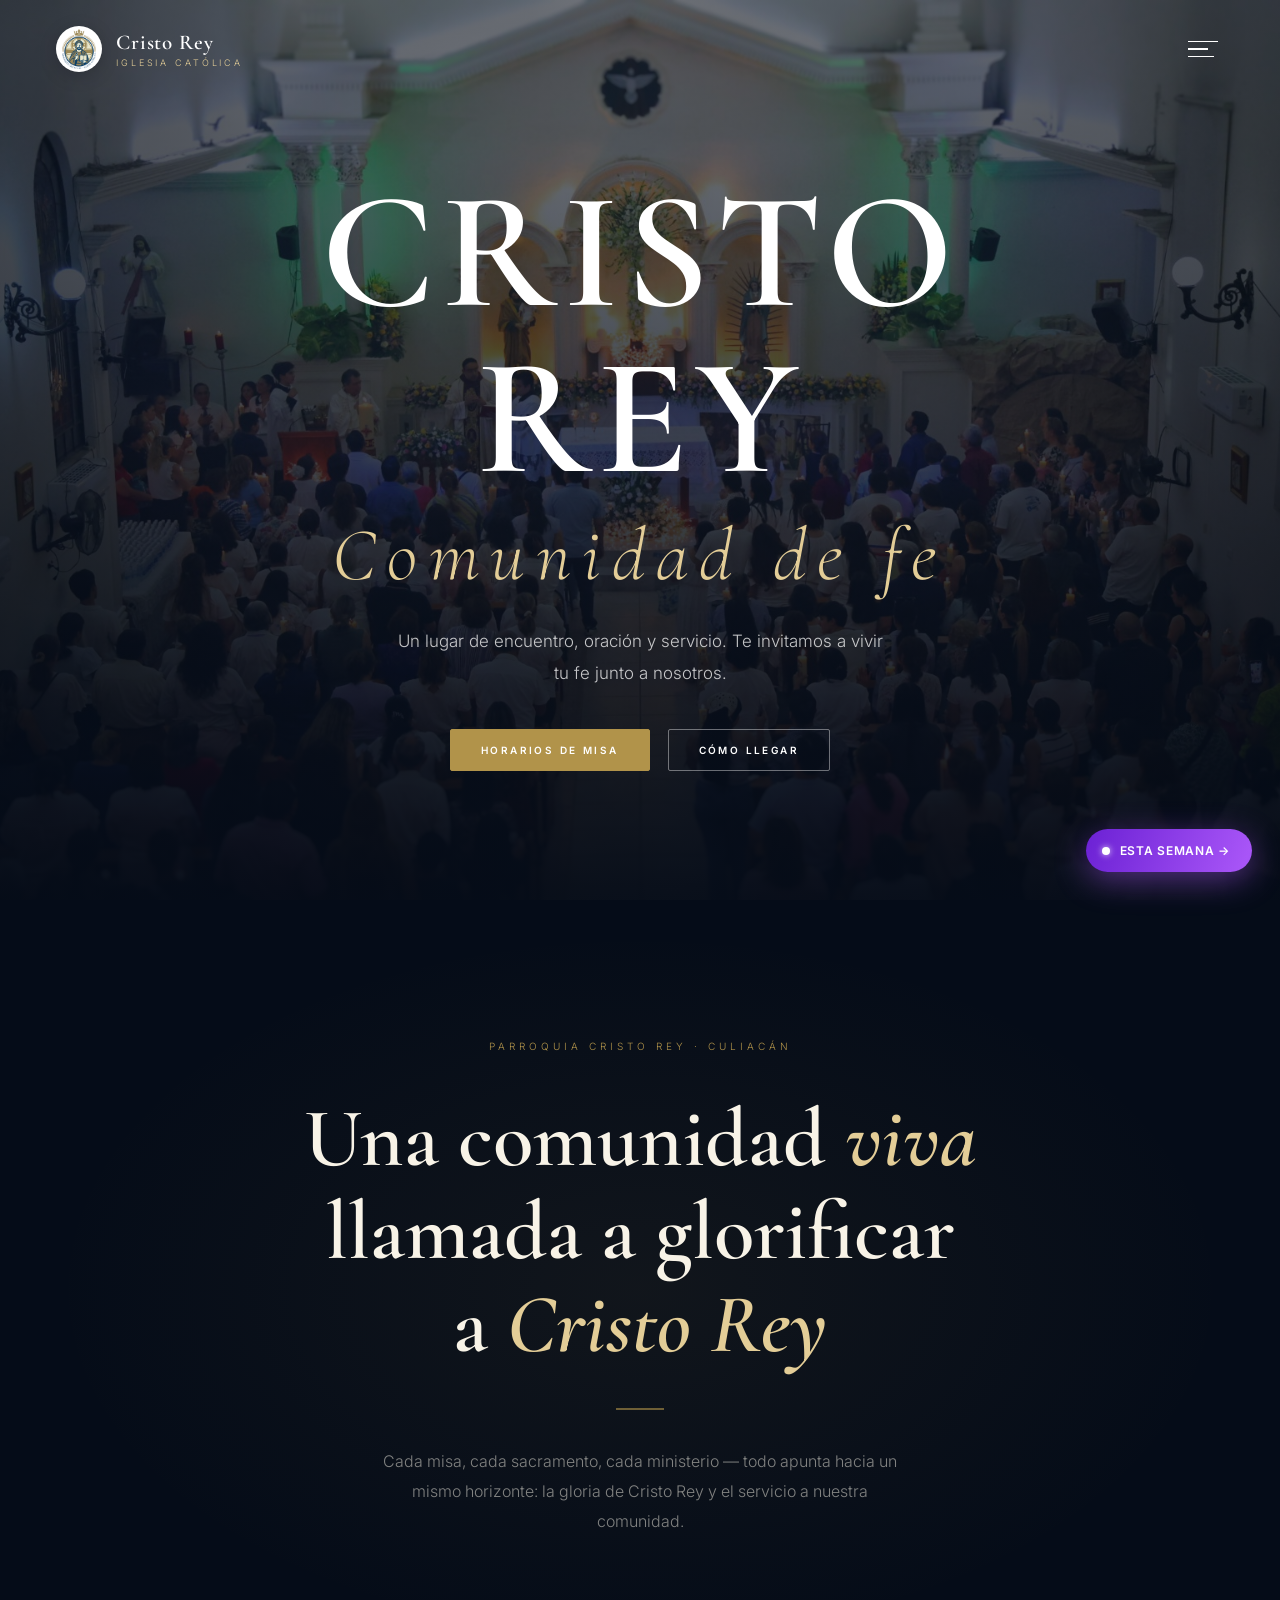
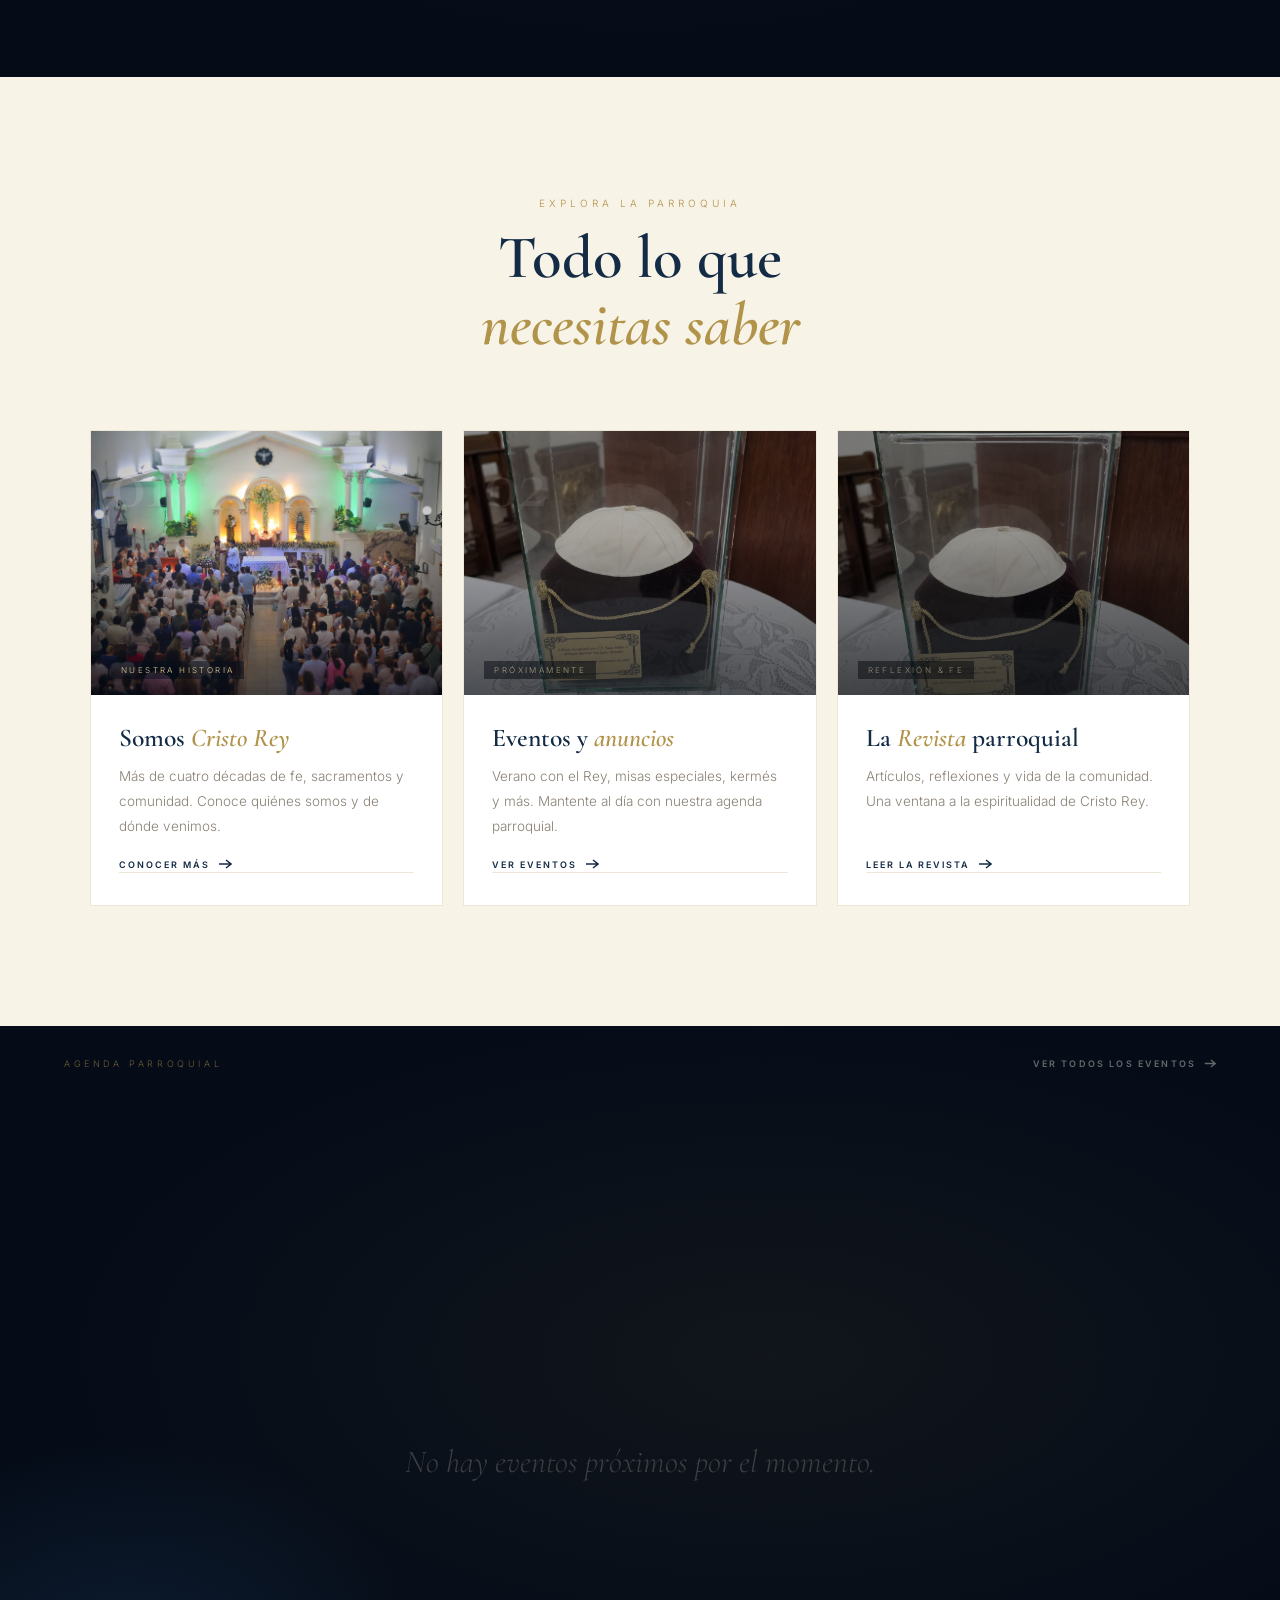
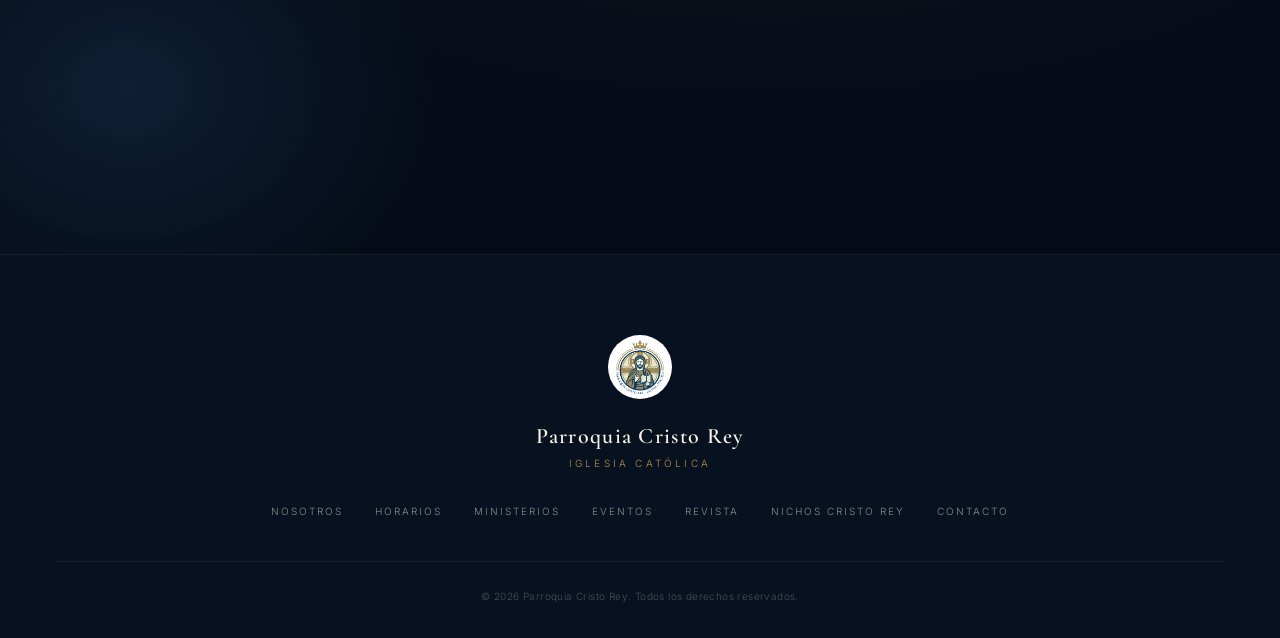
<file: index.html>
<!DOCTYPE html>
<html lang="es">
<head>
  <meta charset="UTF-8"/>
  <meta name="viewport" content="width=device-width, initial-scale=1.0"/>
  <title>Parroquia Cristo Rey</title>
  <meta name="description" content="Parroquia Cristo Rey — Iglesia Católica en Culiacán, Sinaloa. Horarios de misas, sacramentos, ministerios y eventos."/>
  <!-- Favicon -->
  <link rel="icon" type="image/png" href="/TNY-Media/assets/logo.png"/>
  <link rel="apple-touch-icon" href="/TNY-Media/assets/logo.png"/>
  <!-- Open Graph -->
  <meta property="og:site_name" content="Parroquia Cristo Rey"/>
  <meta property="og:locale" content="es_MX"/>
  <meta property="og:image" content="/TNY-Media/assets/hero.jpeg"/>
  <link href="https://fonts.googleapis.com/css2?family=Cormorant+Garamond:ital,wght@0,300;0,400;0,500;0,600;1,300;1,400;1,600&family=Inter:wght@300;400;500;600;700;800;900&display=swap" rel="stylesheet"/>
  <style>
    *, *::before, *::after { box-sizing: border-box; margin: 0; padding: 0; }
    :root {
      --navy: #142b46; --navy2: #08111f; --black: #050c18;
      --gold: #b1934a; --gold2: #e3cd97;
      --cream: #f8f3e7; --paper: #efe6d2; --ink: #1a2230;
      --mid: #8a8175; --line: rgba(177,147,74,0.22); --white: #ffffff;
    }
    html { scroll-behavior: smooth; }
    body { font-family: 'Inter', sans-serif; font-weight: 300; color: var(--ink); background: var(--cream); overflow-x: hidden; }
    h1, h2, h3, h4 { font-family: 'Cormorant Garamond', serif; }
    img { max-width: 100%; display: block; }
    a { text-decoration: none; }

    .reveal { opacity: 0; transform: translateY(28px); transition: opacity 0.9s ease, transform 0.9s ease; }
    .reveal-scale { opacity: 0; transform: scale(0.96); transition: opacity 0.9s ease, transform 0.9s ease; }
    .reveal.in, .reveal-scale.in { opacity: 1; transform: none; }

    /* SCROLL PROGRESS */
    #scrollBar { position: fixed; top: 0; left: 0; height: 3px; background: linear-gradient(90deg, var(--gold), var(--gold2)); width: 0%; z-index: 1002; transition: width 0.1s linear; }

    /* HEADER */
    header {
      position: fixed; top: 0; left: 0; right: 0; z-index: 1001;
      display: flex; align-items: center; justify-content: space-between;
      padding: 26px 56px;
      transition: background 0.4s, padding 0.4s, border-color 0.4s, box-shadow 0.4s;
      border-bottom: 1px solid transparent;
    }
    header.solid { background: rgba(248,243,231,0.92); backdrop-filter: blur(10px); padding: 16px 56px; border-color: var(--line); box-shadow: 0 8px 30px rgba(20,43,70,0.05); }
    .brand { display: flex; align-items: center; gap: 14px; color: var(--white); transition: color 0.4s; }
    header.solid .brand { color: var(--navy); }
    .brand-logo { width: 46px; height: 46px; border-radius: 50%; background: var(--white); display: flex; align-items: center; justify-content: center; flex-shrink: 0; overflow: hidden; padding: 3px; box-shadow: 0 4px 18px rgba(0,0,0,0.18); }
    .brand-logo img { width: 100%; height: 100%; object-fit: contain; }
    .brand-text { display: flex; flex-direction: column; line-height: 1.25; }
    .brand-text .name { font-family: 'Cormorant Garamond', serif; font-weight: 600; font-size: 21px; letter-spacing: 0.04em; }
    .brand-text .sub { font-size: 9px; letter-spacing: 0.32em; text-transform: uppercase; color: var(--gold2); }
    header.solid .brand-text .sub { color: var(--gold); }
    .menu-btn { display: flex; flex-direction: column; justify-content: center; gap: 6px; background: none; border: none; cursor: pointer; padding: 6px; z-index: 1001; color: var(--white); transition: color 0.4s; }
    header.solid .menu-btn { color: var(--navy); }
    .menu-btn span { display: block; height: 1.5px; background: currentColor; transition: width 0.4s, transform 0.4s, opacity 0.3s; }
    .menu-btn span:nth-child(1) { width: 30px; }
    .menu-btn span:nth-child(2) { width: 20px; }
    .menu-btn span:nth-child(3) { width: 26px; }
    .menu-btn.open span:nth-child(1) { width: 26px; transform: translateY(7.5px) rotate(45deg); }
    .menu-btn.open span:nth-child(2) { opacity: 0; width: 0; }
    .menu-btn.open span:nth-child(3) { width: 26px; transform: translateY(-7.5px) rotate(-45deg); }

    /* NAV OVERLAY */
    .nav-overlay { position: fixed; inset: 0; z-index: 1000; display: grid; grid-template-columns: 1fr 400px; pointer-events: none; overflow: hidden; }
    .nav-panel-left { background: var(--black); display: flex; flex-direction: column; justify-content: center; padding: 100px 72px 80px; transform: translateX(-100%); transition: transform 0.72s cubic-bezier(0.76,0,0.24,1); }
    .nav-panel-right { position: relative; overflow-y: auto; overflow-x: hidden; transform: translateX(100%); transition: transform 0.72s cubic-bezier(0.76,0,0.24,1) 0.06s; background: linear-gradient(135deg, #0d1e36 0%, #1a3875 40%, #b1934a 80%, #e8a020 100%); }
    .nav-panel-right-inner { position: relative; z-index: 1; min-height: 100%; display: flex; flex-direction: column; justify-content: flex-end; padding: 120px 44px 56px; }
    .nav-overlay.open { pointer-events: all; }
    .nav-overlay.open .nav-panel-left { transform: translateX(0); }
    .nav-overlay.open .nav-panel-right { transform: translateX(0); }
    .nav-links { list-style: none; }
    .nav-links li { opacity: 0; transform: translateY(24px); transition: opacity 0.5s ease, transform 0.5s ease; }
    .nav-overlay.open .nav-links li:nth-child(1) { opacity:1; transform:none; transition-delay:0.30s; }
    .nav-overlay.open .nav-links li:nth-child(2) { opacity:1; transform:none; transition-delay:0.38s; }
    .nav-overlay.open .nav-links li:nth-child(3) { opacity:1; transform:none; transition-delay:0.46s; }
    .nav-overlay.open .nav-links li:nth-child(4) { opacity:1; transform:none; transition-delay:0.54s; }
    .nav-overlay.open .nav-links li:nth-child(5) { opacity:1; transform:none; transition-delay:0.62s; }
    .nav-overlay.open .nav-links li:nth-child(6) { opacity:1; transform:none; transition-delay:0.70s; }
    .nav-links a { display: block; font-family: 'Cormorant Garamond', serif; font-size: clamp(2.8rem, 5.5vw, 4.4rem); font-weight: 600; line-height: 1.1; color: rgba(248,243,231,0.18); padding: 10px 0; letter-spacing: 0.02em; transition: color 0.3s, letter-spacing 0.4s; position: relative; }
    .nav-links a:hover { color: var(--cream); letter-spacing: 0.06em; }
    .nav-links a span { display: inline-block; position: relative; }
    .nav-links a span::after { content: ''; position: absolute; left: 0; bottom: -2px; width: 0; height: 1px; background: var(--gold); transition: width 0.4s; }
    .nav-links a:hover span::after { width: 100%; }
    .nav-bottom { margin-top: 48px; padding-top: 28px; border-top: 1px solid rgba(177,147,74,0.2); display: flex; gap: 40px; opacity: 0; transition: opacity 0.5s ease 0.75s; }
    .nav-overlay.open .nav-bottom { opacity: 1; }
    .nav-bottom-item { font-size: 11px; letter-spacing: 0.2em; text-transform: uppercase; color: rgba(248,243,231,0.35); line-height: 1.8; }
    .nav-bottom-item strong { display: block; color: rgba(248,243,231,0.65); font-weight: 500; margin-bottom: 4px; }
    .nav-event-badge { display: inline-block; background: var(--gold); color: var(--white); font-size: 9px; font-weight: 600; letter-spacing: 0.24em; text-transform: uppercase; padding: 5px 12px; margin-bottom: 20px; opacity: 0; transform: translateY(16px); transition: opacity 0.5s ease 0.6s, transform 0.5s ease 0.6s; }
    .nav-event-title { font-family: 'Cormorant Garamond', serif; font-size: clamp(2.4rem, 4vw, 3.6rem); font-weight: 600; line-height: 1.1; color: var(--white); margin-bottom: 16px; opacity: 0; transform: translateY(16px); transition: opacity 0.5s ease 0.68s, transform 0.5s ease 0.68s; }
    .nav-event-meta { font-size: 12px; letter-spacing: 0.2em; text-transform: uppercase; color: rgba(255,255,255,0.58); margin-bottom: 28px; line-height: 1.9; opacity: 0; transform: translateY(12px); transition: opacity 0.5s ease 0.74s, transform 0.5s ease 0.74s; }
    .nav-event-cta { display: inline-flex; align-items: center; gap: 10px; font-size: 10px; font-weight: 600; letter-spacing: 0.24em; text-transform: uppercase; color: var(--cream); border: 1px solid rgba(255,255,255,0.35); padding: 14px 26px; opacity: 0; transform: translateY(12px); transition: opacity 0.5s ease 0.80s, transform 0.5s ease 0.80s, background 0.3s, border-color 0.3s; }
    .nav-event-cta:hover { background: var(--gold); border-color: var(--gold); }
    .nav-overlay.open .nav-event-badge, .nav-overlay.open .nav-event-title, .nav-overlay.open .nav-event-meta, .nav-overlay.open .nav-event-cta { opacity: 1; transform: none; }
    .nav-event-deco { position: absolute; top: 0; right: 0; width: 70%; height: 100%; background: radial-gradient(ellipse at top right, rgba(255,255,255,0.06) 0%, transparent 60%); pointer-events: none; }
    .nav-event-number { position: absolute; top: 40px; right: 36px; font-family: 'Cormorant Garamond', serif; font-size: 9rem; font-weight: 600; line-height: 1; color: rgba(255,255,255,0.04); pointer-events: none; letter-spacing: -0.04em; }

    /* HERO */
    .hero {
      position: relative; min-height: 100vh;
      display: flex; flex-direction: column; align-items: center; justify-content: center;
      text-align: center; padding: 120px 24px 80px; overflow: hidden;
      gap: 0;
    }
    .hero-bg {
      position: absolute; inset: 0;
      background: url('assets/hero.jpeg') center 28% / cover no-repeat;
      will-change: transform;
    }
    .hero-bg::after {
      content: ''; position: absolute; inset: 0;
      background: linear-gradient(180deg, rgba(5,12,24,0.55) 0%, rgba(5,12,24,0.82) 65%, rgba(5,12,24,0.97) 100%);
    }
    .hero-content { position: relative; z-index: 2; max-width: 940px; }
    .hero-eyebrow { display: block; font-size: 11px; letter-spacing: 0.5em; text-transform: uppercase; color: var(--gold2); margin-bottom: 30px; animation: heroIn 1s ease 0.2s both; }

    /* HERO EVENT CHIP */
    .hero-ev-chip {
      display: inline-flex; align-items: center; gap: 12px;
      padding: 13px 26px 13px 18px;
      border-radius: 100px;
      background: linear-gradient(110deg, #6b21d4, #a855f7, #7c3aed, #6b21d4);
      background-size: 300% 100%;
      border: none; cursor: pointer; text-decoration: none;
      box-shadow: 0 0 28px rgba(168,85,247,0.55), 0 0 60px rgba(168,85,247,0.2);
      animation: heroIn 1s ease 1.0s both, chipFlow 3s linear 2s infinite;
      transition: box-shadow 0.3s, transform 0.25s;
    }
    .hero-ev-chip:hover { box-shadow: 0 0 42px rgba(168,85,247,0.75), 0 0 80px rgba(168,85,247,0.3); transform: translateY(-3px) scale(1.03); }
    .hero-ev-chip .chip-dot { width: 9px; height: 9px; border-radius: 50%; background: #fff; box-shadow: 0 0 7px rgba(255,255,255,0.9); animation: pulse 1.4s ease-in-out infinite; }
    .hero-ev-chip .chip-text { font-size: 12px; font-weight: 700; letter-spacing: 0.18em; text-transform: uppercase; color: #fff; }
    .hero-ev-chip .chip-arrow { font-size: 14px; color: rgba(255,255,255,0.8); transition: transform 0.3s; }
    .hero-ev-chip:hover .chip-arrow { transform: translateY(4px); }

    /* LIVE EVENT CHIP — header */
    .header-chip {
      display: inline-flex; align-items: center; gap: 8px;
      padding: 6px 14px 6px 10px;
      border-radius: 100px;
      background: linear-gradient(110deg, #1a7a3a, #25c85a, #1db84f, #1a7a3a);
      background-size: 300% 100%;
      border: none; cursor: pointer; text-decoration: none;
      box-shadow: 0 0 14px rgba(37,200,90,0.5), 0 0 32px rgba(37,200,90,0.18);
      animation: chipFlow 3s linear infinite;
      transition: box-shadow 0.3s, transform 0.2s;
      position: absolute; left: 50%; transform: translateX(-50%);
    }
    .header-chip:hover { box-shadow: 0 0 22px rgba(37,200,90,0.7), 0 0 48px rgba(37,200,90,0.28); transform: translateX(-50%) scale(1.04); }
    @keyframes chipFlow { 0%{background-position:0% 0} 100%{background-position:300% 0} }
    .chip-dot { width: 7px; height: 7px; border-radius: 50%; background: #fff; flex-shrink: 0; box-shadow: 0 0 5px rgba(255,255,255,0.9); animation: pulse 1.4s ease-in-out infinite; }
    .chip-text { font-size: 10px; font-weight: 700; letter-spacing: 0.14em; text-transform: uppercase; color: #fff; white-space: nowrap; }
    .chip-arrow { font-size: 11px; color: rgba(255,255,255,0.75); transition: transform 0.3s; }
    .header-chip:hover .chip-arrow { transform: translateY(3px); }
    @media (max-width: 480px) {
      .chip-text { font-size: 9px; letter-spacing: 0.1em; }
      .header-chip { padding: 5px 11px 5px 8px; gap: 6px; }
    }
    .hero h1 { font-weight: 600; font-size: clamp(4.5rem, 13vw, 11rem); line-height: 1; letter-spacing: 0.04em; color: var(--white); text-transform: uppercase; animation: heroIn 1s ease 0.5s both; }
    .hero h1 em { display: block; font-style: italic; font-weight: 300; font-size: 0.45em; letter-spacing: 0.15em; color: var(--gold2); text-transform: none; margin-top: 16px; }
    .hero p { font-size: 17px; line-height: 1.9; color: rgba(255,255,255,0.75); max-width: 500px; margin: 32px auto 40px; font-weight: 300; animation: heroIn 1s ease 0.8s both; }
    .hero-cta { display: flex; gap: 18px; justify-content: center; flex-wrap: wrap; animation: heroIn 1s ease 1.0s both; }
    .btn { display: inline-block; font-size: 10px; font-weight: 600; letter-spacing: 0.24em; text-transform: uppercase; padding: 14px 30px; border-radius: 2px; transition: all 0.25s; border: 1px solid transparent; }
    .btn-gold { background: var(--gold); color: var(--white); border-color: var(--gold); }
    .btn-gold:hover { background: transparent; color: var(--gold); }
    .btn-outline { border-color: rgba(255,255,255,0.4); color: var(--white); }
    .btn-outline:hover { background: rgba(255,255,255,0.1); border-color: var(--gold2); }
    .hero-scroll { position: absolute; bottom: 36px; left: 50%; transform: translateX(-50%); z-index: 2; display: flex; flex-direction: column; align-items: center; gap: 10px; color: rgba(255,255,255,0.5); font-size: 9px; letter-spacing: 0.32em; text-transform: uppercase; }
    .hero-scroll .stick { width: 1px; height: 38px; background: linear-gradient(180deg, var(--gold2), transparent); animation: stickPulse 2.4s ease-in-out infinite; }
    @keyframes stickPulse { 0%,100% { opacity:0.4; } 50% { opacity:1; } }
    @keyframes heroIn { from { opacity:0; transform: translateY(32px); } to { opacity:1; transform:none; } }

    /* STATEMENT */
    .statement { background: var(--black); padding: 140px 24px; text-align: center; position: relative; overflow: hidden; }
    .statement::before { content: ''; position: absolute; inset: 0; background: radial-gradient(ellipse at 50% 50%, rgba(177,147,74,0.07) 0%, transparent 65%); }
    .statement-inner { position: relative; z-index: 1; max-width: 900px; margin: 0 auto; }
    .st-tag { font-size: 10px; letter-spacing: 0.4em; text-transform: uppercase; color: var(--gold); margin-bottom: 40px; display: block; }
    .st-text { font-family: 'Cormorant Garamond', serif; font-weight: 600; font-size: clamp(2.6rem, 6.5vw, 5.5rem); line-height: 1.12; color: var(--cream); }
    .st-text em { font-style: italic; color: var(--gold2); }
    .st-line { width: 48px; height: 2px; background: var(--gold); margin: 36px auto; opacity: 0.6; }
    .st-sub { font-size: 16px; color: rgba(248,243,231,0.5); line-height: 1.9; max-width: 520px; margin: 0 auto; }

    /* TEASER CARDS */
    .teasers { background: var(--cream); padding: 120px 56px; }
    .teasers-head { text-align: center; margin-bottom: 72px; }
    .teasers-head .label { font-size: 10px; letter-spacing: 0.4em; text-transform: uppercase; color: var(--gold); margin-bottom: 16px; display: block; }
    .teasers-head h2 { font-family: 'Cormorant Garamond', serif; font-weight: 600; font-size: clamp(2.4rem, 5vw, 3.8rem); color: var(--navy); line-height: 1.1; }
    .teasers-head h2 em { font-style: italic; color: var(--gold); }
    .teasers-grid { display: grid; grid-template-columns: repeat(3, 1fr); gap: 20px; max-width: 1100px; margin: 0 auto; }
    .teaser-card {
      position: relative; overflow: hidden; border: 1px solid var(--line);
      display: flex; flex-direction: column; min-height: 420px;
      transition: box-shadow 0.35s, transform 0.35s;
      background: var(--white);
    }
    .teaser-card:hover { box-shadow: 0 24px 60px rgba(20,43,70,0.12); transform: translateY(-6px); }
    .teaser-img {
      aspect-ratio: 4/3; flex-shrink: 0;
      background: url('assets/hero.jpeg') center / cover no-repeat;
      position: relative;
    }
    .teaser-img::after { content: ''; position: absolute; inset: 0; background: linear-gradient(to bottom, transparent 40%, rgba(5,12,24,0.55) 100%); transition: opacity 0.35s; }
    .teaser-card:hover .teaser-img::after { opacity: 0.7; }
    .teaser-img-dark { background-image: url('assets/gallery/images/1782245668051.jpeg'); background-position: center; filter: brightness(0.75) saturate(0.7); }
    .teaser-img-mid { background-image: url('assets/gallery/images/1782245670287.jpeg'); background-position: center 40%; filter: brightness(0.65) saturate(0.6); }
    .teaser-num { position: absolute; top: 16px; left: 20px; font-family: 'Cormorant Garamond', serif; font-size: 4.5rem; font-weight: 600; color: rgba(255,255,255,0.12); line-height: 1; z-index: 1; }
    .teaser-tag { position: absolute; bottom: 16px; left: 20px; font-size: 8px; letter-spacing: 0.3em; text-transform: uppercase; color: var(--gold2); background: rgba(5,12,24,0.5); padding: 4px 10px; z-index: 1; }
    .teaser-body { padding: 28px 28px 32px; flex: 1; display: flex; flex-direction: column; }
    .teaser-body h3 { font-family: 'Cormorant Garamond', serif; font-weight: 600; font-size: 1.6rem; color: var(--navy); margin-bottom: 10px; line-height: 1.2; }
    .teaser-body h3 em { font-style: italic; color: var(--gold); }
    .teaser-body p { font-size: 13.5px; line-height: 1.85; color: var(--mid); flex: 1; }
    .teaser-link { display: inline-flex; align-items: center; gap: 8px; margin-top: 20px; font-size: 9px; font-weight: 600; letter-spacing: 0.22em; text-transform: uppercase; color: var(--navy); border-bottom: 1px solid var(--line); padding-bottom: 2px; transition: color 0.2s, border-color 0.2s; }
    .teaser-link:hover { color: var(--gold); border-color: var(--gold); }
    .teaser-link svg { transition: transform 0.2s; }
    .teaser-card:hover .teaser-link svg { transform: translateX(4px); }

    /* NEXT EVENT TEASER */
    /* ── CINEMATIC EVENTS SECTION ── */
    .events-sec {
      position: relative; background: var(--black); overflow: hidden;
      min-height: 92vh; display: flex; flex-direction: column;
    }
    /* Atmospheric background glow */
    .events-sec::before {
      content: ''; position: absolute; inset: 0; pointer-events: none;
      background: radial-gradient(ellipse 80% 60% at 60% 40%, rgba(177,147,74,0.07) 0%, transparent 70%),
                  radial-gradient(ellipse 40% 50% at 10% 80%, rgba(20,43,70,0.6) 0%, transparent 60%);
    }
    /* Decorative large number watermark */
    .ev-deco-num {
      position: absolute; right: 48px; top: 50%; transform: translateY(-55%);
      font-family: 'Cormorant Garamond', serif; font-size: clamp(14rem, 22vw, 22rem);
      font-weight: 600; line-height: 1; color: rgba(177,147,74,0.04);
      pointer-events: none; letter-spacing: -0.04em; user-select: none;
    }

    /* Top strip */
    .ev-topbar {
      display: flex; align-items: center; justify-content: space-between;
      padding: 32px 64px 0; position: relative; z-index: 1;
    }
    .ev-topbar-label { font-size: 9px; letter-spacing: 0.4em; text-transform: uppercase; color: rgba(177,147,74,0.6); }
    .ev-topbar-link { display: inline-flex; align-items: center; gap: 8px; font-size: 9px; font-weight: 600; letter-spacing: 0.24em; text-transform: uppercase; color: rgba(248,243,231,0.4); transition: color 0.2s; }
    .ev-topbar-link:hover { color: var(--gold2); }

    /* Main content */
    .ev-main {
      flex: 1; display: grid; grid-template-columns: 1fr auto;
      align-items: center; gap: 60px;
      padding: 48px 64px 40px; position: relative; z-index: 1;
    }

    /* Left — event info */
    .ev-badge-row { display: flex; align-items: center; gap: 12px; margin-bottom: 24px; }
    .ev-live-dot { width: 8px; height: 8px; border-radius: 50%; background: var(--gold); flex-shrink: 0; animation: pulse 1.8s ease-in-out infinite; }
    .ev-badge { font-size: 9px; font-weight: 700; letter-spacing: 0.32em; text-transform: uppercase; color: var(--gold); }
    .ev-series-pill { font-size: 9px; letter-spacing: 0.2em; text-transform: uppercase; color: rgba(248,243,231,0.35); background: rgba(255,255,255,0.04); border: 1px solid rgba(255,255,255,0.08); padding: 3px 10px; }
    .ev-main-title {
      font-family: 'Cormorant Garamond', serif;
      font-size: clamp(3rem, 5.5vw, 5.2rem);
      font-weight: 600; line-height: 1.05; color: var(--cream);
      margin-bottom: 20px; letter-spacing: -0.01em;
    }
    .ev-main-title em { font-style: italic; color: var(--gold2); }
    .ev-main-desc { font-size: 13px; line-height: 1.9; color: rgba(248,243,231,0.42); max-width: 440px; margin-bottom: 36px; }
    .ev-main-meta { display: flex; align-items: center; gap: 28px; flex-wrap: wrap; }
    .ev-meta-item { display: flex; align-items: center; gap: 8px; font-size: 11px; letter-spacing: 0.12em; color: rgba(248,243,231,0.55); }
    .ev-meta-item svg { color: var(--gold); opacity: 0.8; }

    /* Right — countdown */
    .ev-countdown { text-align: center; flex-shrink: 0; }
    .ev-countdown-label { font-size: 8px; letter-spacing: 0.36em; text-transform: uppercase; color: rgba(248,243,231,0.3); margin-bottom: 16px; }
    .ev-digits { display: flex; align-items: flex-start; gap: 4px; }
    .ev-digit-block { display: flex; flex-direction: column; align-items: center; }
    .ev-digit-num {
      font-family: 'Cormorant Garamond', serif;
      font-size: clamp(3.8rem, 6vw, 6rem);
      font-weight: 600; line-height: 1; color: var(--cream);
      background: rgba(255,255,255,0.03); border: 1px solid rgba(177,147,74,0.12);
      padding: 12px 18px; min-width: 90px; text-align: center;
      transition: color 0.3s;
    }
    .ev-digit-sep {
      font-family: 'Cormorant Garamond', serif;
      font-size: clamp(3rem, 5vw, 4.8rem); font-weight: 300;
      color: rgba(177,147,74,0.4); line-height: 1.15;
      padding: 12px 2px;
    }
    .ev-digit-unit { font-size: 8px; letter-spacing: 0.24em; text-transform: uppercase; color: rgba(248,243,231,0.28); margin-top: 8px; }
    .ev-countdown-passed { font-family: 'Cormorant Garamond', serif; font-size: 1.6rem; font-style: italic; color: var(--gold2); text-align: center; }

    /* EN VIVO state */
    .events-sec.ev-live::before {
      background: radial-gradient(ellipse 90% 70% at 55% 40%, rgba(177,147,74,0.13) 0%, transparent 65%),
                  radial-gradient(ellipse 40% 50% at 10% 80%, rgba(20,43,70,0.6) 0%, transparent 60%);
      animation: evGlowPulse 3s ease-in-out infinite;
    }
    @keyframes evGlowPulse {
      0%,100% { opacity: 1; } 50% { opacity: 0.55; }
    }
    .ev-live-badge {
      display: inline-flex; align-items: center; gap: 10px;
      background: rgba(177,147,74,0.12); border: 1px solid rgba(177,147,74,0.4);
      padding: 8px 18px; margin-bottom: 24px;
    }
    .ev-live-dot-big {
      width: 10px; height: 10px; border-radius: 50%; background: #e74c3c; flex-shrink: 0;
      box-shadow: 0 0 0 0 rgba(231,76,60,0.6);
      animation: liveRing 1.4s ease-out infinite;
    }
    @keyframes liveRing {
      0% { box-shadow: 0 0 0 0 rgba(231,76,60,0.7); }
      70% { box-shadow: 0 0 0 12px rgba(231,76,60,0); }
      100% { box-shadow: 0 0 0 0 rgba(231,76,60,0); }
    }
    .ev-live-text { font-size: 10px; font-weight: 700; letter-spacing: 0.32em; text-transform: uppercase; color: var(--gold2); }
    .ev-live-block { text-align: center; padding: 16px 0; }
    .ev-live-now { font-family: 'Cormorant Garamond', serif; font-size: clamp(2.4rem, 4vw, 3.8rem); font-style: italic; color: var(--cream); line-height: 1.1; }
    .ev-live-sub { font-size: 10px; letter-spacing: 0.28em; text-transform: uppercase; color: rgba(248,243,231,0.35); margin-top: 10px; }

    /* Week strip */
    .ev-week-strip {
      display: flex; border-top: 1px solid rgba(177,147,74,0.1);
      position: relative; z-index: 1;
    }
    .ev-week-day {
      flex: 1; padding: 20px 16px 22px; text-align: center;
      border-right: 1px solid rgba(177,147,74,0.08);
      cursor: default; transition: background 0.2s;
      position: relative; overflow: hidden;
    }
    .ev-week-day:last-child { border-right: none; }
    .ev-week-day.ev-day-active { background: rgba(177,147,74,0.09); }
    .ev-week-day.ev-day-active::before {
      content: ''; position: absolute; top: 0; left: 0; right: 0; height: 2px;
      background: linear-gradient(90deg, var(--gold), var(--gold2));
    }
    .ev-week-day.ev-day-past { opacity: 0.35; }
    .ev-week-day-name { font-size: 8px; letter-spacing: 0.26em; text-transform: uppercase; color: rgba(248,243,231,0.35); margin-bottom: 6px; }
    .ev-week-day.ev-day-active .ev-week-day-name { color: var(--gold); }
    .ev-week-day-num { font-family: 'Cormorant Garamond', serif; font-size: 1.8rem; font-weight: 600; color: rgba(248,243,231,0.5); line-height: 1; margin-bottom: 8px; }
    .ev-week-day.ev-day-active .ev-week-day-num { color: var(--cream); }
    .ev-week-day-title { font-size: 9px; line-height: 1.4; color: rgba(248,243,231,0.3); }
    .ev-week-day.ev-day-active .ev-week-day-title { color: rgba(248,243,231,0.65); }

    /* Fallback no-event */
    .ev-empty { flex: 1; display: flex; align-items: center; justify-content: center; padding: 80px 64px; font-family: 'Cormorant Garamond', serif; font-size: 2rem; font-style: italic; color: rgba(248,243,231,0.2); }

    @keyframes pulse { 0%,100%{opacity:1;transform:scale(1)} 50%{opacity:.4;transform:scale(0.85)} }

    /* FOOTER */
    footer { background: var(--navy2); color: rgba(248,243,231,0.55); padding: 80px 56px 36px; text-align: center; border-top: 1px solid rgba(177,147,74,0.1); }
    .footer-logo { width: 64px; height: 64px; border-radius: 50%; background: var(--white); margin: 0 auto 24px; display: flex; align-items: center; justify-content: center; padding: 5px; }
    .footer-logo img { width: 100%; height: 100%; object-fit: contain; }
    footer .fname { font-family: 'Cormorant Garamond', serif; font-weight: 600; font-size: 22px; color: var(--cream); letter-spacing: 0.06em; margin-bottom: 8px; }
    footer .ftag { font-size: 10px; letter-spacing: 0.32em; text-transform: uppercase; color: var(--gold); margin-bottom: 36px; }
    .footer-nav { display: flex; gap: 32px; justify-content: center; flex-wrap: wrap; margin-bottom: 44px; }
    .footer-nav a { font-size: 10px; letter-spacing: 0.2em; text-transform: uppercase; color: rgba(248,243,231,0.55); transition: color 0.2s; }
    .footer-nav a:hover { color: var(--gold2); }
    footer .copy { font-size: 10px; letter-spacing: 0.04em; color: rgba(248,243,231,0.28); padding-top: 28px; border-top: 1px solid rgba(248,243,231,0.07); }

    @media (max-width: 860px) {
      header { padding: 20px 24px; } header.solid { padding: 14px 24px; }
      .teasers { padding: 80px 24px; }
      .teasers-grid { grid-template-columns: 1fr; gap: 16px; }
      .teaser-card { min-height: auto; }
      .events-sec { min-height: auto; }
      .ev-topbar { padding: 24px 24px 0; }
      .ev-main { grid-template-columns: 1fr; gap: 40px; padding: 36px 24px 28px; }
      .ev-countdown { display: flex; flex-direction: column; align-items: flex-start; }
      .ev-digit-num { font-size: 3rem; padding: 8px 14px; min-width: 70px; }
      .ev-digit-sep { font-size: 2.6rem; }
      .ev-deco-num { display: none; }
      .ev-week-strip { flex-wrap: wrap; }
      .ev-week-day { flex: 0 0 calc(100% / 5); padding: 14px 8px 16px; }
      .ev-week-day-title { display: none; }
      .ev-main-title { font-size: clamp(2.4rem, 9vw, 4rem); }
      .nav-overlay { grid-template-columns: 1fr; } .nav-panel-right { display: none; }
      .nav-panel-left { padding: 100px 36px 56px; overflow-y: auto; justify-content: flex-start; }
      footer { padding: 60px 24px 28px; }
    }
    @media (max-width: 580px) { .hero h1 { font-size: clamp(3.6rem, 12vw, 5.5rem); } }
    .nav-mobile-event {
      display: none;
    }
    @media (max-width: 860px) {
      .nav-mobile-event {
        display: block;
        margin-top: 32px;
        padding: 20px 24px;
        background: linear-gradient(135deg, #0d1e36, #1a3875);
        border: 1px solid rgba(177,147,74,0.3);
        border-radius: 4px;
        text-decoration: none;
        opacity: 0;
        transition: opacity 0.5s ease 0.78s;
      }
      .nav-overlay.open .nav-mobile-event { opacity: 1; }
      .nav-mobile-event-badge {
        display: inline-block;
        background: #b1934a;
        color: #fff;
        font-size: 9px;
        font-weight: 600;
        letter-spacing: 0.22em;
        text-transform: uppercase;
        padding: 4px 10px;
        margin-bottom: 10px;
      }
      .nav-mobile-event-title {
        display: block;
        font-family: 'Cormorant Garamond', serif;
        font-size: 1.8rem;
        font-weight: 600;
        color: #f8f3e7;
        line-height: 1.2;
        margin-bottom: 8px;
      }
      .nav-mobile-event-sub {
        display: block;
        font-size: 11px;
        letter-spacing: 0.14em;
        text-transform: uppercase;
        color: rgba(248,243,231,0.55);
      }
    }

    /* WHATSAPP FLOAT */
    .wa-float {
      position: fixed;
      bottom: 28px;
      right: 28px;
      z-index: 999;
      display: flex;
      align-items: center;
      gap: 10px;
      background: linear-gradient(110deg, #6b21d4, #a855f7, #7c3aed, #6b21d4);
      background-size: 300% 100%;
      color: #fff;
      border-radius: 50px;
      padding: 14px 22px 14px 16px;
      box-shadow: 0 8px 32px rgba(168,85,247,0.45), 0 0 0 0 rgba(168,85,247,0.3);
      text-decoration: none;
      font-family: 'Inter', sans-serif;
      font-size: 12px;
      font-weight: 600;
      letter-spacing: 0.06em;
      text-transform: uppercase;
      transition: transform 0.25s, box-shadow 0.25s;
      animation: waIn 0.6s ease 1.5s both, chipFlow 3s linear 2s infinite, floatPulse 2.4s ease-in-out 2.5s infinite;
    }
    .wa-float:hover { transform: translateY(-4px); box-shadow: 0 18px 48px rgba(168,85,247,0.6), 0 0 60px rgba(168,85,247,0.25); }
    @keyframes waIn { from { opacity:0; transform:translateY(20px); } to { opacity:1; transform:translateY(0); } }
    @keyframes floatPulse { 0%,100%{box-shadow:0 8px 32px rgba(168,85,247,0.45),0 0 0 0 rgba(168,85,247,0.3)} 50%{box-shadow:0 8px 32px rgba(168,85,247,0.45),0 0 0 10px rgba(168,85,247,0)} }
    .wa-float-dot { width: 8px; height: 8px; border-radius: 50%; background: #fff; flex-shrink: 0; box-shadow: 0 0 6px rgba(255,255,255,0.8); animation: pulse 1.5s ease-in-out infinite; }
    .wa-float-label { white-space: nowrap; }
    @media (max-width: 600px) {
      .wa-float { padding: 11px 16px 11px 12px; bottom: 18px; right: 14px; font-size: 10px; gap: 8px; }
    }
  </style>
</head>
<body>

<div id="scrollBar"></div>

<!-- HEADER -->
<header id="header">
  <a class="brand" href="index.html">
    <span class="brand-logo"><img src="assets/logo.png" alt="Parroquia Cristo Rey"/></span>
    <span class="brand-text">
      <span class="name">Cristo Rey</span>
      <span class="sub">Iglesia Católica</span>
    </span>
  </a>
  <button class="menu-btn" id="menuBtn" aria-label="Abrir menú" aria-expanded="false">
    <span></span><span></span><span></span>
  </button>
</header>

<!-- NAV OVERLAY -->
<div class="nav-overlay" id="navOverlay" role="dialog" aria-label="Navegación principal" aria-hidden="true">
  <div class="nav-panel-left">
    <ul class="nav-links">
      <li><a href="nosotros/"><span>Vida Parroquial</span></a></li>
      <li><a href="horarios/"><span>Horarios</span></a></li>
      <li><a href="ministerios/"><span>Ministerios</span></a></li>
      <li><a href="eventos/"><span>Eventos</span></a></li>
      <li><a href="blog/"><span>Revista</span></a></li>
      <li><a href="contacto/"><span>Contacto</span></a></li>
    </ul>
    <div class="nav-bottom">
      <div class="nav-bottom-item"><strong>Dirección</strong>Parroquia Cristo Rey<br>Culiacán, Sinaloa</div>
      <div class="nav-bottom-item"><strong>Horario de oficina</strong>Mar – Sáb · 9:00 – 13:00</div>
    </div>
    <a class="nav-mobile-event" href="eventos/">
      <span class="nav-mobile-event-badge">Inscripciones abiertas</span>
      <span class="nav-mobile-event-title">Verano con el Rey</span>
      <span class="nav-mobile-event-sub">20–24 Jul · Arte · Ciencia · Deporte · $70/día</span>
    </a>
  </div>
  <div class="nav-panel-right">
    <div class="nav-event-deco"></div>
    <div class="nav-event-number">26</div>
    <div class="nav-panel-right-inner">
      <span class="nav-event-badge">Inscripciones abiertas</span>
      <div class="nav-event-title">Verano<br>con el Rey</div>
      <div class="nav-event-meta">
        Talleres · Arte · Ciencia · Deporte<br>
        20 – 24 de Julio · 9:00 A.M. – 12:00 P.M.<br>
        Niños 6–12 años · $70 por día
      </div>
      <a class="nav-event-cta" href="eventos/">
        Ver evento
        <svg width="14" height="10" viewBox="0 0 14 10" fill="none" stroke="currentColor" stroke-width="1.5"><path d="M1 5h12M8 1l5 4-5 4"/></svg>
      </a>
    </div>
  </div>
</div>

<!-- HERO -->
<section class="hero" id="inicio">
  <div class="hero-bg"></div>
  <div class="hero-content">
    <h1>Cristo Rey<em>Comunidad de fe</em></h1>
    <p>Un lugar de encuentro, oración y servicio. Te invitamos a vivir tu fe junto a nosotros.</p>
    <div class="hero-cta">
      <a class="btn btn-gold" href="horarios/">Horarios de Misa</a>
      <a class="btn btn-outline" href="contacto/">Cómo llegar</a>
    </div>
  </div>
</section>

<!-- STATEMENT -->
<section class="statement" id="statement">
  <div class="statement-inner reveal-scale">
    <span class="st-tag">Parroquia Cristo Rey · Culiacán</span>
    <h2 class="st-text">
      Una comunidad <em>viva</em><br/>
      llamada a glorificar<br/>
      a <em>Cristo Rey</em>
    </h2>
    <div class="st-line"></div>
    <p class="st-sub">Cada misa, cada sacramento, cada ministerio — todo apunta hacia un mismo horizonte: la gloria de Cristo Rey y el servicio a nuestra comunidad.</p>
  </div>
</section>

<!-- TEASER CARDS -->
<section class="teasers">
  <div class="teasers-head reveal">
    <span class="label">Explora la parroquia</span>
    <h2>Todo lo que<br/><em>necesitas saber</em></h2>
  </div>
  <div class="teasers-grid">
    <div class="teaser-card reveal">
      <div class="teaser-img">
        <span class="teaser-num">01</span>
        <span class="teaser-tag">Nuestra historia</span>
      </div>
      <div class="teaser-body">
        <h3>Somos <em>Cristo Rey</em></h3>
        <p>Más de cuatro décadas de fe, sacramentos y comunidad. Conoce quiénes somos y de dónde venimos.</p>
        <a class="teaser-link" href="nosotros/">Conocer más <svg width="14" height="10" viewBox="0 0 14 10" fill="none" stroke="currentColor" stroke-width="1.5"><path d="M1 5h12M8 1l5 4-5 4"/></svg></a>
      </div>
    </div>
    <div class="teaser-card reveal">
      <div class="teaser-img teaser-img-dark">
        <span class="teaser-num">02</span>
        <span class="teaser-tag">Próximamente</span>
      </div>
      <div class="teaser-body">
        <h3>Eventos y <em>anuncios</em></h3>
        <p>Verano con el Rey, misas especiales, kermés y más. Mantente al día con nuestra agenda parroquial.</p>
        <a class="teaser-link" href="eventos/">Ver eventos <svg width="14" height="10" viewBox="0 0 14 10" fill="none" stroke="currentColor" stroke-width="1.5"><path d="M1 5h12M8 1l5 4-5 4"/></svg></a>
      </div>
    </div>
    <div class="teaser-card reveal">
      <div class="teaser-img teaser-img-mid">
        <span class="teaser-num">03</span>
        <span class="teaser-tag">Reflexión &amp; fe</span>
      </div>
      <div class="teaser-body">
        <h3>La <em>Revista</em> parroquial</h3>
        <p>Artículos, reflexiones y vida de la comunidad. Una ventana a la espiritualidad de Cristo Rey.</p>
        <a class="teaser-link" href="blog/">Leer la revista <svg width="14" height="10" viewBox="0 0 14 10" fill="none" stroke="currentColor" stroke-width="1.5"><path d="M1 5h12M8 1l5 4-5 4"/></svg></a>
      </div>
    </div>
  </div>
</section>

<!-- CINEMATIC EVENTS SECTION -->
<section class="events-sec" id="eventsSec">
  <div class="ev-topbar">
    <span class="ev-topbar-label">Agenda parroquial</span>
    <a class="ev-topbar-link" href="eventos/">Ver todos los eventos <svg width="12" height="9" viewBox="0 0 14 10" fill="none" stroke="currentColor" stroke-width="1.5"><path d="M1 5h12M8 1l5 4-5 4"/></svg></a>
  </div>
  <div id="evMain" class="ev-main" style="display:none;">
    <div class="ev-left">
      <div class="ev-badge-row">
        <span class="ev-live-dot" id="evLiveDot"></span>
        <span class="ev-badge" id="evBadge">Esta noche</span>
        <span class="ev-series-pill" id="evSeriesPill"></span>
      </div>
      <h2 class="ev-main-title" id="evTitle"></h2>
      <p class="ev-main-desc" id="evDesc"></p>
      <div class="ev-main-meta">
        <span class="ev-meta-item">
          <svg width="14" height="14" viewBox="0 0 24 24" fill="none" stroke="currentColor" stroke-width="1.5"><circle cx="12" cy="12" r="10"/><path d="M12 6v6l4 2"/></svg>
          <span id="evTime">7:00 P.M.</span>
        </span>
        <span class="ev-meta-item">
          <svg width="14" height="14" viewBox="0 0 24 24" fill="none" stroke="currentColor" stroke-width="1.5"><path d="M21 10c0 7-9 13-9 13S3 17 3 10a9 9 0 0118 0z"/><circle cx="12" cy="10" r="3"/></svg>
          Parroquia Cristo Rey
        </span>
      </div>
    </div>
    <div class="ev-countdown" id="evCountdown">
      <div class="ev-countdown-label" id="evCountLabel">Comienza en</div>
      <div class="ev-digits">
        <div class="ev-digit-block"><div class="ev-digit-num" id="cdH">00</div><div class="ev-digit-unit">horas</div></div>
        <div class="ev-digit-sep">:</div>
        <div class="ev-digit-block"><div class="ev-digit-num" id="cdM">00</div><div class="ev-digit-unit">min</div></div>
        <div class="ev-digit-sep">:</div>
        <div class="ev-digit-block"><div class="ev-digit-num" id="cdS">00</div><div class="ev-digit-unit">seg</div></div>
      </div>
    </div>
  </div>
  <div class="ev-week-strip" id="evWeekStrip" style="display:none;"></div>
  <div class="ev-empty" id="evEmpty" style="display:none;">No hay eventos próximos por el momento.</div>
  <div class="ev-deco-num" id="evDecoNum"></div>
</section>

<!-- FOOTER -->
<footer>
  <div class="footer-logo"><img src="assets/logo.png" alt="Parroquia Cristo Rey"/></div>
  <div class="fname">Parroquia Cristo Rey</div>
  <div class="ftag">Iglesia Católica</div>
  <div class="footer-nav">
    <a href="nosotros/">Nosotros</a>
    <a href="horarios/">Horarios</a>
    <a href="ministerios/">Ministerios</a>
    <a href="eventos/">Eventos</a>
    <a href="blog/">Revista</a>
    <a href="https://nichoscristorey.com/" target="_blank" rel="noopener">Nichos Cristo Rey</a>
    <a href="contacto/">Contacto</a>
  </div>
  <div class="copy">© 2026 Parroquia Cristo Rey. Todos los derechos reservados.</div>
</footer>

<script>
  // Header scroll
  const header = document.getElementById('header');
  const onScroll = () => header.classList.toggle('solid', window.scrollY > 60);
  window.addEventListener('scroll', onScroll); onScroll();

  // Progress bar
  window.addEventListener('scroll', () => {
    document.getElementById('scrollBar').style.width = (scrollY / (document.body.scrollHeight - innerHeight) * 100) + '%';
  });

  // Parallax hero
  const heroBg = document.querySelector('.hero-bg');
  window.addEventListener('scroll', () => { heroBg.style.transform = `translateY(${window.scrollY * 0.38}px)`; });

  // Nav overlay
  (function() {
    const btn = document.getElementById('menuBtn');
    const overlay = document.getElementById('navOverlay');
    function openNav() { overlay.classList.add('open'); overlay.setAttribute('aria-hidden','false'); btn.classList.add('open'); btn.setAttribute('aria-expanded','true'); document.body.style.overflow='hidden'; }
    function closeNav() { overlay.classList.remove('open'); overlay.setAttribute('aria-hidden','true'); btn.classList.remove('open'); btn.setAttribute('aria-expanded','false'); document.body.style.overflow=''; }
    btn.addEventListener('click', () => overlay.classList.contains('open') ? closeNav() : openNav());
    overlay.querySelectorAll('a').forEach(a => a.addEventListener('click', closeNav));
    document.addEventListener('keydown', e => { if (e.key === 'Escape') closeNav(); });
  })();

  // Scroll reveal
  const reveals = document.querySelectorAll('.reveal, .reveal-scale');
  const io = new IntersectionObserver(entries => { entries.forEach(e => { if (e.isIntersecting) e.target.classList.add('in'); }); }, { threshold: 0.12 });
  reveals.forEach(el => io.observe(el));

  // Header chip: show only while Semana Pastoral is active
  (function() {
    const pad = n => String(n).padStart(2,'0');
    const n = new Date();
    const today = `${n.getFullYear()}-${pad(n.getMonth()+1)}-${pad(n.getDate())}`;
    fetch('assets/events.json')
      .then(r => r.json())
      .then(events => {
        const seriesEnd = events
          .filter(e => e.tag === 'Semana Pastoral')
          .map(e => e.endDate || e.date)
          .sort().pop();
        const seriesStart = events
          .filter(e => e.tag === 'Semana Pastoral')
          .map(e => e.date)
          .sort()[0];
        if (seriesStart && seriesEnd && today >= seriesStart && today <= seriesEnd) {
          document.getElementById('headerChip').style.display = 'inline-flex';
        }
      }).catch(() => {});
  })();

  // ── CINEMATIC EVENTS ──
  (function() {
    const MONTHS = ['Enero','Febrero','Marzo','Abril','Mayo','Junio','Julio','Agosto','Septiembre','Octubre','Noviembre','Diciembre'];
    const DAYS_SHORT = ['Dom','Lun','Mar','Mié','Jue','Vie','Sáb'];
    const pad = n => String(n).padStart(2,'0');

    function getToday() {
      const n = new Date();
      return `${n.getFullYear()}-${pad(n.getMonth()+1)}-${pad(n.getDate())}`;
    }

    function renderCountdown(ev, sec) {
      const cdEl = document.getElementById('evCountdown');
      const sec$ = document.getElementById('eventsSec');

      // "En vivo": event has started (after its time, up to 3h later)
      const [evH, evM] = (ev.time || '19:00').split(':').map(Number);
      const now = new Date();
      const startToday = new Date(); startToday.setHours(evH, evM, 0, 0);
      const endToday = new Date(startToday.getTime() + 3 * 3600000); // assume ~3h event

      if (now >= startToday && now < endToday) {
        // LIVE state
        sec$.classList.add('ev-live');
        document.getElementById('evBadge').textContent = 'Sucediendo ahora';
        cdEl.innerHTML = `
          <div class="ev-live-block">
            <div class="ev-live-badge">
              <div class="ev-live-dot-big"></div>
              <span class="ev-live-text">En vivo esta noche</span>
            </div>
            <div class="ev-live-now">Está pasando<br/><em>en este momento</em></div>
            <div class="ev-live-sub">7:00 P.M. · Parroquia Cristo Rey</div>
          </div>`;
        return; // no interval needed
      }

      if (now < startToday) {
        // Countdown to 7 PM
        document.getElementById('evBadge').textContent = 'Hoy';
        function tick() {
          const diff = startToday - new Date();
          if (diff <= 0) { renderCountdown(ev); return; }
          const th = Math.floor(diff / 3600000);
          const tm = Math.floor((diff % 3600000) / 60000);
          const ts = Math.floor((diff % 60000) / 1000);
          document.getElementById('cdH').textContent = pad(th);
          document.getElementById('cdM').textContent = pad(tm);
          document.getElementById('cdS').textContent = pad(ts);
        }
        document.getElementById('evCountLabel').textContent = 'Comienza en';
        cdEl.querySelector('.ev-digits').style.display = 'flex';
        tick();
        const iv = setInterval(() => {
          const d2 = startToday - new Date();
          if (d2 <= 0) { clearInterval(iv); renderCountdown(ev); return; }
          const th = Math.floor(d2/3600000), tm = Math.floor((d2%3600000)/60000), ts = Math.floor((d2%60000)/1000);
          document.getElementById('cdH').textContent = pad(th);
          document.getElementById('cdM').textContent = pad(tm);
          document.getElementById('cdS').textContent = pad(ts);
        }, 1000);
      }
    }

    fetch('assets/events.json')
      .then(r => r.json())
      .then(events => {
        const TODAY = getToday();
        const nowTs = new Date();

        const allUpcoming = events
          .filter(ev => (ev.endDate || ev.date) >= TODAY)
          .sort((a, b) => a.date.localeCompare(b.date));

        if (!allUpcoming.length) { document.getElementById('evEmpty').style.display = 'flex'; return; }

        // Pick the featured event: prefer today's timed event; skip if already finished (>3h past start)
        let featuredEv = null;
        for (const ev of allUpcoming) {
          if (ev.date === TODAY && ev.time) {
            const [hh, mm] = ev.time.split(':').map(Number);
            const evEnd = new Date(); evEnd.setHours(hh + 3, mm, 0, 0);
            if (nowTs < evEnd) { featuredEv = ev; break; }
          } else if (!featuredEv) {
            featuredEv = ev;
          }
        }
        if (!featuredEv) featuredEv = allUpcoming[0];

        const isToday = featuredEv.date === TODAY;
        const isTomorrow = (() => {
          const t = new Date(); t.setDate(t.getDate() + 1);
          return featuredEv.date === `${t.getFullYear()}-${pad(t.getMonth()+1)}-${pad(t.getDate())}`;
        })();

        // Populate content
        const d = new Date(featuredEv.date + 'T00:00:00');
        const colonIdx = featuredEv.title.indexOf(':');
        const titleHtml = colonIdx > -1
          ? `${featuredEv.title.slice(0, colonIdx + 1)} <em>${featuredEv.title.slice(colonIdx + 1).trim()}</em>`
          : `<em>${featuredEv.title}</em>`;
        document.getElementById('evTitle').innerHTML = titleHtml;
        document.getElementById('evDesc').textContent = featuredEv.description;
        document.getElementById('evSeriesPill').textContent = featuredEv.tag;
        document.getElementById('evDecoNum').textContent = pad(d.getDate());
        document.getElementById('evMain').style.display = 'grid';

        // Badge label
        const badgeEl = document.getElementById('evBadge');
        const dotEl = document.getElementById('evLiveDot');
        if (isToday) {
          badgeEl.textContent = 'Esta noche'; dotEl.style.display = 'block';
        } else if (isTomorrow) {
          badgeEl.textContent = 'Mañana'; dotEl.style.display = 'none';
        } else {
          badgeEl.textContent = `${d.getDate()} de ${MONTHS[d.getMonth()]}`; dotEl.style.display = 'none';
        }

        // --- COUNTDOWN: always run toward the event start ---
        const evTime = featuredEv.time || '19:00';
        const [evH, evM] = evTime.split(':').map(Number);
        const target = new Date(featuredEv.date + 'T00:00:00');
        target.setHours(evH, evM, 0, 0);

        // Check if currently LIVE (started, within 3h)
        const evEnd = new Date(target.getTime() + 3 * 3600000);
        if (isToday && nowTs >= target && nowTs < evEnd) {
          renderCountdown(featuredEv);
          return; // live state handled inside
        }

        // Otherwise: running countdown (even if days away)
        document.getElementById('evCountLabel').textContent =
          isToday ? 'Comienza en' : isTomorrow ? 'Mañana a las 7 PM' : 'Faltan';

        function tick() {
          const diff = target - new Date();
          if (diff <= 0 && isToday) { renderCountdown(featuredEv); return; }
          if (diff <= 0) return;
          const totalH = Math.floor(diff / 3600000);
          const days = Math.floor(totalH / 24);
          const hrs  = totalH % 24;
          const mins = Math.floor((diff % 3600000) / 60000);
          const secs = Math.floor((diff % 60000) / 1000);
          if (days > 0) {
            document.getElementById('cdH').textContent = pad(days);
            document.getElementById('cdM').textContent = pad(hrs);
            document.getElementById('cdS').textContent = pad(mins);
            document.getElementById('cdH').closest('.ev-digit-block').querySelector('.ev-digit-unit').textContent = days === 1 ? 'día' : 'días';
            document.getElementById('cdM').closest('.ev-digit-block').querySelector('.ev-digit-unit').textContent = 'horas';
            document.getElementById('cdS').closest('.ev-digit-block').querySelector('.ev-digit-unit').textContent = 'min';
          } else {
            document.getElementById('cdH').textContent = pad(hrs);
            document.getElementById('cdM').textContent = pad(mins);
            document.getElementById('cdS').textContent = pad(secs);
            document.getElementById('cdH').closest('.ev-digit-block').querySelector('.ev-digit-unit').textContent = 'horas';
            document.getElementById('cdM').closest('.ev-digit-block').querySelector('.ev-digit-unit').textContent = 'min';
            document.getElementById('cdS').closest('.ev-digit-block').querySelector('.ev-digit-unit').textContent = 'seg';
          }
        }
        tick();
        setInterval(tick, 1000);

        // Week strip — Semana Pastoral
        const seriesEvents = allUpcoming.filter(e => e.tag === 'Semana Pastoral');
        if (seriesEvents.length) {
          const strip = document.getElementById('evWeekStrip');
          strip.style.display = 'flex';
          strip.innerHTML = seriesEvents.map(ev => {
            const sd = new Date(ev.date + 'T00:00:00');
            const isActive = ev.date === TODAY;
            const isPast = ev.date < TODAY;
            const cls = isActive ? 'ev-day-active' : isPast ? 'ev-day-past' : '';
            const colonI = ev.title.indexOf(':');
            const shortTitle = colonI > -1 ? ev.title.slice(0, colonI).trim() : ev.title;
            return `<div class="ev-week-day ${cls}">
              <div class="ev-week-day-name">${DAYS_SHORT[sd.getDay()]}</div>
              <div class="ev-week-day-num">${sd.getDate()}</div>
              <div class="ev-week-day-title">${shortTitle}</div>
            </div>`;
          }).join('');
        }
      })
      .catch(() => { document.getElementById('evEmpty').style.display = 'flex'; });
  })();
</script>

<!-- WHATSAPP FLOAT -->
<a class="wa-float" href="#eventsSec" onclick="document.getElementById('eventsSec').scrollIntoView({behavior:'smooth'});return false;" aria-label="Ver eventos de esta semana">
  <span class="wa-float-dot"></span>
  <span class="wa-float-label">Esta semana →</span>
</a>
</body>
</html>
</file>
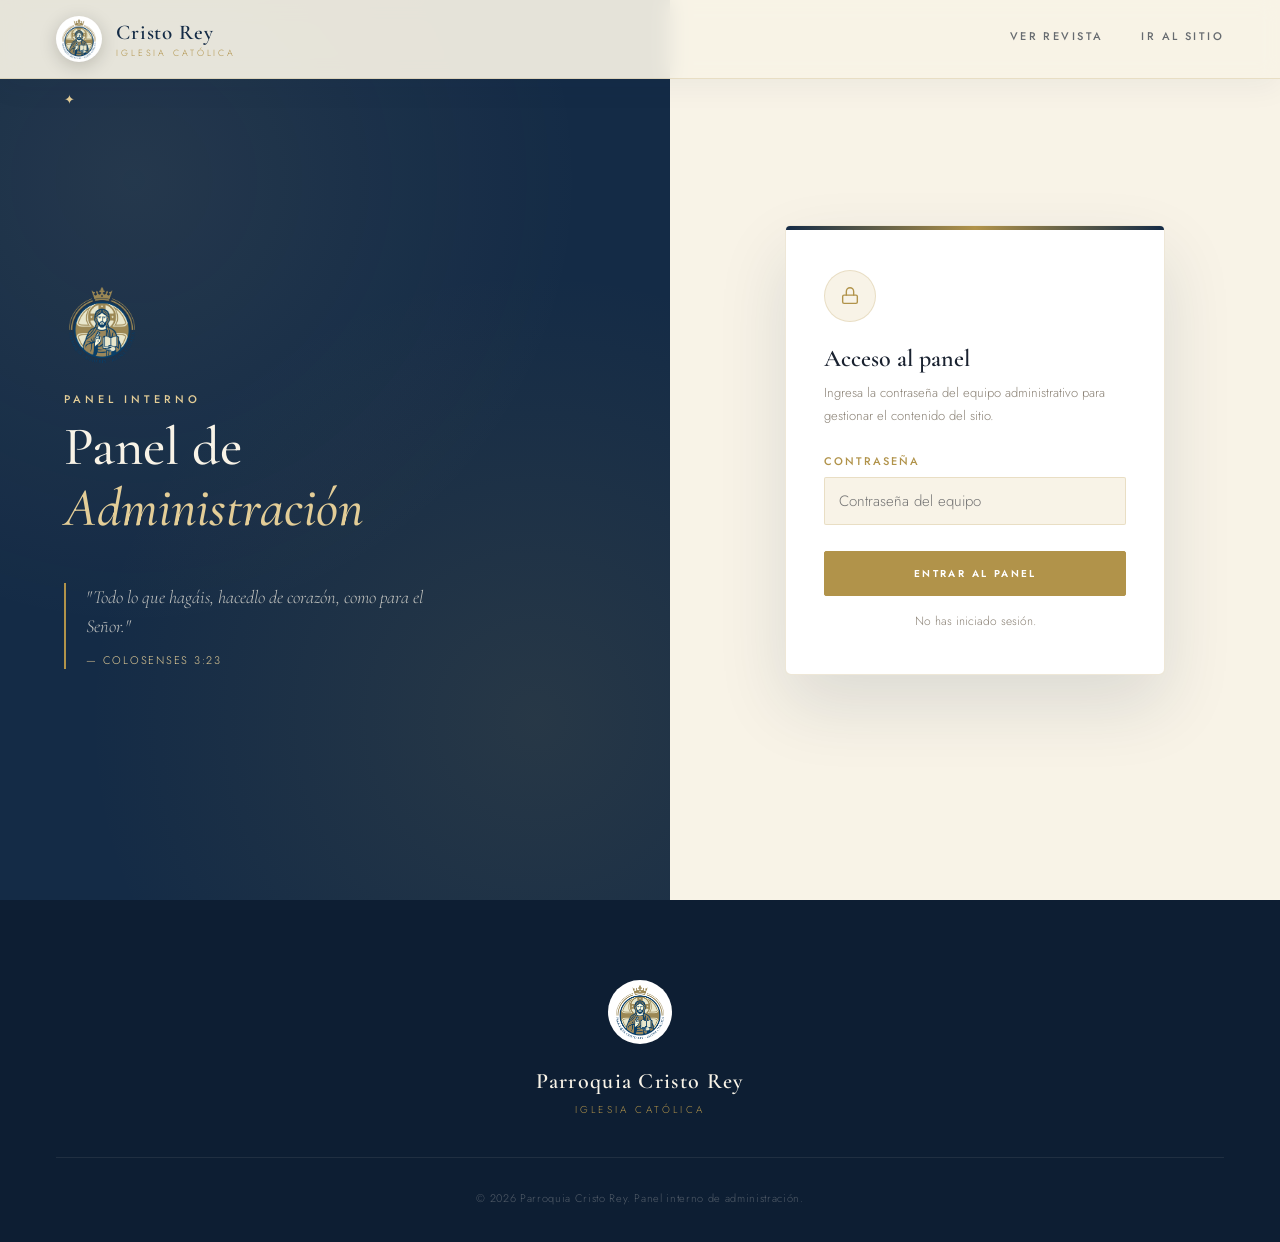
<file: admin/index.html>
<!DOCTYPE html>
<html lang="es">
<head>
  <meta charset="UTF-8"/>
  <meta name="viewport" content="width=device-width, initial-scale=1.0"/>
  <title>Panel de Administración — Parroquia Cristo Rey</title>
  <meta name="robots" content="noindex, nofollow"/>
  <link href="https://fonts.googleapis.com/css2?family=Cormorant+Garamond:ital,wght@0,300;0,400;0,500;0,600;1,400&family=Jost:wght@200;300;400;500;600&display=swap" rel="stylesheet"/>
  <link rel="stylesheet" href="../assets/site.css"/>
  <style>
    .container { max-width: 920px; margin: 0 auto; padding: 56px 24px 120px; }

    /* ── LOGIN SCREEN ── */
    .login-screen {
      display: grid;
      grid-template-columns: 1.1fr 1fr;
      min-height: 100vh;
    }
    .login-side {
      background: var(--navy);
      background-image: radial-gradient(circle at 20% 20%, rgba(227,205,151,0.08), transparent 50%),
                         radial-gradient(circle at 80% 80%, rgba(177,147,74,0.12), transparent 50%);
      color: var(--cream);
      padding: 120px 64px 64px;
      display: flex;
      flex-direction: column;
      justify-content: center;
      position: relative;
      overflow: hidden;
    }
    .login-side-ornament {
      position: absolute;
      top: 90px; left: 64px;
      font-size: 13px;
      color: var(--gold2);
      letter-spacing: 0.3em;
    }
    .login-side-crest {
      width: 76px; height: 76px;
      margin-bottom: 28px;
    }
    .login-side-crest img { width: 100%; height: 100%; object-fit: contain; }
    .login-side-label {
      font-size: 11px;
      font-weight: 500;
      letter-spacing: 0.36em;
      text-transform: uppercase;
      color: var(--gold2);
      margin-bottom: 10px;
    }
    .login-side h1 {
      font-weight: 500;
      font-size: clamp(2.4rem, 5vw, 3.4rem);
      line-height: 1.12;
    }
    .login-side h1 em { font-style: italic; color: var(--gold2); }
    .login-side-quote {
      margin-top: 44px;
      max-width: 360px;
      font-family: 'Cormorant Garamond', serif;
      font-style: italic;
      font-size: 1.15rem;
      line-height: 1.6;
      color: rgba(248,243,231,0.75);
      border-left: 2px solid var(--gold);
      padding-left: 20px;
    }
    .login-side-quote span {
      display: block;
      margin-top: 10px;
      font-family: 'Jost', sans-serif;
      font-style: normal;
      font-size: 11px;
      letter-spacing: 0.16em;
      text-transform: uppercase;
      color: var(--gold2);
    }

    .login-form-wrap {
      display: flex;
      align-items: center;
      justify-content: center;
      background: var(--cream);
      padding: 40px 32px;
    }
    .login-card {
      width: 100%;
      max-width: 380px;
      background: var(--white);
      border: 1px solid var(--line);
      border-radius: 6px;
      padding: 44px 38px;
      box-shadow: 0 30px 70px rgba(20,43,70,0.12);
      position: relative;
    }
    .login-card::before {
      content: '';
      position: absolute;
      top: 0; left: 0; right: 0;
      height: 4px;
      background: linear-gradient(90deg, var(--navy), var(--gold), var(--navy));
      border-radius: 6px 6px 0 0;
    }
    .login-card-icon {
      width: 52px; height: 52px;
      border-radius: 50%;
      background: var(--cream);
      border: 1px solid var(--line);
      color: var(--gold);
      display: flex;
      align-items: center;
      justify-content: center;
      margin-bottom: 22px;
    }
    .login-card-icon svg { width: 22px; height: 22px; }
    .login-card h2 {
      font-weight: 600;
      font-size: 1.5rem;
      margin-bottom: 8px;
    }
    .login-card .hint { font-size: 13px; color: var(--mid); line-height: 1.8; margin-bottom: 26px; }
    .login-submit { width: 100%; text-align: center; margin-top: 6px; }
    .login-card .token-status { margin-top: 16px; text-align: center; }
    .login-card .status { margin-top: 16px; margin-bottom: 0; }

    @media (max-width: 860px) {
      .login-screen { grid-template-columns: 1fr; min-height: auto; }
      .login-side { padding: 130px 32px 60px; text-align: center; align-items: center; }
      .login-side-ornament { left: 50%; transform: translateX(-50%); }
      .login-side-quote { margin-left: auto; margin-right: auto; text-align: left; }
      .login-form-wrap { padding: 48px 24px 80px; }
    }

    .panel {
      background: var(--white);
      border: 1px solid var(--line);
      border-radius: 4px;
      padding: 32px;
      margin-bottom: 32px;
    }

    .panel h2 {
      font-weight: 600;
      font-size: 1.4rem;
      margin-bottom: 6px;
    }
    .panel .hint {
      font-size: 13px;
      color: var(--mid);
      line-height: 1.8;
      margin-bottom: 20px;
    }
    .panel .hint a { color: var(--navy); border-bottom: 1px solid var(--gold); text-decoration: none; }

    .field { margin-bottom: 20px; }
    .field label {
      display: block;
      font-size: 11px;
      letter-spacing: 0.18em;
      text-transform: uppercase;
      color: var(--gold);
      font-weight: 500;
      margin-bottom: 8px;
    }
    .field input[type=text],
    .field input[type=password],
    .field input[type=date],
    .field input[type=file],
    .field select,
    .field textarea {
      width: 100%;
      font-family: 'Jost', sans-serif;
      font-size: 15px;
      font-weight: 300;
      padding: 12px 14px;
      border: 1px solid var(--line);
      border-radius: 2px;
      background: var(--cream);
      color: var(--ink);
    }
    .field textarea { resize: vertical; min-height: 90px; }
    .field-row { display: grid; grid-template-columns: 1fr 1fr; gap: 20px; }

    .status {
      font-size: 13px;
      padding: 12px 16px;
      border-radius: 2px;
      margin-bottom: 20px;
      display: none;
    }
    .status.ok { display: block; background: #1f9d4d; color: #ffffff; border: 1px solid #1a8442; font-weight: 600; box-shadow: 0 6px 18px rgba(31,157,77,0.25); }
    .status.err { display: block; background: rgba(192,57,43,0.1); color: #b3261e; border: 1px solid rgba(192,57,43,0.4); font-weight: 500; }
    .status.info { display: block; background: rgba(20,43,70,0.06); color: var(--navy); border: 1px solid var(--line); }

    /* ── TOAST NOTIFICATIONS ── */
    .toast-wrap {
      position: fixed;
      bottom: 28px;
      right: 28px;
      display: flex;
      flex-direction: column;
      gap: 12px;
      z-index: 9999;
    }
    .toast {
      font-family: 'Jost', sans-serif;
      font-size: 13.5px;
      font-weight: 600;
      padding: 14px 20px;
      border-radius: 4px;
      box-shadow: 0 10px 30px rgba(0,0,0,0.18);
      opacity: 0;
      transform: translateY(16px);
      transition: opacity 0.3s ease, transform 0.3s ease;
      max-width: 320px;
    }
    .toast.show { opacity: 1; transform: translateY(0); }
    .toast.ok { background: #1f9d4d; color: #ffffff; border: 1px solid #1a8442; }
    .toast.err { background: #c0392b; color: #ffffff; border: 1px solid #a3301f; }
    .toast.info { background: var(--navy); color: var(--cream); border: 1px solid var(--navy2); }

    /* ── TOOLBAR / EDITOR ── */
    .toolbar {
      display: flex;
      gap: 6px;
      flex-wrap: wrap;
      margin-bottom: 10px;
    }
    .toolbar button {
      font-family: 'Jost', sans-serif;
      font-size: 12px;
      font-weight: 500;
      letter-spacing: 0.04em;
      border: 1px solid var(--line);
      background: var(--cream);
      color: var(--ink);
      padding: 8px 12px;
      border-radius: 2px;
      cursor: pointer;
      transition: background 0.2s, color 0.2s, border-color 0.2s;
    }
    .toolbar button:hover { background: var(--navy); color: var(--cream); border-color: var(--navy); }

    .editor-area {
      min-height: 260px;
      border: 1px solid var(--line);
      border-radius: 2px;
      padding: 18px 20px;
      background: var(--cream);
      font-size: 16px;
      line-height: 1.85;
      color: var(--ink);
    }
    .editor-area:focus { outline: 2px solid var(--gold2); }
    .editor-area p { margin-bottom: 14px; }
    .editor-area h2, .editor-area h3 { font-family: 'Cormorant Garamond', serif; margin: 16px 0 8px; }
    .editor-area blockquote {
      font-family: 'Cormorant Garamond', serif;
      font-style: italic;
      border-left: 2px solid var(--gold);
      padding-left: 16px;
      color: var(--navy);
    }
    .editor-area img { max-width: 100%; border-radius: 2px; margin: 10px 0; }

    /* ── POST LIST ── */
    .post-list { display: flex; flex-direction: column; gap: 14px; }
    .post-row {
      display: flex;
      align-items: center;
      justify-content: space-between;
      gap: 16px;
      padding: 16px 18px;
      border: 1px solid var(--line);
      border-radius: 2px;
      background: var(--white);
    }
    .post-row .meta { display: flex; flex-direction: column; gap: 4px; }
    .post-row .meta-with-thumb { display: flex; align-items: center; gap: 14px; }
    .post-row .thumb { width: 60px; height: 44px; object-fit: cover; border-radius: 2px; flex-shrink: 0; }
    .post-row .title { font-family: 'Cormorant Garamond', serif; font-weight: 600; font-size: 1.1rem; }
    .post-row .sub { font-size: 11px; letter-spacing: 0.12em; text-transform: uppercase; color: var(--mid); }
    .post-row .actions { display: flex; gap: 10px; flex-shrink: 0; }
    .post-row .actions button {
      font-family: 'Jost', sans-serif;
      font-size: 10px;
      font-weight: 600;
      letter-spacing: 0.18em;
      text-transform: uppercase;
      border: 1px solid var(--line);
      background: transparent;
      color: var(--navy);
      padding: 9px 16px;
      border-radius: 2px;
      cursor: pointer;
      transition: background 0.2s, color 0.2s;
    }
    .post-row .actions button.danger:hover { background: #c0392b; color: var(--white); border-color: #c0392b; }
    .post-row .actions button:not(.danger):hover { background: var(--navy); color: var(--cream); border-color: var(--navy); }

    .empty { text-align: center; color: var(--mid); font-size: 14px; padding: 24px 0; }

    .row-actions { display: flex; justify-content: flex-end; gap: 14px; margin-top: 24px; }

    .token-row { display: flex; gap: 12px; align-items: flex-end; }
    .token-row .field { flex: 1; margin-bottom: 0; }
    .token-status { font-size: 12px; margin-top: 10px; color: var(--mid); }
    .token-status.connected { color: var(--gold); }

    @media (max-width: 700px) {
      .field-row { grid-template-columns: 1fr; }
      .post-row { flex-direction: column; align-items: flex-start; }
    }

    /* ── DASHBOARD SHELL ── */
    .dashboard {
      display: grid;
      grid-template-columns: 240px 1fr;
      min-height: calc(100vh - 76px);
    }

    .sidebar {
      background: var(--navy);
      color: var(--cream);
      padding: 36px 22px;
      display: flex;
      flex-direction: column;
    }
    .sidebar .side-brand {
      font-family: 'Cormorant Garamond', serif;
      font-size: 1.2rem;
      font-weight: 600;
      color: var(--cream);
      margin-bottom: 4px;
    }
    .sidebar .side-sub {
      font-size: 10.5px;
      letter-spacing: 0.2em;
      text-transform: uppercase;
      color: var(--gold2);
      margin-bottom: 40px;
    }
    .side-nav { display: flex; flex-direction: column; gap: 6px; flex: 1; }
    .side-nav button {
      display: flex;
      align-items: center;
      gap: 12px;
      font-family: 'Jost', sans-serif;
      font-size: 13.5px;
      font-weight: 500;
      letter-spacing: 0.02em;
      text-align: left;
      background: transparent;
      border: none;
      color: rgba(248,243,231,0.65);
      padding: 13px 16px;
      border-radius: 3px;
      cursor: pointer;
      transition: background 0.2s, color 0.2s;
    }
    .side-nav button .dot {
      width: 6px; height: 6px;
      border-radius: 50%;
      background: currentColor;
      opacity: 0.5;
      flex-shrink: 0;
    }
    .side-nav button:hover { background: rgba(248,243,231,0.06); color: var(--cream); }
    .side-nav button.active { background: var(--gold); color: var(--navy); font-weight: 600; }
    .side-nav button.active .dot { background: var(--navy); opacity: 1; }

    .sidebar .side-logout {
      margin-top: auto;
      font-family: 'Jost', sans-serif;
      font-size: 11px;
      letter-spacing: 0.16em;
      text-transform: uppercase;
      background: transparent;
      border: 1px solid rgba(248,243,231,0.25);
      color: rgba(248,243,231,0.8);
      padding: 12px 16px;
      border-radius: 3px;
      cursor: pointer;
      transition: background 0.2s, border-color 0.2s;
    }
    .sidebar .side-logout:hover { background: rgba(248,243,231,0.08); border-color: var(--gold2); }

    .dash-main {
      background: var(--cream);
      padding: 40px 48px 80px;
      overflow-x: hidden;
    }
    .dash-topbar {
      display: flex;
      align-items: baseline;
      justify-content: space-between;
      flex-wrap: wrap;
      gap: 12px;
      margin-bottom: 32px;
    }
    .dash-topbar h1 {
      font-weight: 500;
      font-size: 1.9rem;
    }
    .dash-topbar h1 em { font-style: italic; color: var(--gold); }
    .dash-topbar .dash-date {
      font-size: 12px;
      letter-spacing: 0.1em;
      text-transform: uppercase;
      color: var(--mid);
    }

    .stat-row {
      display: grid;
      grid-template-columns: repeat(3, 1fr);
      gap: 20px;
      margin-bottom: 36px;
    }
    .stat-card {
      background: var(--white);
      border: 1px solid var(--line);
      border-radius: 4px;
      padding: 22px 24px;
      border-top: 3px solid var(--gold);
    }
    .stat-card .num {
      font-family: 'Cormorant Garamond', serif;
      font-weight: 600;
      font-size: 2.4rem;
      color: var(--navy);
      line-height: 1;
    }
    .stat-card .lbl {
      font-size: 11.5px;
      letter-spacing: 0.12em;
      text-transform: uppercase;
      color: var(--mid);
      margin-top: 8px;
    }

    .tab-view { display: none; }
    .tab-view.active { display: block; }

    [hidden] { display: none !important; }

    /* ── CTA BANNER ── */
    .cta-banner {
      background: linear-gradient(120deg, var(--navy), var(--navy2));
      color: var(--cream);
      border-radius: 6px;
      padding: 36px 40px;
      margin-bottom: 28px;
      display: flex;
      align-items: center;
      justify-content: space-between;
      gap: 28px;
      flex-wrap: wrap;
      position: relative;
      overflow: hidden;
    }
    .cta-banner::after {
      content: '';
      position: absolute;
      top: -40%; right: -8%;
      width: 280px; height: 280px;
      background: radial-gradient(circle, rgba(227,205,151,0.18), transparent 70%);
    }
    .cta-banner .cta-text { position: relative; z-index: 1; }
    .cta-banner .cta-label {
      font-size: 10.5px;
      letter-spacing: 0.28em;
      text-transform: uppercase;
      color: var(--gold2);
      margin-bottom: 8px;
    }
    .cta-banner h2 {
      font-family: 'Cormorant Garamond', serif;
      font-weight: 600;
      font-size: 1.6rem;
      color: var(--cream);
      margin-bottom: 6px;
    }
    .cta-banner p { font-size: 13.5px; color: rgba(248,243,231,0.7); max-width: 420px; }
    .cta-banner .cta-action { position: relative; z-index: 1; flex-shrink: 0; display: flex; gap: 12px; }
    .cta-banner .btn-gold {
      box-shadow: 0 10px 26px rgba(177,147,74,0.35);
    }
    .cta-banner .btn-line {
      border-color: rgba(248,243,231,0.35);
      color: var(--cream);
    }
    .cta-banner .btn-line:hover { background: rgba(248,243,231,0.1); }

    .cta-upload-fields {
      position: relative;
      z-index: 1;
      display: flex;
      gap: 16px;
      align-items: flex-end;
      flex-wrap: wrap;
      flex: 1;
    }
    .cta-upload-fields .field { margin-bottom: 0; min-width: 200px; flex: 1; }
    .cta-upload-fields .field label { color: var(--gold2); }
    .cta-upload-fields .field input { background: rgba(248,243,231,0.92); }

    .dash-section-head {
      display: flex;
      align-items: baseline;
      justify-content: space-between;
      margin-bottom: 4px;
    }
    .dash-section-head .count-pill {
      font-size: 11px;
      letter-spacing: 0.1em;
      text-transform: uppercase;
      color: var(--gold);
      background: rgba(177,147,74,0.1);
      border: 1px solid rgba(177,147,74,0.3);
      padding: 4px 12px;
      border-radius: 20px;
    }

    .post-filter { display: flex; gap: 8px; margin: 14px 0 18px; }
    .filter-btn {
      font-size: 11px;
      letter-spacing: 0.1em;
      text-transform: uppercase;
      color: var(--mid);
      background: transparent;
      border: 1px solid var(--line);
      padding: 6px 14px;
      border-radius: 20px;
      cursor: pointer;
      font-family: inherit;
      transition: all 0.2s;
    }
    .filter-btn:hover { border-color: var(--gold); color: var(--navy); }
    .filter-btn.active { background: var(--navy); color: var(--cream); border-color: var(--navy); }

    .status-badge {
      display: inline-block;
      font-size: 9.5px;
      letter-spacing: 0.1em;
      text-transform: uppercase;
      padding: 2px 9px;
      border-radius: 12px;
      margin-left: 8px;
      vertical-align: middle;
    }
    .status-badge.draft { background: rgba(192,57,43,0.1); color: #b3261e; border: 1px solid rgba(192,57,43,0.3); }
    .status-badge.published { background: rgba(31,157,77,0.1); color: #1a8442; border: 1px solid rgba(31,157,77,0.3); }
    .status-badge.trash { background: rgba(120,120,120,0.1); color: #5a5a5a; border: 1px solid rgba(120,120,120,0.3); }

    @media (max-width: 900px) {
      .dashboard { grid-template-columns: 1fr; }
      .sidebar { flex-direction: row; align-items: center; padding: 16px 20px; overflow-x: auto; }
      .sidebar .side-brand, .sidebar .side-sub { display: none; }
      .side-nav { flex-direction: row; flex: none; }
      .sidebar .side-logout { margin: 0 0 0 auto; flex-shrink: 0; }
      .dash-main { padding: 28px 20px 60px; }
      .stat-row { grid-template-columns: 1fr; }
    }
  </style>
</head>
<body>

<header class="site-header always-solid" id="header">
  <a class="brand" href="../">
    <span class="brand-logo"><img src="../assets/logo.png" alt="Parroquia Cristo Rey"/></span>
    <span class="brand-text">
      <span class="name">Cristo Rey</span>
      <span class="sub">Iglesia Católica</span>
    </span>
  </a>
  <nav class="main-nav">
    <a href="../blog/">Ver Revista</a>
    <a href="../">Ir al Sitio</a>
  </nav>
</header>

<section class="login-screen" id="loginContainer">

  <div class="login-side">
    <div class="login-side-ornament">✦</div>
    <div class="login-side-crest"><img src="../assets/logo.png" alt="Parroquia Cristo Rey"/></div>
    <div class="login-side-label">Panel interno</div>
    <h1>Panel de<br/><em>Administración</em></h1>
    <p class="login-side-quote">"Todo lo que hagáis, hacedlo de corazón, como para el Señor."<span>— Colosenses 3:23</span></p>
  </div>

  <div class="login-form-wrap">
    <div class="login-card" id="accessPanel">
      <div class="login-card-icon">
        <svg viewBox="0 0 24 24" fill="none" stroke="currentColor" stroke-width="1.5"><rect x="4" y="11" width="16" height="9" rx="1.5"/><path d="M8 11V7a4 4 0 0 1 8 0v4" stroke-linecap="round"/></svg>
      </div>
      <h2>Acceso al panel</h2>
      <p class="hint">
        Ingresa la contraseña del equipo administrativo para gestionar el contenido del sitio.
      </p>
      <div class="field">
        <label>Contraseña</label>
        <input type="password" id="password" placeholder="Contraseña del equipo" autocomplete="off"/>
      </div>
      <button class="btn btn-gold login-submit" id="connect">Entrar al panel</button>
      <div class="token-status" id="tokenStatus">No has iniciado sesión.</div>
      <div class="status" id="status"></div>
    </div>
  </div>

</section>

<!-- APP BODY (hidden until logged in) -->
<div class="dashboard" id="appBody" hidden>

  <aside class="sidebar">
    <div class="side-brand">Cristo Rey</div>
    <div class="side-sub">Panel interno</div>
    <nav class="side-nav" id="sideNav">
      <button data-tab="posts" class="active"><span class="dot"></span> Artículos</button>
      <button data-tab="events"><span class="dot"></span> Eventos</button>
      <button data-tab="gallery"><span class="dot"></span> Galería</button>
    </nav>
    <button class="side-logout" id="disconnect">Cerrar sesión</button>
  </aside>

  <main class="dash-main">

  <div class="dash-topbar">
    <h1>Panel de <em>contenido</em></h1>
    <div class="dash-date" id="dashDate"></div>
  </div>

  <div class="stat-row">
    <div class="stat-card">
      <div class="num" id="statPosts">0</div>
      <div class="lbl">Artículos publicados</div>
    </div>
    <div class="stat-card">
      <div class="num" id="statEvents">0</div>
      <div class="lbl">Eventos y anuncios</div>
    </div>
    <div class="stat-card">
      <div class="num" id="statGallery">0</div>
      <div class="lbl">Fotos en galería</div>
    </div>
  </div>

  <!-- TAB: POSTS -->
  <div class="tab-view active" id="viewPosts">

  <!-- CTA BANNER -->
  <div class="cta-banner">
    <div class="cta-text">
      <div class="cta-label">Revista</div>
      <h2>Comparte algo nuevo con la comunidad</h2>
      <p>Escribe una reflexión, noticia o testimonio y publícalo directamente en la Revista del sitio.</p>
    </div>
    <div class="cta-action">
      <button class="btn btn-gold" id="newPost">+ Publicar nuevo artículo</button>
      <button class="btn btn-line" id="refresh">Actualizar lista</button>
    </div>
  </div>

  <!-- EDITOR -->
  <div class="panel" id="editorPanel" hidden>
    <h2 id="editorTitle">Nuevo artículo</h2>
    <p class="hint">Completa los datos del artículo. Al publicar, se guardará directamente en la Revista del sitio.</p>

    <div class="field">
      <label>Título</label>
      <input type="text" id="f-title" placeholder="Título del artículo"/>
    </div>

    <div class="field-row">
      <div class="field">
        <label>Categoría</label>
        <input type="text" id="f-category" placeholder="Ej. Comunidad, Catequesis, Espiritualidad"/>
      </div>
      <div class="field">
        <label>Fecha</label>
        <input type="date" id="f-date"/>
      </div>
    </div>

    <div class="field-row">
      <div class="field">
        <label>Autor</label>
        <input type="text" id="f-author" placeholder="Ej. Parroquia Cristo Rey" value="Parroquia Cristo Rey"/>
      </div>
      <div class="field">
        <label>Imagen de portada (opcional)</label>
        <input type="file" id="f-cover-file" accept="image/*"/>
      </div>
    </div>

    <div class="field">
      <label>Resumen (aparece en la lista de artículos)</label>
      <textarea id="f-excerpt" placeholder="Una o dos frases que resuman el artículo"></textarea>
    </div>

    <div class="field">
      <label>Contenido</label>
      <div class="toolbar">
        <button type="button" data-cmd="bold"><b>B</b></button>
        <button type="button" data-cmd="italic"><i>I</i></button>
        <button type="button" data-cmd="formatBlock" data-val="h2">Título</button>
        <button type="button" data-cmd="formatBlock" data-val="h3">Subtítulo</button>
        <button type="button" data-cmd="formatBlock" data-val="p">Párrafo</button>
        <button type="button" data-cmd="formatBlock" data-val="blockquote">Cita</button>
        <button type="button" data-cmd="insertUnorderedList">Lista</button>
        <button type="button" data-cmd="insertOrderedList">Lista numerada</button>
        <button type="button" data-cmd="createLink">Enlace</button>
        <button type="button" data-cmd="insertImage">Imagen (URL)</button>
        <button type="button" data-cmd="removeFormat">Limpiar</button>
      </div>
      <div class="editor-area" id="f-content" contenteditable="true"></div>
    </div>

    <div class="row-actions">
      <button class="btn btn-line" id="cancelEdit">Cancelar</button>
      <button class="btn btn-line" id="saveDraft">Guardar borrador</button>
      <button class="btn btn-gold" id="publish">Publicar</button>
    </div>
  </div>

  <!-- POST LIST -->
  <div class="panel">
    <div class="dash-section-head">
      <h2>Artículos</h2>
      <span class="count-pill" id="pillPosts">0</span>
    </div>
    <p class="hint">Edita, publica o elimina artículos existentes.</p>
    <div class="post-filter" id="postFilter">
      <button type="button" class="filter-btn active" data-filter="all">Todos</button>
      <button type="button" class="filter-btn" data-filter="published">Publicados</button>
      <button type="button" class="filter-btn" data-filter="draft">Borradores</button>
      <button type="button" class="filter-btn" data-filter="trash">Papelera</button>
    </div>
    <div class="post-list" id="postList">
      <div class="empty">Cargando artículos...</div>
    </div>
  </div>

  </div><!-- /viewPosts -->

  <!-- TAB: EVENTS -->
  <div class="tab-view" id="viewEvents">

  <!-- CTA BANNER -->
  <div class="cta-banner">
    <div class="cta-text">
      <div class="cta-label">Eventos y anuncios</div>
      <h2>Anuncia tu próximo evento</h2>
      <p>Publica fechas, catequesis, celebraciones o campañas para que aparezcan en la portada del sitio.</p>
    </div>
    <div class="cta-action">
      <button class="btn btn-gold" id="newEvent">+ Publicar nuevo evento</button>
      <button class="btn btn-line" id="refreshEvents">Actualizar lista</button>
    </div>
  </div>

  <!-- EVENT EDITOR -->
  <div class="panel" id="eventEditorPanel" hidden>
    <h2 id="eventEditorTitle">Nuevo evento</h2>
    <p class="hint">Completa los datos del evento. Al publicar, aparecerá en la sección "Eventos y Anuncios" de la página principal.</p>

    <div class="field">
      <label>Título</label>
      <input type="text" id="ev-title" placeholder="Título del evento"/>
    </div>

    <div class="field-row">
      <div class="field">
        <label>Fecha de inicio</label>
        <input type="date" id="ev-date"/>
      </div>
      <div class="field">
        <label>Fecha final (opcional, si dura varios días)</label>
        <input type="date" id="ev-end-date"/>
      </div>
    </div>

    <div class="field">
      <label>Categoría / Etiqueta</label>
      <input type="text" id="ev-tag" placeholder="Ej. Catequesis, Comunidad, Solidaridad"/>
    </div>

    <div class="field">
      <label>Descripción</label>
      <textarea id="ev-description" placeholder="Detalles del evento"></textarea>
    </div>

    <div class="row-actions">
      <button class="btn btn-line" id="cancelEventEdit">Cancelar</button>
      <button class="btn btn-gold" id="publishEvent">Publicar</button>
    </div>
  </div>

  <!-- EVENT LIST -->
  <div class="panel">
    <div class="dash-section-head">
      <h2>Eventos publicados</h2>
      <span class="count-pill" id="pillEvents">0</span>
    </div>
    <p class="hint">Edita o elimina eventos existentes. Aparecen en la portada del sitio.</p>
    <div class="post-list" id="eventList">
      <div class="empty">Cargando eventos...</div>
    </div>
  </div>

  </div><!-- /viewEvents -->

  <!-- TAB: GALLERY -->
  <div class="tab-view" id="viewGallery">

  <!-- CTA BANNER -->
  <div class="cta-banner">
    <div class="cta-text">
      <div class="cta-label">Galería</div>
      <h2>Sube una nueva foto</h2>
      <p>Las fotos publicadas aparecen en el carrusel de la página principal.</p>
    </div>
    <div class="cta-upload-fields">
      <div class="field">
        <label>Foto</label>
        <input type="file" id="gal-file" accept="image/*"/>
      </div>
      <div class="field">
        <label>Descripción (opcional)</label>
        <input type="text" id="gal-caption" placeholder="Ej. Fiesta patronal 2026"/>
      </div>
    </div>
    <div class="cta-action">
      <button class="btn btn-gold" id="uploadGalleryImage">Subir foto</button>
      <button class="btn btn-line" id="refreshGallery">Actualizar lista</button>
    </div>
  </div>

  <!-- GALLERY LIST -->
  <div class="panel">
    <div class="dash-section-head">
      <h2>Fotos publicadas</h2>
      <span class="count-pill" id="pillGallery">0</span>
    </div>
    <p class="hint">Elimina fotos de la galería del sitio.</p>
    <div class="post-list" id="galleryList">
      <div class="empty">Cargando galería...</div>
    </div>
  </div>

  </div><!-- /viewGallery -->

  </main>

</div><!-- /appBody -->

<div class="toast-wrap" id="toastWrap"></div>

<footer class="site-footer">
  <div class="footer-logo"><img src="../assets/logo.png" alt="Parroquia Cristo Rey"/></div>
  <div class="name">Parroquia Cristo Rey</div>
  <div class="tag">Iglesia Católica</div>
  <div class="copy">© 2026 Parroquia Cristo Rey. Panel interno de administración.</div>
</footer>

<script src="../assets/site.js"></script>
<script>
  const OWNER = 'tny-me';
  const REPO = 'TNY-Media';
  const BRANCH = 'main';
  const POSTS_PATH = 'assets/blog/posts.json';
  const IMAGES_PATH = 'assets/blog/images';
  const EVENTS_PATH = 'assets/events.json';
  const GALLERY_PATH = 'assets/gallery.json';
  const GALLERY_IMAGES_PATH = 'assets/gallery/images';
  const AUTH_PATH = '../assets/blog/auth.json';
  const SESSION_KEY = 'cristorey_session_token';

  const $ = (sel) => document.querySelector(sel);
  const $$ = (sel) => Array.from(document.querySelectorAll(sel));
  const statusEl = $('#status');
  const tokenStatusEl = $('#tokenStatus');
  const postListEl = $('#postList');
  const eventListEl = $('#eventList');
  const galleryListEl = $('#galleryList');

  let token = sessionStorage.getItem(SESSION_KEY) || '';
  let posts = [];
  let postsSha = null;
  let editingSlug = null;
  let postFilter = 'all';
  let events = [];
  let eventsSha = null;
  let editingEventId = null;
  let gallery = [];
  let gallerySha = null;

  function showStatus(msg, type) {
    statusEl.textContent = msg;
    statusEl.className = 'status ' + type;
  }

  const toastWrapEl = $('#toastWrap');
  function showToast(msg, type) {
    const toast = document.createElement('div');
    toast.className = 'toast ' + type;
    toast.textContent = msg;
    toastWrapEl.appendChild(toast);
    requestAnimationFrame(() => toast.classList.add('show'));
    setTimeout(() => {
      toast.classList.remove('show');
      setTimeout(() => toast.remove(), 300);
    }, 4000);
  }

  function b64ToBytes(b64) {
    return Uint8Array.from(atob(b64), c => c.charCodeAt(0));
  }

  async function unlock(password) {
    const res = await fetch(AUTH_PATH);
    if (!res.ok) throw new Error('No se pudo cargar la configuración de acceso.');
    const auth = await res.json();

    const salt = b64ToBytes(auth.salt);
    const iv = b64ToBytes(auth.iv);
    const ciphertext = b64ToBytes(auth.ciphertext);

    const baseKey = await crypto.subtle.importKey('raw', new TextEncoder().encode(password), 'PBKDF2', false, ['deriveKey']);
    const key = await crypto.subtle.deriveKey(
      { name: 'PBKDF2', salt, iterations: auth.iterations, hash: 'SHA-256' },
      baseKey,
      { name: 'AES-GCM', length: 256 },
      false,
      ['decrypt']
    );

    let plaintext;
    try {
      plaintext = await crypto.subtle.decrypt({ name: 'AES-GCM', iv }, key, ciphertext);
    } catch {
      throw new Error('Contraseña incorrecta.');
    }
    return new TextDecoder().decode(plaintext);
  }

  function ghHeaders(extra) {
    return Object.assign({
      'Authorization': 'Bearer ' + token,
      'Accept': 'application/vnd.github+json'
    }, extra || {});
  }

  function b64ToUtf8(b64) {
    const bin = atob(b64.replace(/\n/g, ''));
    const bytes = Uint8Array.from(bin, c => c.charCodeAt(0));
    return new TextDecoder('utf-8').decode(bytes);
  }

  function utf8ToB64(str) {
    const bytes = new TextEncoder().encode(str);
    let bin = '';
    bytes.forEach(b => bin += String.fromCharCode(b));
    return btoa(bin);
  }

  function slugify(text) {
    return text.toString().toLowerCase().trim()
      .normalize('NFD').replace(/[̀-ͯ]/g, '')
      .replace(/[^a-z0-9\s-]/g, '')
      .replace(/\s+/g, '-')
      .replace(/-+/g, '-')
      .replace(/^-|-$/g, '');
  }

  function showLoggedIn() {
    $('#loginContainer').hidden = true;
    $('#appBody').hidden = false;
    tokenStatusEl.textContent = 'Sesión iniciada.';
    tokenStatusEl.classList.add('connected');
    const dashDateEl = $('#dashDate');
    if (dashDateEl) {
      dashDateEl.textContent = new Date().toLocaleDateString('es-ES', { day: 'numeric', month: 'long', year: 'numeric' });
    }
  }

  function showLoggedOut() {
    $('#loginContainer').hidden = false;
    $('#appBody').hidden = true;
    tokenStatusEl.textContent = 'No has iniciado sesión.';
    tokenStatusEl.classList.remove('connected');
  }

  function setTab(tab) {
    document.querySelectorAll('.tab-view').forEach(el => el.classList.remove('active'));
    document.querySelectorAll('.side-nav button').forEach(btn => btn.classList.toggle('active', btn.dataset.tab === tab));
    const view = $('#view' + tab.charAt(0).toUpperCase() + tab.slice(1));
    if (view) view.classList.add('active');
  }

  async function connect() {
    const password = $('#password').value.trim();
    if (!password) { showStatus('Ingresa la contraseña.', 'err'); return; }
    try {
      token = await unlock(password);
      sessionStorage.setItem(SESSION_KEY, token);
      $('#password').value = '';
      showLoggedIn();
      showStatus('Acceso concedido.', 'ok');
      await loadPosts();
      await loadEvents();
      await loadGallery();
    } catch (e) {
      showLoggedOut();
      showStatus(e.message, 'err');
    }
  }

  function disconnect() {
    token = '';
    sessionStorage.removeItem(SESSION_KEY);
    $('#password').value = '';
    posts = []; postsSha = null;
    events = []; eventsSha = null;
    gallery = []; gallerySha = null;
    closeEditor();
    closeEventEditor();
    showLoggedOut();
    showStatus('Sesión cerrada.', 'info');
  }

  async function loadPosts() {
    const res = await fetch(`https://api.github.com/repos/${OWNER}/${REPO}/contents/${POSTS_PATH}?ref=${BRANCH}`, { headers: ghHeaders() });
    if (!res.ok) {
      const err = await res.json().catch(() => ({}));
      throw new Error(`No se pudo cargar la lista de artículos (${res.status}): ${err.message || 'error desconocido'}`);
    }
    const data = await res.json();
    postsSha = data.sha;
    posts = JSON.parse(b64ToUtf8(data.content));
    renderList();
  }

  function renderList() {
    const active = posts.filter(p => p.status !== 'trash');
    const published = active.filter(p => p.status !== 'draft');
    const statPostsEl = $('#statPosts');
    if (statPostsEl) statPostsEl.textContent = published.length;
    const pillPostsEl = $('#pillPosts');
    if (pillPostsEl) pillPostsEl.textContent = active.length;

    if (!posts.length) {
      postListEl.innerHTML = '<div class="empty">Aún no hay artículos. Crea el primero.</div>';
      return;
    }

    const filtered = posts.filter(p => {
      if (postFilter === 'published') return p.status !== 'draft' && p.status !== 'trash';
      if (postFilter === 'draft') return p.status === 'draft';
      if (postFilter === 'trash') return p.status === 'trash';
      return p.status !== 'trash';
    });

    if (!filtered.length) {
      postListEl.innerHTML = `<div class="empty">${postFilter === 'trash' ? 'La papelera está vacía.' : 'No hay artículos en esta categoría.'}</div>`;
      return;
    }

    const sorted = filtered.slice().sort((a, b) => new Date(b.date) - new Date(a.date));
    postListEl.innerHTML = sorted.map(p => {
      const isDraft = p.status === 'draft';
      const isTrash = p.status === 'trash';
      const badgeClass = isTrash ? 'trash' : (isDraft ? 'draft' : 'published');
      const badgeLabel = isTrash ? 'En papelera' : (isDraft ? 'Borrador' : 'Publicado');
      return `
      <div class="post-row">
        <div class="meta">
          <div class="title">${p.title}<span class="status-badge ${badgeClass}">${badgeLabel}</span></div>
          <div class="sub">${p.category} · ${p.date}</div>
        </div>
        <div class="actions">
          ${isTrash ? `
            <button data-restore="${p.slug}">Restaurar</button>
            <button class="danger" data-delete-forever="${p.slug}">Eliminar definitivamente</button>
          ` : `
            <button data-edit="${p.slug}">Editar</button>
            ${isDraft ? `<button data-publish-draft="${p.slug}">Publicar</button>` : ''}
            <button class="danger" data-delete="${p.slug}">Eliminar</button>
          `}
        </div>
      </div>`;
    }).join('');
  }

  function openEditor(post) {
    editingSlug = post ? post.slug : null;
    $('#editorTitle').textContent = post ? 'Editar artículo' : 'Nuevo artículo';
    $('#f-title').value = post ? post.title : '';
    $('#f-category').value = post ? post.category : '';
    $('#f-author').value = post ? post.author : 'Parroquia Cristo Rey';
    $('#f-date').value = post ? post.date : new Date().toISOString().slice(0, 10);
    $('#f-excerpt').value = post ? post.excerpt : '';
    $('#f-content').innerHTML = post ? post.content : '';
    $('#f-cover-file').value = '';
    $('#editorPanel').hidden = false;
    $('#editorPanel').scrollIntoView({ behavior: 'smooth', block: 'start' });
  }

  function closeEditor() {
    $('#editorPanel').hidden = true;
    editingSlug = null;
  }

  async function uploadImage(file, targetSlug) {
    const ext = (file.name.split('.').pop() || 'jpg').toLowerCase();
    const filename = `${targetSlug}.${ext}`;
    const dataUrl = await new Promise((resolve, reject) => {
      const reader = new FileReader();
      reader.onload = () => resolve(reader.result);
      reader.onerror = reject;
      reader.readAsDataURL(file);
    });
    const base64 = dataUrl.split(',')[1];

    let sha;
    const existing = await fetch(`https://api.github.com/repos/${OWNER}/${REPO}/contents/${IMAGES_PATH}/${filename}?ref=${BRANCH}`, { headers: ghHeaders() });
    if (existing.ok) sha = (await existing.json()).sha;

    const res = await fetch(`https://api.github.com/repos/${OWNER}/${REPO}/contents/${IMAGES_PATH}/${filename}`, {
      method: 'PUT',
      headers: ghHeaders({ 'Content-Type': 'application/json' }),
      body: JSON.stringify({
        message: `Subir imagen de portada para ${targetSlug}`,
        content: base64,
        branch: BRANCH,
        ...(sha ? { sha } : {})
      })
    });
    if (!res.ok) throw new Error('No se pudo subir la imagen.');
    return `../assets/blog/images/${filename}`;
  }

  async function savePost(status) {
    if (!token) { showStatus('Inicia sesión con la contraseña primero.', 'err'); return; }

    const title = $('#f-title').value.trim();
    const category = $('#f-category').value.trim();
    const author = $('#f-author').value.trim() || 'Parroquia Cristo Rey';
    const date = $('#f-date').value || new Date().toISOString().slice(0, 10);
    const excerpt = $('#f-excerpt').value.trim();
    const content = $('#f-content').innerHTML.trim();

    if (!title || !category || !excerpt || !content) {
      showToast('Completa título, categoría, resumen y contenido.', 'err');
      return;
    }

    let slug = editingSlug || slugify(title);
    if (!slug) { showToast('El título no es válido para generar un enlace.', 'err'); return; }

    try {
      let cover = '';
      const existingPost = posts.find(p => p.slug === slug);
      if (existingPost) cover = existingPost.cover || '';

      const file = $('#f-cover-file').files[0];
      if (file) {
        cover = await uploadImage(file, slug);
      }

      const newPost = { id: slug, slug, title, category, author, date, cover, excerpt, content, status };

      if (editingSlug) {
        posts = posts.map(p => p.slug === editingSlug ? newPost : p);
      } else {
        if (posts.some(p => p.slug === slug)) {
          showToast('Ya existe un artículo con un título muy similar. Cambia el título.', 'err');
          return;
        }
        posts.push(newPost);
      }

      const isDraft = status === 'draft';
      await savePosts(`${isDraft ? 'Guardar borrador' : 'Publicar artículo'}: ${title}`);
      showToast(isDraft ? 'Borrador guardado.' : '¡Publicado! El artículo ya aparece en la Revista.', 'ok');
      closeEditor();
      renderList();
    } catch (e) {
      showToast('Error al guardar: ' + e.message, 'err');
    }
  }

  async function publishDraft(slug) {
    const post = posts.find(p => p.slug === slug);
    if (!post) return;
    try {
      posts = posts.map(p => p.slug === slug ? { ...p, status: 'published' } : p);
      await savePosts(`Publicar artículo: ${post.title}`);
      showToast('¡Publicado! El artículo ya aparece en la Revista.', 'ok');
      renderList();
    } catch (e) {
      showToast('Error al publicar: ' + e.message, 'err');
    }
  }

  async function deletePost(slug) {
    if (!confirm('¿Mover este artículo a la papelera? Podrás restaurarlo más adelante.')) return;
    try {
      const post = posts.find(p => p.slug === slug);
      posts = posts.map(p => p.slug === slug ? { ...p, prevStatus: p.status || 'published', status: 'trash' } : p);
      await savePosts(`Mover a papelera: ${post ? post.title : slug}`);
      showToast('Artículo movido a la papelera.', 'ok');
      renderList();
    } catch (e) {
      showToast('Error al eliminar: ' + e.message, 'err');
    }
  }

  async function restorePost(slug) {
    try {
      const post = posts.find(p => p.slug === slug);
      posts = posts.map(p => p.slug === slug ? { ...p, status: p.prevStatus || 'draft', prevStatus: undefined } : p);
      await savePosts(`Restaurar artículo: ${post ? post.title : slug}`);
      showToast('Artículo restaurado.', 'ok');
      renderList();
    } catch (e) {
      showToast('Error al restaurar: ' + e.message, 'err');
    }
  }

  async function deletePostForever(slug) {
    if (!confirm('¿Eliminar permanentemente este artículo? Esta acción no se puede deshacer.')) return;
    try {
      posts = posts.filter(p => p.slug !== slug);
      await savePosts(`Eliminar definitivamente: ${slug}`);
      showToast('Artículo eliminado permanentemente.', 'ok');
      renderList();
    } catch (e) {
      showToast('Error al eliminar: ' + e.message, 'err');
    }
  }

  async function savePosts(message) {
    const res = await fetch(`https://api.github.com/repos/${OWNER}/${REPO}/contents/${POSTS_PATH}`, {
      method: 'PUT',
      headers: ghHeaders({ 'Content-Type': 'application/json' }),
      body: JSON.stringify({
        message,
        content: utf8ToB64(JSON.stringify(posts, null, 2)),
        sha: postsSha,
        branch: BRANCH
      })
    });
    if (!res.ok) {
      const err = await res.json().catch(() => ({}));
      throw new Error(err.message || 'No se pudo guardar.');
    }
    const data = await res.json();
    postsSha = data.content.sha;
  }

  // ── EVENTS ──

  async function loadEvents() {
    const res = await fetch(`https://api.github.com/repos/${OWNER}/${REPO}/contents/${EVENTS_PATH}?ref=${BRANCH}`, { headers: ghHeaders() });
    if (!res.ok) {
      const err = await res.json().catch(() => ({}));
      throw new Error(`No se pudo cargar la lista de eventos (${res.status}): ${err.message || 'error desconocido'}`);
    }
    const data = await res.json();
    eventsSha = data.sha;
    events = JSON.parse(b64ToUtf8(data.content));
    renderEventList();
  }

  function renderEventList() {
    const statEventsEl = $('#statEvents');
    if (statEventsEl) statEventsEl.textContent = events.length;
    const pillEventsEl = $('#pillEvents');
    if (pillEventsEl) pillEventsEl.textContent = events.length;
    if (!events.length) {
      eventListEl.innerHTML = '<div class="empty">Aún no hay eventos. Crea el primero.</div>';
      return;
    }
    const sorted = events.slice().sort((a, b) => new Date(a.date) - new Date(b.date));
    eventListEl.innerHTML = sorted.map(ev => {
      const dateLabel = (ev.endDate && ev.endDate !== ev.date) ? `${ev.date} al ${ev.endDate}` : ev.date;
      return `
      <div class="post-row">
        <div class="meta">
          <div class="title">${ev.title}</div>
          <div class="sub">${ev.tag} · ${dateLabel}</div>
        </div>
        <div class="actions">
          <button data-edit-event="${ev.id}">Editar</button>
          <button class="danger" data-delete-event="${ev.id}">Eliminar</button>
        </div>
      </div>`;
    }).join('');
  }

  function openEventEditor(ev) {
    editingEventId = ev ? ev.id : null;
    $('#eventEditorTitle').textContent = ev ? 'Editar evento' : 'Nuevo evento';
    $('#ev-title').value = ev ? ev.title : '';
    $('#ev-tag').value = ev ? ev.tag : '';
    $('#ev-date').value = ev ? ev.date : new Date().toISOString().slice(0, 10);
    $('#ev-end-date').value = ev ? (ev.endDate || '') : '';
    $('#ev-description').value = ev ? ev.description : '';
    $('#eventEditorPanel').hidden = false;
    $('#eventEditorPanel').scrollIntoView({ behavior: 'smooth', block: 'start' });
  }

  function closeEventEditor() {
    $('#eventEditorPanel').hidden = true;
    editingEventId = null;
  }

  async function publishEvent() {
    if (!token) { showStatus('Inicia sesión con la contraseña primero.', 'err'); return; }

    const title = $('#ev-title').value.trim();
    const tag = $('#ev-tag').value.trim();
    const date = $('#ev-date').value || new Date().toISOString().slice(0, 10);
    const endDate = $('#ev-end-date').value || '';
    const description = $('#ev-description').value.trim();

    if (!title || !tag || !description) {
      showToast('Completa título, categoría y descripción.', 'err');
      return;
    }

    if (endDate && endDate < date) {
      showToast('La fecha final no puede ser anterior a la fecha de inicio.', 'err');
      return;
    }

    try {
      if (editingEventId) {
        events = events.map(ev => ev.id === editingEventId ? { ...ev, title, tag, date, endDate, description } : ev);
      } else {
        const id = Date.now().toString();
        events.push({ id, date, endDate, tag, title, description });
      }

      await saveEvents(editingEventId ? `Editar evento: ${title}` : `Publicar evento: ${title}`);
      showToast('¡Publicado! El evento ya aparece en la página principal.', 'ok');
      closeEventEditor();
      renderEventList();
    } catch (e) {
      showToast('Error al publicar: ' + e.message, 'err');
    }
  }

  async function deleteEvent(id) {
    if (!confirm('¿Eliminar este evento? Esta acción no se puede deshacer.')) return;
    try {
      events = events.filter(ev => ev.id !== id);
      await saveEvents(`Eliminar evento: ${id}`);
      showToast('Evento eliminado.', 'ok');
      renderEventList();
    } catch (e) {
      showToast('Error al eliminar: ' + e.message, 'err');
    }
  }

  async function saveEvents(message) {
    const res = await fetch(`https://api.github.com/repos/${OWNER}/${REPO}/contents/${EVENTS_PATH}`, {
      method: 'PUT',
      headers: ghHeaders({ 'Content-Type': 'application/json' }),
      body: JSON.stringify({
        message,
        content: utf8ToB64(JSON.stringify(events, null, 2)),
        sha: eventsSha,
        branch: BRANCH
      })
    });
    if (!res.ok) {
      const err = await res.json().catch(() => ({}));
      throw new Error(err.message || 'No se pudo guardar.');
    }
    const data = await res.json();
    eventsSha = data.content.sha;
  }

  // ── GALLERY ──

  async function loadGallery() {
    const res = await fetch(`https://api.github.com/repos/${OWNER}/${REPO}/contents/${GALLERY_PATH}?ref=${BRANCH}`, { headers: ghHeaders() });
    if (!res.ok) {
      const err = await res.json().catch(() => ({}));
      throw new Error(`No se pudo cargar la galería (${res.status}): ${err.message || 'error desconocido'}`);
    }
    const data = await res.json();
    gallerySha = data.sha;
    gallery = JSON.parse(b64ToUtf8(data.content));
    renderGalleryList();
  }

  function renderGalleryList() {
    const statGalleryEl = $('#statGallery');
    if (statGalleryEl) statGalleryEl.textContent = gallery.length;
    const pillGalleryEl = $('#pillGallery');
    if (pillGalleryEl) pillGalleryEl.textContent = gallery.length;
    if (!gallery.length) {
      galleryListEl.innerHTML = '<div class="empty">Aún no hay fotos. Sube la primera.</div>';
      return;
    }
    galleryListEl.innerHTML = gallery.slice().reverse().map(img => `
      <div class="post-row">
        <div class="meta meta-with-thumb">
          <img class="thumb" src="../${img.url}" alt=""/>
          <div class="title">${img.caption || '(sin descripción)'}</div>
        </div>
        <div class="actions">
          <button class="danger" data-delete-image="${img.id}">Eliminar</button>
        </div>
      </div>`).join('');
  }

  async function uploadGalleryImage() {
    if (!token) { showToast('Inicia sesión con la contraseña primero.', 'err'); return; }
    const file = $('#gal-file').files[0];
    if (!file) { showToast('Selecciona una foto primero.', 'err'); return; }
    const caption = $('#gal-caption').value.trim();

    try {
      const id = Date.now().toString();
      const ext = (file.name.split('.').pop() || 'jpg').toLowerCase();
      const filename = `${id}.${ext}`;
      const dataUrl = await new Promise((resolve, reject) => {
        const reader = new FileReader();
        reader.onload = () => resolve(reader.result);
        reader.onerror = reject;
        reader.readAsDataURL(file);
      });
      const base64 = dataUrl.split(',')[1];

      const res = await fetch(`https://api.github.com/repos/${OWNER}/${REPO}/contents/${GALLERY_IMAGES_PATH}/${filename}`, {
        method: 'PUT',
        headers: ghHeaders({ 'Content-Type': 'application/json' }),
        body: JSON.stringify({
          message: `Subir foto a la galería: ${filename}`,
          content: base64,
          branch: BRANCH
        })
      });
      if (!res.ok) throw new Error('No se pudo subir la foto.');

      gallery.push({ id, url: `assets/gallery/images/${filename}`, caption });
      await saveGallery(`Agregar foto a la galería`);
      showToast('¡Foto subida! Ya aparece en la galería del sitio.', 'ok');
      $('#gal-file').value = '';
      $('#gal-caption').value = '';
      renderGalleryList();
    } catch (e) {
      showToast('Error al subir la foto: ' + e.message, 'err');
    }
  }

  async function deleteGalleryImage(id) {
    if (!confirm('¿Eliminar esta foto de la galería? Esta acción no se puede deshacer.')) return;
    try {
      gallery = gallery.filter(img => img.id !== id);
      await saveGallery(`Eliminar foto de la galería: ${id}`);
      showToast('Foto eliminada.', 'ok');
      renderGalleryList();
    } catch (e) {
      showToast('Error al eliminar: ' + e.message, 'err');
    }
  }

  async function saveGallery(message) {
    const res = await fetch(`https://api.github.com/repos/${OWNER}/${REPO}/contents/${GALLERY_PATH}`, {
      method: 'PUT',
      headers: ghHeaders({ 'Content-Type': 'application/json' }),
      body: JSON.stringify({
        message,
        content: utf8ToB64(JSON.stringify(gallery, null, 2)),
        sha: gallerySha,
        branch: BRANCH
      })
    });
    if (!res.ok) {
      const err = await res.json().catch(() => ({}));
      throw new Error(err.message || 'No se pudo guardar.');
    }
    const data = await res.json();
    gallerySha = data.content.sha;
  }

  // Toolbar
  document.querySelectorAll('.toolbar button').forEach(btn => {
    btn.addEventListener('click', () => {
      const cmd = btn.dataset.cmd;
      $('#f-content').focus();
      if (cmd === 'createLink') {
        const url = prompt('URL del enlace:');
        if (url) document.execCommand(cmd, false, url);
      } else if (cmd === 'insertImage') {
        const url = prompt('URL de la imagen:');
        if (url) document.execCommand(cmd, false, url);
      } else if (cmd === 'formatBlock') {
        document.execCommand(cmd, false, btn.dataset.val);
      } else {
        document.execCommand(cmd, false, null);
      }
    });
  });

  // Events
  $('#connect').addEventListener('click', connect);
  $('#disconnect').addEventListener('click', disconnect);
  $('#sideNav').addEventListener('click', (e) => {
    const btn = e.target.closest('button[data-tab]');
    if (btn) setTab(btn.dataset.tab);
  });
  $('#newPost').addEventListener('click', () => openEditor(null));
  $('#cancelEdit').addEventListener('click', closeEditor);
  $('#publish').addEventListener('click', () => savePost('published'));
  $('#saveDraft').addEventListener('click', () => savePost('draft'));
  $('#refresh').addEventListener('click', () => loadPosts().catch(e => showStatus(e.message, 'err')));

  $('#postFilter').addEventListener('click', (e) => {
    const btn = e.target.closest('.filter-btn');
    if (!btn) return;
    postFilter = btn.dataset.filter;
    $$('#postFilter .filter-btn').forEach(b => b.classList.toggle('active', b === btn));
    renderList();
  });

  postListEl.addEventListener('click', (e) => {
    const editSlug = e.target.dataset.edit;
    const delSlug = e.target.dataset.delete;
    const pubSlug = e.target.dataset.publishDraft;
    const restoreSlug = e.target.dataset.restore;
    const delForeverSlug = e.target.dataset.deleteForever;
    if (editSlug) openEditor(posts.find(p => p.slug === editSlug));
    if (delSlug) deletePost(delSlug);
    if (pubSlug) publishDraft(pubSlug);
    if (restoreSlug) restorePost(restoreSlug);
    if (delForeverSlug) deletePostForever(delForeverSlug);
  });

  $('#newEvent').addEventListener('click', () => openEventEditor(null));
  $('#cancelEventEdit').addEventListener('click', closeEventEditor);
  $('#publishEvent').addEventListener('click', publishEvent);
  $('#refreshEvents').addEventListener('click', () => loadEvents().catch(e => showStatus(e.message, 'err')));

  eventListEl.addEventListener('click', (e) => {
    const editId = e.target.dataset.editEvent;
    const delId = e.target.dataset.deleteEvent;
    if (editId) openEventEditor(events.find(ev => ev.id === editId));
    if (delId) deleteEvent(delId);
  });

  $('#uploadGalleryImage').addEventListener('click', uploadGalleryImage);
  $('#refreshGallery').addEventListener('click', () => loadGallery().catch(e => showStatus(e.message, 'err')));

  galleryListEl.addEventListener('click', (e) => {
    const delId = e.target.dataset.deleteImage;
    if (delId) deleteGalleryImage(delId);
  });

  if (token) {
    showLoggedIn();
    loadPosts().catch(e => showStatus(e.message, 'err'));
    loadEvents().catch(e => showStatus(e.message, 'err'));
    loadGallery().catch(e => showStatus(e.message, 'err'));
  } else {
    showLoggedOut();
  }

  $('#password').addEventListener('keydown', (e) => {
    if (e.key === 'Enter') connect();
  });
</script>

</body>
</html>
</file>
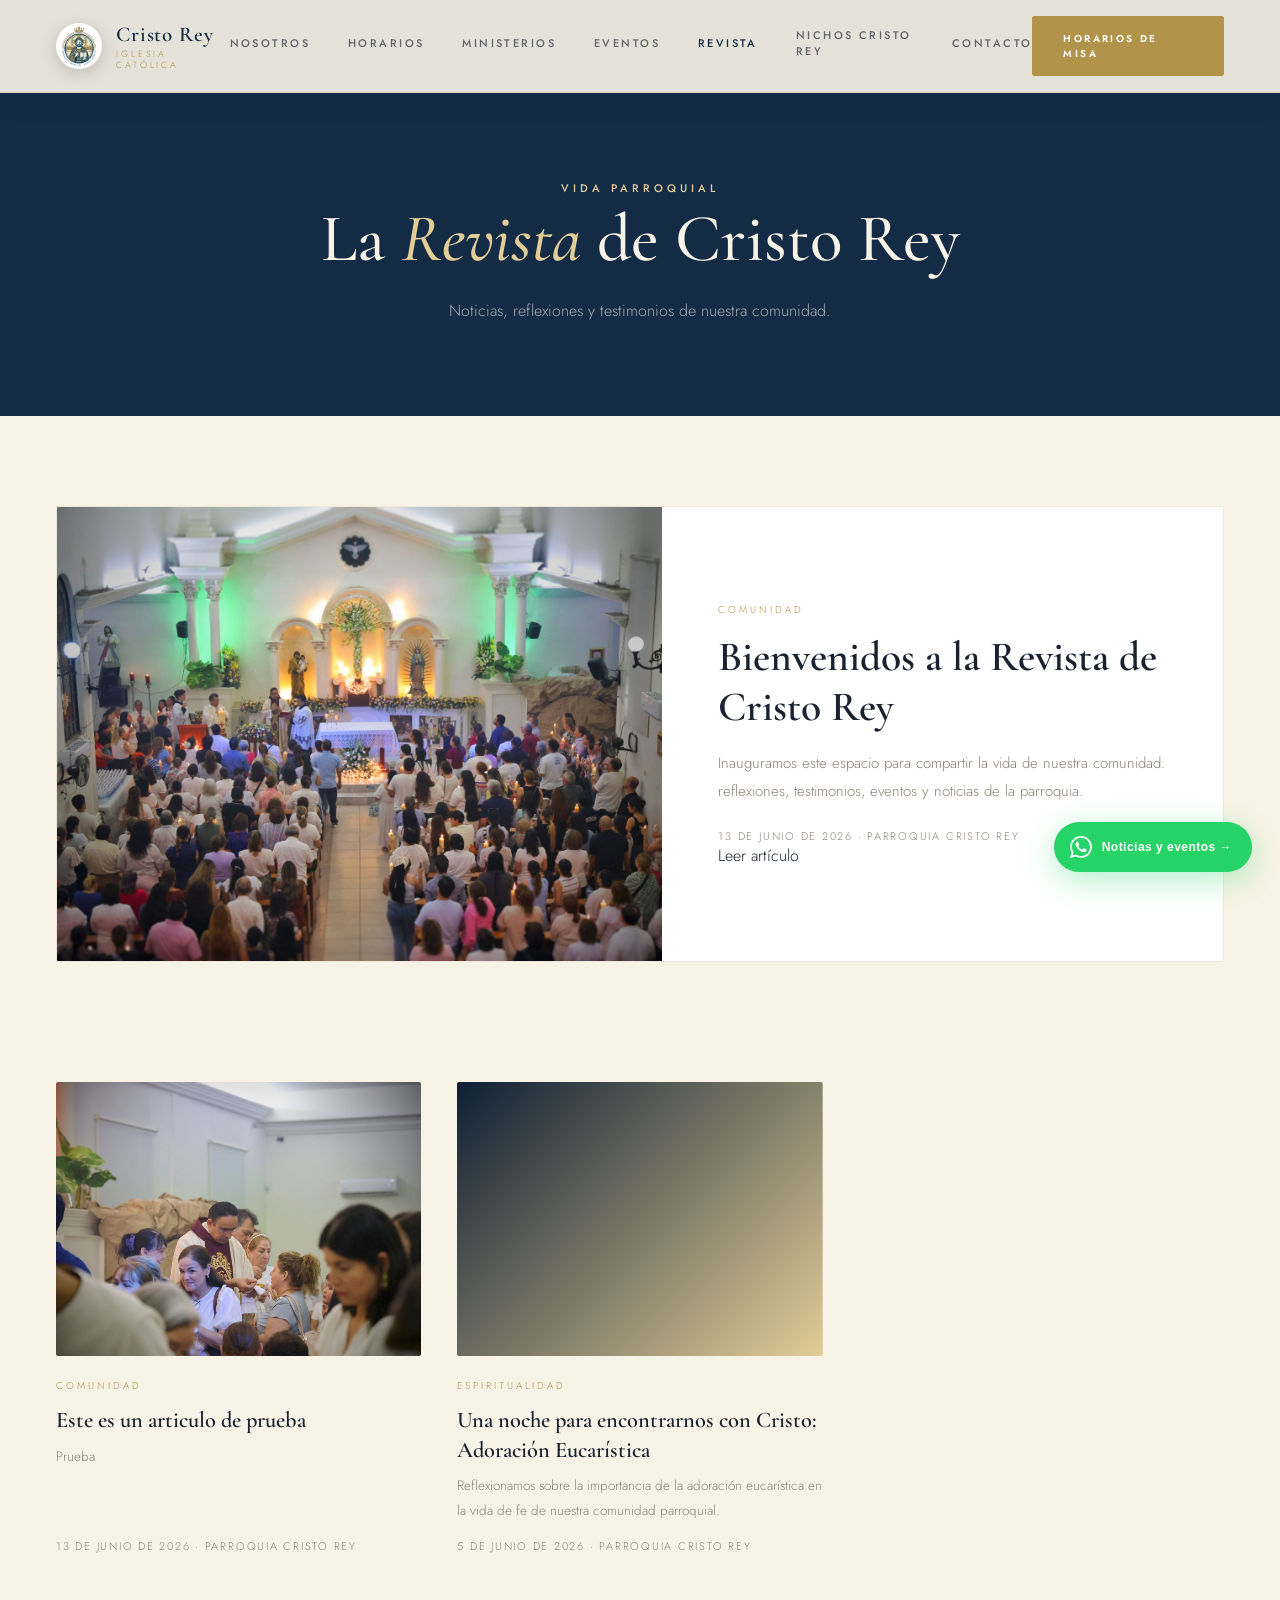
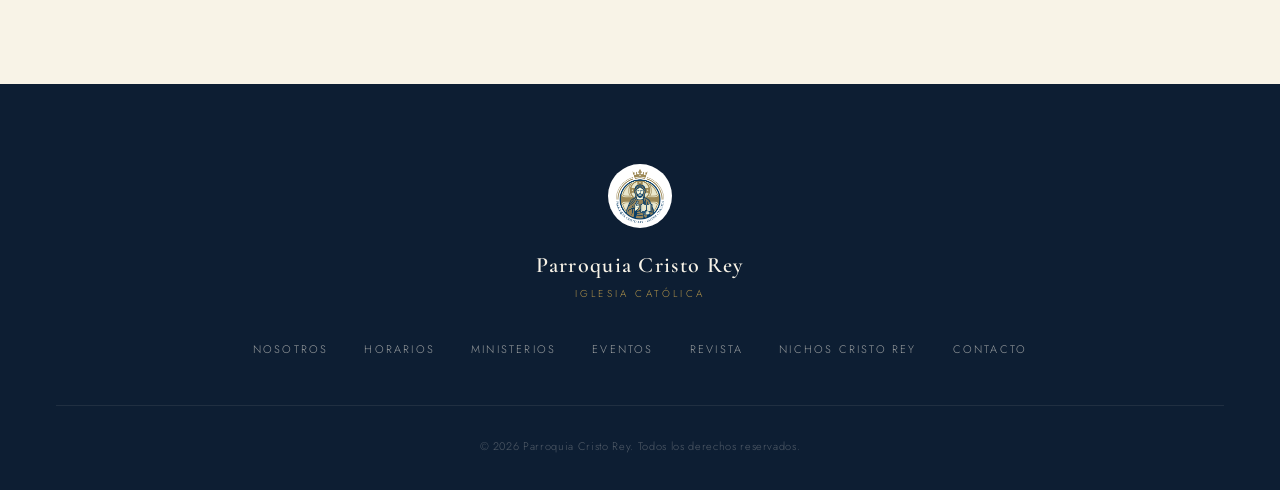
<file: blog/index.html>
<!DOCTYPE html>
<html lang="es">
<head>
  <meta charset="UTF-8"/>
  <meta name="viewport" content="width=device-width, initial-scale=1.0"/>
  <title>Revista — Parroquia Cristo Rey</title>
  <meta name="description" content="Revista de la Parroquia Cristo Rey: noticias, reflexiones y vida de nuestra comunidad."/>
  <!-- Favicon -->
  <link rel="icon" type="image/png" href="../assets/logo.png"/>
  <link rel="apple-touch-icon" href="../assets/logo.png"/>
  <!-- Open Graph -->
  <meta property="og:site_name" content="Parroquia Cristo Rey"/>
  <meta property="og:locale" content="es_MX"/>
  <meta property="og:image" content="/TNY-Media/assets/hero.jpeg"/>
  <link href="https://fonts.googleapis.com/css2?family=Cormorant+Garamond:ital,wght@0,300;0,400;0,500;0,600;1,400&family=Jost:wght@200;300;400;500;600&display=swap" rel="stylesheet"/>
  <link rel="stylesheet" href="../assets/site.css"/>
  <style>
    /* ── PAGE HEAD ── */
    .page-head {
      background: var(--navy);
      color: var(--cream);
      padding: 180px 56px 90px;
      text-align: center;
    }
    .page-head .sec-label {
      font-size: 11px;
      font-weight: 500;
      letter-spacing: 0.36em;
      text-transform: uppercase;
      color: var(--gold2);
      margin-bottom: 6px;
    }
    .page-head h1 {
      font-weight: 500;
      font-size: clamp(2.6rem, 6vw, 4.2rem);
      line-height: 1.1;
    }
    .page-head h1 em { font-style: italic; color: var(--gold2); }
    .page-head p {
      font-size: 16px;
      line-height: 1.9;
      color: rgba(248,243,231,0.65);
      max-width: 600px;
      margin: 20px auto 0;
    }

    .container { max-width: 1180px; margin: 0 auto; }

    /* ── FEATURED ── */
    .featured {
      padding: 90px 56px 40px;
    }
    .featured-card {
      display: grid;
      grid-template-columns: 1.2fr 1fr;
      gap: 56px;
      align-items: center;
      border: 1px solid var(--line);
      border-radius: 2px;
      overflow: hidden;
      text-decoration: none;
      color: var(--ink);
      background: var(--white);
      transition: box-shadow 0.3s ease;
    }
    .featured-card:hover { box-shadow: 0 24px 60px rgba(20,43,70,0.12); }

    .featured-media {
      aspect-ratio: 4/3;
      background: linear-gradient(135deg, var(--navy), var(--gold));
      background-size: cover;
      background-position: center;
    }

    .featured-body { padding: 0 48px 0 0; }
    .featured-body .tag {
      font-size: 10px;
      letter-spacing: 0.3em;
      text-transform: uppercase;
      color: var(--gold);
      margin-bottom: 16px;
    }
    .featured-body h2 {
      font-weight: 600;
      font-size: clamp(1.8rem, 3.4vw, 2.6rem);
      line-height: 1.2;
      margin-bottom: 16px;
    }
    .featured-body p {
      font-size: 15px;
      line-height: 1.9;
      color: var(--mid);
      margin-bottom: 22px;
    }
    .featured-meta {
      font-size: 11px;
      letter-spacing: 0.16em;
      text-transform: uppercase;
      color: var(--mid);
    }
    .featured-meta .read {
      display: inline-block;
      margin-top: 18px;
      color: var(--navy);
      font-weight: 600;
      border-bottom: 1px solid var(--gold);
      padding-bottom: 4px;
    }

    /* ── GRID ── */
    .archive { padding: 40px 56px 130px; }

    .archive-grid {
      display: grid;
      grid-template-columns: repeat(3, 1fr);
      gap: 36px;
      margin-top: 40px;
    }

    .post-card {
      text-decoration: none;
      color: var(--ink);
      display: flex;
      flex-direction: column;
    }

    .post-media {
      aspect-ratio: 4/3;
      border-radius: 2px;
      background: linear-gradient(135deg, var(--paper), var(--gold2));
      background-size: cover;
      background-position: center;
      margin-bottom: 22px;
      transition: opacity 0.25s;
    }
    .post-card:hover .post-media { opacity: 0.85; }

    .post-card .tag {
      font-size: 10px;
      letter-spacing: 0.3em;
      text-transform: uppercase;
      color: var(--gold);
      margin-bottom: 12px;
    }
    .post-card h3 {
      font-weight: 600;
      font-size: 1.4rem;
      line-height: 1.3;
      margin-bottom: 10px;
      transition: color 0.2s;
    }
    .post-card:hover h3 { color: var(--gold); }
    .post-card p {
      font-size: 13.5px;
      line-height: 1.85;
      color: var(--mid);
      margin-bottom: 14px;
    }
    .post-card .meta {
      font-size: 11px;
      letter-spacing: 0.16em;
      text-transform: uppercase;
      color: var(--mid);
      margin-top: auto;
    }

    .empty-state {
      text-align: center;
      padding: 60px 0;
      color: var(--mid);
      font-size: 15px;
    }

    @media (max-width: 1024px) {
      .featured-card { grid-template-columns: 1fr; }
      .featured-body { padding: 0 40px 40px; }
      .archive-grid { grid-template-columns: repeat(2, 1fr); }
    }
    @media (max-width: 700px) {
      .page-head { padding: 140px 24px 64px; }
      .featured, .archive { padding: 56px 24px; }
      .archive-grid { grid-template-columns: 1fr; }
      .featured-body { padding: 0 24px 32px; }
    }

    /* WHATSAPP FLOAT */
    .wa-float {
      position: fixed;
      bottom: 28px;
      right: 28px;
      z-index: 999;
      display: flex;
      align-items: center;
      gap: 10px;
      background: #25D366;
      color: #fff;
      border-radius: 50px;
      padding: 14px 20px 14px 16px;
      box-shadow: 0 8px 32px rgba(37,211,102,0.35);
      text-decoration: none;
      font-family: 'Inter', sans-serif;
      font-size: 12px;
      font-weight: 600;
      letter-spacing: 0.04em;
      transition: transform 0.25s, box-shadow 0.25s;
      animation: waIn 0.6s ease 1.5s both;
    }
    .wa-float:hover { transform: translateY(-3px); box-shadow: 0 14px 40px rgba(37,211,102,0.45); }
    @keyframes waIn { from { opacity:0; transform:translateY(20px); } to { opacity:1; transform:translateY(0); } }
    .wa-float svg { width: 22px; height: 22px; fill: #fff; flex-shrink: 0; }
    .wa-float-label { white-space: nowrap; }
    @media (max-width: 600px) {
      .wa-float { padding: 11px 14px 11px 12px; bottom: 18px; right: 14px; font-size: 11px; gap: 8px; }
      .wa-float svg { width: 20px; height: 20px; }
    }
  </style>
</head>
<body>

<!-- HEADER -->
<header class="site-header always-solid" id="header">
  <a class="brand" href="../">
    <span class="brand-logo"><img src="../assets/logo.png" alt="Parroquia Cristo Rey"/></span>
    <span class="brand-text">
      <span class="name">Cristo Rey</span>
      <span class="sub">Iglesia Católica</span>
    </span>
  </a>
  <nav class="main-nav">
    <a href="../#nosotros">Nosotros</a>
    <a href="../#horarios">Horarios</a>
    <a href="../#ministerios">Ministerios</a>
    <a href="../#eventos">Eventos</a>
    <a href="index.html" class="active">Revista</a>
    <a href="https://nichoscristorey.com/" target="_blank" rel="noopener">Nichos Cristo Rey</a>
    <a href="../#contacto">Contacto</a>
  </nav>
  <a class="btn btn-gold" href="../#horarios">Horarios de Misa</a>
</header>

<!-- PAGE HEAD -->
<section class="page-head">
  <div class="sec-label">Vida Parroquial</div>
  <h1>La <em>Revista</em> de Cristo Rey</h1>
  <p>Noticias, reflexiones y testimonios de nuestra comunidad.</p>
</section>

<!-- FEATURED -->
<section class="featured">
  <div class="container" id="featured"></div>
</section>

<!-- ARCHIVE -->
<section class="archive">
  <div class="container">
    <div class="archive-grid" id="archive"></div>
    <div class="empty-state" id="empty" hidden>Aún no hay más artículos publicados.</div>
  </div>
</section>

<!-- FOOTER -->
<footer class="site-footer">
  <div class="footer-logo"><img src="../assets/logo.png" alt="Parroquia Cristo Rey"/></div>
  <div class="name">Parroquia Cristo Rey</div>
  <div class="tag">Iglesia Católica</div>
  <div class="footer-nav">
    <a href="../#nosotros">Nosotros</a>
    <a href="../#horarios">Horarios</a>
    <a href="../#ministerios">Ministerios</a>
    <a href="../#eventos">Eventos</a>
    <a href="index.html">Revista</a>
    <a href="https://nichoscristorey.com/" target="_blank" rel="noopener">Nichos Cristo Rey</a>
    <a href="../#contacto">Contacto</a>
  </div>
  <div class="copy">© 2026 Parroquia Cristo Rey. Todos los derechos reservados.</div>
</footer>

<script src="../assets/site.js"></script>
<script>
  const FALLBACK_GRADIENTS = [
    'linear-gradient(135deg, var(--navy), var(--gold))',
    'linear-gradient(135deg, var(--paper), var(--gold2))',
    'linear-gradient(135deg, var(--navy2), var(--gold2))',
    'linear-gradient(135deg, var(--gold), var(--paper))'
  ];

  function fmtDate(iso) {
    const d = new Date(iso + 'T00:00:00');
    return d.toLocaleDateString('es-ES', { day: 'numeric', month: 'long', year: 'numeric' });
  }

  fetch('../assets/blog/posts.json')
    .then(r => r.json())
    .then(posts => {
      posts = posts.filter(p => p.status !== 'draft' && p.status !== 'trash').sort((a, b) => new Date(b.date) - new Date(a.date));
      const featuredEl = document.getElementById('featured');
      const archiveEl = document.getElementById('archive');
      const emptyEl = document.getElementById('empty');

      if (!posts.length) {
        featuredEl.closest('section').hidden = true;
        emptyEl.hidden = false;
        return;
      }

      const [first, ...rest] = posts;

      const mediaStyle = (post, idx) => post.cover
        ? `background-image:url('${post.cover}')`
        : `background-image:${FALLBACK_GRADIENTS[idx % FALLBACK_GRADIENTS.length]}`;

      featuredEl.innerHTML = `
        <a class="featured-card" href="post.html?slug=${encodeURIComponent(first.slug)}">
          <div class="featured-media" style="${mediaStyle(first, 0)}"></div>
          <div class="featured-body">
            <div class="tag">${first.category}</div>
            <h2>${first.title}</h2>
            <p>${first.excerpt}</p>
            <div class="featured-meta">${fmtDate(first.date)} · ${first.author}</div>
            <span class="read">Leer artículo</span>
          </div>
        </a>`;

      if (!rest.length) {
        emptyEl.hidden = false;
        return;
      }

      archiveEl.innerHTML = rest.map((post, i) => `
        <a class="post-card" href="post.html?slug=${encodeURIComponent(post.slug)}">
          <div class="post-media" style="${mediaStyle(post, i + 1)}"></div>
          <div class="tag">${post.category}</div>
          <h3>${post.title}</h3>
          <p>${post.excerpt}</p>
          <div class="meta">${fmtDate(post.date)} · ${post.author}</div>
        </a>`).join('');
    })
    .catch(() => {
      document.getElementById('featured').closest('section').hidden = true;
      const empty = document.getElementById('empty');
      empty.hidden = false;
      empty.textContent = 'No se pudieron cargar los artículos.';
    });
</script>


<!-- WHATSAPP FLOAT -->
<a class="wa-float" href="https://whatsapp.com/channel/0029Vb7XLd34yltYBiUqMq2r" target="_blank" rel="noopener" aria-label="Seguir canal de WhatsApp">
  <svg viewBox="0 0 24 24" xmlns="http://www.w3.org/2000/svg"><path d="M17.472 14.382c-.297-.149-1.758-.867-2.03-.967-.273-.099-.471-.148-.67.15-.197.297-.767.966-.94 1.164-.173.199-.347.223-.644.075-.297-.15-1.255-.463-2.39-1.475-.883-.788-1.48-1.761-1.653-2.059-.173-.297-.018-.458.13-.606.134-.133.298-.347.446-.52.149-.174.198-.298.298-.497.099-.198.05-.371-.025-.52-.075-.149-.669-1.612-.916-2.207-.242-.579-.487-.5-.669-.51-.173-.008-.371-.01-.57-.01-.198 0-.52.074-.792.372-.272.297-1.04 1.016-1.04 2.479 0 1.462 1.065 2.875 1.213 3.074.149.198 2.096 3.2 5.077 4.487.709.306 1.262.489 1.694.625.712.227 1.36.195 1.871.118.571-.085 1.758-.719 2.006-1.413.248-.694.248-1.289.173-1.413-.074-.124-.272-.198-.57-.347m-5.421 7.403h-.004a9.87 9.87 0 01-5.031-1.378l-.361-.214-3.741.982.998-3.648-.235-.374a9.86 9.86 0 01-1.51-5.26c.001-5.45 4.436-9.884 9.888-9.884 2.64 0 5.122 1.03 6.988 2.898a9.825 9.825 0 012.893 6.994c-.003 5.45-4.437 9.884-9.885 9.884m8.413-18.297A11.815 11.815 0 0012.05 0C5.495 0 .16 5.335.157 11.892c0 2.096.547 4.142 1.588 5.945L.057 24l6.305-1.654a11.882 11.882 0 005.683 1.448h.005c6.554 0 11.89-5.335 11.893-11.893a11.821 11.821 0 00-3.48-8.413z"/></svg>
  <span class="wa-float-label">Noticias y eventos →</span>
</a>
</body>
</html>
</file>
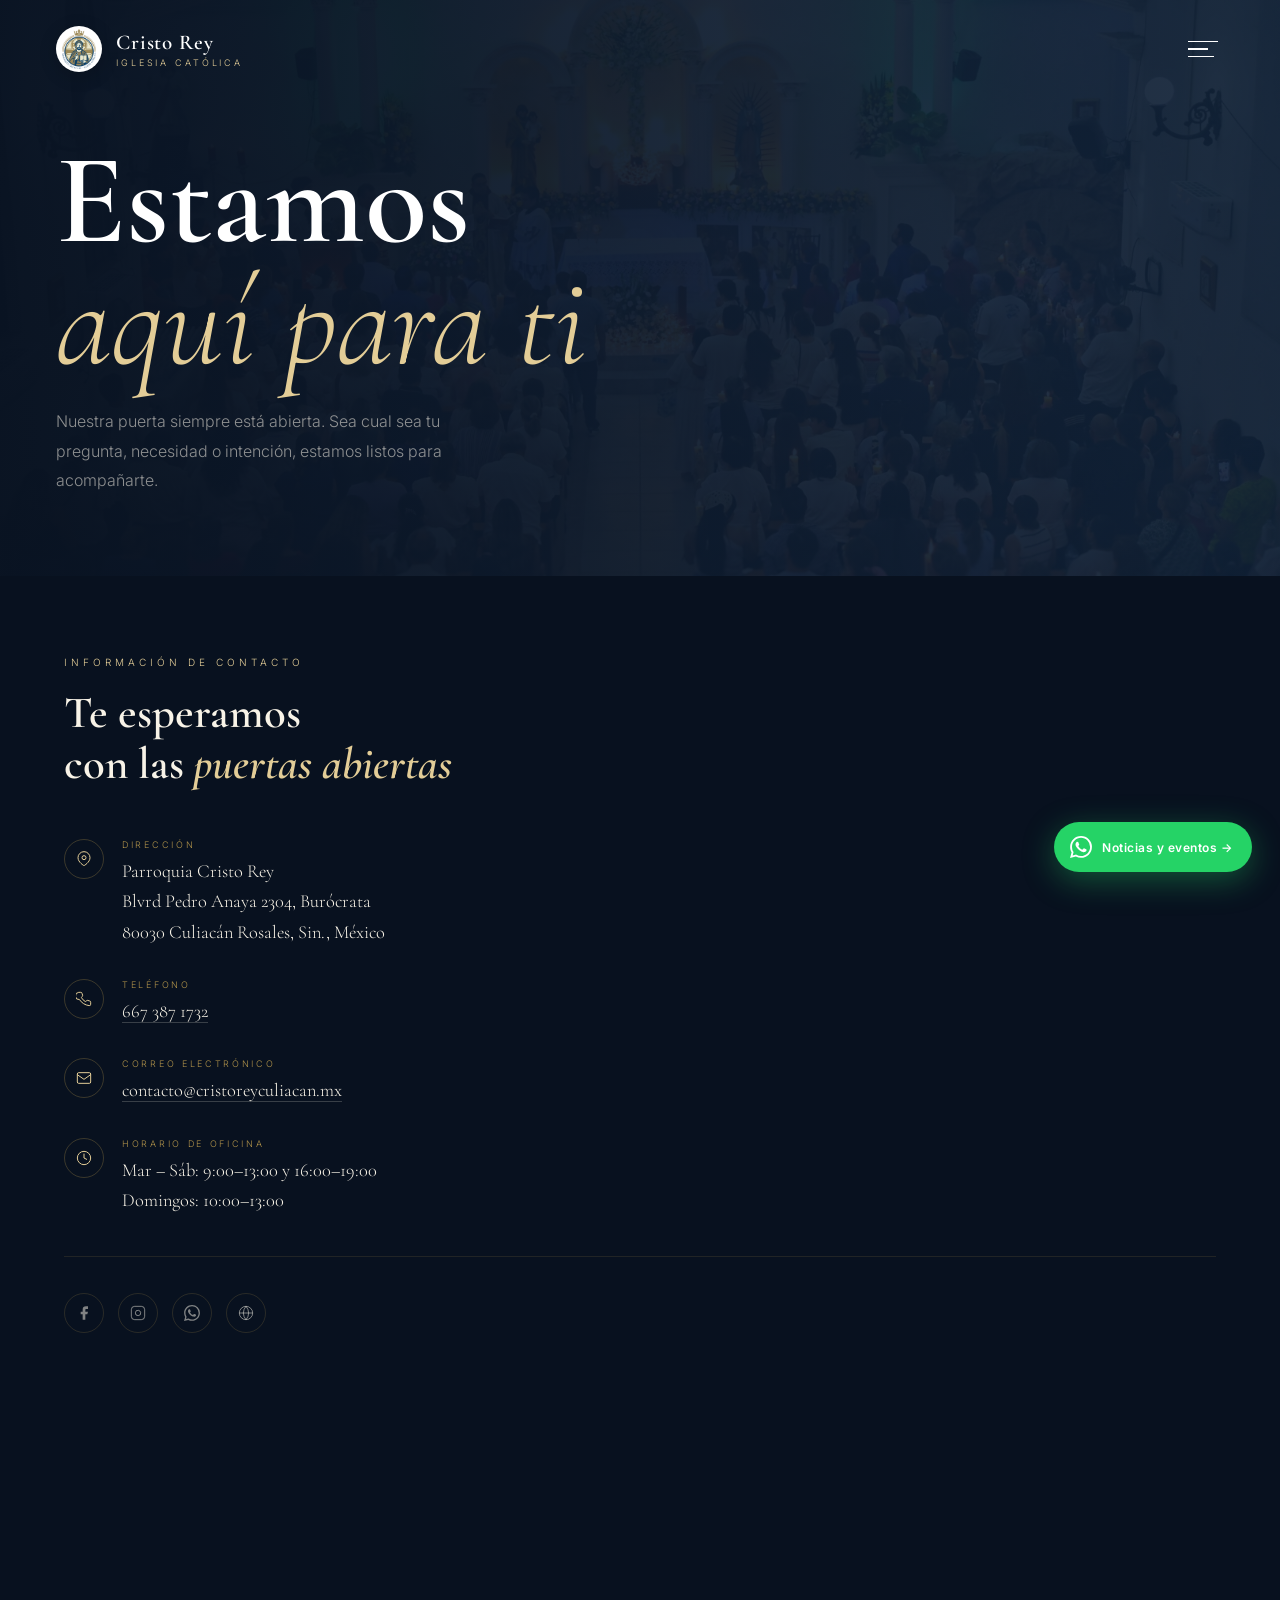
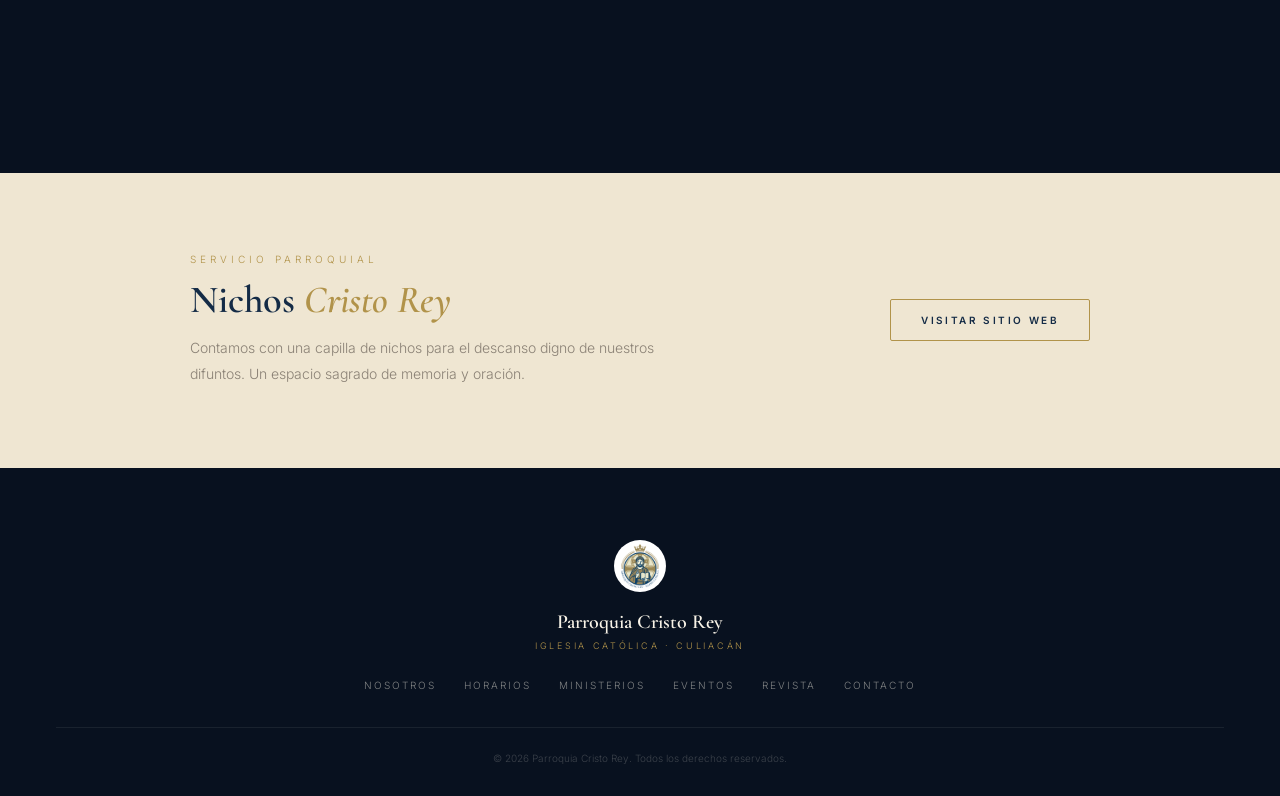
<file: contacto/index.html>
<!DOCTYPE html>
<html lang="es">
<head>
  <meta charset="UTF-8"/>
  <meta name="viewport" content="width=device-width, initial-scale=1.0"/>
  <title>Contacto — Parroquia Cristo Rey</title>
  <meta name="description" content="Visítanos, escríbenos o llámanos. Parroquia Cristo Rey en Culiacán, Sinaloa."/>
  <!-- Favicon -->
  <link rel="icon" type="image/png" href="../assets/logo.png"/>
  <link rel="apple-touch-icon" href="../assets/logo.png"/>
  <!-- Open Graph -->
  <meta property="og:site_name" content="Parroquia Cristo Rey"/>
  <meta property="og:locale" content="es_MX"/>
  <meta property="og:image" content="/TNY-Media/assets/hero.jpeg"/>
  <link href="https://fonts.googleapis.com/css2?family=Cormorant+Garamond:ital,wght@0,300;0,400;0,500;0,600;1,300;1,400;1,600&family=Inter:wght@300;400;500;600;700;800;900&display=swap" rel="stylesheet"/>
  <style>
    *, *::before, *::after { box-sizing: border-box; margin: 0; padding: 0; }
    :root {
      --navy: #142b46; --navy2: #08111f; --black: #050c18;
      --gold: #b1934a; --gold2: #e3cd97;
      --cream: #f8f3e7; --paper: #efe6d2; --ink: #1a2230;
      --mid: #8a8175; --line: rgba(177,147,74,0.22); --white: #ffffff;
    }
    html { scroll-behavior: smooth; }
    body { font-family: 'Inter', sans-serif; font-weight: 300; color: var(--ink); background: var(--cream); overflow-x: hidden; }
    img { max-width: 100%; display: block; }
    a { text-decoration: none; }

    .reveal { opacity: 0; transform: translateY(24px); transition: opacity 0.85s ease, transform 0.85s ease; }
    .reveal.in { opacity: 1; transform: none; }
    .reveal-left { opacity: 0; transform: translateX(-40px); transition: opacity 0.85s ease, transform 0.85s ease; }
    .reveal-right { opacity: 0; transform: translateX(40px); transition: opacity 0.85s ease, transform 0.85s ease; }
    .reveal-left.in, .reveal-right.in { opacity: 1; transform: none; }

    /* HEADER */
    header { position: fixed; top: 0; left: 0; right: 0; z-index: 1001; display: flex; align-items: center; justify-content: space-between; padding: 26px 56px; transition: background 0.4s, padding 0.4s, border-color 0.4s; border-bottom: 1px solid transparent; }
    header.solid { background: rgba(248,243,231,0.95); backdrop-filter: blur(10px); padding: 16px 56px; border-color: var(--line); box-shadow: 0 8px 30px rgba(20,43,70,0.05); }
    .brand { display: flex; align-items: center; gap: 14px; color: var(--white); transition: color 0.4s; }
    header.solid .brand { color: var(--navy); }
    .brand-logo { width: 46px; height: 46px; border-radius: 50%; background: var(--white); display: flex; align-items: center; justify-content: center; flex-shrink: 0; overflow: hidden; padding: 3px; box-shadow: 0 4px 18px rgba(0,0,0,0.18); }
    .brand-logo img { width: 100%; height: 100%; object-fit: contain; }
    .brand-text { display: flex; flex-direction: column; line-height: 1.25; }
    .brand-text .name { font-family: 'Cormorant Garamond', serif; font-weight: 600; font-size: 21px; letter-spacing: 0.04em; }
    .brand-text .sub { font-size: 9px; letter-spacing: 0.32em; text-transform: uppercase; color: var(--gold2); }
    header.solid .brand-text .sub { color: var(--gold); }
    .menu-btn { display: flex; flex-direction: column; justify-content: center; gap: 6px; background: none; border: none; cursor: pointer; padding: 6px; z-index: 1001; color: var(--white); transition: color 0.4s; }
    header.solid .menu-btn { color: var(--navy); }
    .menu-btn span { display: block; height: 1.5px; background: currentColor; transition: width 0.4s, transform 0.4s, opacity 0.3s; }
    .menu-btn span:nth-child(1) { width: 30px; }
    .menu-btn span:nth-child(2) { width: 20px; }
    .menu-btn span:nth-child(3) { width: 26px; }
    .menu-btn.open span:nth-child(1) { width: 26px; transform: translateY(7.5px) rotate(45deg); }
    .menu-btn.open span:nth-child(2) { opacity: 0; width: 0; }
    .menu-btn.open span:nth-child(3) { width: 26px; transform: translateY(-7.5px) rotate(-45deg); }

    /* NAV */
    .nav-overlay { position: fixed; inset: 0; z-index: 1000; display: grid; grid-template-columns: 1fr 400px; pointer-events: none; overflow: hidden; }
    .nav-panel-left { background: var(--black); display: flex; flex-direction: column; justify-content: center; padding: 100px 72px 80px; transform: translateX(-100%); transition: transform 0.72s cubic-bezier(0.76,0,0.24,1); }
    .nav-panel-right { position: relative; overflow-y: auto; overflow-x: hidden; transform: translateX(100%); transition: transform 0.72s cubic-bezier(0.76,0,0.24,1) 0.06s; background: linear-gradient(135deg, #0d1e36 0%, #1a3875 40%, #b1934a 80%, #e8a020 100%); }
    
    .nav-panel-right-inner { position: relative; z-index: 1; min-height: 100%; display: flex; flex-direction: column; justify-content: flex-end; padding: 120px 44px 56px; }
    .nav-overlay.open { pointer-events: all; }
    .nav-overlay.open .nav-panel-left { transform: translateX(0); }
    .nav-overlay.open .nav-panel-right { transform: translateX(0); }
    .nav-links { list-style: none; }
    .nav-links li { opacity: 0; transform: translateY(24px); transition: opacity 0.5s ease, transform 0.5s ease; }
    .nav-overlay.open .nav-links li:nth-child(1) { opacity:1; transform:none; transition-delay:0.30s; }
    .nav-overlay.open .nav-links li:nth-child(2) { opacity:1; transform:none; transition-delay:0.38s; }
    .nav-overlay.open .nav-links li:nth-child(3) { opacity:1; transform:none; transition-delay:0.46s; }
    .nav-overlay.open .nav-links li:nth-child(4) { opacity:1; transform:none; transition-delay:0.54s; }
    .nav-overlay.open .nav-links li:nth-child(5) { opacity:1; transform:none; transition-delay:0.62s; }
    .nav-overlay.open .nav-links li:nth-child(6) { opacity:1; transform:none; transition-delay:0.70s; }
    .nav-links a { display: block; font-family: 'Cormorant Garamond', serif; font-size: clamp(2.8rem, 5.5vw, 4.4rem); font-weight: 600; line-height: 1.1; color: rgba(248,243,231,0.18); padding: 10px 0; letter-spacing: 0.02em; transition: color 0.3s, letter-spacing 0.4s; }
    .nav-links a:hover { color: var(--cream); letter-spacing: 0.06em; }
    .nav-links a.active-page { color: var(--gold2); }
    .nav-links a span { display: inline-block; position: relative; }
    .nav-links a span::after { content: ''; position: absolute; left: 0; bottom: -2px; width: 0; height: 1px; background: var(--gold); transition: width 0.4s; }
    .nav-links a:hover span::after { width: 100%; }
    .nav-bottom { margin-top: 48px; padding-top: 28px; border-top: 1px solid rgba(177,147,74,0.2); display: flex; gap: 40px; opacity: 0; transition: opacity 0.5s ease 0.75s; }
    .nav-overlay.open .nav-bottom { opacity: 1; }
    .nav-bottom-item { font-size: 11px; letter-spacing: 0.2em; text-transform: uppercase; color: rgba(248,243,231,0.35); line-height: 1.8; }
    .nav-bottom-item strong { display: block; color: rgba(248,243,231,0.65); font-weight: 500; margin-bottom: 4px; }
    .nav-event-badge { display: inline-block; background: var(--gold); color: var(--white); font-size: 9px; font-weight: 600; letter-spacing: 0.24em; text-transform: uppercase; padding: 5px 12px; margin-bottom: 20px; opacity: 0; transform: translateY(16px); transition: opacity 0.5s ease 0.6s, transform 0.5s ease 0.6s; }
    .nav-event-title { font-family: 'Cormorant Garamond', serif; font-size: clamp(2.4rem, 4vw, 3.6rem); font-weight: 600; line-height: 1.1; color: var(--white); margin-bottom: 16px; opacity: 0; transform: translateY(16px); transition: opacity 0.5s ease 0.68s, transform 0.5s ease 0.68s; }
    .nav-event-meta { font-size: 12px; letter-spacing: 0.2em; text-transform: uppercase; color: rgba(255,255,255,0.58); margin-bottom: 28px; line-height: 1.9; opacity: 0; transform: translateY(12px); transition: opacity 0.5s ease 0.74s, transform 0.5s ease 0.74s; }
    .nav-event-cta { display: inline-flex; align-items: center; gap: 10px; font-size: 10px; font-weight: 600; letter-spacing: 0.24em; text-transform: uppercase; color: var(--cream); border: 1px solid rgba(255,255,255,0.35); padding: 14px 26px; opacity: 0; transform: translateY(12px); transition: opacity 0.5s ease 0.80s, transform 0.5s ease 0.80s, background 0.3s, border-color 0.3s; }
    .nav-event-cta:hover { background: var(--gold); border-color: var(--gold); }
    .nav-overlay.open .nav-event-badge,.nav-overlay.open .nav-event-title,.nav-overlay.open .nav-event-meta,.nav-overlay.open .nav-event-cta { opacity:1; transform:none; }
    .nav-event-deco { position: absolute; top: 0; right: 0; width: 70%; height: 100%; background: radial-gradient(ellipse at top right, rgba(255,255,255,0.06) 0%, transparent 60%); pointer-events: none; }
    .nav-event-number { position: absolute; top: 40px; right: 36px; font-family: 'Cormorant Garamond', serif; font-size: 9rem; font-weight: 600; line-height: 1; color: rgba(255,255,255,0.04); pointer-events: none; letter-spacing: -0.04em; }

    /* HERO */
    .page-hero { background: var(--navy); min-height: 52vh; display: flex; align-items: center; padding: 140px 56px 80px; position: relative; overflow: hidden; }
    .page-hero::before { content: ''; position: absolute; inset: 0; background: url('../assets/hero.jpeg') center 60% / cover no-repeat; opacity: 0.15; }
    .page-hero::after { content: ''; position: absolute; inset: 0; background: linear-gradient(90deg, rgba(8,17,31,0.9) 0%, rgba(8,17,31,0.3) 100%); }
    .page-hero-content { position: relative; z-index: 2; }
    .page-hero-eyebrow { display: block; font-size: 10px; letter-spacing: 0.5em; text-transform: uppercase; color: var(--gold2); margin-bottom: 20px; animation: fadeUp 0.9s ease 0.2s both; }
    .page-hero h1 { font-family: 'Cormorant Garamond', serif; font-weight: 600; font-size: clamp(4rem, 10vw, 8rem); line-height: 0.95; color: var(--white); animation: fadeUp 0.9s ease 0.4s both; }
    .page-hero h1 em { font-style: italic; color: var(--gold2); font-weight: 300; }
    .page-hero-sub { font-size: 16px; color: rgba(248,243,231,0.55); max-width: 420px; margin-top: 24px; line-height: 1.85; animation: fadeUp 0.9s ease 0.6s both; }
    @keyframes fadeUp { from { opacity:0; transform: translateY(24px); } to { opacity:1; transform:none; } }

    /* MAIN SPLIT */
    .contact-section { padding: 0; display: grid; grid-template-columns: 1fr; min-height: 60vh; }

    /* LEFT: Info + Map */
    .contact-left { background: var(--navy2); display: flex; flex-direction: column; }
    .contact-info-panel { padding: 80px 64px; flex: 1; }
    .contact-info-panel .label { font-size: 10px; letter-spacing: 0.4em; text-transform: uppercase; color: var(--gold2); margin-bottom: 20px; display: block; }
    .contact-info-panel h2 { font-family: 'Cormorant Garamond', serif; font-weight: 600; font-size: clamp(2rem, 3.5vw, 3rem); color: var(--cream); line-height: 1.15; margin-bottom: 48px; }
    .contact-info-panel h2 em { font-style: italic; color: var(--gold2); }
    .contact-rows { display: flex; flex-direction: column; gap: 32px; }
    .contact-row { display: flex; gap: 18px; align-items: flex-start; }
    .contact-row .c-icon { width: 40px; height: 40px; border: 1px solid rgba(177,147,74,0.3); border-radius: 50%; display: flex; align-items: center; justify-content: center; flex-shrink: 0; color: var(--gold2); }
    .contact-row .c-icon svg { width: 16px; height: 16px; }
    .contact-row .c-label { font-size: 9px; letter-spacing: 0.3em; text-transform: uppercase; color: var(--gold); margin-bottom: 6px; }
    .contact-row .c-value { font-family: 'Cormorant Garamond', serif; font-size: 1.15rem; color: var(--cream); line-height: 1.65; }
    .contact-row .c-value a { color: var(--cream); border-bottom: 1px solid rgba(248,243,231,0.2); transition: color 0.2s, border-color 0.2s; }
    .contact-row .c-value a:hover { color: var(--gold2); border-color: var(--gold2); }
    .socials { display: flex; gap: 14px; margin-top: 40px; padding-top: 36px; border-top: 1px solid rgba(177,147,74,0.15); }
    .social-link { width: 40px; height: 40px; border: 1px solid rgba(177,147,74,0.2); border-radius: 50%; display: flex; align-items: center; justify-content: center; color: rgba(248,243,231,0.5); transition: all 0.2s; }
    .social-link:hover { background: var(--gold); border-color: var(--gold); color: var(--white); }
    .social-link svg { width: 16px; height: 16px; }
    .map-wrap { flex-shrink: 0; }
    .map-wrap iframe { width: 100%; height: 360px; border: 0; display: block; filter: sepia(0.2) brightness(0.85) saturate(0.7); }

    /* RIGHT: Form */
    .contact-form-panel { background: var(--cream); padding: 80px 64px; display: flex; flex-direction: column; justify-content: center; }
    .contact-form-panel .label { font-size: 10px; letter-spacing: 0.4em; text-transform: uppercase; color: var(--gold); margin-bottom: 20px; display: block; }
    .contact-form-panel h2 { font-family: 'Cormorant Garamond', serif; font-weight: 600; font-size: clamp(1.9rem, 3vw, 2.8rem); color: var(--navy); line-height: 1.15; margin-bottom: 8px; }
    .contact-form-panel h2 em { font-style: italic; color: var(--gold); }
    .contact-form-panel .sub { font-size: 14px; color: var(--mid); margin-bottom: 40px; line-height: 1.8; }
    form { display: flex; flex-direction: column; gap: 20px; }
    .form-row { display: grid; grid-template-columns: 1fr 1fr; gap: 16px; }
    .field { display: flex; flex-direction: column; gap: 6px; }
    .field label { font-size: 9px; letter-spacing: 0.3em; text-transform: uppercase; color: var(--mid); font-weight: 500; }
    .field input, .field select, .field textarea {
      font-family: 'Inter', sans-serif; font-size: 14px; font-weight: 300;
      color: var(--ink); background: var(--white);
      border: 1px solid var(--line); border-radius: 2px;
      padding: 14px 16px; outline: none; width: 100%;
      transition: border-color 0.25s, box-shadow 0.25s;
    }
    .field input:focus, .field select:focus, .field textarea:focus { border-color: var(--gold); box-shadow: 0 0 0 3px rgba(177,147,74,0.08); }
    .field textarea { resize: vertical; min-height: 120px; }
    .field select { appearance: none; background-image: url("data:image/svg+xml,%3Csvg width='12' height='8' viewBox='0 0 12 8' fill='none' xmlns='http://www.w3.org/2000/svg'%3E%3Cpath d='M1 1l5 5 5-5' stroke='%238a8175' stroke-width='1.5' stroke-linecap='round'/%3E%3C/svg%3E"); background-repeat: no-repeat; background-position: right 16px center; }
    .btn-submit { display: inline-flex; align-items: center; gap: 10px; justify-content: center; font-family: 'Inter', sans-serif; font-size: 10px; font-weight: 600; letter-spacing: 0.24em; text-transform: uppercase; background: var(--navy); color: var(--cream); border: none; padding: 17px 36px; border-radius: 2px; cursor: pointer; transition: background 0.25s, transform 0.25s; }
    .btn-submit:hover { background: var(--gold); transform: translateY(-2px); }
    .form-note { font-size: 11px; color: var(--mid); margin-top: 4px; }
    .form-success { display: none; text-align: center; padding: 40px 24px; }
    .form-success .s-icon { font-size: 3rem; margin-bottom: 16px; }
    .form-success h3 { font-family: 'Cormorant Garamond', serif; font-weight: 600; font-size: 1.8rem; color: var(--navy); margin-bottom: 10px; }
    .form-success p { font-size: 14px; color: var(--mid); line-height: 1.8; }

    /* NICHOS LINK */
    .nichos-sec { background: var(--paper); padding: 80px 56px; }
    .nichos-inner { max-width: 900px; margin: 0 auto; display: grid; grid-template-columns: 1fr auto; gap: 40px; align-items: center; }
    .nichos-text .label { font-size: 10px; letter-spacing: 0.4em; text-transform: uppercase; color: var(--gold); margin-bottom: 12px; display: block; }
    .nichos-text h2 { font-family: 'Cormorant Garamond', serif; font-weight: 600; font-size: clamp(1.8rem, 3vw, 2.6rem); color: var(--navy); margin-bottom: 12px; }
    .nichos-text h2 em { font-style: italic; color: var(--gold); }
    .nichos-text p { font-size: 14px; color: var(--mid); line-height: 1.9; max-width: 480px; }
    .btn-line { display: inline-block; font-size: 10px; font-weight: 600; letter-spacing: 0.24em; text-transform: uppercase; padding: 14px 30px; border: 1px solid var(--gold); color: var(--navy); border-radius: 2px; transition: all 0.25s; white-space: nowrap; }
    .btn-line:hover { background: var(--navy); color: var(--cream); border-color: var(--navy); }

    /* FOOTER */
    footer { background: var(--navy2); color: rgba(248,243,231,0.55); padding: 72px 56px 32px; text-align: center; }
    .footer-logo { width: 52px; height: 52px; border-radius: 50%; background: var(--white); margin: 0 auto 18px; display: flex; align-items: center; justify-content: center; padding: 4px; }
    .footer-logo img { width: 100%; height: 100%; object-fit: contain; }
    footer .fname { font-family: 'Cormorant Garamond', serif; font-weight: 600; font-size: 20px; color: var(--cream); margin-bottom: 6px; }
    footer .ftag { font-size: 9px; letter-spacing: 0.3em; text-transform: uppercase; color: var(--gold); margin-bottom: 28px; }
    .footer-nav { display: flex; gap: 28px; justify-content: center; flex-wrap: wrap; margin-bottom: 36px; }
    .footer-nav a { font-size: 10px; letter-spacing: 0.2em; text-transform: uppercase; color: rgba(248,243,231,0.5); transition: color 0.2s; }
    .footer-nav a:hover { color: var(--gold2); }
    footer .copy { font-size: 10px; color: rgba(248,243,231,0.22); padding-top: 24px; border-top: 1px solid rgba(248,243,231,0.07); }

    @media (max-width: 1024px) { .contact-section { grid-template-columns: 1fr; } .contact-left { order: 2; } .contact-form-panel { order: 1; } }
    @media (max-width: 860px) {
      header { padding: 20px 24px; } header.solid { padding: 14px 24px; }
      .page-hero { padding: 120px 24px 64px; }
      .contact-info-panel, .contact-form-panel { padding: 56px 24px; }
      .nichos-sec { padding: 64px 24px; }
      .nichos-inner { grid-template-columns: 1fr; }
      .form-row { grid-template-columns: 1fr; }
      .nav-overlay { grid-template-columns: 1fr; } .nav-panel-right { display: none; }
      .nav-panel-left { padding: 100px 36px 56px; overflow-y: auto; justify-content: flex-start; }
      footer { padding: 56px 24px 28px; }
    }

    /* WHATSAPP FLOAT */
    .wa-float {
      position: fixed;
      bottom: 28px;
      right: 28px;
      z-index: 999;
      display: flex;
      align-items: center;
      gap: 10px;
      background: #25D366;
      color: #fff;
      border-radius: 50px;
      padding: 14px 20px 14px 16px;
      box-shadow: 0 8px 32px rgba(37,211,102,0.35);
      text-decoration: none;
      font-family: 'Inter', sans-serif;
      font-size: 12px;
      font-weight: 600;
      letter-spacing: 0.04em;
      transition: transform 0.25s, box-shadow 0.25s;
      animation: waIn 0.6s ease 1.5s both;
    }
    .wa-float:hover { transform: translateY(-3px); box-shadow: 0 14px 40px rgba(37,211,102,0.45); }
    @keyframes waIn { from { opacity:0; transform:translateY(20px); } to { opacity:1; transform:translateY(0); } }
    .wa-float svg { width: 22px; height: 22px; fill: #fff; flex-shrink: 0; }
    .wa-float-label { white-space: nowrap; }
    @media (max-width: 600px) {
      .wa-float { padding: 11px 14px 11px 12px; bottom: 18px; right: 14px; font-size: 11px; gap: 8px; }
      .wa-float svg { width: 20px; height: 20px; }
    }
  </style>
</head>
<body>

<!-- HEADER -->
<header id="header">
  <a class="brand" href="../">
    <span class="brand-logo"><img src="../assets/logo.png" alt="Parroquia Cristo Rey"/></span>
    <span class="brand-text">
      <span class="name">Cristo Rey</span>
      <span class="sub">Iglesia Católica</span>
    </span>
  </a>
  <button class="menu-btn" id="menuBtn" aria-label="Abrir menú" aria-expanded="false">
    <span></span><span></span><span></span>
  </button>
</header>

<!-- NAV OVERLAY -->
<div class="nav-overlay" id="navOverlay" role="dialog" aria-label="Navegación principal" aria-hidden="true">
  <div class="nav-panel-left">
    <ul class="nav-links">
      <li><a href="../nosotros/"><span>Vida Parroquial</span></a></li>
      <li><a href="../horarios/"><span>Horarios</span></a></li>
      <li><a href="../ministerios/"><span>Ministerios</span></a></li>
      <li><a href="../eventos/"><span>Eventos</span></a></li>
      <li><a href="../blog/"><span>Revista</span></a></li>
      <li><a href="../contacto/" class="active-page"><span>Contacto</span></a></li>
    </ul>
    <div class="nav-bottom">
      <div class="nav-bottom-item"><strong>Dirección</strong>Parroquia Cristo Rey<br>Culiacán, Sinaloa</div>
      <div class="nav-bottom-item"><strong>Horario de oficina</strong>Mar – Sáb · 9:00 – 13:00</div>
    </div>
  </div>
  <div class="nav-panel-right">
    <div class="nav-event-deco"></div>
    <div class="nav-event-number">26</div>
    <div class="nav-panel-right-inner">
      <span class="nav-event-badge">Inscripciones abiertas</span>
      <div class="nav-event-title">Verano<br>con el Rey</div>
      <div class="nav-event-meta">Talleres · Arte · Ciencia · Deporte<br>20 – 24 de Julio · 9:00 A.M. – 12:00 P.M.<br>Niños 6–12 años · $70 por día</div>
      <a class="nav-event-cta" href="../eventos/">Ver evento <svg width="14" height="10" viewBox="0 0 14 10" fill="none" stroke="currentColor" stroke-width="1.5"><path d="M1 5h12M8 1l5 4-5 4"/></svg></a>
    </div>
  </div>
</div>

<!-- HERO -->
<section class="page-hero">
  <div class="page-hero-content">
    <h1>Estamos<br/><em>aquí para ti</em></h1>
    <p class="page-hero-sub">Nuestra puerta siempre está abierta. Sea cual sea tu pregunta, necesidad o intención, estamos listos para acompañarte.</p>
  </div>
</section>

<!-- CONTACT SPLIT -->
<div class="contact-section">

  <!-- LEFT: Info + Map -->
  <div class="contact-left">
    <div class="contact-info-panel reveal-left">
      <span class="label">Información de contacto</span>
      <h2>Te esperamos<br/>con las <em>puertas abiertas</em></h2>
      <div class="contact-rows">
        <div class="contact-row">
          <span class="c-icon"><svg viewBox="0 0 24 24" fill="none" stroke="currentColor" stroke-width="1.5"><path d="M21 10c0 7-9 12-9 12S3 17 3 10a9 9 0 0 1 18 0z"/><circle cx="12" cy="10" r="3"/></svg></span>
          <div>
            <div class="c-label">Dirección</div>
            <div class="c-value">Parroquia Cristo Rey<br/>Blvrd Pedro Anaya 2304, Burócrata<br/>80030 Culiacán Rosales, Sin., México</div>
          </div>
        </div>
        <div class="contact-row">
          <span class="c-icon"><svg viewBox="0 0 24 24" fill="none" stroke="currentColor" stroke-width="1.5"><path d="M22 16.92v3a2 2 0 0 1-2.18 2 19.79 19.79 0 0 1-8.63-3.07 19.5 19.5 0 0 1-6-6A2 2 0 0 1 4.11 2h3a2 2 0 0 1 2 1.72c.13.81.36 1.6.69 2.34a2 2 0 0 1-.45 2.11L8.09 9.91a16 16 0 0 0 6 6l1.74-1.27a2 2 0 0 1 2.11-.45c.74.33 1.53.56 2.34.69A2 2 0 0 1 22 16.92z"/></svg></span>
          <div>
            <div class="c-label">Teléfono</div>
            <div class="c-value"><a href="tel:6673871732">667 387 1732</a></div>
          </div>
        </div>
        <div class="contact-row">
          <span class="c-icon"><svg viewBox="0 0 24 24" fill="none" stroke="currentColor" stroke-width="1.5"><rect x="2" y="4" width="20" height="16" rx="2"/><path d="M22 7l-10 7L2 7" stroke-linecap="round"/></svg></span>
          <div>
            <div class="c-label">Correo electrónico</div>
            <div class="c-value"><a href="mailto:contacto@cristoreyculiacan.mx">contacto@cristoreyculiacan.mx</a></div>
          </div>
        </div>
        <div class="contact-row">
          <span class="c-icon"><svg viewBox="0 0 24 24" fill="none" stroke="currentColor" stroke-width="1.5"><circle cx="12" cy="12" r="10"/><path d="M12 6v6l4 2" stroke-linecap="round"/></svg></span>
          <div>
            <div class="c-label">Horario de oficina</div>
            <div class="c-value">Mar – Sáb: 9:00–13:00 y 16:00–19:00<br/>Domingos: 10:00–13:00</div>
          </div>
        </div>
      </div>
      <div class="socials">
        <a class="social-link" href="https://www.facebook.com/share/18j2sD88Z2/?mibextid=wwXIfr" target="_blank" rel="noopener" aria-label="Facebook">
          <svg viewBox="0 0 24 24" fill="currentColor"><path d="M18 2h-3a5 5 0 0 0-5 5v3H7v4h3v8h4v-8h3l1-4h-4V7a1 1 0 0 1 1-1h3z"/></svg>
        </a>
        <a class="social-link" href="https://www.instagram.com/parroquiacristoreycln_?igsh=d2M0eDBweW41d3B1" target="_blank" rel="noopener" aria-label="Instagram">
          <svg viewBox="0 0 24 24" fill="none" stroke="currentColor" stroke-width="1.5"><rect x="2" y="2" width="20" height="20" rx="5"/><path d="M16 11.37A4 4 0 1 1 12.63 8 4 4 0 0 1 16 11.37z"/><line x1="17.5" y1="6.5" x2="17.51" y2="6.5"/></svg>
        </a>
        <a class="social-link" href="https://whatsapp.com/channel/0029Vb7XLd34yltYBiUqMq2r" target="_blank" rel="noopener" aria-label="Canal de WhatsApp">
          <svg viewBox="0 0 24 24" fill="currentColor"><path d="M17.472 14.382c-.297-.149-1.758-.867-2.03-.967-.273-.099-.471-.148-.67.15-.197.297-.767.966-.94 1.164-.173.199-.347.223-.644.075-.297-.15-1.255-.463-2.39-1.475-.883-.788-1.48-1.761-1.653-2.059-.173-.297-.018-.458.13-.606.134-.133.298-.347.446-.52.149-.174.198-.298.298-.497.099-.198.05-.371-.025-.52-.075-.149-.669-1.612-.916-2.207-.242-.579-.487-.5-.669-.51-.173-.008-.371-.01-.57-.01-.198 0-.52.074-.792.372-.272.297-1.04 1.016-1.04 2.479 0 1.462 1.065 2.875 1.213 3.074.149.198 2.096 3.2 5.077 4.487.709.306 1.262.489 1.694.625.712.227 1.36.195 1.871.118.571-.085 1.758-.719 2.006-1.413.248-.694.248-1.289.173-1.413-.074-.124-.272-.198-.57-.347m-5.421 7.403h-.004a9.87 9.87 0 0 1-5.031-1.378l-.361-.214-3.741.982.998-3.648-.235-.374a9.86 9.86 0 0 1-1.51-5.26c.001-5.45 4.436-9.884 9.888-9.884 2.64 0 5.122 1.03 6.988 2.898a9.825 9.825 0 0 1 2.893 6.994c-.003 5.45-4.437 9.884-9.885 9.884m8.413-18.297A11.815 11.815 0 0 0 12.05 0C5.495 0 .16 5.335.157 11.892c0 2.096.547 4.142 1.588 5.945L.057 24l6.305-1.654a11.882 11.882 0 0 0 5.683 1.448h.005c6.554 0 11.89-5.335 11.893-11.893a11.821 11.821 0 0 0-3.48-8.413z"/></svg>
        </a>
        <a class="social-link" href="https://nichoscristorey.com/" target="_blank" rel="noopener" aria-label="Nichos Cristo Rey">
          <svg viewBox="0 0 24 24" fill="none" stroke="currentColor" stroke-width="1.5"><circle cx="12" cy="12" r="10"/><path d="M2 12h20M12 2a15.3 15.3 0 0 1 4 10 15.3 15.3 0 0 1-4 10 15.3 15.3 0 0 1-4-10 15.3 15.3 0 0 1 4-10z"/></svg>
        </a>
      </div>
    </div>
    <div class="map-wrap">
      <iframe src="https://www.google.com/maps?cid=12292436622713515068&output=embed" loading="lazy" title="Mapa Parroquia Cristo Rey"></iframe>
    </div>
  </div>


</div>

<!-- NICHOS -->
<section class="nichos-sec">
  <div class="container">
    <div class="nichos-inner reveal">
      <div class="nichos-text">
        <span class="label">Servicio parroquial</span>
        <h2>Nichos <em>Cristo Rey</em></h2>
        <p>Contamos con una capilla de nichos para el descanso digno de nuestros difuntos. Un espacio sagrado de memoria y oración.</p>
      </div>
      <a class="btn-line" href="https://nichoscristorey.com/" target="_blank" rel="noopener">Visitar sitio web</a>
    </div>
  </div>
</section>

<!-- FOOTER -->
<footer>
  <div class="footer-logo"><img src="../assets/logo.png" alt="Parroquia Cristo Rey"/></div>
  <div class="fname">Parroquia Cristo Rey</div>
  <div class="ftag">Iglesia Católica · Culiacán</div>
  <div class="footer-nav">
    <a href="../nosotros/">Nosotros</a>
    <a href="../horarios/">Horarios</a>
    <a href="../ministerios/">Ministerios</a>
    <a href="../eventos/">Eventos</a>
    <a href="../blog/">Revista</a>
    <a href="../contacto/">Contacto</a>
  </div>
  <div class="copy">© 2026 Parroquia Cristo Rey. Todos los derechos reservados.</div>
</footer>

<script>
  const header = document.getElementById('header');
  const onScroll = () => header.classList.toggle('solid', window.scrollY > 60);
  window.addEventListener('scroll', onScroll); onScroll();

  (function() {
    const btn = document.getElementById('menuBtn');
    const overlay = document.getElementById('navOverlay');
    function openNav() { overlay.classList.add('open'); overlay.setAttribute('aria-hidden','false'); btn.classList.add('open'); btn.setAttribute('aria-expanded','true'); document.body.style.overflow='hidden'; }
    function closeNav() { overlay.classList.remove('open'); overlay.setAttribute('aria-hidden','true'); btn.classList.remove('open'); btn.setAttribute('aria-expanded','false'); document.body.style.overflow=''; }
    btn.addEventListener('click', () => overlay.classList.contains('open') ? closeNav() : openNav());
    overlay.querySelectorAll('a').forEach(a => a.addEventListener('click', closeNav));
    document.addEventListener('keydown', e => { if (e.key === 'Escape') closeNav(); });
  })();

  const reveals = document.querySelectorAll('.reveal, .reveal-left, .reveal-right');
  const io = new IntersectionObserver(entries => { entries.forEach(e => { if (e.isIntersecting) e.target.classList.add('in'); }); }, { threshold: 0.08 });
  reveals.forEach(el => io.observe(el));

  // Form: mailto fallback
  document.getElementById('contactForm').addEventListener('submit', function(e) {
    e.preventDefault();
    const nombre = document.getElementById('nombre').value.trim();
    const email = document.getElementById('email').value.trim();
    const asunto = document.getElementById('asunto').value;
    const mensaje = document.getElementById('mensaje').value.trim();
    if (!nombre || !email || !mensaje) { alert('Por favor completa los campos requeridos.'); return; }
    const body = encodeURIComponent(`Nombre: ${nombre}\nCorreo: ${email}\nAsunto: ${asunto}\n\n${mensaje}`);
    const subj = encodeURIComponent(`Mensaje de ${nombre} — Parroquia Cristo Rey`);
    window.location.href = `mailto:contacto@cristoreyculiacan.mx?subject=${subj}&body=${body}`;
    document.getElementById('contactForm').style.display = 'none';
    document.getElementById('formSuccess').style.display = 'block';
  });
</script>

<!-- WHATSAPP FLOAT -->
<a class="wa-float" href="https://whatsapp.com/channel/0029Vb7XLd34yltYBiUqMq2r" target="_blank" rel="noopener" aria-label="Seguir canal de WhatsApp">
  <svg viewBox="0 0 24 24" xmlns="http://www.w3.org/2000/svg"><path d="M17.472 14.382c-.297-.149-1.758-.867-2.03-.967-.273-.099-.471-.148-.67.15-.197.297-.767.966-.94 1.164-.173.199-.347.223-.644.075-.297-.15-1.255-.463-2.39-1.475-.883-.788-1.48-1.761-1.653-2.059-.173-.297-.018-.458.13-.606.134-.133.298-.347.446-.52.149-.174.198-.298.298-.497.099-.198.05-.371-.025-.52-.075-.149-.669-1.612-.916-2.207-.242-.579-.487-.5-.669-.51-.173-.008-.371-.01-.57-.01-.198 0-.52.074-.792.372-.272.297-1.04 1.016-1.04 2.479 0 1.462 1.065 2.875 1.213 3.074.149.198 2.096 3.2 5.077 4.487.709.306 1.262.489 1.694.625.712.227 1.36.195 1.871.118.571-.085 1.758-.719 2.006-1.413.248-.694.248-1.289.173-1.413-.074-.124-.272-.198-.57-.347m-5.421 7.403h-.004a9.87 9.87 0 01-5.031-1.378l-.361-.214-3.741.982.998-3.648-.235-.374a9.86 9.86 0 01-1.51-5.26c.001-5.45 4.436-9.884 9.888-9.884 2.64 0 5.122 1.03 6.988 2.898a9.825 9.825 0 012.893 6.994c-.003 5.45-4.437 9.884-9.885 9.884m8.413-18.297A11.815 11.815 0 0012.05 0C5.495 0 .16 5.335.157 11.892c0 2.096.547 4.142 1.588 5.945L.057 24l6.305-1.654a11.882 11.882 0 005.683 1.448h.005c6.554 0 11.89-5.335 11.893-11.893a11.821 11.821 0 00-3.48-8.413z"/></svg>
  <span class="wa-float-label">Noticias y eventos →</span>
</a>
</body>
</html>
</file>
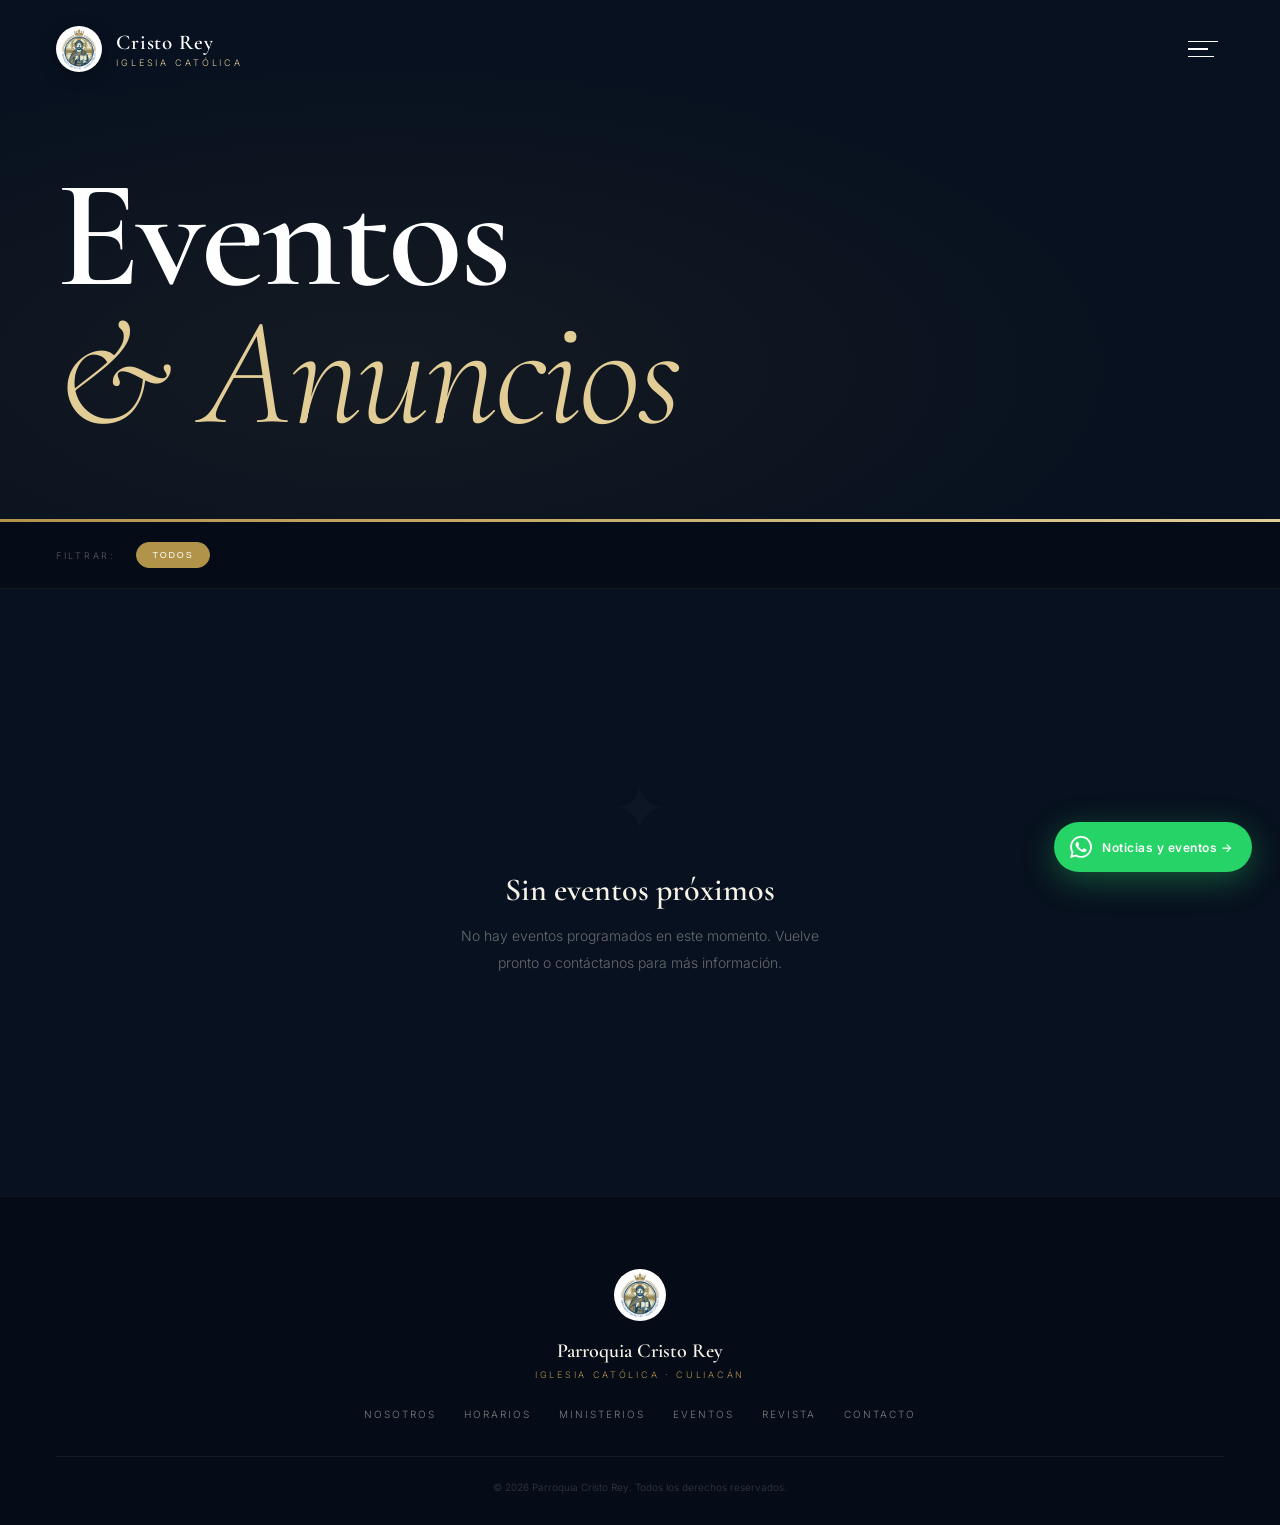
<file: eventos/index.html>
<!DOCTYPE html>
<html lang="es">
<head>
  <meta charset="UTF-8"/>
  <meta name="viewport" content="width=device-width, initial-scale=1.0"/>
  <title>Eventos — Parroquia Cristo Rey</title>
  <meta name="description" content="Eventos, celebraciones y anuncios de la Parroquia Cristo Rey en Culiacán."/>
  <!-- Favicon -->
  <link rel="icon" type="image/png" href="../assets/logo.png"/>
  <link rel="apple-touch-icon" href="../assets/logo.png"/>
  <!-- Open Graph -->
  <meta property="og:site_name" content="Parroquia Cristo Rey"/>
  <meta property="og:locale" content="es_MX"/>
  <meta property="og:image" content="/TNY-Media/assets/hero.jpeg"/>
  <link href="https://fonts.googleapis.com/css2?family=Cormorant+Garamond:ital,wght@0,300;0,400;0,500;0,600;1,300;1,400;1,600&family=Inter:wght@300;400;500;600;700;800;900&display=swap" rel="stylesheet"/>
  <style>
    *, *::before, *::after { box-sizing: border-box; margin: 0; padding: 0; }
    :root {
      --navy: #142b46; --navy2: #08111f; --black: #050c18;
      --gold: #b1934a; --gold2: #e3cd97;
      --cream: #f8f3e7; --paper: #efe6d2; --ink: #1a2230;
      --mid: #8a8175; --line: rgba(177,147,74,0.22); --white: #ffffff;
    }
    html { scroll-behavior: smooth; }
    body { font-family: 'Inter', sans-serif; font-weight: 300; color: var(--ink); background: var(--navy2); overflow-x: hidden; }
    img { max-width: 100%; display: block; }
    a { text-decoration: none; }

    .reveal { opacity: 0; transform: translateY(24px); transition: opacity 0.8s ease, transform 0.8s ease; }
    .reveal.in { opacity: 1; transform: none; }

    /* HEADER */
    header { position: fixed; top: 0; left: 0; right: 0; z-index: 1001; display: flex; align-items: center; justify-content: space-between; padding: 26px 56px; transition: background 0.4s, padding 0.4s, border-color 0.4s; border-bottom: 1px solid transparent; }
    header.solid { background: rgba(8,17,31,0.95); backdrop-filter: blur(10px); padding: 16px 56px; border-color: rgba(177,147,74,0.15); }
    .brand { display: flex; align-items: center; gap: 14px; color: var(--white); }
    .brand-logo { width: 46px; height: 46px; border-radius: 50%; background: var(--white); display: flex; align-items: center; justify-content: center; flex-shrink: 0; overflow: hidden; padding: 3px; box-shadow: 0 4px 18px rgba(0,0,0,0.3); }
    .brand-logo img { width: 100%; height: 100%; object-fit: contain; }
    .brand-text { display: flex; flex-direction: column; line-height: 1.25; }
    .brand-text .name { font-family: 'Cormorant Garamond', serif; font-weight: 600; font-size: 21px; letter-spacing: 0.04em; }
    .brand-text .sub { font-size: 9px; letter-spacing: 0.32em; text-transform: uppercase; color: var(--gold2); }
    .menu-btn { display: flex; flex-direction: column; justify-content: center; gap: 6px; background: none; border: none; cursor: pointer; padding: 6px; z-index: 1001; color: var(--white); }
    .menu-btn span { display: block; height: 1.5px; background: currentColor; transition: width 0.4s, transform 0.4s, opacity 0.3s; }
    .menu-btn span:nth-child(1) { width: 30px; }
    .menu-btn span:nth-child(2) { width: 20px; }
    .menu-btn span:nth-child(3) { width: 26px; }
    .menu-btn.open span:nth-child(1) { width: 26px; transform: translateY(7.5px) rotate(45deg); }
    .menu-btn.open span:nth-child(2) { opacity: 0; width: 0; }
    .menu-btn.open span:nth-child(3) { width: 26px; transform: translateY(-7.5px) rotate(-45deg); }

    /* NAV */
    .nav-overlay { position: fixed; inset: 0; z-index: 1000; display: grid; grid-template-columns: 1fr 400px; pointer-events: none; overflow: hidden; }
    .nav-panel-left { background: var(--black); display: flex; flex-direction: column; justify-content: center; padding: 100px 72px 80px; transform: translateX(-100%); transition: transform 0.72s cubic-bezier(0.76,0,0.24,1); }
    .nav-panel-right { position: relative; overflow-y: auto; overflow-x: hidden; transform: translateX(100%); transition: transform 0.72s cubic-bezier(0.76,0,0.24,1) 0.06s; background: linear-gradient(135deg, #0d1e36 0%, #1a3875 40%, #b1934a 80%, #e8a020 100%); }
    
    .nav-panel-right-inner { position: relative; z-index: 1; min-height: 100%; display: flex; flex-direction: column; justify-content: flex-end; padding: 120px 44px 56px; }
    .nav-overlay.open { pointer-events: all; }
    .nav-overlay.open .nav-panel-left { transform: translateX(0); }
    .nav-overlay.open .nav-panel-right { transform: translateX(0); }
    .nav-links { list-style: none; }
    .nav-links li { opacity: 0; transform: translateY(24px); transition: opacity 0.5s ease, transform 0.5s ease; }
    .nav-overlay.open .nav-links li:nth-child(1) { opacity:1; transform:none; transition-delay:0.30s; }
    .nav-overlay.open .nav-links li:nth-child(2) { opacity:1; transform:none; transition-delay:0.38s; }
    .nav-overlay.open .nav-links li:nth-child(3) { opacity:1; transform:none; transition-delay:0.46s; }
    .nav-overlay.open .nav-links li:nth-child(4) { opacity:1; transform:none; transition-delay:0.54s; }
    .nav-overlay.open .nav-links li:nth-child(5) { opacity:1; transform:none; transition-delay:0.62s; }
    .nav-overlay.open .nav-links li:nth-child(6) { opacity:1; transform:none; transition-delay:0.70s; }
    .nav-links a { display: block; font-family: 'Cormorant Garamond', serif; font-size: clamp(2.8rem, 5.5vw, 4.4rem); font-weight: 600; line-height: 1.1; color: rgba(248,243,231,0.18); padding: 10px 0; letter-spacing: 0.02em; transition: color 0.3s, letter-spacing 0.4s; }
    .nav-links a:hover { color: var(--cream); letter-spacing: 0.06em; }
    .nav-links a.active-page { color: var(--gold2); }
    .nav-links a span { display: inline-block; position: relative; }
    .nav-links a span::after { content: ''; position: absolute; left: 0; bottom: -2px; width: 0; height: 1px; background: var(--gold); transition: width 0.4s; }
    .nav-links a:hover span::after { width: 100%; }
    .nav-bottom { margin-top: 48px; padding-top: 28px; border-top: 1px solid rgba(177,147,74,0.2); display: flex; gap: 40px; opacity: 0; transition: opacity 0.5s ease 0.75s; }
    .nav-overlay.open .nav-bottom { opacity: 1; }
    .nav-bottom-item { font-size: 11px; letter-spacing: 0.2em; text-transform: uppercase; color: rgba(248,243,231,0.35); line-height: 1.8; }
    .nav-bottom-item strong { display: block; color: rgba(248,243,231,0.65); font-weight: 500; margin-bottom: 4px; }
    .nav-event-badge { display: inline-block; background: var(--gold); color: var(--white); font-size: 9px; font-weight: 600; letter-spacing: 0.24em; text-transform: uppercase; padding: 5px 12px; margin-bottom: 20px; opacity: 0; transform: translateY(16px); transition: opacity 0.5s ease 0.6s, transform 0.5s ease 0.6s; }
    .nav-event-title { font-family: 'Cormorant Garamond', serif; font-size: clamp(2.4rem, 4vw, 3.6rem); font-weight: 600; line-height: 1.1; color: var(--white); margin-bottom: 16px; opacity: 0; transform: translateY(16px); transition: opacity 0.5s ease 0.68s, transform 0.5s ease 0.68s; }
    .nav-event-meta { font-size: 12px; letter-spacing: 0.2em; text-transform: uppercase; color: rgba(255,255,255,0.58); margin-bottom: 28px; line-height: 1.9; opacity: 0; transform: translateY(12px); transition: opacity 0.5s ease 0.74s, transform 0.5s ease 0.74s; }
    .nav-event-cta { display: inline-flex; align-items: center; gap: 10px; font-size: 10px; font-weight: 600; letter-spacing: 0.24em; text-transform: uppercase; color: var(--cream); border: 1px solid rgba(255,255,255,0.35); padding: 14px 26px; opacity: 0; transform: translateY(12px); transition: opacity 0.5s ease 0.80s, transform 0.5s ease 0.80s, background 0.3s, border-color 0.3s; }
    .nav-event-cta:hover { background: var(--gold); border-color: var(--gold); }
    .nav-overlay.open .nav-event-badge,.nav-overlay.open .nav-event-title,.nav-overlay.open .nav-event-meta,.nav-overlay.open .nav-event-cta { opacity: 1; transform: none; }
    .nav-event-deco { position: absolute; top: 0; right: 0; width: 70%; height: 100%; background: radial-gradient(ellipse at top right, rgba(255,255,255,0.06) 0%, transparent 60%); pointer-events: none; }
    .nav-event-number { position: absolute; top: 40px; right: 36px; font-family: 'Cormorant Garamond', serif; font-size: 9rem; font-weight: 600; line-height: 1; color: rgba(255,255,255,0.04); pointer-events: none; letter-spacing: -0.04em; }

    /* HERO */
    .page-hero { background: var(--navy2); min-height: 58vh; display: flex; align-items: flex-end; padding: 100px 56px 80px; position: relative; overflow: hidden; }
    .page-hero::before { content: ''; position: absolute; inset: 0; background: radial-gradient(ellipse at 30% 70%, rgba(177,147,74,0.07) 0%, transparent 60%); }
    .hero-ticker {
      position: absolute; bottom: 0; left: 0; right: 0;
      height: 3px; background: linear-gradient(90deg, var(--gold), var(--gold2), var(--gold));
      background-size: 200% 100%; animation: shimmer 3s ease-in-out infinite;
    }
    @keyframes shimmer { 0%,100% { background-position: 0% 0%; } 50% { background-position: 100% 0%; } }
    .page-hero-content { position: relative; z-index: 2; }
    .page-hero-eyebrow { display: block; font-size: 10px; letter-spacing: 0.5em; text-transform: uppercase; color: var(--gold2); margin-bottom: 20px; animation: fadeUp 0.9s ease 0.2s both; }
    .page-hero h1 { font-family: 'Cormorant Garamond', serif; font-weight: 600; font-size: clamp(4.5rem, 12vw, 10rem); line-height: 0.9; color: var(--white); letter-spacing: -0.02em; animation: fadeUp 0.9s ease 0.4s both; }
    .page-hero h1 em { font-style: italic; color: var(--gold2); font-weight: 300; }
    @keyframes fadeUp { from { opacity:0; transform:translateY(24px); } to { opacity:1; transform:none; } }

    /* FILTER BAR */
    .filter-bar {
      background: var(--black); padding: 20px 56px;
      display: flex; align-items: center; gap: 12px; flex-wrap: wrap;
      position: sticky; top: 72px; z-index: 100;
      border-bottom: 1px solid rgba(177,147,74,0.1);
    }
    .filter-label { font-size: 9px; letter-spacing: 0.3em; text-transform: uppercase; color: rgba(248,243,231,0.35); margin-right: 8px; }
    .filter-btn {
      font-size: 9px; font-weight: 500; letter-spacing: 0.2em; text-transform: uppercase;
      color: rgba(248,243,231,0.45); background: rgba(255,255,255,0.03); border: 1px solid rgba(177,147,74,0.1);
      padding: 7px 16px; border-radius: 20px; cursor: pointer;
      transition: all 0.2s;
    }
    .filter-btn:hover, .filter-btn.active { background: var(--gold); color: var(--white); border-color: var(--gold); }

    /* NOW BANNER */
    .now-banner {
      background: linear-gradient(90deg, var(--gold) 0%, #e8a020 100%);
      padding: 20px 56px;
      margin-bottom: 0;
      display: none;
    }
    .now-banner.visible { display: block; }
    .now-banner-inner {
      max-width: 1180px; margin: 0 auto;
      display: flex; align-items: center; gap: 20px; flex-wrap: wrap;
    }
    .now-pulse {
      width: 10px; height: 10px; border-radius: 50%;
      background: #fff; flex-shrink: 0;
      box-shadow: 0 0 0 0 rgba(255,255,255,0.7);
      animation: pulse 1.5s infinite;
    }
    @keyframes pulse {
      0% { box-shadow: 0 0 0 0 rgba(255,255,255,0.7); }
      70% { box-shadow: 0 0 0 10px rgba(255,255,255,0); }
      100% { box-shadow: 0 0 0 0 rgba(255,255,255,0); }
    }
    .now-label { font-size: 9px; font-weight: 700; letter-spacing: 0.3em; text-transform: uppercase; color: rgba(255,255,255,0.85); }
    .now-title { font-family: 'Cormorant Garamond', serif; font-size: 1.4rem; font-weight: 600; color: #fff; }
    .now-meta { font-size: 12px; color: rgba(255,255,255,0.8); }
    @media (max-width: 860px) { .now-banner { padding: 16px 24px; } }

    /* EVENTS SECTION */
    .events-sec { padding: 80px 56px 120px; }
    .container { max-width: 1180px; margin: 0 auto; }

    /* ── FEATURED EVENT: Cinematic Banner ── */
    .event-featured {
      display: grid; grid-template-columns: 280px 1fr;
      background: linear-gradient(110deg, var(--black) 0%, var(--navy2) 60%, #0e2444 100%);
      border: 1px solid rgba(177,147,74,0.2);
      margin-bottom: 40px; position: relative; overflow: hidden;
      transition: border-color 0.3s, box-shadow 0.3s;
      text-decoration: none; display: grid;
    }
    .event-featured:hover { border-color: rgba(177,147,74,0.5); box-shadow: 0 24px 60px rgba(0,0,0,0.4); }
    .event-featured::before {
      content: ''; position: absolute; inset: 0;
      background: radial-gradient(ellipse at 80% 50%, rgba(177,147,74,0.07) 0%, transparent 60%);
    }
    .ef-date-col {
      padding: 60px 40px; display: flex; flex-direction: column; justify-content: center;
      border-right: 1px solid rgba(177,147,74,0.15); position: relative; z-index: 1; flex-shrink: 0;
    }
    .ef-big-num { font-family: 'Cormorant Garamond', serif; font-weight: 600; font-size: clamp(5rem, 9vw, 7.5rem); color: var(--gold2); line-height: 1; }
    .ef-month { font-size: 9px; letter-spacing: 0.35em; text-transform: uppercase; color: var(--gold); margin-top: 8px; }
    .ef-year { font-size: 9px; letter-spacing: 0.2em; color: rgba(248,243,231,0.25); margin-top: 4px; }
    .ef-body { padding: 60px 56px; display: flex; flex-direction: column; justify-content: center; position: relative; z-index: 1; }
    .ef-tags { display: flex; gap: 8px; flex-wrap: wrap; margin-bottom: 20px; }
    .ef-tag { font-size: 9px; font-weight: 500; letter-spacing: 0.25em; text-transform: uppercase; color: var(--gold2); background: rgba(227,205,151,0.1); border: 1px solid rgba(227,205,151,0.2); padding: 4px 12px; border-radius: 20px; }
    .ef-badge { font-size: 9px; letter-spacing: 0.12em; color: rgba(248,243,231,0.35); border: 1px solid rgba(248,243,231,0.12); padding: 4px 10px; border-radius: 20px; }
    .ef-title { font-family: 'Cormorant Garamond', serif; font-weight: 600; font-size: clamp(2.2rem, 4vw, 3.6rem); color: var(--cream); line-height: 1.15; margin-bottom: 16px; }
    .ef-desc { font-size: 14px; line-height: 1.9; color: rgba(248,243,231,0.5); max-width: 520px; margin-bottom: 28px; }
    .ef-cta { display: inline-flex; align-items: center; gap: 8px; font-size: 9px; font-weight: 600; letter-spacing: 0.24em; text-transform: uppercase; color: var(--gold); }
    .ef-cta svg { transition: transform 0.2s; }
    .event-featured:hover .ef-cta svg { transform: translateX(4px); }
    .ef-deco-num { position: absolute; right: 24px; bottom: 0; font-family: 'Cormorant Garamond', serif; font-size: 16rem; font-weight: 600; color: rgba(177,147,74,0.04); line-height: 1; pointer-events: none; letter-spacing: -0.05em; }
    .featured-label { font-size: 9px; letter-spacing: 0.35em; text-transform: uppercase; color: var(--gold); margin-bottom: 16px; display: block; }

    /* ── EVENTS GRID: Alternating styles ── */
    .events-grid { display: grid; grid-template-columns: repeat(3, 1fr); gap: 16px; }

    /* Style A: Vertical with colored header band */
    .ev-card-a {
      background: rgba(255,255,255,0.02); border: 1px solid rgba(177,147,74,0.1);
      display: flex; flex-direction: column; position: relative; overflow: hidden;
      transition: border-color 0.3s, transform 0.3s, background 0.3s;
      text-decoration: none; cursor: pointer;
    }
    .ev-card-a:hover { border-color: rgba(177,147,74,0.3); transform: translateY(-4px); background: rgba(177,147,74,0.03); }
    .ev-card-a .band { height: 4px; background: linear-gradient(90deg, var(--gold), var(--gold2)); }
    .ev-card-a .band.community { background: linear-gradient(90deg, #2a5fa5, #4a80c5); }
    .ev-card-a .band.catequesis { background: linear-gradient(90deg, #1a7a4a, #2ea567); }
    .ev-card-a .band.solidaridad { background: linear-gradient(90deg, #8a2a2a, #c44a4a); }
    .ev-card-a-body { padding: 28px 28px 24px; flex: 1; display: flex; flex-direction: column; }
    .ev-card-a .ev-date-row { display: flex; align-items: flex-end; gap: 12px; margin-bottom: 16px; }
    .ev-card-a .ev-big-day { font-family: 'Cormorant Garamond', serif; font-size: 4rem; font-weight: 600; line-height: 1; color: var(--gold2); }
    .ev-card-a .ev-date-info { display: flex; flex-direction: column; gap: 2px; padding-bottom: 6px; }
    .ev-card-a .ev-month { font-size: 9px; letter-spacing: 0.28em; text-transform: uppercase; color: var(--gold); font-weight: 500; }
    .ev-card-a .ev-day-range { font-size: 9px; color: rgba(248,243,231,0.3); letter-spacing: 0.1em; }
    .ev-card-a h3 { font-family: 'Cormorant Garamond', serif; font-weight: 600; font-size: 1.35rem; color: var(--cream); margin-bottom: 10px; line-height: 1.25; }
    .ev-card-a p { font-size: 12.5px; line-height: 1.85; color: rgba(248,243,231,0.45); flex: 1; }
    .ev-card-a .ev-footer { display: flex; align-items: center; justify-content: space-between; margin-top: 20px; padding-top: 16px; border-top: 1px solid rgba(177,147,74,0.1); }
    .ev-tag-pill { font-size: 8.5px; font-weight: 500; letter-spacing: 0.2em; text-transform: uppercase; padding: 4px 11px; border-radius: 20px; border: 1px solid rgba(227,205,151,0.2); color: var(--gold2); background: rgba(227,205,151,0.07); }
    .ev-arrow-sm { color: var(--gold); opacity: 0.6; transition: opacity 0.2s, transform 0.2s; }
    .ev-card-a:hover .ev-arrow-sm { opacity: 1; transform: translateX(3px); }

    /* Style B: Horizontal (spans 2 cols) */
    .ev-card-b {
      grid-column: span 2; display: grid; grid-template-columns: 180px 1fr;
      background: rgba(20,43,70,0.5); border: 1px solid rgba(177,147,74,0.12);
      transition: border-color 0.3s, box-shadow 0.3s;
      text-decoration: none;
    }
    .ev-card-b:hover { border-color: rgba(177,147,74,0.3); box-shadow: 0 12px 40px rgba(0,0,0,0.25); }
    .ev-card-b .ev-b-date { padding: 40px 32px; border-right: 1px solid rgba(177,147,74,0.1); display: flex; flex-direction: column; justify-content: center; flex-shrink: 0; }
    .ev-card-b .ev-b-big { font-family: 'Cormorant Garamond', serif; font-size: 4.5rem; font-weight: 600; line-height: 1; color: var(--gold2); }
    .ev-card-b .ev-b-month { font-size: 9px; letter-spacing: 0.3em; text-transform: uppercase; color: var(--gold); margin-top: 8px; }
    .ev-card-b .ev-b-body { padding: 40px 40px; display: flex; flex-direction: column; justify-content: center; }
    .ev-card-b h3 { font-family: 'Cormorant Garamond', serif; font-weight: 600; font-size: 1.5rem; color: var(--cream); margin-bottom: 10px; }
    .ev-card-b p { font-size: 13px; line-height: 1.85; color: rgba(248,243,231,0.45); margin-bottom: 16px; }
    .ev-card-b .ev-b-meta { display: flex; gap: 10px; align-items: center; }

    /* Empty state */
    .empty-state { text-align: center; padding: 100px 24px; }
    .empty-state .e-icon { font-size: 4rem; margin-bottom: 24px; opacity: 0.3; }
    .empty-state h3 { font-family: 'Cormorant Garamond', serif; font-weight: 600; font-size: 2rem; color: var(--cream); margin-bottom: 14px; }
    .empty-state p { font-size: 14px; color: rgba(248,243,231,0.4); max-width: 360px; margin: 0 auto; line-height: 1.9; }

    /* FOOTER */
    footer { background: var(--black); color: rgba(248,243,231,0.55); padding: 72px 56px 32px; text-align: center; border-top: 1px solid rgba(177,147,74,0.08); }
    .footer-logo { width: 52px; height: 52px; border-radius: 50%; background: var(--white); margin: 0 auto 18px; display: flex; align-items: center; justify-content: center; padding: 4px; }
    .footer-logo img { width: 100%; height: 100%; object-fit: contain; }
    footer .fname { font-family: 'Cormorant Garamond', serif; font-weight: 600; font-size: 20px; color: var(--cream); margin-bottom: 6px; }
    footer .ftag { font-size: 9px; letter-spacing: 0.3em; text-transform: uppercase; color: var(--gold); margin-bottom: 28px; }
    .footer-nav { display: flex; gap: 28px; justify-content: center; flex-wrap: wrap; margin-bottom: 36px; }
    .footer-nav a { font-size: 10px; letter-spacing: 0.2em; text-transform: uppercase; color: rgba(248,243,231,0.5); transition: color 0.2s; }
    .footer-nav a:hover { color: var(--gold2); }
    footer .copy { font-size: 10px; color: rgba(248,243,231,0.2); padding-top: 24px; border-top: 1px solid rgba(248,243,231,0.06); }

    @media (max-width: 1024px) { .events-grid { grid-template-columns: repeat(2, 1fr); } .ev-card-b { grid-column: span 2; } }
    @media (max-width: 860px) {
      header { padding: 20px 24px; } header.solid { padding: 14px 24px; }
      .page-hero { padding: 90px 24px 56px; }
      .filter-bar { padding: 16px 24px; top: 60px; }
      .events-sec { padding: 56px 24px 80px; }
      .event-featured { grid-template-columns: 1fr; }
      .ef-date-col { border-right: none; border-bottom: 1px solid rgba(177,147,74,0.15); padding: 40px 32px 32px; }
      .ef-body { padding: 32px 32px 40px; }
      .events-grid { grid-template-columns: 1fr; }
      .ev-card-b { grid-column: span 1; grid-template-columns: 1fr; }
      .ev-card-b .ev-b-date { border-right: none; border-bottom: 1px solid rgba(177,147,74,0.1); padding: 28px 28px 20px; }
      .ev-card-b .ev-b-body { padding: 24px 28px 32px; }
      .nav-overlay { grid-template-columns: 1fr; } .nav-panel-right { display: none; }
      .nav-panel-left { padding: 100px 36px 56px; overflow-y: auto; justify-content: flex-start; }
      footer { padding: 56px 24px 28px; }
    }

    /* WHATSAPP FLOAT */
    .wa-float {
      position: fixed;
      bottom: 28px;
      right: 28px;
      z-index: 999;
      display: flex;
      align-items: center;
      gap: 10px;
      background: #25D366;
      color: #fff;
      border-radius: 50px;
      padding: 14px 20px 14px 16px;
      box-shadow: 0 8px 32px rgba(37,211,102,0.35);
      text-decoration: none;
      font-family: 'Inter', sans-serif;
      font-size: 12px;
      font-weight: 600;
      letter-spacing: 0.04em;
      transition: transform 0.25s, box-shadow 0.25s;
      animation: waIn 0.6s ease 1.5s both;
    }
    .wa-float:hover { transform: translateY(-3px); box-shadow: 0 14px 40px rgba(37,211,102,0.45); }
    @keyframes waIn { from { opacity:0; transform:translateY(20px); } to { opacity:1; transform:translateY(0); } }
    .wa-float svg { width: 22px; height: 22px; fill: #fff; flex-shrink: 0; }
    .wa-float-label { white-space: nowrap; }
    @media (max-width: 600px) {
      .wa-float { padding: 11px 14px 11px 12px; bottom: 18px; right: 14px; font-size: 11px; gap: 8px; }
      .wa-float svg { width: 20px; height: 20px; }
    }
  </style>
</head>
<body>

<!-- HEADER -->
<header id="header">
  <a class="brand" href="../">
    <span class="brand-logo"><img src="../assets/logo.png" alt="Parroquia Cristo Rey"/></span>
    <span class="brand-text">
      <span class="name">Cristo Rey</span>
      <span class="sub">Iglesia Católica</span>
    </span>
  </a>
  <button class="menu-btn" id="menuBtn" aria-label="Abrir menú" aria-expanded="false">
    <span></span><span></span><span></span>
  </button>
</header>

<!-- NAV OVERLAY -->
<div class="nav-overlay" id="navOverlay" role="dialog" aria-label="Navegación principal" aria-hidden="true">
  <div class="nav-panel-left">
    <ul class="nav-links">
      <li><a href="../nosotros/"><span>Vida Parroquial</span></a></li>
      <li><a href="../horarios/"><span>Horarios</span></a></li>
      <li><a href="../ministerios/"><span>Ministerios</span></a></li>
      <li><a href="../eventos/" class="active-page"><span>Eventos</span></a></li>
      <li><a href="../blog/"><span>Revista</span></a></li>
      <li><a href="../contacto/"><span>Contacto</span></a></li>
    </ul>
    <div class="nav-bottom">
      <div class="nav-bottom-item"><strong>Dirección</strong>Parroquia Cristo Rey<br>Culiacán, Sinaloa</div>
      <div class="nav-bottom-item"><strong>Horario de oficina</strong>Mar – Sáb · 9:00 – 13:00</div>
    </div>
  </div>
  <div class="nav-panel-right">
    <div class="nav-event-deco"></div>
    <div class="nav-event-number">26</div>
    <div class="nav-panel-right-inner">
      <span class="nav-event-badge">Inscripciones abiertas</span>
      <div class="nav-event-title">Verano<br>con el Rey</div>
      <div class="nav-event-meta">Talleres · Arte · Ciencia · Deporte<br>20 – 24 de Julio · 9:00 A.M. – 12:00 P.M.<br>Niños 6–12 años · $70 por día</div>
      <a class="nav-event-cta" href="../eventos/">Ver evento <svg width="14" height="10" viewBox="0 0 14 10" fill="none" stroke="currentColor" stroke-width="1.5"><path d="M1 5h12M8 1l5 4-5 4"/></svg></a>
    </div>
  </div>
</div>

<!-- HERO -->
<section class="page-hero">
  <div class="hero-ticker"></div>
  <div class="page-hero-content">
    <h1>Eventos<br/><em>&amp; Anuncios</em></h1>
  </div>
</section>

<!-- FILTER BAR -->
<div class="filter-bar" id="filterBar">
  <span class="filter-label">Filtrar:</span>
  <button class="filter-btn active" data-filter="all">Todos</button>
  <!-- Dynamic filter buttons added via JS -->
</div>

<!-- NOW BANNER -->
<div class="now-banner" id="nowBanner">
  <div class="now-banner-inner">
    <span class="now-pulse"></span>
    <span class="now-label">En este momento</span>
    <strong class="now-title" id="nowTitle"></strong>
    <span class="now-meta" id="nowMeta"></span>
  </div>
</div>

<!-- EVENTS SECTION -->
<section class="events-sec">
  <div class="container">
    <div id="eventsFeatured"></div>
    <div id="eventsGrid" class="events-grid"></div>
    <div id="emptyState" class="empty-state" style="display:none;">
      <div class="e-icon">✦</div>
      <h3>Sin eventos próximos</h3>
      <p>No hay eventos programados en este momento. Vuelve pronto o contáctanos para más información.</p>
    </div>
  </div>
</section>

<!-- FOOTER -->
<footer>
  <div class="footer-logo"><img src="../assets/logo.png" alt="Parroquia Cristo Rey"/></div>
  <div class="fname">Parroquia Cristo Rey</div>
  <div class="ftag">Iglesia Católica · Culiacán</div>
  <div class="footer-nav">
    <a href="../nosotros/">Nosotros</a>
    <a href="../horarios/">Horarios</a>
    <a href="../ministerios/">Ministerios</a>
    <a href="../eventos/">Eventos</a>
    <a href="../blog/">Revista</a>
    <a href="../contacto/">Contacto</a>
  </div>
  <div class="copy">© 2026 Parroquia Cristo Rey. Todos los derechos reservados.</div>
</footer>

<script>
  const header = document.getElementById('header');
  const onScroll = () => header.classList.toggle('solid', window.scrollY > 60);
  window.addEventListener('scroll', onScroll); onScroll();

  (function() {
    const btn = document.getElementById('menuBtn');
    const overlay = document.getElementById('navOverlay');
    function openNav() { overlay.classList.add('open'); overlay.setAttribute('aria-hidden','false'); btn.classList.add('open'); btn.setAttribute('aria-expanded','true'); document.body.style.overflow='hidden'; }
    function closeNav() { overlay.classList.remove('open'); overlay.setAttribute('aria-hidden','true'); btn.classList.remove('open'); btn.setAttribute('aria-expanded','false'); document.body.style.overflow=''; }
    btn.addEventListener('click', () => overlay.classList.contains('open') ? closeNav() : openNav());
    overlay.querySelectorAll('a').forEach(a => a.addEventListener('click', closeNav));
    document.addEventListener('keydown', e => { if (e.key === 'Escape') closeNav(); });
  })();

  const reveals = document.querySelectorAll('.reveal');
  const io = new IntersectionObserver(entries => { entries.forEach(e => { if (e.isIntersecting) e.target.classList.add('in'); }); }, { threshold: 0.08 });
  reveals.forEach(el => io.observe(el));

  // ── EVENTS ──
  const MONTHS = ['Enero','Febrero','Marzo','Abril','Mayo','Junio','Julio','Agosto','Septiembre','Octubre','Noviembre','Diciembre'];
  const _now = new Date(); const _pad = n => String(n).padStart(2,'0');
  const TODAY = `${_now.getFullYear()}-${_pad(_now.getMonth()+1)}-${_pad(_now.getDate())}`;

  const tagColorMap = {
    'Talleres': '',
    'Misa Especial': 'community',
    'Concierto · Kermés': '',
    'Catequesis': 'catequesis',
    'Comunidad': 'community',
    'Solidaridad': 'solidaridad',
  };

  function bandClass(tag) {
    return tagColorMap[tag] || '';
  }

  function parseDate(s) { return new Date(s + 'T00:00:00'); }

  function dateDisplay(ev) {
    const start = parseDate(ev.date);
    if (!ev.endDate || ev.endDate === ev.date) {
      return { big: start.getDate(), month: MONTHS[start.getMonth()], sub: null };
    }
    const end = parseDate(ev.endDate);
    if (start.getMonth() === end.getMonth()) {
      return { big: `${start.getDate()}–${end.getDate()}`, month: MONTHS[start.getMonth()], sub: `${end.getDate() - start.getDate() + 1} días` };
    }
    return { big: `${start.getDate()}`, month: MONTHS[start.getMonth()], sub: `al ${end.getDate()} ${MONTHS[end.getMonth()]}` };
  }

  function durationDays(ev) {
    if (!ev.endDate || ev.endDate === ev.date) return null;
    const d = Math.round((parseDate(ev.endDate) - parseDate(ev.date)) / 86400000) + 1;
    return `${d} días`;
  }

  function renderFeatured(ev) {
    const d = dateDisplay(ev);
    const dur = durationDays(ev);
    return `
    <div style="margin-bottom:40px;">
      <a class="event-featured reveal" href="#">
        <div class="ef-date-col">
          <div class="ef-big-num">${d.big}</div>
          <div class="ef-month">${d.month}</div>
          <div class="ef-year">2026</div>
        </div>
        <div class="ef-body">
          <div class="ef-tags">
            <span class="ef-tag">${ev.tag}</span>
            ${dur ? `<span class="ef-badge">${dur}</span>` : ''}
          </div>
          <div class="ef-title">${ev.title}</div>
          <div class="ef-desc">${ev.description}</div>
          <span class="ef-cta">Ver detalles <svg width="16" height="12" viewBox="0 0 16 12" fill="none" stroke="currentColor" stroke-width="1.5"><path d="M1 6h14M9 1l6 5-6 5" stroke-linecap="round" stroke-linejoin="round"/></svg></span>
        </div>
        <div class="ef-deco-num">${typeof d.big === 'number' ? d.big : d.big.toString().split('–')[0]}</div>
      </a>
    </div>`;
  }

  function renderCardA(ev, i) {
    const d = dateDisplay(ev);
    const band = bandClass(ev.tag);
    return `
    <div class="ev-card-a" data-tag="${ev.tag}">
      <div class="band ${band}"></div>
      <div class="ev-card-a-body">
        <div class="ev-date-row">
          <div class="ev-big-day">${d.big}</div>
          <div class="ev-date-info">
            <span class="ev-month">${d.month}</span>
            ${d.sub ? `<span class="ev-day-range">${d.sub}</span>` : ''}
          </div>
        </div>
        <h3>${ev.title}</h3>
        <p>${ev.description}</p>
        <div class="ev-footer">
          <span class="ev-tag-pill">${ev.tag}</span>
          <svg class="ev-arrow-sm" width="16" height="12" viewBox="0 0 16 12" fill="none" stroke="currentColor" stroke-width="1.5"><path d="M1 6h14M9 1l6 5-6 5" stroke-linecap="round" stroke-linejoin="round"/></svg>
        </div>
      </div>
    </div>`;
  }

  function renderCardB(ev) {
    const d = dateDisplay(ev);
    const dur = durationDays(ev);
    return `
    <div class="ev-card-b" data-tag="${ev.tag}">
      <div class="ev-b-date">
        <div class="ev-b-big">${d.big}</div>
        <div class="ev-b-month">${d.month}</div>
      </div>
      <div class="ev-b-body">
        <h3>${ev.title}</h3>
        <p>${ev.description}</p>
        <div class="ev-b-meta">
          <span class="ev-tag-pill">${ev.tag}</span>
          ${dur ? `<span class="ev-tag-pill" style="border-color:rgba(248,243,231,0.12);color:rgba(248,243,231,0.35);">${dur}</span>` : ''}
        </div>
      </div>
    </div>`;
  }

  fetch('../assets/events.json')
    .then(r => r.json())
    .then(events => {
      const upcoming = events
        .filter(ev => (ev.endDate || ev.date) >= TODAY)
        .sort((a, b) => new Date(a.date) - new Date(b.date));

      // "Happening now" detection
      const nowEvent = events.find(ev => {
        const start = ev.date; const end = ev.endDate || ev.date;
        return start <= TODAY && TODAY <= end;
      });
      if (nowEvent) {
        document.getElementById('nowTitle').textContent = nowEvent.title;
        const d = dateDisplay(nowEvent);
        document.getElementById('nowMeta').textContent = `${d.big} ${d.month}${d.sub ? ' · ' + d.sub : ''} · ${nowEvent.description.substring(0, 80)}${nowEvent.description.length > 80 ? '…' : ''}`;
        document.getElementById('nowBanner').classList.add('visible');
      }

      if (!upcoming.length) {
        document.getElementById('emptyState').style.display = 'block';
        return;
      }

      // Build filter buttons
      const tags = [...new Set(upcoming.map(e => e.tag))];
      const filterBar = document.getElementById('filterBar');
      tags.forEach(tag => {
        const btn = document.createElement('button');
        btn.className = 'filter-btn';
        btn.dataset.filter = tag;
        btn.textContent = tag;
        filterBar.appendChild(btn);
      });

      // Filter logic
      function renderAll(activeFilter) {
        const filtered = activeFilter === 'all' ? upcoming : upcoming.filter(e => e.tag === activeFilter);
        if (!filtered.length) {
          document.getElementById('eventsFeatured').innerHTML = '';
          document.getElementById('eventsGrid').innerHTML = '<div style="grid-column:1/-1;text-align:center;padding:48px 0;color:rgba(248,243,231,0.4);font-size:14px;">Sin eventos en esta categoría.</div>';
          return;
        }

        const [featured, ...rest] = filtered;
        document.getElementById('eventsFeatured').innerHTML = renderFeatured(featured);

        // Alternating: B then A then B…
        let html = '';
        let i = 0;
        for (const ev of rest) {
          if (i % 4 === 1) html += renderCardB(ev); // every 2nd item is wide
          else html += renderCardA(ev, i);
          i++;
        }
        document.getElementById('eventsGrid').innerHTML = html || '';

        // Re-observe reveals
        document.querySelectorAll('.reveal:not(.in)').forEach(el => io.observe(el));
      }

      renderAll('all');

      filterBar.addEventListener('click', e => {
        const btn = e.target.closest('.filter-btn');
        if (!btn) return;
        filterBar.querySelectorAll('.filter-btn').forEach(b => b.classList.remove('active'));
        btn.classList.add('active');
        renderAll(btn.dataset.filter);
      });
    })
    .catch(() => {
      document.getElementById('emptyState').style.display = 'block';
    });
</script>

<!-- WHATSAPP FLOAT -->
<a class="wa-float" href="https://whatsapp.com/channel/0029Vb7XLd34yltYBiUqMq2r" target="_blank" rel="noopener" aria-label="Seguir canal de WhatsApp">
  <svg viewBox="0 0 24 24" xmlns="http://www.w3.org/2000/svg"><path d="M17.472 14.382c-.297-.149-1.758-.867-2.03-.967-.273-.099-.471-.148-.67.15-.197.297-.767.966-.94 1.164-.173.199-.347.223-.644.075-.297-.15-1.255-.463-2.39-1.475-.883-.788-1.48-1.761-1.653-2.059-.173-.297-.018-.458.13-.606.134-.133.298-.347.446-.52.149-.174.198-.298.298-.497.099-.198.05-.371-.025-.52-.075-.149-.669-1.612-.916-2.207-.242-.579-.487-.5-.669-.51-.173-.008-.371-.01-.57-.01-.198 0-.52.074-.792.372-.272.297-1.04 1.016-1.04 2.479 0 1.462 1.065 2.875 1.213 3.074.149.198 2.096 3.2 5.077 4.487.709.306 1.262.489 1.694.625.712.227 1.36.195 1.871.118.571-.085 1.758-.719 2.006-1.413.248-.694.248-1.289.173-1.413-.074-.124-.272-.198-.57-.347m-5.421 7.403h-.004a9.87 9.87 0 01-5.031-1.378l-.361-.214-3.741.982.998-3.648-.235-.374a9.86 9.86 0 01-1.51-5.26c.001-5.45 4.436-9.884 9.888-9.884 2.64 0 5.122 1.03 6.988 2.898a9.825 9.825 0 012.893 6.994c-.003 5.45-4.437 9.884-9.885 9.884m8.413-18.297A11.815 11.815 0 0012.05 0C5.495 0 .16 5.335.157 11.892c0 2.096.547 4.142 1.588 5.945L.057 24l6.305-1.654a11.882 11.882 0 005.683 1.448h.005c6.554 0 11.89-5.335 11.893-11.893a11.821 11.821 0 00-3.48-8.413z"/></svg>
  <span class="wa-float-label">Noticias y eventos →</span>
</a>
</body>
</html>
</file>
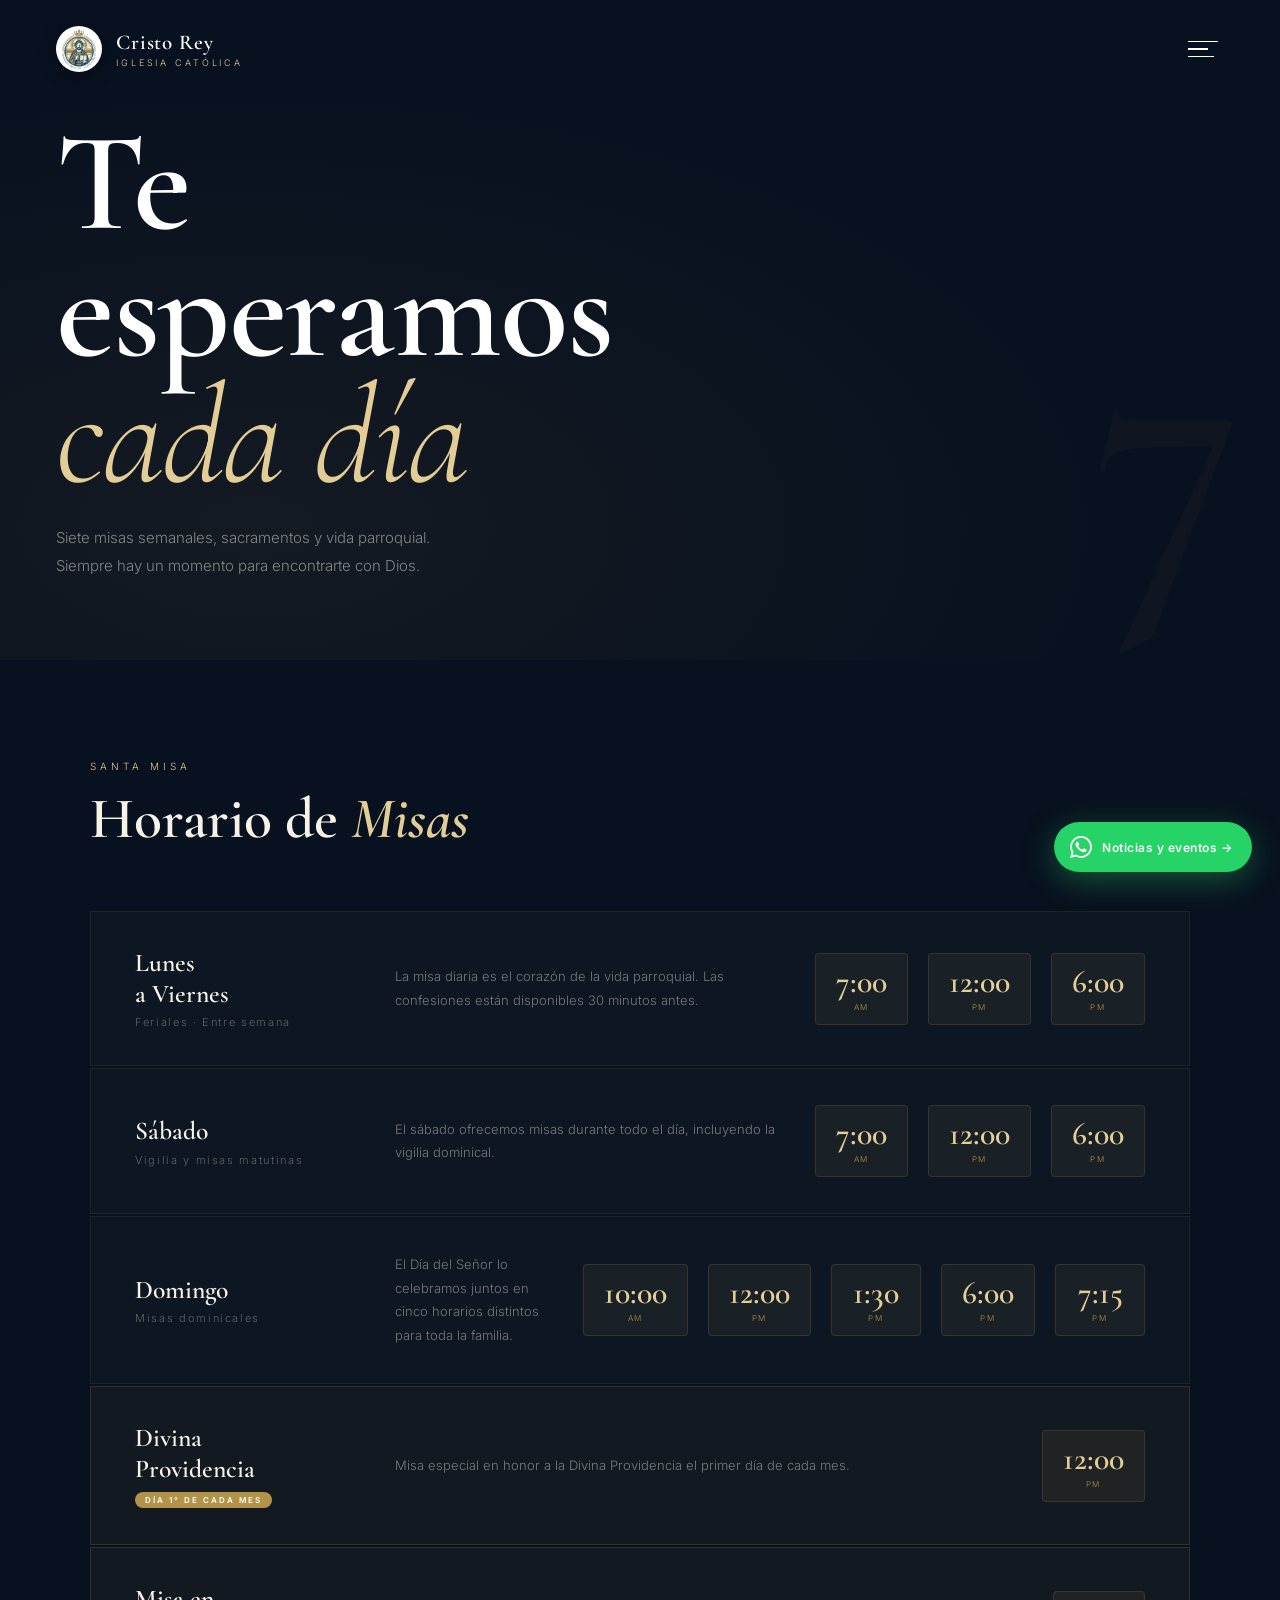
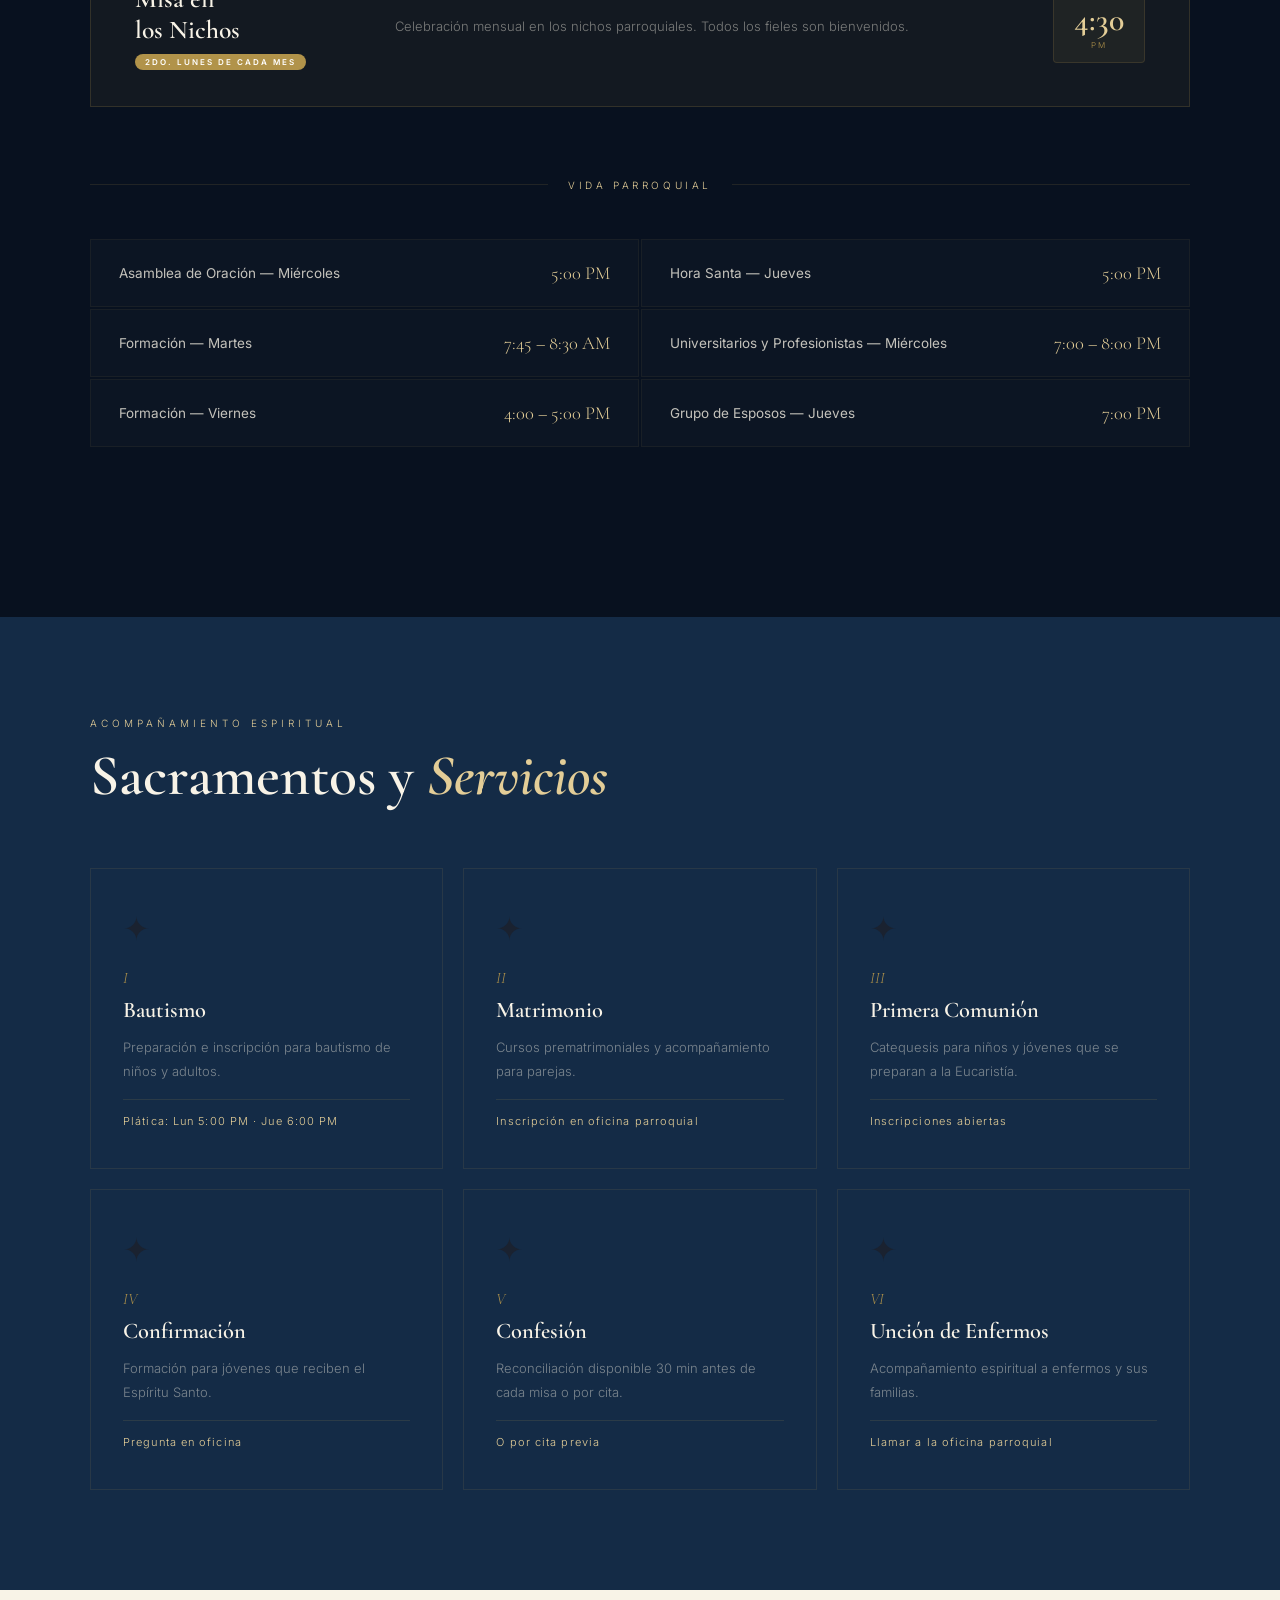
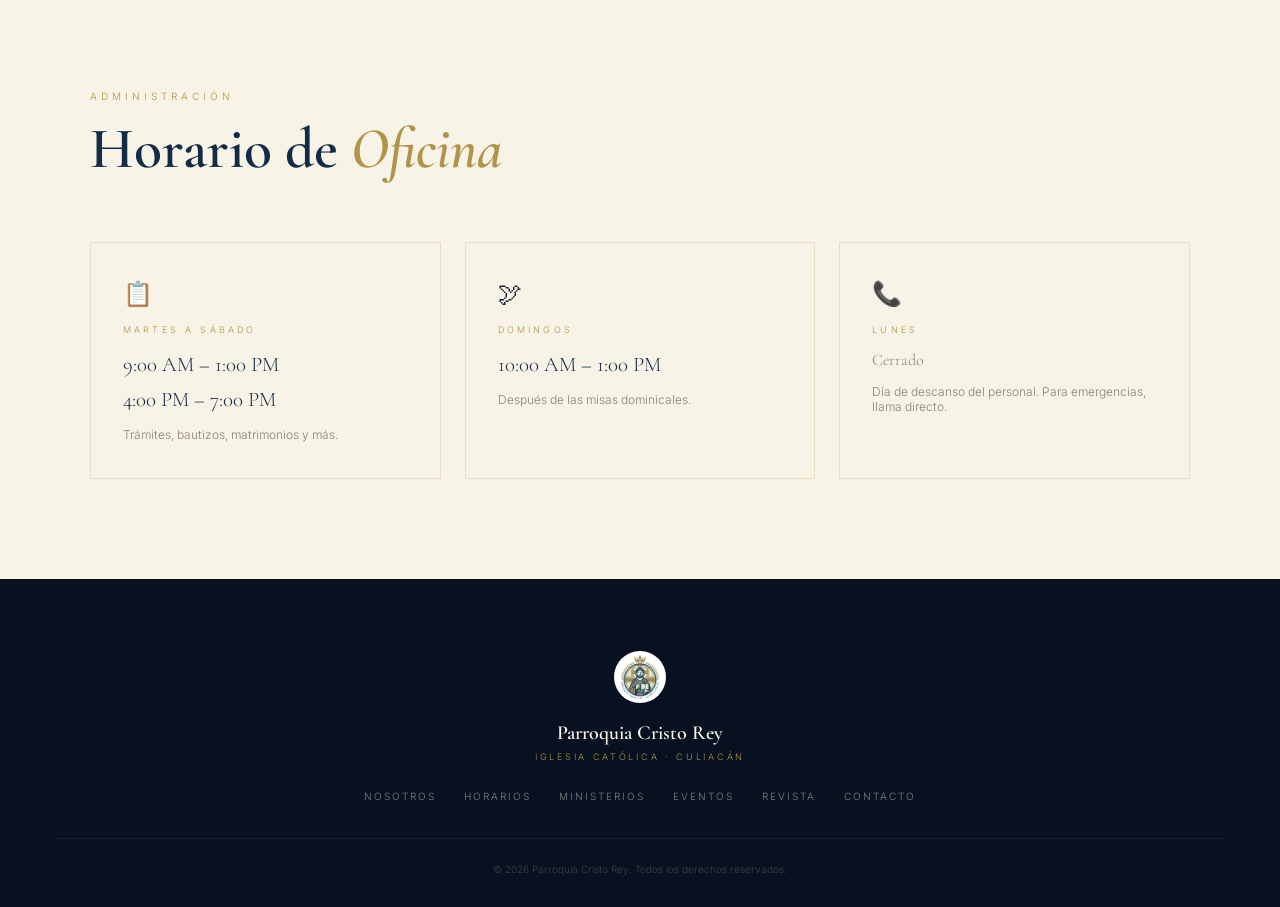
<file: horarios/index.html>
<!DOCTYPE html>
<html lang="es">
<head>
  <meta charset="UTF-8"/>
  <meta name="viewport" content="width=device-width, initial-scale=1.0"/>
  <title>Horarios — Parroquia Cristo Rey</title>
  <meta name="description" content="Horarios de misas, sacramentos y oficina de la Parroquia Cristo Rey en Culiacán."/>
  <!-- Favicon -->
  <link rel="icon" type="image/png" href="../assets/logo.png"/>
  <link rel="apple-touch-icon" href="../assets/logo.png"/>
  <!-- Open Graph -->
  <meta property="og:site_name" content="Parroquia Cristo Rey"/>
  <meta property="og:locale" content="es_MX"/>
  <meta property="og:image" content="/TNY-Media/assets/hero.jpeg"/>
  <link href="https://fonts.googleapis.com/css2?family=Cormorant+Garamond:ital,wght@0,300;0,400;0,500;0,600;1,300;1,400;1,600&family=Inter:wght@300;400;500;600;700;800;900&display=swap" rel="stylesheet"/>
  <style>
    *, *::before, *::after { box-sizing: border-box; margin: 0; padding: 0; }
    :root {
      --navy: #142b46; --navy2: #08111f; --black: #050c18;
      --gold: #b1934a; --gold2: #e3cd97;
      --cream: #f8f3e7; --paper: #efe6d2; --ink: #1a2230;
      --mid: #8a8175; --line: rgba(177,147,74,0.22); --white: #ffffff;
    }
    html { scroll-behavior: smooth; }
    body { font-family: 'Inter', sans-serif; font-weight: 300; color: var(--ink); background: var(--navy2); overflow-x: hidden; }
    img { max-width: 100%; display: block; }
    a { text-decoration: none; }

    .reveal { opacity: 0; transform: translateY(28px); transition: opacity 0.8s ease, transform 0.8s ease; }
    .reveal.in { opacity: 1; transform: none; }
    .stagger > * { opacity: 0; transform: translateY(24px); transition: opacity 0.6s ease, transform 0.6s ease; }
    .stagger.in > *:nth-child(1) { opacity:1; transform:none; transition-delay:0s; }
    .stagger.in > *:nth-child(2) { opacity:1; transform:none; transition-delay:0.1s; }
    .stagger.in > *:nth-child(3) { opacity:1; transform:none; transition-delay:0.2s; }
    .stagger.in > *:nth-child(4) { opacity:1; transform:none; transition-delay:0.3s; }
    .stagger.in > *:nth-child(5) { opacity:1; transform:none; transition-delay:0.4s; }
    .stagger.in > *:nth-child(6) { opacity:1; transform:none; transition-delay:0.5s; }

    /* HEADER */
    header { position: fixed; top: 0; left: 0; right: 0; z-index: 1001; display: flex; align-items: center; justify-content: space-between; padding: 26px 56px; transition: background 0.4s, padding 0.4s, border-color 0.4s; border-bottom: 1px solid transparent; }
    header.solid { background: rgba(8,17,31,0.95); backdrop-filter: blur(10px); padding: 16px 56px; border-color: rgba(177,147,74,0.15); }
    .brand { display: flex; align-items: center; gap: 14px; color: var(--white); transition: color 0.4s; }
    .brand-logo { width: 46px; height: 46px; border-radius: 50%; background: var(--white); display: flex; align-items: center; justify-content: center; flex-shrink: 0; overflow: hidden; padding: 3px; box-shadow: 0 4px 18px rgba(0,0,0,0.3); }
    .brand-logo img { width: 100%; height: 100%; object-fit: contain; }
    .brand-text { display: flex; flex-direction: column; line-height: 1.25; }
    .brand-text .name { font-family: 'Cormorant Garamond', serif; font-weight: 600; font-size: 21px; letter-spacing: 0.04em; }
    .brand-text .sub { font-size: 9px; letter-spacing: 0.32em; text-transform: uppercase; color: var(--gold2); }
    .menu-btn { display: flex; flex-direction: column; justify-content: center; gap: 6px; background: none; border: none; cursor: pointer; padding: 6px; z-index: 1001; color: var(--white); transition: color 0.4s; }
    .menu-btn span { display: block; height: 1.5px; background: currentColor; transition: width 0.4s, transform 0.4s, opacity 0.3s; }
    .menu-btn span:nth-child(1) { width: 30px; }
    .menu-btn span:nth-child(2) { width: 20px; }
    .menu-btn span:nth-child(3) { width: 26px; }
    .menu-btn.open span:nth-child(1) { width: 26px; transform: translateY(7.5px) rotate(45deg); }
    .menu-btn.open span:nth-child(2) { opacity: 0; width: 0; }
    .menu-btn.open span:nth-child(3) { width: 26px; transform: translateY(-7.5px) rotate(-45deg); }

    /* NAV */
    .nav-overlay { position: fixed; inset: 0; z-index: 1000; display: grid; grid-template-columns: 1fr 400px; pointer-events: none; overflow: hidden; }
    .nav-panel-left { background: var(--black); display: flex; flex-direction: column; justify-content: center; padding: 100px 72px 80px; transform: translateX(-100%); transition: transform 0.72s cubic-bezier(0.76,0,0.24,1); }
    .nav-panel-right { position: relative; overflow-y: auto; overflow-x: hidden; transform: translateX(100%); transition: transform 0.72s cubic-bezier(0.76,0,0.24,1) 0.06s; background: linear-gradient(135deg, #0d1e36 0%, #1a3875 40%, #b1934a 80%, #e8a020 100%); }
    
    .nav-panel-right-inner { position: relative; z-index: 1; min-height: 100%; display: flex; flex-direction: column; justify-content: flex-end; padding: 120px 44px 56px; }
    .nav-overlay.open { pointer-events: all; }
    .nav-overlay.open .nav-panel-left { transform: translateX(0); }
    .nav-overlay.open .nav-panel-right { transform: translateX(0); }
    .nav-links { list-style: none; }
    .nav-links li { opacity: 0; transform: translateY(24px); transition: opacity 0.5s ease, transform 0.5s ease; }
    .nav-overlay.open .nav-links li:nth-child(1) { opacity:1; transform:none; transition-delay:0.30s; }
    .nav-overlay.open .nav-links li:nth-child(2) { opacity:1; transform:none; transition-delay:0.38s; }
    .nav-overlay.open .nav-links li:nth-child(3) { opacity:1; transform:none; transition-delay:0.46s; }
    .nav-overlay.open .nav-links li:nth-child(4) { opacity:1; transform:none; transition-delay:0.54s; }
    .nav-overlay.open .nav-links li:nth-child(5) { opacity:1; transform:none; transition-delay:0.62s; }
    .nav-overlay.open .nav-links li:nth-child(6) { opacity:1; transform:none; transition-delay:0.70s; }
    .nav-links a { display: block; font-family: 'Cormorant Garamond', serif; font-size: clamp(2.8rem, 5.5vw, 4.4rem); font-weight: 600; line-height: 1.1; color: rgba(248,243,231,0.18); padding: 10px 0; letter-spacing: 0.02em; transition: color 0.3s, letter-spacing 0.4s; position: relative; }
    .nav-links a:hover, .nav-links a.active-page { color: var(--cream); }
    .nav-links a.active-page { color: var(--gold2); }
    .nav-links a span { display: inline-block; position: relative; }
    .nav-links a span::after { content: ''; position: absolute; left: 0; bottom: -2px; width: 0; height: 1px; background: var(--gold); transition: width 0.4s; }
    .nav-links a:hover span::after { width: 100%; }
    .nav-bottom { margin-top: 48px; padding-top: 28px; border-top: 1px solid rgba(177,147,74,0.2); display: flex; gap: 40px; opacity: 0; transition: opacity 0.5s ease 0.75s; }
    .nav-overlay.open .nav-bottom { opacity: 1; }
    .nav-bottom-item { font-size: 11px; letter-spacing: 0.2em; text-transform: uppercase; color: rgba(248,243,231,0.35); line-height: 1.8; }
    .nav-bottom-item strong { display: block; color: rgba(248,243,231,0.65); font-weight: 500; margin-bottom: 4px; }
    .nav-event-badge { display: inline-block; background: var(--gold); color: var(--white); font-size: 9px; font-weight: 600; letter-spacing: 0.24em; text-transform: uppercase; padding: 5px 12px; margin-bottom: 20px; opacity: 0; transform: translateY(16px); transition: opacity 0.5s ease 0.6s, transform 0.5s ease 0.6s; }
    .nav-event-title { font-family: 'Cormorant Garamond', serif; font-size: clamp(2.4rem, 4vw, 3.6rem); font-weight: 600; line-height: 1.1; color: var(--white); margin-bottom: 16px; opacity: 0; transform: translateY(16px); transition: opacity 0.5s ease 0.68s, transform 0.5s ease 0.68s; }
    .nav-event-meta { font-size: 12px; letter-spacing: 0.2em; text-transform: uppercase; color: rgba(255,255,255,0.58); margin-bottom: 28px; line-height: 1.9; opacity: 0; transform: translateY(12px); transition: opacity 0.5s ease 0.74s, transform 0.5s ease 0.74s; }
    .nav-event-cta { display: inline-flex; align-items: center; gap: 10px; font-size: 10px; font-weight: 600; letter-spacing: 0.24em; text-transform: uppercase; color: var(--cream); border: 1px solid rgba(255,255,255,0.35); padding: 14px 26px; opacity: 0; transform: translateY(12px); transition: opacity 0.5s ease 0.80s, transform 0.5s ease 0.80s, background 0.3s, border-color 0.3s; }
    .nav-event-cta:hover { background: var(--gold); border-color: var(--gold); }
    .nav-overlay.open .nav-event-badge, .nav-overlay.open .nav-event-title, .nav-overlay.open .nav-event-meta, .nav-overlay.open .nav-event-cta { opacity: 1; transform: none; }
    .nav-event-deco { position: absolute; top: 0; right: 0; width: 70%; height: 100%; background: radial-gradient(ellipse at top right, rgba(255,255,255,0.06) 0%, transparent 60%); pointer-events: none; }
    .nav-event-number { position: absolute; top: 40px; right: 36px; font-family: 'Cormorant Garamond', serif; font-size: 9rem; font-weight: 600; line-height: 1; color: rgba(255,255,255,0.04); pointer-events: none; letter-spacing: -0.04em; }

    /* PAGE HERO — Minimal dark */
    .page-hero {
      background: var(--navy2); min-height: 60vh;
      display: flex; align-items: flex-end; padding: 120px 56px 80px;
      position: relative; overflow: hidden;
    }
    .page-hero::before {
      content: ''; position: absolute; inset: 0;
      background: radial-gradient(ellipse at 20% 80%, rgba(177,147,74,0.07) 0%, transparent 60%);
    }
    .hero-deco-num {
      position: absolute; right: 56px; bottom: 40px;
      font-family: 'Cormorant Garamond', serif; font-size: 22rem; font-weight: 600; line-height: 1;
      color: rgba(177,147,74,0.04); pointer-events: none; letter-spacing: -0.06em;
      animation: heroIn 1s ease 0.2s both;
    }
    .page-hero-content { position: relative; z-index: 2; }
    .page-hero-eyebrow { display: block; font-size: 10px; letter-spacing: 0.5em; text-transform: uppercase; color: var(--gold2); margin-bottom: 20px; animation: heroIn 0.9s ease 0.2s both; }
    .page-hero h1 {
      font-family: 'Cormorant Garamond', serif; font-weight: 600;
      font-size: clamp(4rem, 11vw, 9.5rem); line-height: 0.9;
      color: var(--white); letter-spacing: -0.01em;
      animation: heroIn 0.9s ease 0.4s both;
    }
    .page-hero h1 em { font-style: italic; color: var(--gold2); font-weight: 300; }
    .page-hero-sub { font-size: 15px; color: rgba(248,243,231,0.5); max-width: 420px; margin-top: 24px; line-height: 1.85; animation: heroIn 0.9s ease 0.6s both; }
    @keyframes heroIn { from { opacity:0; transform: translateY(24px); } to { opacity:1; transform:none; } }

    /* MASS SCHEDULE */
    .schedule-sec { background: var(--navy2); padding: 100px 56px; }
    .container { max-width: 1100px; margin: 0 auto; }
    .sec-label { font-size: 10px; letter-spacing: 0.4em; text-transform: uppercase; color: var(--gold2); margin-bottom: 16px; display: block; }
    .sec-title { font-family: 'Cormorant Garamond', serif; font-weight: 600; font-size: clamp(2.4rem, 5vw, 3.6rem); color: var(--cream); line-height: 1.1; margin-bottom: 60px; }
    .sec-title em { font-style: italic; color: var(--gold2); }

    /* Mass cards — bold horizontal */
    .mass-cards { display: flex; flex-direction: column; gap: 2px; }
    .mass-card {
      display: grid; grid-template-columns: 220px 1fr auto;
      align-items: center; gap: 40px;
      background: rgba(255,255,255,0.02);
      border: 1px solid rgba(177,147,74,0.1);
      padding: 36px 44px;
      transition: background 0.3s, border-color 0.3s;
      position: relative; overflow: hidden;
    }
    .mass-card::before { content: ''; position: absolute; left: 0; top: 0; bottom: 0; width: 3px; background: var(--gold); opacity: 0; transition: opacity 0.3s; }
    .mass-card:hover { background: rgba(177,147,74,0.04); border-color: rgba(177,147,74,0.25); }
    .mass-card:hover::before { opacity: 1; }
    .mass-day { font-family: 'Cormorant Garamond', serif; font-weight: 600; font-size: 1.6rem; color: var(--cream); line-height: 1.2; }
    .mass-note { font-size: 11px; letter-spacing: 0.15em; color: rgba(248,243,231,0.35); margin-top: 6px; }
    .mass-desc { font-size: 13px; color: rgba(248,243,231,0.45); line-height: 1.8; }
    .mass-times { display: flex; gap: 20px; flex-wrap: wrap; justify-content: flex-end; }
    .mass-time-chip {
      display: flex; flex-direction: column; align-items: center;
      background: rgba(177,147,74,0.08); border: 1px solid rgba(177,147,74,0.18);
      border-radius: 4px; padding: 12px 20px; min-width: 90px; text-align: center;
      transition: background 0.2s, border-color 0.2s;
    }
    .mass-card:hover .mass-time-chip { background: rgba(177,147,74,0.14); border-color: rgba(177,147,74,0.35); }
    .mass-time-chip .t { font-family: 'Cormorant Garamond', serif; font-size: 2rem; font-weight: 600; color: var(--gold2); line-height: 1; }
    .mass-time-chip .ampm { font-size: 8px; letter-spacing: 0.2em; color: var(--gold); margin-top: 4px; text-transform: uppercase; }
    .mass-special { background: rgba(177,147,74,0.06); border-color: rgba(177,147,74,0.2); }
    .mass-badge {
      display: inline-block; font-size: 8px; font-weight: 600; letter-spacing: 0.25em; text-transform: uppercase;
      background: var(--gold); color: var(--white); padding: 3px 10px; border-radius: 20px; margin-top: 8px; white-space: nowrap;
    }

    /* SECTION DIVIDER */
    .sec-divider { display: flex; align-items: center; gap: 20px; margin: 72px 0 48px; }
    .sec-divider span { font-size: 10px; letter-spacing: 0.36em; text-transform: uppercase; color: var(--gold2); white-space: nowrap; }
    .sec-divider::before, .sec-divider::after { content: ''; flex: 1; height: 1px; background: rgba(177,147,74,0.15); }

    /* VIDA PARROQUIAL */
    .vida-grid { display: grid; grid-template-columns: 1fr 1fr; gap: 2px; }
    .vida-item {
      display: flex; align-items: center; justify-content: space-between; gap: 24px;
      padding: 22px 28px;
      background: rgba(255,255,255,0.015); border: 1px solid rgba(177,147,74,0.08);
      transition: background 0.25s;
    }
    .vida-item:hover { background: rgba(177,147,74,0.04); }
    .vida-act { font-size: 13.5px; font-weight: 400; color: rgba(248,243,231,0.78); }
    .vida-time { font-family: 'Cormorant Garamond', serif; font-size: 1.15rem; color: var(--gold2); white-space: nowrap; }

    /* SACRAMENTOS */
    .sacramentos-sec { background: var(--navy); padding: 100px 56px; }
    .sacr-grid { display: grid; grid-template-columns: repeat(3, 1fr); gap: 20px; margin-top: 56px; }
    .sacr-card {
      padding: 40px 32px; border: 1px solid rgba(177,147,74,0.12);
      position: relative; overflow: hidden; cursor: default;
      transition: background 0.3s, border-color 0.3s, transform 0.3s;
    }
    .sacr-card:hover { background: rgba(177,147,74,0.06); border-color: rgba(177,147,74,0.3); transform: translateY(-4px); }
    .sacr-icon { font-size: 2rem; margin-bottom: 20px; }
    .sacr-card .sacr-num { font-family: 'Cormorant Garamond', serif; font-style: italic; font-size: 1rem; color: var(--gold); display: block; margin-bottom: 8px; }
    .sacr-card h3 { font-family: 'Cormorant Garamond', serif; font-weight: 600; font-size: 1.4rem; color: var(--cream); margin-bottom: 12px; }
    .sacr-card p { font-size: 13px; line-height: 1.85; color: rgba(248,243,231,0.45); margin-bottom: 16px; }
    .sacr-card .sacr-info { font-size: 11px; letter-spacing: 0.1em; color: var(--gold2); padding-top: 14px; border-top: 1px solid rgba(177,147,74,0.15); }

    /* OFICINA */
    .oficina-sec { background: var(--cream); padding: 100px 56px; }
    .oficina-sec .sec-label { color: var(--gold); }
    .oficina-sec .sec-title { color: var(--navy); }
    .oficina-sec .sec-title em { color: var(--gold); }
    .oficina-cards { display: grid; grid-template-columns: repeat(3, 1fr); gap: 24px; margin-top: 48px; }
    .oficina-card {
      border: 1px solid var(--line); padding: 36px 32px;
      transition: box-shadow 0.3s, transform 0.3s;
    }
    .oficina-card:hover { box-shadow: 0 12px 40px rgba(20,43,70,0.09); transform: translateY(-3px); }
    .oficina-card .o-icon { font-size: 1.5rem; margin-bottom: 16px; }
    .oficina-card .o-day { font-size: 9px; letter-spacing: 0.35em; text-transform: uppercase; color: var(--gold); margin-bottom: 12px; }
    .oficina-card .o-time { font-family: 'Cormorant Garamond', serif; font-size: 1.3rem; color: var(--navy); line-height: 1.7; }
    .oficina-card .o-note { font-size: 12px; color: var(--mid); margin-top: 10px; }

    /* FOOTER */
    footer { background: var(--navy2); color: rgba(248,243,231,0.55); padding: 72px 56px 32px; text-align: center; }
    .footer-logo { width: 52px; height: 52px; border-radius: 50%; background: var(--white); margin: 0 auto 18px; display: flex; align-items: center; justify-content: center; padding: 4px; }
    .footer-logo img { width: 100%; height: 100%; object-fit: contain; }
    footer .fname { font-family: 'Cormorant Garamond', serif; font-weight: 600; font-size: 20px; color: var(--cream); margin-bottom: 6px; }
    footer .ftag { font-size: 9px; letter-spacing: 0.3em; text-transform: uppercase; color: var(--gold); margin-bottom: 28px; }
    .footer-nav { display: flex; gap: 28px; justify-content: center; flex-wrap: wrap; margin-bottom: 36px; }
    .footer-nav a { font-size: 10px; letter-spacing: 0.2em; text-transform: uppercase; color: rgba(248,243,231,0.5); transition: color 0.2s; }
    .footer-nav a:hover { color: var(--gold2); }
    footer .copy { font-size: 10px; color: rgba(248,243,231,0.22); padding-top: 24px; border-top: 1px solid rgba(248,243,231,0.07); }

    @media (max-width: 860px) {
      header { padding: 20px 24px; }
      header.solid { padding: 14px 24px; }
      .page-hero { padding: 90px 24px 56px; min-height: 50vh; }
      .hero-deco-num { display: none; }
      .schedule-sec, .sacramentos-sec, .oficina-sec { padding: 72px 24px; }
      .mass-card { grid-template-columns: 1fr; gap: 16px; padding: 28px 24px; }
      .mass-times { justify-content: flex-start; }
      .vida-grid { grid-template-columns: 1fr; }
      .sacr-grid { grid-template-columns: 1fr 1fr; }
      .oficina-cards { grid-template-columns: 1fr 1fr; }
      .nav-overlay { grid-template-columns: 1fr; }
      .nav-panel-right { display: none; }
      .nav-panel-left { padding: 100px 36px 56px; overflow-y: auto; justify-content: flex-start; }
      footer { padding: 56px 24px 28px; }
    }
    @media (max-width: 580px) {
      .sacr-grid { grid-template-columns: 1fr; }
      .oficina-cards { grid-template-columns: 1fr; }
    }

    /* WHATSAPP FLOAT */
    .wa-float {
      position: fixed;
      bottom: 28px;
      right: 28px;
      z-index: 999;
      display: flex;
      align-items: center;
      gap: 10px;
      background: #25D366;
      color: #fff;
      border-radius: 50px;
      padding: 14px 20px 14px 16px;
      box-shadow: 0 8px 32px rgba(37,211,102,0.35);
      text-decoration: none;
      font-family: 'Inter', sans-serif;
      font-size: 12px;
      font-weight: 600;
      letter-spacing: 0.04em;
      transition: transform 0.25s, box-shadow 0.25s;
      animation: waIn 0.6s ease 1.5s both;
    }
    .wa-float:hover { transform: translateY(-3px); box-shadow: 0 14px 40px rgba(37,211,102,0.45); }
    @keyframes waIn { from { opacity:0; transform:translateY(20px); } to { opacity:1; transform:translateY(0); } }
    .wa-float svg { width: 22px; height: 22px; fill: #fff; flex-shrink: 0; }
    .wa-float-label { white-space: nowrap; }
    @media (max-width: 600px) {
      .wa-float { padding: 11px 14px 11px 12px; bottom: 18px; right: 14px; font-size: 11px; gap: 8px; }
      .wa-float svg { width: 20px; height: 20px; }
    }
  </style>
</head>
<body>

<!-- HEADER -->
<header id="header">
  <a class="brand" href="../">
    <span class="brand-logo"><img src="../assets/logo.png" alt="Parroquia Cristo Rey"/></span>
    <span class="brand-text">
      <span class="name">Cristo Rey</span>
      <span class="sub">Iglesia Católica</span>
    </span>
  </a>
  <button class="menu-btn" id="menuBtn" aria-label="Abrir menú" aria-expanded="false">
    <span></span><span></span><span></span>
  </button>
</header>

<!-- NAV OVERLAY -->
<div class="nav-overlay" id="navOverlay" role="dialog" aria-label="Navegación principal" aria-hidden="true">
  <div class="nav-panel-left">
    <ul class="nav-links">
      <li><a href="../nosotros/"><span>Vida Parroquial</span></a></li>
      <li><a href="../horarios/" class="active-page"><span>Horarios</span></a></li>
      <li><a href="../ministerios/"><span>Ministerios</span></a></li>
      <li><a href="../eventos/"><span>Eventos</span></a></li>
      <li><a href="../blog/"><span>Revista</span></a></li>
      <li><a href="../contacto/"><span>Contacto</span></a></li>
    </ul>
    <div class="nav-bottom">
      <div class="nav-bottom-item"><strong>Dirección</strong>Parroquia Cristo Rey<br>Culiacán, Sinaloa</div>
      <div class="nav-bottom-item"><strong>Horario de oficina</strong>Mar – Sáb · 9:00 – 13:00</div>
    </div>
  </div>
  <div class="nav-panel-right">
    <div class="nav-event-deco"></div>
    <div class="nav-event-number">26</div>
    <div class="nav-panel-right-inner">
      <span class="nav-event-badge">Inscripciones abiertas</span>
      <div class="nav-event-title">Verano<br>con el Rey</div>
      <div class="nav-event-meta">Talleres · Arte · Ciencia · Deporte<br>20 – 24 de Julio · 9:00 A.M. – 12:00 P.M.<br>Niños 6–12 años · $70 por día</div>
      <a class="nav-event-cta" href="../eventos/">Ver evento <svg width="14" height="10" viewBox="0 0 14 10" fill="none" stroke="currentColor" stroke-width="1.5"><path d="M1 5h12M8 1l5 4-5 4"/></svg></a>
    </div>
  </div>
</div>

<!-- HERO -->
<section class="page-hero">
  <div class="hero-deco-num">7</div>
  <div class="page-hero-content">
    <h1>Te<br/>esperamos<br/><em>cada día</em></h1>
    <p class="page-hero-sub">Siete misas semanales, sacramentos y vida parroquial. Siempre hay un momento para encontrarte con Dios.</p>
  </div>
</section>

<!-- MASS SCHEDULE -->
<section class="schedule-sec">
  <div class="container">
    <div class="reveal">
      <span class="sec-label">Santa Misa</span>
      <div class="sec-title">Horario de <em>Misas</em></div>
    </div>
    <div class="mass-cards stagger reveal">
      <div class="mass-card">
        <div>
          <div class="mass-day">Lunes<br/>a Viernes</div>
          <div class="mass-note">Feriales · Entre semana</div>
        </div>
        <div class="mass-desc">La misa diaria es el corazón de la vida parroquial. Las confesiones están disponibles 30 minutos antes.</div>
        <div class="mass-times">
          <div class="mass-time-chip"><span class="t">7:00</span><span class="ampm">AM</span></div>
          <div class="mass-time-chip"><span class="t">12:00</span><span class="ampm">PM</span></div>
          <div class="mass-time-chip"><span class="t">6:00</span><span class="ampm">PM</span></div>
        </div>
      </div>
      <div class="mass-card">
        <div>
          <div class="mass-day">Sábado</div>
          <div class="mass-note">Vigilia y misas matutinas</div>
        </div>
        <div class="mass-desc">El sábado ofrecemos misas durante todo el día, incluyendo la vigilia dominical.</div>
        <div class="mass-times">
          <div class="mass-time-chip"><span class="t">7:00</span><span class="ampm">AM</span></div>
          <div class="mass-time-chip"><span class="t">12:00</span><span class="ampm">PM</span></div>
          <div class="mass-time-chip"><span class="t">6:00</span><span class="ampm">PM</span></div>
        </div>
      </div>
      <div class="mass-card">
        <div>
          <div class="mass-day">Domingo</div>
          <div class="mass-note">Misas dominicales</div>
        </div>
        <div class="mass-desc">El Día del Señor lo celebramos juntos en cinco horarios distintos para toda la familia.</div>
        <div class="mass-times">
          <div class="mass-time-chip"><span class="t">10:00</span><span class="ampm">AM</span></div>
          <div class="mass-time-chip"><span class="t">12:00</span><span class="ampm">PM</span></div>
          <div class="mass-time-chip"><span class="t">1:30</span><span class="ampm">PM</span></div>
          <div class="mass-time-chip"><span class="t">6:00</span><span class="ampm">PM</span></div>
          <div class="mass-time-chip"><span class="t">7:15</span><span class="ampm">PM</span></div>
        </div>
      </div>
      <div class="mass-card mass-special">
        <div>
          <div class="mass-day">Divina<br/>Providencia</div>
          <div class="mass-badge">Día 1° de cada mes</div>
        </div>
        <div class="mass-desc">Misa especial en honor a la Divina Providencia el primer día de cada mes.</div>
        <div class="mass-times">
          <div class="mass-time-chip"><span class="t">12:00</span><span class="ampm">PM</span></div>
        </div>
      </div>
      <div class="mass-card mass-special">
        <div>
          <div class="mass-day">Misa en<br/>los Nichos</div>
          <div class="mass-badge">2do. Lunes de cada mes</div>
        </div>
        <div class="mass-desc">Celebración mensual en los nichos parroquiales. Todos los fieles son bienvenidos.</div>
        <div class="mass-times">
          <div class="mass-time-chip"><span class="t">4:30</span><span class="ampm">PM</span></div>
        </div>
      </div>
    </div>

    <!-- VIDA PARROQUIAL -->
    <div class="sec-divider reveal"><span>Vida Parroquial</span></div>
    <div class="vida-grid stagger reveal">
      <div class="vida-item"><span class="vida-act">Asamblea de Oración — Miércoles</span><span class="vida-time">5:00 PM</span></div>
      <div class="vida-item"><span class="vida-act">Hora Santa — Jueves</span><span class="vida-time">5:00 PM</span></div>
      <div class="vida-item"><span class="vida-act">Formación — Martes</span><span class="vida-time">7:45 – 8:30 AM</span></div>
      <div class="vida-item"><span class="vida-act">Universitarios y Profesionistas — Miércoles</span><span class="vida-time">7:00 – 8:00 PM</span></div>
      <div class="vida-item"><span class="vida-act">Formación — Viernes</span><span class="vida-time">4:00 – 5:00 PM</span></div>
      <div class="vida-item"><span class="vida-act">Grupo de Esposos — Jueves</span><span class="vida-time">7:00 PM</span></div>
      <div class="vida-item"><span class="vida-act">Pláticas para Bautizos — Lunes y Jueves</span><span class="vida-time">Lun 5PM · Jue 6PM</span></div>
      <div class="vida-item"><span class="vida-act">Hakuna Jóvenes — Martes</span><span class="vida-time">6:30 PM</span></div>
    </div>
  </div>
</section>

<!-- SACRAMENTOS -->
<section class="sacramentos-sec">
  <div class="container">
    <div class="reveal">
      <span class="sec-label">Acompañamiento espiritual</span>
      <div class="sec-title">Sacramentos y <em>Servicios</em></div>
    </div>
    <div class="sacr-grid reveal">
      <div class="sacr-card">
        <div class="sacr-icon">✦</div>
        <span class="sacr-num">I</span>
        <h3>Bautismo</h3>
        <p>Preparación e inscripción para bautismo de niños y adultos.</p>
        <div class="sacr-info">Plática: Lun 5:00 PM · Jue 6:00 PM</div>
      </div>
      <div class="sacr-card">
        <div class="sacr-icon">✦</div>
        <span class="sacr-num">II</span>
        <h3>Matrimonio</h3>
        <p>Cursos prematrimoniales y acompañamiento para parejas.</p>
        <div class="sacr-info">Inscripción en oficina parroquial</div>
      </div>
      <div class="sacr-card">
        <div class="sacr-icon">✦</div>
        <span class="sacr-num">III</span>
        <h3>Primera Comunión</h3>
        <p>Catequesis para niños y jóvenes que se preparan a la Eucaristía.</p>
        <div class="sacr-info">Inscripciones abiertas</div>
      </div>
      <div class="sacr-card">
        <div class="sacr-icon">✦</div>
        <span class="sacr-num">IV</span>
        <h3>Confirmación</h3>
        <p>Formación para jóvenes que reciben el Espíritu Santo.</p>
        <div class="sacr-info">Pregunta en oficina</div>
      </div>
      <div class="sacr-card">
        <div class="sacr-icon">✦</div>
        <span class="sacr-num">V</span>
        <h3>Confesión</h3>
        <p>Reconciliación disponible 30 min antes de cada misa o por cita.</p>
        <div class="sacr-info">O por cita previa</div>
      </div>
      <div class="sacr-card">
        <div class="sacr-icon">✦</div>
        <span class="sacr-num">VI</span>
        <h3>Unción de Enfermos</h3>
        <p>Acompañamiento espiritual a enfermos y sus familias.</p>
        <div class="sacr-info">Llamar a la oficina parroquial</div>
      </div>
    </div>
  </div>
</section>

<!-- OFICINA -->
<section class="oficina-sec">
  <div class="container">
    <div class="reveal">
      <span class="sec-label">Administración</span>
      <div class="sec-title">Horario de <em>Oficina</em></div>
    </div>
    <div class="oficina-cards reveal">
      <div class="oficina-card">
        <div class="o-icon">📋</div>
        <div class="o-day">Martes a Sábado</div>
        <div class="o-time">9:00 AM – 1:00 PM<br/>4:00 PM – 7:00 PM</div>
        <div class="o-note">Trámites, bautizos, matrimonios y más.</div>
      </div>
      <div class="oficina-card">
        <div class="o-icon">🕊</div>
        <div class="o-day">Domingos</div>
        <div class="o-time">10:00 AM – 1:00 PM</div>
        <div class="o-note">Después de las misas dominicales.</div>
      </div>
      <div class="oficina-card">
        <div class="o-icon">📞</div>
        <div class="o-day">Lunes</div>
        <div class="o-time" style="color:var(--mid); font-size:1rem;">Cerrado</div>
        <div class="o-note">Día de descanso del personal. Para emergencias, llama directo.</div>
      </div>
    </div>
  </div>
</section>

<!-- FOOTER -->
<footer>
  <div class="footer-logo"><img src="../assets/logo.png" alt="Parroquia Cristo Rey"/></div>
  <div class="fname">Parroquia Cristo Rey</div>
  <div class="ftag">Iglesia Católica · Culiacán</div>
  <div class="footer-nav">
    <a href="../nosotros/">Nosotros</a>
    <a href="../horarios/">Horarios</a>
    <a href="../ministerios/">Ministerios</a>
    <a href="../eventos/">Eventos</a>
    <a href="../blog/">Revista</a>
    <a href="../contacto/">Contacto</a>
  </div>
  <div class="copy">© 2026 Parroquia Cristo Rey. Todos los derechos reservados.</div>
</footer>

<script>
  const header = document.getElementById('header');
  const onScroll = () => header.classList.toggle('solid', window.scrollY > 60);
  window.addEventListener('scroll', onScroll); onScroll();

  (function() {
    const btn = document.getElementById('menuBtn');
    const overlay = document.getElementById('navOverlay');
    function openNav() { overlay.classList.add('open'); overlay.setAttribute('aria-hidden','false'); btn.classList.add('open'); btn.setAttribute('aria-expanded','true'); document.body.style.overflow='hidden'; }
    function closeNav() { overlay.classList.remove('open'); overlay.setAttribute('aria-hidden','true'); btn.classList.remove('open'); btn.setAttribute('aria-expanded','false'); document.body.style.overflow=''; }
    btn.addEventListener('click', () => overlay.classList.contains('open') ? closeNav() : openNav());
    overlay.querySelectorAll('a').forEach(a => a.addEventListener('click', closeNav));
    document.addEventListener('keydown', e => { if (e.key === 'Escape') closeNav(); });
  })();

  const reveals = document.querySelectorAll('.reveal, .stagger');
  const io = new IntersectionObserver(entries => { entries.forEach(e => { if (e.isIntersecting) e.target.classList.add('in'); }); }, { threshold: 0.08 });
  reveals.forEach(el => io.observe(el));
</script>

<!-- WHATSAPP FLOAT -->
<a class="wa-float" href="https://whatsapp.com/channel/0029Vb7XLd34yltYBiUqMq2r" target="_blank" rel="noopener" aria-label="Seguir canal de WhatsApp">
  <svg viewBox="0 0 24 24" xmlns="http://www.w3.org/2000/svg"><path d="M17.472 14.382c-.297-.149-1.758-.867-2.03-.967-.273-.099-.471-.148-.67.15-.197.297-.767.966-.94 1.164-.173.199-.347.223-.644.075-.297-.15-1.255-.463-2.39-1.475-.883-.788-1.48-1.761-1.653-2.059-.173-.297-.018-.458.13-.606.134-.133.298-.347.446-.52.149-.174.198-.298.298-.497.099-.198.05-.371-.025-.52-.075-.149-.669-1.612-.916-2.207-.242-.579-.487-.5-.669-.51-.173-.008-.371-.01-.57-.01-.198 0-.52.074-.792.372-.272.297-1.04 1.016-1.04 2.479 0 1.462 1.065 2.875 1.213 3.074.149.198 2.096 3.2 5.077 4.487.709.306 1.262.489 1.694.625.712.227 1.36.195 1.871.118.571-.085 1.758-.719 2.006-1.413.248-.694.248-1.289.173-1.413-.074-.124-.272-.198-.57-.347m-5.421 7.403h-.004a9.87 9.87 0 01-5.031-1.378l-.361-.214-3.741.982.998-3.648-.235-.374a9.86 9.86 0 01-1.51-5.26c.001-5.45 4.436-9.884 9.888-9.884 2.64 0 5.122 1.03 6.988 2.898a9.825 9.825 0 012.893 6.994c-.003 5.45-4.437 9.884-9.885 9.884m8.413-18.297A11.815 11.815 0 0012.05 0C5.495 0 .16 5.335.157 11.892c0 2.096.547 4.142 1.588 5.945L.057 24l6.305-1.654a11.882 11.882 0 005.683 1.448h.005c6.554 0 11.89-5.335 11.893-11.893a11.821 11.821 0 00-3.48-8.413z"/></svg>
  <span class="wa-float-label">Noticias y eventos →</span>
</a>
</body>
</html>
</file>
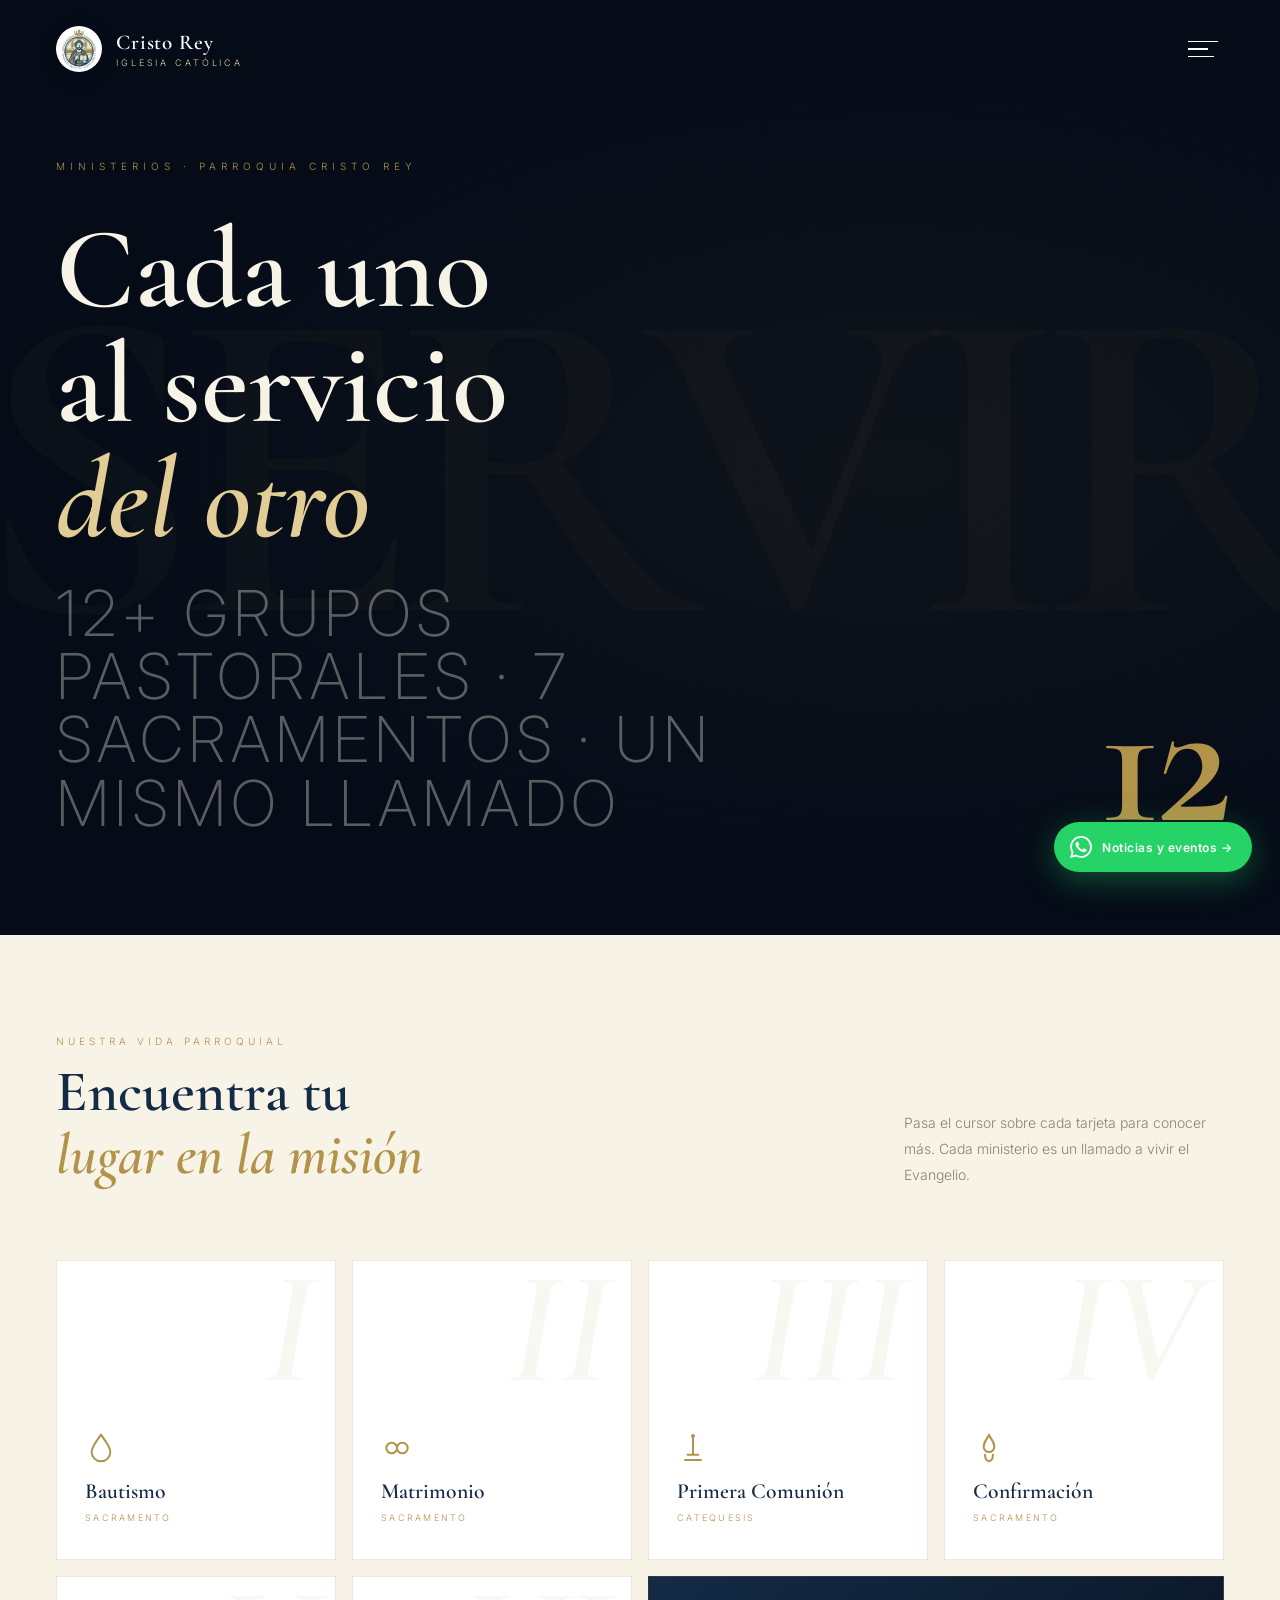
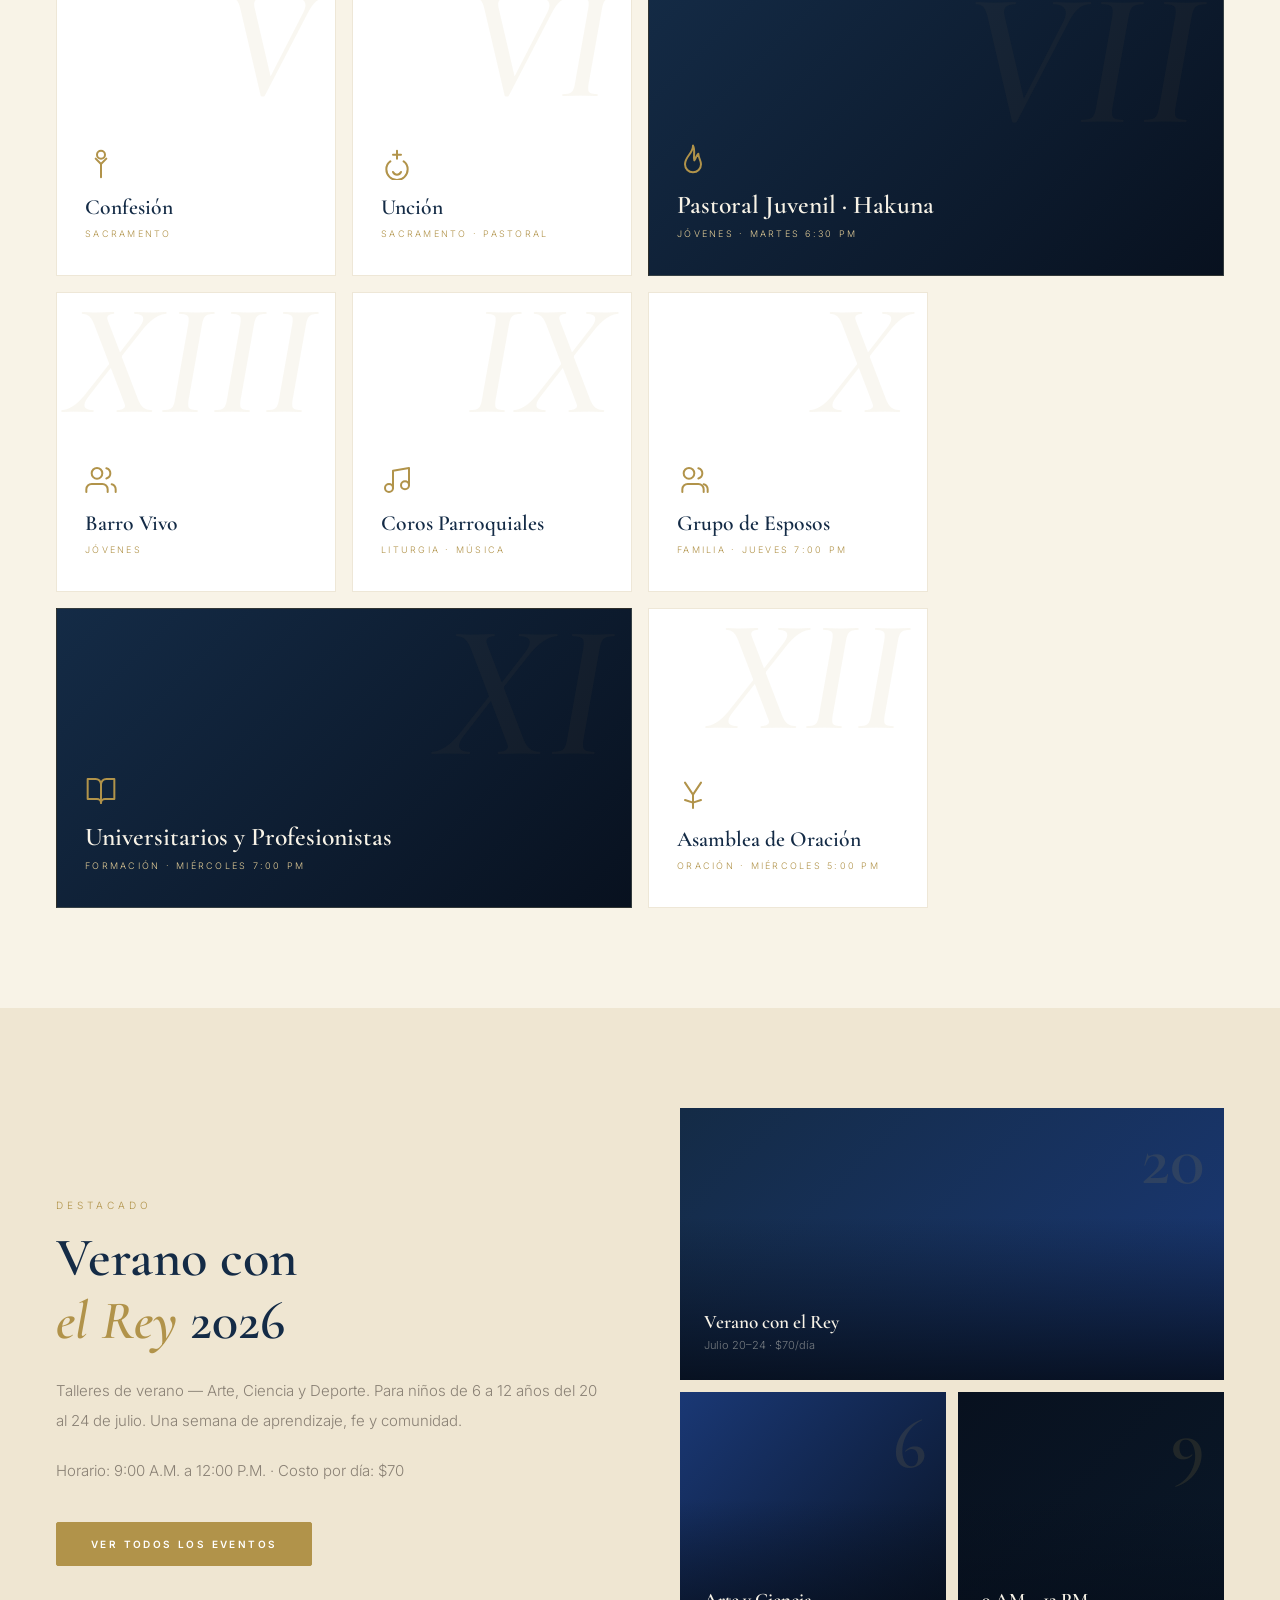
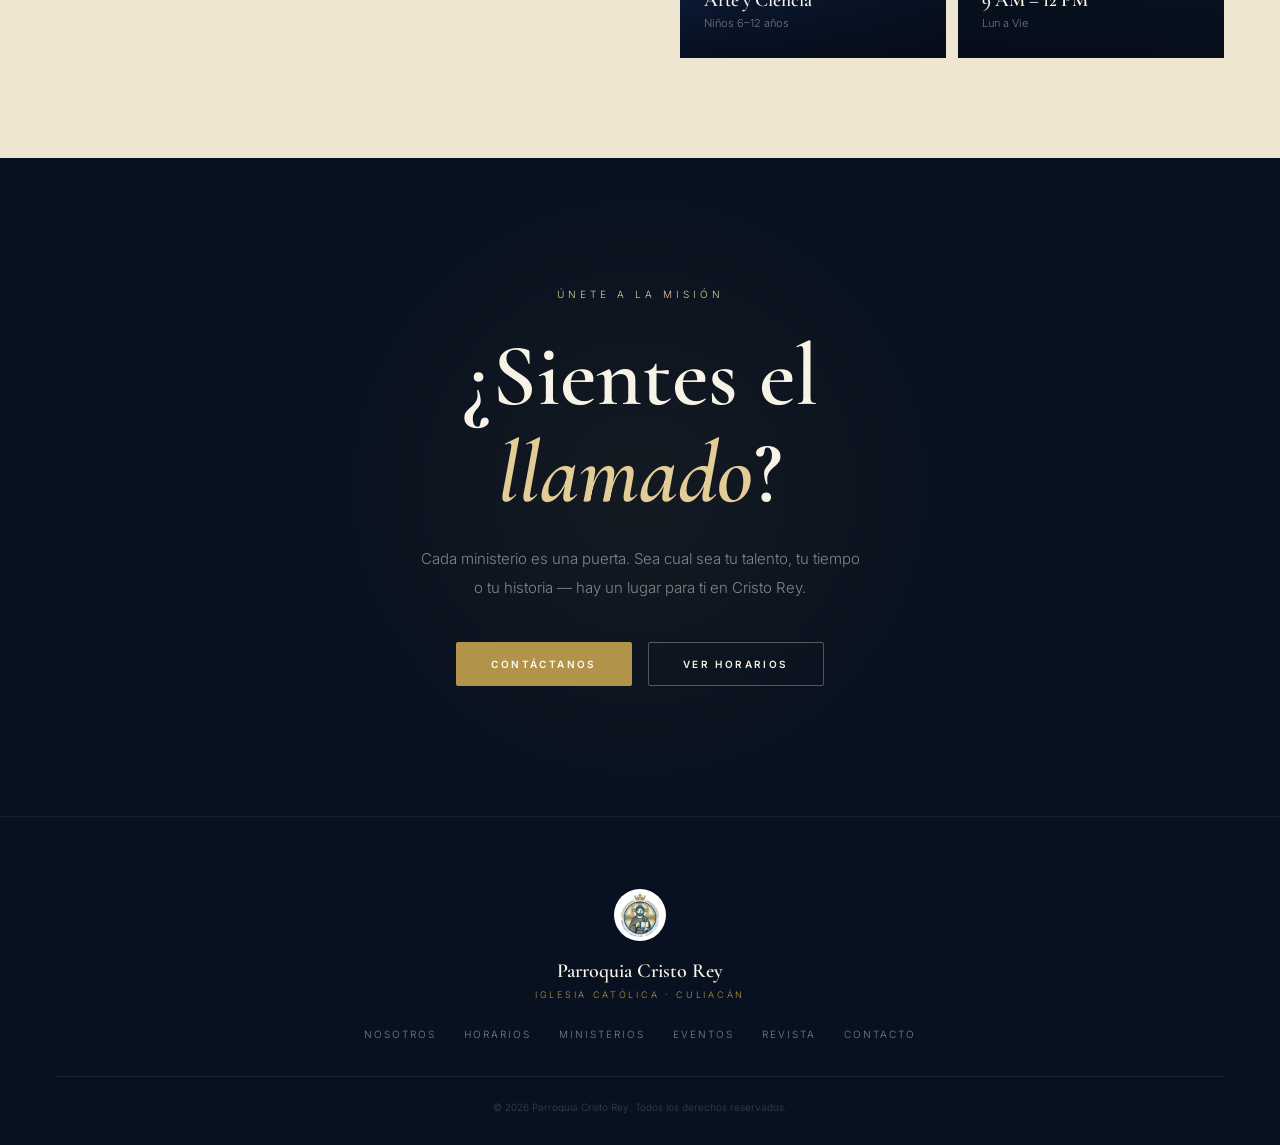
<file: ministerios/index.html>
<!DOCTYPE html>
<html lang="es">
<head>
  <meta charset="UTF-8"/>
  <meta name="viewport" content="width=device-width, initial-scale=1.0"/>
  <title>Ministerios — Parroquia Cristo Rey</title>
  <meta name="description" content="Descubre los ministerios, grupos pastorales y sacramentos de la Parroquia Cristo Rey."/>
  <!-- Favicon -->
  <link rel="icon" type="image/png" href="../assets/logo.png"/>
  <link rel="apple-touch-icon" href="../assets/logo.png"/>
  <!-- Open Graph -->
  <meta property="og:site_name" content="Parroquia Cristo Rey"/>
  <meta property="og:locale" content="es_MX"/>
  <meta property="og:image" content="/TNY-Media/assets/hero.jpeg"/>
  <link href="https://fonts.googleapis.com/css2?family=Cormorant+Garamond:ital,wght@0,300;0,400;0,500;0,600;1,300;1,400;1,600&family=Inter:wght@300;400;500;600;700;800;900&display=swap" rel="stylesheet"/>
  <style>
    *, *::before, *::after { box-sizing: border-box; margin: 0; padding: 0; }
    :root {
      --navy: #142b46; --navy2: #08111f; --black: #050c18;
      --gold: #b1934a; --gold2: #e3cd97;
      --cream: #f8f3e7; --paper: #efe6d2; --ink: #1a2230;
      --mid: #8a8175; --line: rgba(177,147,74,0.22); --white: #ffffff;
    }
    html { scroll-behavior: smooth; }
    body { font-family: 'Inter', sans-serif; font-weight: 300; color: var(--ink); background: var(--cream); overflow-x: hidden; }
    img { max-width: 100%; display: block; }
    a { text-decoration: none; }

    .reveal { opacity: 0; transform: translateY(28px); transition: opacity 0.85s ease, transform 0.85s ease; }
    .reveal.in { opacity: 1; transform: none; }

    /* HEADER */
    header { position: fixed; top: 0; left: 0; right: 0; z-index: 1001; display: flex; align-items: center; justify-content: space-between; padding: 26px 56px; transition: background 0.4s, padding 0.4s, border-color 0.4s; border-bottom: 1px solid transparent; }
    header.solid { background: rgba(248,243,231,0.95); backdrop-filter: blur(10px); padding: 16px 56px; border-color: var(--line); box-shadow: 0 8px 30px rgba(20,43,70,0.05); }
    .brand { display: flex; align-items: center; gap: 14px; color: var(--white); transition: color 0.4s; }
    header.solid .brand { color: var(--navy); }
    .brand-logo { width: 46px; height: 46px; border-radius: 50%; background: var(--white); display: flex; align-items: center; justify-content: center; flex-shrink: 0; overflow: hidden; padding: 3px; box-shadow: 0 4px 18px rgba(0,0,0,0.18); }
    .brand-logo img { width: 100%; height: 100%; object-fit: contain; }
    .brand-text { display: flex; flex-direction: column; line-height: 1.25; }
    .brand-text .name { font-family: 'Cormorant Garamond', serif; font-weight: 600; font-size: 21px; letter-spacing: 0.04em; }
    .brand-text .sub { font-size: 9px; letter-spacing: 0.32em; text-transform: uppercase; color: var(--gold2); }
    header.solid .brand-text .sub { color: var(--gold); }
    .menu-btn { display: flex; flex-direction: column; justify-content: center; gap: 6px; background: none; border: none; cursor: pointer; padding: 6px; z-index: 1001; color: var(--white); transition: color 0.4s; }
    header.solid .menu-btn { color: var(--navy); }
    .menu-btn span { display: block; height: 1.5px; background: currentColor; transition: width 0.4s, transform 0.4s, opacity 0.3s; }
    .menu-btn span:nth-child(1) { width: 30px; }
    .menu-btn span:nth-child(2) { width: 20px; }
    .menu-btn span:nth-child(3) { width: 26px; }
    .menu-btn.open span:nth-child(1) { width: 26px; transform: translateY(7.5px) rotate(45deg); }
    .menu-btn.open span:nth-child(2) { opacity: 0; width: 0; }
    .menu-btn.open span:nth-child(3) { width: 26px; transform: translateY(-7.5px) rotate(-45deg); }

    /* NAV */
    .nav-overlay { position: fixed; inset: 0; z-index: 1000; display: grid; grid-template-columns: 1fr 400px; pointer-events: none; overflow: hidden; }
    .nav-panel-left { background: var(--black); display: flex; flex-direction: column; justify-content: center; padding: 100px 72px 80px; transform: translateX(-100%); transition: transform 0.72s cubic-bezier(0.76,0,0.24,1); }
    .nav-panel-right { position: relative; overflow-y: auto; overflow-x: hidden; transform: translateX(100%); transition: transform 0.72s cubic-bezier(0.76,0,0.24,1) 0.06s; background: linear-gradient(135deg, #0d1e36 0%, #1a3875 40%, #b1934a 80%, #e8a020 100%); }
    
    .nav-panel-right-inner { position: relative; z-index: 1; min-height: 100%; display: flex; flex-direction: column; justify-content: flex-end; padding: 120px 44px 56px; }
    .nav-overlay.open { pointer-events: all; }
    .nav-overlay.open .nav-panel-left { transform: translateX(0); }
    .nav-overlay.open .nav-panel-right { transform: translateX(0); }
    .nav-links { list-style: none; }
    .nav-links li { opacity: 0; transform: translateY(24px); transition: opacity 0.5s ease, transform 0.5s ease; }
    .nav-overlay.open .nav-links li:nth-child(1) { opacity:1; transform:none; transition-delay:0.30s; }
    .nav-overlay.open .nav-links li:nth-child(2) { opacity:1; transform:none; transition-delay:0.38s; }
    .nav-overlay.open .nav-links li:nth-child(3) { opacity:1; transform:none; transition-delay:0.46s; }
    .nav-overlay.open .nav-links li:nth-child(4) { opacity:1; transform:none; transition-delay:0.54s; }
    .nav-overlay.open .nav-links li:nth-child(5) { opacity:1; transform:none; transition-delay:0.62s; }
    .nav-overlay.open .nav-links li:nth-child(6) { opacity:1; transform:none; transition-delay:0.70s; }
    .nav-links a { display: block; font-family: 'Cormorant Garamond', serif; font-size: clamp(2.8rem, 5.5vw, 4.4rem); font-weight: 600; line-height: 1.1; color: rgba(248,243,231,0.18); padding: 10px 0; letter-spacing: 0.02em; transition: color 0.3s, letter-spacing 0.4s; }
    .nav-links a:hover { color: var(--cream); letter-spacing: 0.06em; }
    .nav-links a.active-page { color: var(--gold2); }
    .nav-links a span { display: inline-block; position: relative; }
    .nav-links a span::after { content: ''; position: absolute; left: 0; bottom: -2px; width: 0; height: 1px; background: var(--gold); transition: width 0.4s; }
    .nav-links a:hover span::after { width: 100%; }
    .nav-bottom { margin-top: 48px; padding-top: 28px; border-top: 1px solid rgba(177,147,74,0.2); display: flex; gap: 40px; opacity: 0; transition: opacity 0.5s ease 0.75s; }
    .nav-overlay.open .nav-bottom { opacity: 1; }
    .nav-bottom-item { font-size: 11px; letter-spacing: 0.2em; text-transform: uppercase; color: rgba(248,243,231,0.35); line-height: 1.8; }
    .nav-bottom-item strong { display: block; color: rgba(248,243,231,0.65); font-weight: 500; margin-bottom: 4px; }
    .nav-event-badge { display: inline-block; background: var(--gold); color: var(--white); font-size: 9px; font-weight: 600; letter-spacing: 0.24em; text-transform: uppercase; padding: 5px 12px; margin-bottom: 20px; opacity: 0; transform: translateY(16px); transition: opacity 0.5s ease 0.6s, transform 0.5s ease 0.6s; }
    .nav-event-title { font-family: 'Cormorant Garamond', serif; font-size: clamp(2.4rem, 4vw, 3.6rem); font-weight: 600; line-height: 1.1; color: var(--white); margin-bottom: 16px; opacity: 0; transform: translateY(16px); transition: opacity 0.5s ease 0.68s, transform 0.5s ease 0.68s; }
    .nav-event-meta { font-size: 12px; letter-spacing: 0.2em; text-transform: uppercase; color: rgba(255,255,255,0.58); margin-bottom: 28px; line-height: 1.9; opacity: 0; transform: translateY(12px); transition: opacity 0.5s ease 0.74s, transform 0.5s ease 0.74s; }
    .nav-event-cta { display: inline-flex; align-items: center; gap: 10px; font-size: 10px; font-weight: 600; letter-spacing: 0.24em; text-transform: uppercase; color: var(--cream); border: 1px solid rgba(255,255,255,0.35); padding: 14px 26px; opacity: 0; transform: translateY(12px); transition: opacity 0.5s ease 0.80s, transform 0.5s ease 0.80s, background 0.3s, border-color 0.3s; }
    .nav-event-cta:hover { background: var(--gold); border-color: var(--gold); }
    .nav-overlay.open .nav-event-badge, .nav-overlay.open .nav-event-title, .nav-overlay.open .nav-event-meta, .nav-overlay.open .nav-event-cta { opacity: 1; transform: none; }
    .nav-event-deco { position: absolute; top: 0; right: 0; width: 70%; height: 100%; background: radial-gradient(ellipse at top right, rgba(255,255,255,0.06) 0%, transparent 60%); pointer-events: none; }
    .nav-event-number { position: absolute; top: 40px; right: 36px; font-family: 'Cormorant Garamond', serif; font-size: 9rem; font-weight: 600; line-height: 1; color: rgba(255,255,255,0.04); pointer-events: none; letter-spacing: -0.04em; }

    /* MANIFESTO HERO */
    .manifesto {
      background: var(--black); min-height: 100vh;
      display: flex; flex-direction: column; justify-content: center;
      padding: 160px 56px 100px;
      position: relative; overflow: hidden;
    }
    .manifesto::before { content: ''; position: absolute; inset: 0; background: radial-gradient(ellipse at 70% 50%, rgba(177,147,74,0.06) 0%, transparent 65%); }
    .manifesto-deco {
      position: absolute; right: -40px; top: 50%; transform: translateY(-50%);
      font-family: 'Cormorant Garamond', serif; font-size: 28rem; font-weight: 600; line-height: 1;
      color: rgba(177,147,74,0.03); pointer-events: none; letter-spacing: -0.06em; white-space: nowrap;
    }
    .manifesto-tag { font-size: 10px; letter-spacing: 0.5em; text-transform: uppercase; color: var(--gold); margin-bottom: 40px; animation: fadeUp 0.9s ease 0.3s both; }
    .manifesto h1 {
      font-family: 'Cormorant Garamond', serif; font-weight: 600;
      font-size: clamp(3.6rem, 9vw, 8rem); line-height: 1; color: var(--cream);
      max-width: 760px; position: relative; z-index: 1;
      animation: fadeUp 0.9s ease 0.5s both;
    }
    .manifesto h1 em { font-style: italic; color: var(--gold2); }
    .manifesto h1 strong { font-weight: 600; display: block; font-size: 0.55em; font-family: 'Inter', sans-serif; font-weight: 200; letter-spacing: 0.08em; text-transform: uppercase; color: rgba(248,243,231,0.35); margin-top: 24px; }
    .manifesto-count {
      position: absolute; right: 56px; bottom: 80px;
      font-family: 'Cormorant Garamond', serif; font-size: 12rem; font-weight: 600; line-height: 1;
      color: var(--gold); opacity: 0.08; pointer-events: none; letter-spacing: -0.04em;
      animation: fadeUp 1s ease 0.7s both;
    }
    @keyframes fadeUp { from { opacity:0; transform: translateY(28px); } to { opacity:1; transform:none; } }

    /* GRID */
    .container { max-width: 1180px; margin: 0 auto; }
    .ministries-sec { background: var(--cream); padding: 100px 56px; }
    .ministries-head { display: flex; align-items: flex-end; justify-content: space-between; gap: 40px; margin-bottom: 72px; }
    .ministries-head .left .label { font-size: 10px; letter-spacing: 0.4em; text-transform: uppercase; color: var(--gold); margin-bottom: 14px; display: block; }
    .ministries-head .left h2 { font-family: 'Cormorant Garamond', serif; font-weight: 600; font-size: clamp(2.4rem, 5vw, 3.6rem); color: var(--navy); line-height: 1.1; }
    .ministries-head .left h2 em { font-style: italic; color: var(--gold); }
    .ministries-head .right { font-size: 14px; color: var(--mid); max-width: 320px; line-height: 1.85; flex-shrink: 0; }

    /* FLIP CARD GRID */
    .ministry-grid { display: grid; grid-template-columns: repeat(4, 1fr); gap: 16px; }
    .flip-card { height: 300px; perspective: 1000px; cursor: pointer; }
    .flip-inner {
      position: relative; width: 100%; height: 100%;
      transform-style: preserve-3d; transition: transform 0.6s cubic-bezier(0.4, 0, 0.2, 1);
    }
    .flip-card:hover .flip-inner, .flip-card:focus-within .flip-inner, .flip-card.flipped .flip-inner { transform: rotateY(180deg); }
    .flip-front, .flip-back {
      position: absolute; inset: 0;
      backface-visibility: hidden; -webkit-backface-visibility: hidden;
      border: 1px solid var(--line); padding: 36px 28px;
      display: flex; flex-direction: column;
    }
    .flip-front { background: var(--white); justify-content: flex-end; }
    .flip-back { background: var(--navy); transform: rotateY(180deg); justify-content: center; }
    .flip-front .f-num { font-family: 'Cormorant Garamond', serif; font-style: italic; font-size: 10rem; font-weight: 600; line-height: 1; color: rgba(177,147,74,0.08); position: absolute; top: -12px; right: 20px; }
    .flip-front .f-icon { width: 32px; height: 32px; margin-bottom: 14px; position: relative; z-index: 1; color: var(--gold); }
    .flip-front .f-icon svg { width: 100%; height: 100%; stroke: currentColor; fill: none; stroke-width: 1.5; stroke-linecap: round; stroke-linejoin: round; }
    .flip-front h3 { font-family: 'Cormorant Garamond', serif; font-weight: 600; font-size: 1.35rem; color: var(--navy); position: relative; z-index: 1; margin-bottom: 8px; }
    .flip-front .f-tag { font-size: 9px; letter-spacing: 0.25em; text-transform: uppercase; color: var(--gold); position: relative; z-index: 1; }
    .flip-back .b-label { font-size: 9px; letter-spacing: 0.3em; text-transform: uppercase; color: var(--gold2); margin-bottom: 14px; }
    .flip-back h3 { font-family: 'Cormorant Garamond', serif; font-weight: 600; font-size: 1.3rem; color: var(--cream); margin-bottom: 14px; }
    .flip-back p { font-size: 13px; line-height: 1.85; color: rgba(248,243,231,0.6); }
    .flip-back .b-more { display: inline-flex; align-items: center; gap: 6px; margin-top: 20px; font-size: 9px; letter-spacing: 0.22em; text-transform: uppercase; color: var(--gold); }
    /* Large card spanning 2 cols */
    .flip-card.wide { grid-column: span 2; }
    .flip-card.wide .flip-front { background: linear-gradient(135deg, var(--navy) 0%, var(--navy2) 100%); }
    .flip-card.wide .flip-front h3 { color: var(--cream); font-size: 1.6rem; }
    .flip-card.wide .flip-front .f-tag { color: var(--gold2); }
    .flip-card.wide .flip-front .f-num { color: rgba(177,147,74,0.05); font-size: 12rem; }

    /* FEATURED SECTION */
    .featured-sec { background: var(--paper); padding: 100px 56px; }
    .featured-inner { display: grid; grid-template-columns: 1fr 1fr; gap: 80px; align-items: center; }
    .featured-text .label { font-size: 10px; letter-spacing: 0.4em; text-transform: uppercase; color: var(--gold); margin-bottom: 16px; display: block; }
    .featured-text h2 { font-family: 'Cormorant Garamond', serif; font-weight: 600; font-size: clamp(2.2rem, 4.5vw, 3.4rem); color: var(--navy); line-height: 1.15; margin-bottom: 24px; }
    .featured-text h2 em { font-style: italic; color: var(--gold); }
    .featured-text p { font-size: 15px; line-height: 2; color: var(--mid); margin-bottom: 20px; }
    .featured-visual { display: grid; grid-template-columns: 1fr 1fr; gap: 12px; }
    .feat-tile {
      aspect-ratio: 1; background: var(--navy); padding: 28px 24px;
      display: flex; flex-direction: column; justify-content: flex-end;
      position: relative; overflow: hidden;
    }
    .feat-tile:first-child { grid-column: span 2; aspect-ratio: 2/1; }
    .feat-tile::before { content: ''; position: absolute; inset: 0; background: linear-gradient(to top, rgba(5,12,24,0.85) 0%, transparent 60%); }
    .feat-tile .ft-num { position: absolute; top: 16px; right: 20px; font-family: 'Cormorant Garamond', serif; font-size: 4.5rem; font-weight: 600; color: rgba(177,147,74,0.15); line-height: 1; }
    .feat-tile .ft-title { position: relative; z-index: 1; font-family: 'Cormorant Garamond', serif; font-weight: 600; font-size: 1.2rem; color: var(--cream); }
    .feat-tile .ft-sub { position: relative; z-index: 1; font-size: 11px; color: rgba(248,243,231,0.45); margin-top: 4px; }

    /* CTA */
    .cta-sec { background: var(--navy2); padding: 130px 56px; text-align: center; position: relative; overflow: hidden; }
    .cta-sec::before { content: ''; position: absolute; top: 50%; left: 50%; transform: translate(-50%, -50%); width: 700px; height: 700px; border-radius: 50%; background: radial-gradient(circle, rgba(177,147,74,0.07) 0%, transparent 65%); }
    .cta-tag { font-size: 10px; letter-spacing: 0.4em; text-transform: uppercase; color: var(--gold2); margin-bottom: 28px; position: relative; z-index: 1; }
    .cta-h { font-family: 'Cormorant Garamond', serif; font-weight: 600; font-size: clamp(3rem, 7vw, 5.5rem); color: var(--cream); line-height: 1.1; margin-bottom: 24px; position: relative; z-index: 1; }
    .cta-h em { font-style: italic; color: var(--gold2); }
    .cta-p { font-size: 15px; color: rgba(248,243,231,0.5); max-width: 440px; margin: 0 auto 40px; line-height: 1.9; position: relative; z-index: 1; }
    .btn { display: inline-block; font-size: 10px; font-weight: 600; letter-spacing: 0.24em; text-transform: uppercase; padding: 15px 34px; border: 1px solid transparent; border-radius: 2px; transition: all 0.25s; }
    .btn-gold { background: var(--gold); color: var(--white); border-color: var(--gold); }
    .btn-gold:hover { background: transparent; color: var(--gold); }
    .btn-outline { border-color: rgba(248,243,231,0.3); color: var(--cream); margin-left: 12px; }
    .btn-outline:hover { border-color: var(--gold2); background: rgba(248,243,231,0.05); }

    /* FOOTER */
    footer { background: var(--navy2); color: rgba(248,243,231,0.55); padding: 72px 56px 32px; text-align: center; border-top: 1px solid rgba(177,147,74,0.1); }
    .footer-logo { width: 52px; height: 52px; border-radius: 50%; background: var(--white); margin: 0 auto 18px; display: flex; align-items: center; justify-content: center; padding: 4px; }
    .footer-logo img { width: 100%; height: 100%; object-fit: contain; }
    footer .fname { font-family: 'Cormorant Garamond', serif; font-weight: 600; font-size: 20px; color: var(--cream); margin-bottom: 6px; }
    footer .ftag { font-size: 9px; letter-spacing: 0.3em; text-transform: uppercase; color: var(--gold); margin-bottom: 28px; }
    .footer-nav { display: flex; gap: 28px; justify-content: center; flex-wrap: wrap; margin-bottom: 36px; }
    .footer-nav a { font-size: 10px; letter-spacing: 0.2em; text-transform: uppercase; color: rgba(248,243,231,0.5); transition: color 0.2s; }
    .footer-nav a:hover { color: var(--gold2); }
    footer .copy { font-size: 10px; color: rgba(248,243,231,0.22); padding-top: 24px; border-top: 1px solid rgba(248,243,231,0.07); }

    @media (max-width: 1024px) { .ministry-grid { grid-template-columns: repeat(2, 1fr); } .flip-card.wide { grid-column: span 2; } }
    @media (max-width: 860px) {
      .flip-card { height: auto; perspective: none; }
      .flip-inner { transform: none !important; transform-style: flat; display: flex; flex-direction: column; }
      .flip-front { position: relative; flex-shrink: 0; backface-visibility: visible; -webkit-backface-visibility: visible; }
      .flip-back {
        position: relative; transform: none !important;
        backface-visibility: visible; -webkit-backface-visibility: visible;
        padding: 16px 20px 20px;
        border-top: 1px solid rgba(177,147,74,0.2);
      }
      .flip-back .b-label { display: none; }
      .flip-card.flipped .flip-back, .flip-card .flip-back { display: flex; flex-direction: column; }
    }
    @media (max-width: 860px) {
      header { padding: 20px 24px; } header.solid { padding: 14px 24px; }
      .manifesto { padding: 140px 24px 80px; } .manifesto-deco { display: none; } .manifesto-count { display: none; }
      .ministries-sec, .featured-sec, .cta-sec { padding: 72px 24px; }
      .ministries-head { flex-direction: column; align-items: flex-start; }
      .featured-inner { grid-template-columns: 1fr; gap: 48px; }
      .nav-overlay { grid-template-columns: 1fr; } .nav-panel-right { display: none; }
      .nav-panel-left { padding: 100px 36px 56px; overflow-y: auto; justify-content: flex-start; }
      footer { padding: 56px 24px 28px; }
    }
    @media (max-width: 600px) { .ministry-grid { grid-template-columns: 1fr; } .flip-card.wide { grid-column: span 1; } .featured-visual { grid-template-columns: 1fr; } .feat-tile:first-child { grid-column: span 1; aspect-ratio: 3/2; } }

    /* WHATSAPP FLOAT */
    .wa-float {
      position: fixed;
      bottom: 28px;
      right: 28px;
      z-index: 999;
      display: flex;
      align-items: center;
      gap: 10px;
      background: #25D366;
      color: #fff;
      border-radius: 50px;
      padding: 14px 20px 14px 16px;
      box-shadow: 0 8px 32px rgba(37,211,102,0.35);
      text-decoration: none;
      font-family: 'Inter', sans-serif;
      font-size: 12px;
      font-weight: 600;
      letter-spacing: 0.04em;
      transition: transform 0.25s, box-shadow 0.25s;
      animation: waIn 0.6s ease 1.5s both;
    }
    .wa-float:hover { transform: translateY(-3px); box-shadow: 0 14px 40px rgba(37,211,102,0.45); }
    @keyframes waIn { from { opacity:0; transform:translateY(20px); } to { opacity:1; transform:translateY(0); } }
    .wa-float svg { width: 22px; height: 22px; fill: #fff; flex-shrink: 0; }
    .wa-float-label { white-space: nowrap; }
    @media (max-width: 600px) {
      .wa-float { padding: 11px 14px 11px 12px; bottom: 18px; right: 14px; font-size: 11px; gap: 8px; }
      .wa-float svg { width: 20px; height: 20px; }
    }
  </style>
</head>
<body>

<!-- HEADER -->
<header id="header">
  <a class="brand" href="../">
    <span class="brand-logo"><img src="../assets/logo.png" alt="Parroquia Cristo Rey"/></span>
    <span class="brand-text">
      <span class="name">Cristo Rey</span>
      <span class="sub">Iglesia Católica</span>
    </span>
  </a>
  <button class="menu-btn" id="menuBtn" aria-label="Abrir menú" aria-expanded="false">
    <span></span><span></span><span></span>
  </button>
</header>

<!-- NAV OVERLAY -->
<div class="nav-overlay" id="navOverlay" role="dialog" aria-label="Navegación principal" aria-hidden="true">
  <div class="nav-panel-left">
    <ul class="nav-links">
      <li><a href="../nosotros/"><span>Vida Parroquial</span></a></li>
      <li><a href="../horarios/"><span>Horarios</span></a></li>
      <li><a href="../ministerios/" class="active-page"><span>Ministerios</span></a></li>
      <li><a href="../eventos/"><span>Eventos</span></a></li>
      <li><a href="../blog/"><span>Revista</span></a></li>
      <li><a href="../contacto/"><span>Contacto</span></a></li>
    </ul>
    <div class="nav-bottom">
      <div class="nav-bottom-item"><strong>Dirección</strong>Parroquia Cristo Rey<br>Culiacán, Sinaloa</div>
      <div class="nav-bottom-item"><strong>Horario de oficina</strong>Mar – Sáb · 9:00 – 13:00</div>
    </div>
  </div>
  <div class="nav-panel-right">
    <div class="nav-event-deco"></div>
    <div class="nav-event-number">26</div>
    <div class="nav-panel-right-inner">
      <span class="nav-event-badge">Inscripciones abiertas</span>
      <div class="nav-event-title">Verano<br>con el Rey</div>
      <div class="nav-event-meta">Talleres · Arte · Ciencia · Deporte<br>20 – 24 de Julio · 9:00 A.M. – 12:00 P.M.<br>Niños 6–12 años · $70 por día</div>
      <a class="nav-event-cta" href="../eventos/">Ver evento <svg width="14" height="10" viewBox="0 0 14 10" fill="none" stroke="currentColor" stroke-width="1.5"><path d="M1 5h12M8 1l5 4-5 4"/></svg></a>
    </div>
  </div>
</div>

<!-- MANIFESTO HERO -->
<section class="manifesto">
  <div class="manifesto-deco">SERVIR</div>
  <div class="manifesto-tag">Ministerios · Parroquia Cristo Rey</div>
  <h1>
    Cada uno<br/>al servicio<br/><em>del otro</em>
    <strong>12+ grupos pastorales · 7 sacramentos · un mismo llamado</strong>
  </h1>
  <div class="manifesto-count">12</div>
</section>

<!-- MINISTRY GRID -->
<section class="ministries-sec">
  <div class="container">
    <div class="ministries-head reveal">
      <div class="left">
        <span class="label">Nuestra vida parroquial</span>
        <h2>Encuentra tu<br/><em>lugar en la misión</em></h2>
      </div>
      <div class="right">Pasa el cursor sobre cada tarjeta para conocer más. Cada ministerio es un llamado a vivir el Evangelio.</div>
    </div>
    <div class="ministry-grid reveal">

      <!-- SACRAMENTOS -->
      <div class="flip-card">
        <div class="flip-inner">
          <div class="flip-front">
            <span class="f-num">I</span>
            <div class="f-icon"><svg viewBox="0 0 24 24"><path d="M12 2C8 8 5 11 5 15a7 7 0 0014 0c0-4-3-7-7-13z"/></svg></div>
            <h3>Bautismo</h3>
            <span class="f-tag">Sacramento</span>
          </div>
          <div class="flip-back">
            <span class="b-label">Sacramento</span>
            <h3>Bautismo</h3>
            <p>Preparación e inscripción para el bautismo de niños y adultos. Pláticas los Lunes y Jueves.</p>
            <span class="b-more">Más información →</span>
          </div>
        </div>
      </div>

      <div class="flip-card">
        <div class="flip-inner">
          <div class="flip-front">
            <span class="f-num">II</span>
            <div class="f-icon"><svg viewBox="0 0 24 24"><circle cx="8" cy="12" r="4"/><circle cx="16" cy="12" r="4"/></svg></div>
            <h3>Matrimonio</h3>
            <span class="f-tag">Sacramento</span>
          </div>
          <div class="flip-back">
            <span class="b-label">Sacramento</span>
            <h3>Matrimonio</h3>
            <p>Cursos prematrimoniales y acompañamiento pastoral para parejas en preparación al matrimonio.</p>
            <span class="b-more">Inscripción en oficina →</span>
          </div>
        </div>
      </div>

      <div class="flip-card">
        <div class="flip-inner">
          <div class="flip-front">
            <span class="f-num">III</span>
            <div class="f-icon"><svg viewBox="0 0 24 24"><path d="M12 3v14M8 17h8M6 21h12"/><circle cx="12" cy="3" r="1.5" fill="currentColor" stroke="none"/></svg></div>
            <h3>Primera Comunión</h3>
            <span class="f-tag">Catequesis</span>
          </div>
          <div class="flip-back">
            <span class="b-label">Catequesis</span>
            <h3>Primera Comunión</h3>
            <p>Catequesis para niños y jóvenes que se preparan para recibir la Eucaristía por primera vez.</p>
            <span class="b-more">Inscripciones abiertas →</span>
          </div>
        </div>
      </div>

      <div class="flip-card">
        <div class="flip-inner">
          <div class="flip-front">
            <span class="f-num">IV</span>
            <div class="f-icon"><svg viewBox="0 0 24 24"><path d="M12 2c-1 3-4 5-4 9a4 4 0 008 0c0-4-3-6-4-9z"/><path d="M9 17s0 4 3 5c3-1 3-5 3-5"/></svg></div>
            <h3>Confirmación</h3>
            <span class="f-tag">Sacramento</span>
          </div>
          <div class="flip-back">
            <span class="b-label">Sacramento</span>
            <h3>Confirmación</h3>
            <p>Formación profunda para jóvenes que desean recibir el don del Espíritu Santo en la Confirmación.</p>
            <span class="b-more">Pregunta en oficina →</span>
          </div>
        </div>
      </div>

      <div class="flip-card">
        <div class="flip-inner">
          <div class="flip-front">
            <span class="f-num">V</span>
            <div class="f-icon"><svg viewBox="0 0 24 24"><path d="M12 22V12m0 0L8 8m4 4l4-4"/><circle cx="12" cy="5" r="3"/></svg></div>
            <h3>Confesión</h3>
            <span class="f-tag">Sacramento</span>
          </div>
          <div class="flip-back">
            <span class="b-label">Sacramento</span>
            <h3>Reconciliación</h3>
            <p>30 minutos antes de cada misa o por cita previa. El perdón de Dios siempre está disponible.</p>
            <span class="b-more">Sin cita o por teléfono →</span>
          </div>
        </div>
      </div>

      <div class="flip-card">
        <div class="flip-inner">
          <div class="flip-front">
            <span class="f-num">VI</span>
            <div class="f-icon"><svg viewBox="0 0 24 24"><path d="M12 2v6M9 5h6"/><path d="M7 10c0 0-3 2-3 6a8 8 0 0016 0c0-4-3-6-3-6"/><path d="M9 18s1 2 3 2 3-2 3-2"/></svg></div>
            <h3>Unción</h3>
            <span class="f-tag">Sacramento · Pastoral</span>
          </div>
          <div class="flip-back">
            <span class="b-label">Pastoral de Enfermos</span>
            <h3>Unción de Enfermos</h3>
            <p>Acompañamiento espiritual a enfermos y sus familias. Llamar a la oficina parroquial.</p>
            <span class="b-more">Llamar a la parroquia →</span>
          </div>
        </div>
      </div>

      <div class="flip-card wide">
        <div class="flip-inner">
          <div class="flip-front">
            <span class="f-num">VII</span>
            <div class="f-icon"><svg viewBox="0 0 24 24"><path d="M12 2c0 6-6 8-6 14a6 6 0 0012 0c0-3-2-5-2-8-2 2-2 4-3 5-1-3 1-7-1-11z"/></svg></div>
            <h3>Pastoral Juvenil · Hakuna</h3>
            <span class="f-tag">Jóvenes · Martes 6:30 PM</span>
          </div>
          <div class="flip-back">
            <span class="b-label">Jóvenes</span>
            <h3>Pastoral Juvenil</h3>
            <p>Encuentro, formación y crecimiento espiritual para jóvenes. El grupo Hakuna se reúne cada martes a las 6:30 PM. Un espacio para vivir la fe con autenticidad y profundidad. Hora Santa Hakuna: Martes 6:30 P.M.</p>
            <span class="b-more">Martes a las 6:30 PM →</span>
          </div>
        </div>
      </div>

      <div class="flip-card">
        <div class="flip-inner">
          <div class="flip-front">
            <span class="f-num">XIII</span>
            <div class="f-icon"><svg viewBox="0 0 24 24" fill="none" stroke="currentColor" stroke-width="1.5" stroke-linecap="round" stroke-linejoin="round"><path d="M17 21v-2a4 4 0 00-4-4H5a4 4 0 00-4 4v2"/><circle cx="9" cy="7" r="4"/><path d="M23 21v-2a4 4 0 00-3-3.87"/><path d="M16 3.13a4 4 0 010 7.75"/></svg></div>
            <h3>Barro Vivo</h3>
            <div class="f-tag">Jóvenes</div>
          </div>
          <div class="flip-back">
            <div class="b-label">Grupo Juvenil</div>
            <h3>Barro Vivo</h3>
            <p>El grupo de jóvenes que mueve la fe de toda la parroquia. Organizan actividades, retiros y eventos que transforman vidas.</p>
            <span class="b-more">Únete →</span>
          </div>
        </div>
      </div>

      <div class="flip-card">
        <div class="flip-inner">
          <div class="flip-front">
            <span class="f-num">IX</span>
            <div class="f-icon"><svg viewBox="0 0 24 24"><path d="M9 18V5l12-2v13"/><circle cx="6" cy="18" r="3"/><circle cx="18" cy="16" r="3"/></svg></div>
            <h3>Coros Parroquiales</h3>
            <span class="f-tag">Liturgia · Música</span>
          </div>
          <div class="flip-back">
            <span class="b-label">Liturgia</span>
            <h3>Ministerio de Música</h3>
            <p>Los coros de Cristo Rey elevan la alabanza en cada misa. Si tienes talento musical, eres bienvenido.</p>
            <span class="b-more">Habla con el párroco →</span>
          </div>
        </div>
      </div>

      <div class="flip-card">
        <div class="flip-inner">
          <div class="flip-front">
            <span class="f-num">X</span>
            <div class="f-icon"><svg viewBox="0 0 24 24"><path d="M20 21v-2a4 4 0 00-4-4H8a4 4 0 00-4 4v2"/><circle cx="9" cy="7" r="4"/><path d="M23 21v-2a4 4 0 00-3-3.87M16 3.13a4 4 0 010 7.75"/></svg></div>
            <h3>Grupo de Esposos</h3>
            <span class="f-tag">Familia · Jueves 7:00 PM</span>
          </div>
          <div class="flip-back">
            <span class="b-label">Pastoral Familiar</span>
            <h3>Grupo de Esposos</h3>
            <p>Formación y comunidad para matrimonios. Se reúnen cada jueves a las 7:00 PM para crecer juntos en la fe.</p>
            <span class="b-more">Jueves 7:00 PM →</span>
          </div>
        </div>
      </div>

      <div class="flip-card wide">
        <div class="flip-inner">
          <div class="flip-front">
            <span class="f-num">XI</span>
            <div class="f-icon"><svg viewBox="0 0 24 24"><path d="M2 3h6a4 4 0 014 4v14a3 3 0 00-3-3H2z"/><path d="M22 3h-6a4 4 0 00-4 4v14a3 3 0 013-3h7z"/></svg></div>
            <h3>Universitarios y Profesionistas</h3>
            <span class="f-tag">Formación · Miércoles 7:00 PM</span>
          </div>
          <div class="flip-back">
            <span class="b-label">Formación</span>
            <h3>Universitarios y Profesionistas</h3>
            <p>Clases de Teología para profesionales y universitarios. Martes 7:00 – 8:00 P.M.</p>
            <span class="b-more">Miércoles 7:00 PM →</span>
          </div>
        </div>
      </div>

      <div class="flip-card">
        <div class="flip-inner">
          <div class="flip-front">
            <span class="f-num">XII</span>
            <div class="f-icon"><svg viewBox="0 0 24 24"><path d="M18 2l-6 9-6-9"/><path d="M12 11v10"/><path d="M6 15l6 2 6-2"/></svg></div>
            <h3>Asamblea de Oración</h3>
            <span class="f-tag">Oración · Miércoles 5:00 PM</span>
          </div>
          <div class="flip-back">
            <span class="b-label">Vida Espiritual</span>
            <h3>Asamblea de Oración</h3>
            <p>Miércoles 5:00 P.M. · Hora Santa: Jueves 5:00 P.M.</p>
            <span class="b-more">Todos bienvenidos →</span>
          </div>
        </div>
      </div>

    </div>
  </div>
</section>

<!-- FEATURED -->
<section class="featured-sec">
  <div class="container">
    <div class="featured-inner reveal">
      <div class="featured-text">
        <span class="label">Destacado</span>
        <h2>Verano con<br/><em>el Rey</em> 2026</h2>
        <p>Talleres de verano — Arte, Ciencia y Deporte. Para niños de 6 a 12 años del 20 al 24 de julio. Una semana de aprendizaje, fe y comunidad.</p>
        <p>Horario: 9:00 A.M. a 12:00 P.M. · Costo por día: $70</p>
        <a class="btn btn-gold" href="../eventos/" style="margin-top:16px;">Ver todos los eventos</a>
      </div>
      <div class="featured-visual">
        <div class="feat-tile" style="background: linear-gradient(135deg, var(--navy) 0%, #1a3875 100%);">
          <span class="ft-num">20</span>
          <div class="ft-title">Verano con el Rey</div>
          <div class="ft-sub">Julio 20–24 · $70/día</div>
        </div>
        <div class="feat-tile" style="background: linear-gradient(135deg, #1a3875 0%, var(--navy2) 100%);">
          <span class="ft-num">6</span>
          <div class="ft-title">Arte y Ciencia</div>
          <div class="ft-sub">Niños 6–12 años</div>
        </div>
        <div class="feat-tile" style="background: linear-gradient(135deg, var(--navy2) 0%, #0a1828 100%);">
          <span class="ft-num">9</span>
          <div class="ft-title">9 AM – 12 PM</div>
          <div class="ft-sub">Lun a Vie</div>
        </div>
      </div>
    </div>
  </div>
</section>

<!-- CTA -->
<section class="cta-sec">
  <div class="container reveal" style="text-align:center;">
    <div class="cta-tag">Únete a la misión</div>
    <h2 class="cta-h">¿Sientes el<br/><em>llamado</em>?</h2>
    <p class="cta-p">Cada ministerio es una puerta. Sea cual sea tu talento, tu tiempo o tu historia — hay un lugar para ti en Cristo Rey.</p>
    <div>
      <a class="btn btn-gold" href="../contacto/">Contáctanos</a>
      <a class="btn btn-outline" href="../horarios/">Ver horarios</a>
    </div>
  </div>
</section>

<!-- FOOTER -->
<footer>
  <div class="footer-logo"><img src="../assets/logo.png" alt="Parroquia Cristo Rey"/></div>
  <div class="fname">Parroquia Cristo Rey</div>
  <div class="ftag">Iglesia Católica · Culiacán</div>
  <div class="footer-nav">
    <a href="../nosotros/">Nosotros</a>
    <a href="../horarios/">Horarios</a>
    <a href="../ministerios/">Ministerios</a>
    <a href="../eventos/">Eventos</a>
    <a href="../blog/">Revista</a>
    <a href="../contacto/">Contacto</a>
  </div>
  <div class="copy">© 2026 Parroquia Cristo Rey. Todos los derechos reservados.</div>
</footer>

<script>
  const header = document.getElementById('header');
  const onScroll = () => header.classList.toggle('solid', window.scrollY > 60);
  window.addEventListener('scroll', onScroll); onScroll();

  (function() {
    const btn = document.getElementById('menuBtn');
    const overlay = document.getElementById('navOverlay');
    function openNav() { overlay.classList.add('open'); overlay.setAttribute('aria-hidden','false'); btn.classList.add('open'); btn.setAttribute('aria-expanded','true'); document.body.style.overflow='hidden'; }
    function closeNav() { overlay.classList.remove('open'); overlay.setAttribute('aria-hidden','true'); btn.classList.remove('open'); btn.setAttribute('aria-expanded','false'); document.body.style.overflow=''; }
    btn.addEventListener('click', () => overlay.classList.contains('open') ? closeNav() : openNav());
    overlay.querySelectorAll('a').forEach(a => a.addEventListener('click', closeNav));
    document.addEventListener('keydown', e => { if (e.key === 'Escape') closeNav(); });
  })();

  const reveals = document.querySelectorAll('.reveal');
  const io = new IntersectionObserver(entries => { entries.forEach(e => { if (e.isIntersecting) e.target.classList.add('in'); }); }, { threshold: 0.08 });
  reveals.forEach(el => io.observe(el));

</script>

<!-- WHATSAPP FLOAT -->
<a class="wa-float" href="https://whatsapp.com/channel/0029Vb7XLd34yltYBiUqMq2r" target="_blank" rel="noopener" aria-label="Seguir canal de WhatsApp">
  <svg viewBox="0 0 24 24" xmlns="http://www.w3.org/2000/svg"><path d="M17.472 14.382c-.297-.149-1.758-.867-2.03-.967-.273-.099-.471-.148-.67.15-.197.297-.767.966-.94 1.164-.173.199-.347.223-.644.075-.297-.15-1.255-.463-2.39-1.475-.883-.788-1.48-1.761-1.653-2.059-.173-.297-.018-.458.13-.606.134-.133.298-.347.446-.52.149-.174.198-.298.298-.497.099-.198.05-.371-.025-.52-.075-.149-.669-1.612-.916-2.207-.242-.579-.487-.5-.669-.51-.173-.008-.371-.01-.57-.01-.198 0-.52.074-.792.372-.272.297-1.04 1.016-1.04 2.479 0 1.462 1.065 2.875 1.213 3.074.149.198 2.096 3.2 5.077 4.487.709.306 1.262.489 1.694.625.712.227 1.36.195 1.871.118.571-.085 1.758-.719 2.006-1.413.248-.694.248-1.289.173-1.413-.074-.124-.272-.198-.57-.347m-5.421 7.403h-.004a9.87 9.87 0 01-5.031-1.378l-.361-.214-3.741.982.998-3.648-.235-.374a9.86 9.86 0 01-1.51-5.26c.001-5.45 4.436-9.884 9.888-9.884 2.64 0 5.122 1.03 6.988 2.898a9.825 9.825 0 012.893 6.994c-.003 5.45-4.437 9.884-9.885 9.884m8.413-18.297A11.815 11.815 0 0012.05 0C5.495 0 .16 5.335.157 11.892c0 2.096.547 4.142 1.588 5.945L.057 24l6.305-1.654a11.882 11.882 0 005.683 1.448h.005c6.554 0 11.89-5.335 11.893-11.893a11.821 11.821 0 00-3.48-8.413z"/></svg>
  <span class="wa-float-label">Noticias y eventos →</span>
</a>
</body>
</html>
</file>
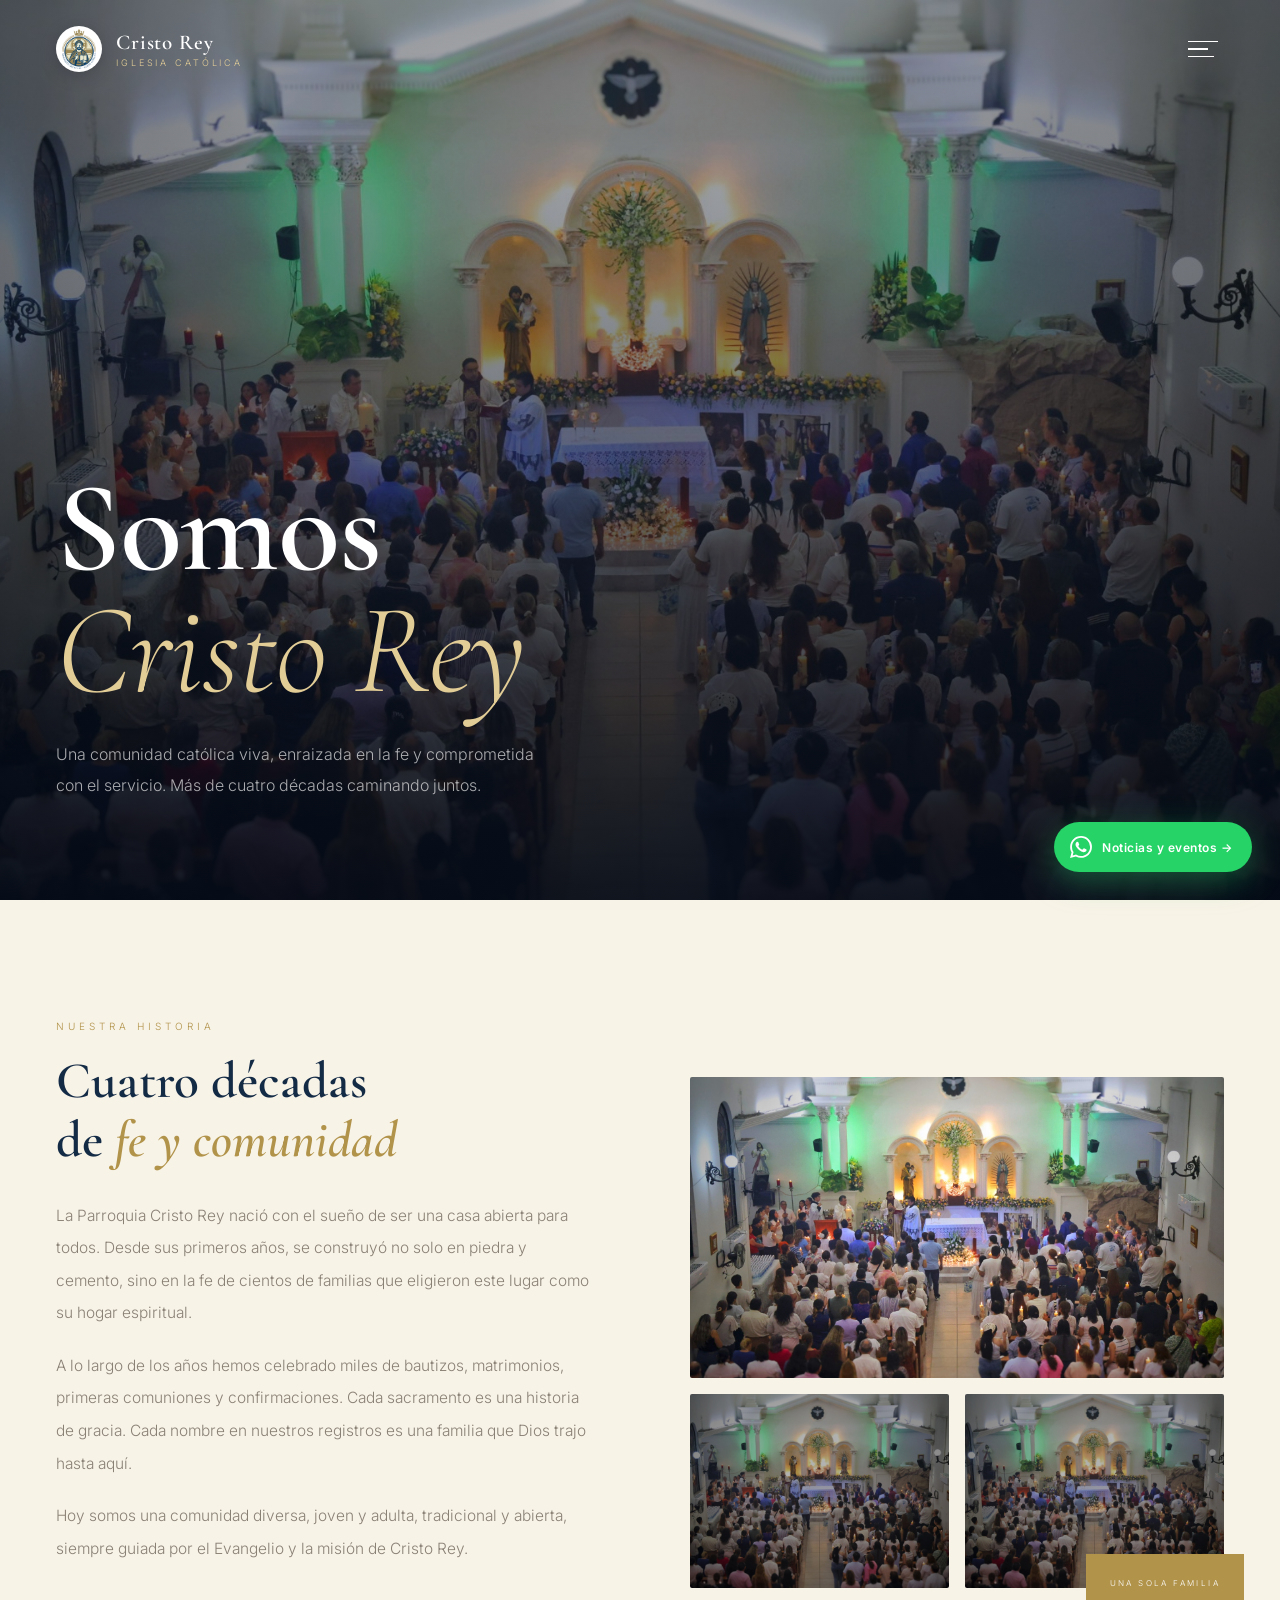
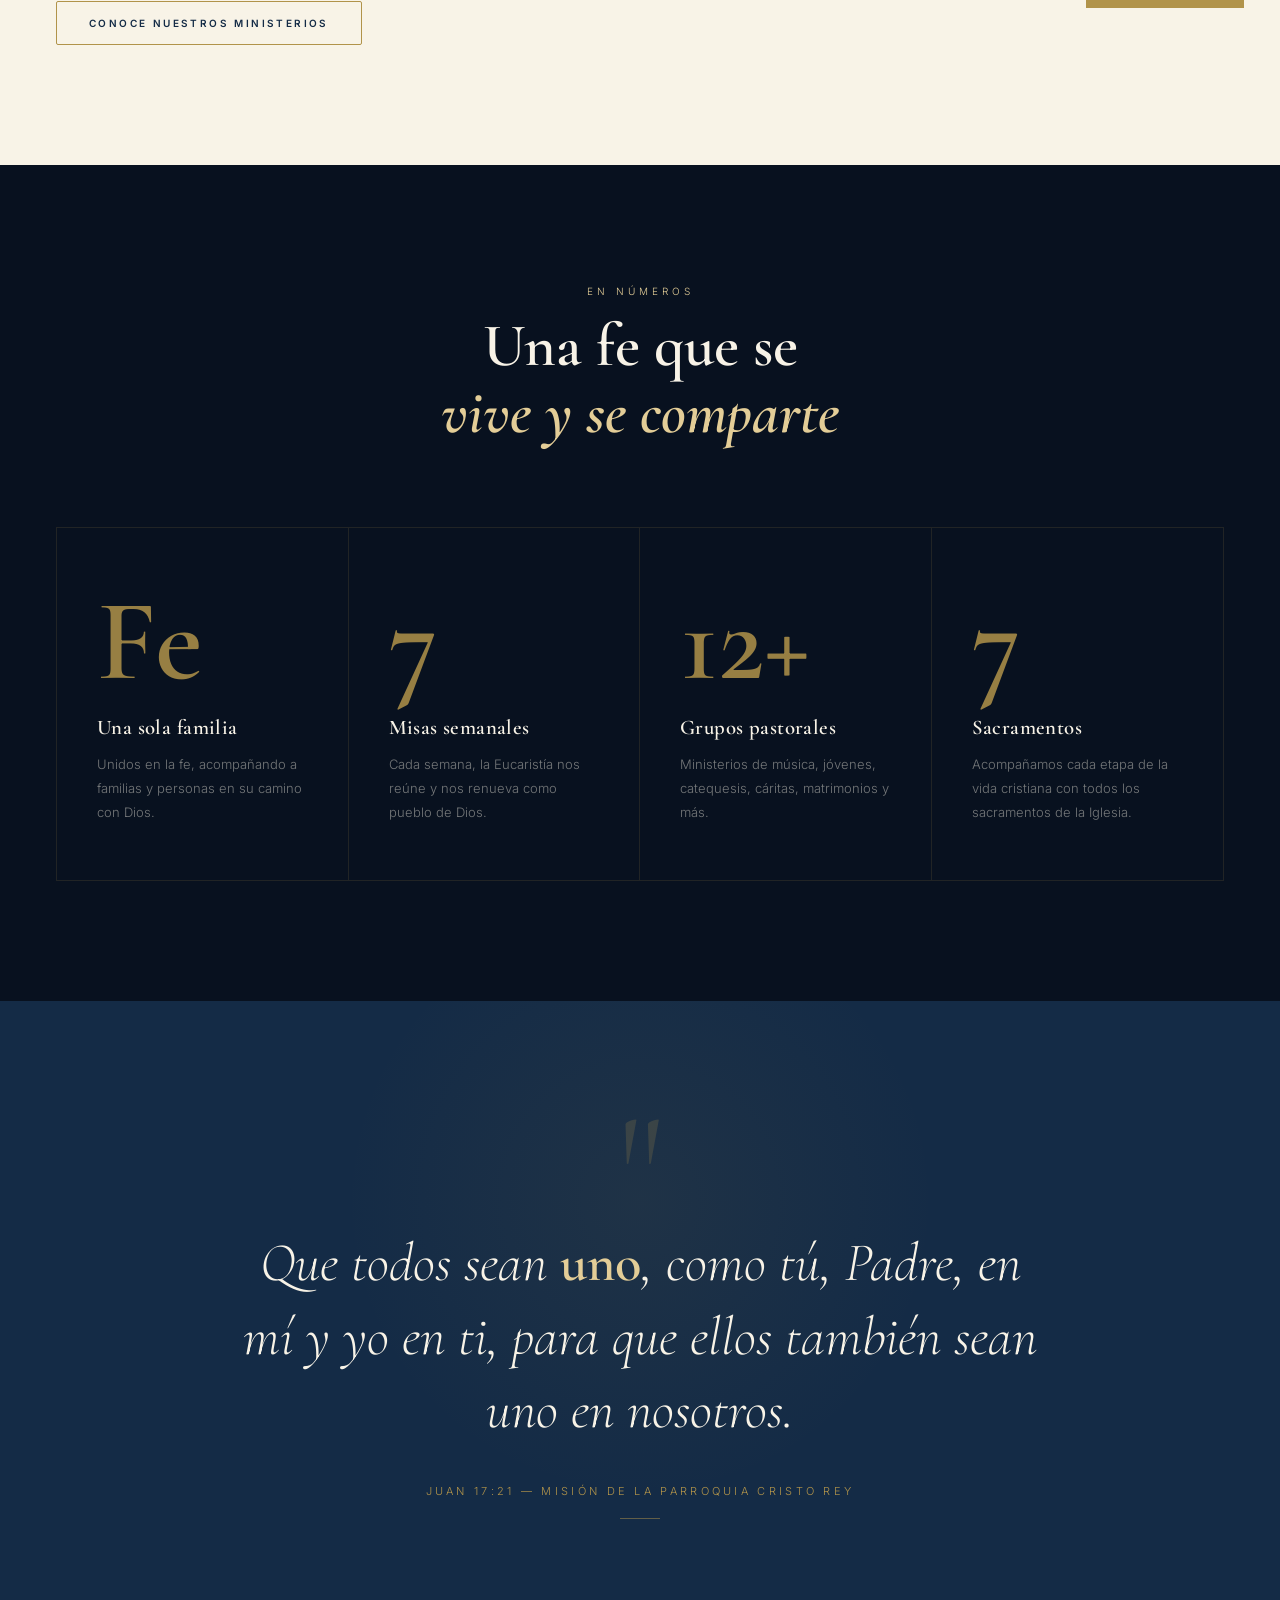
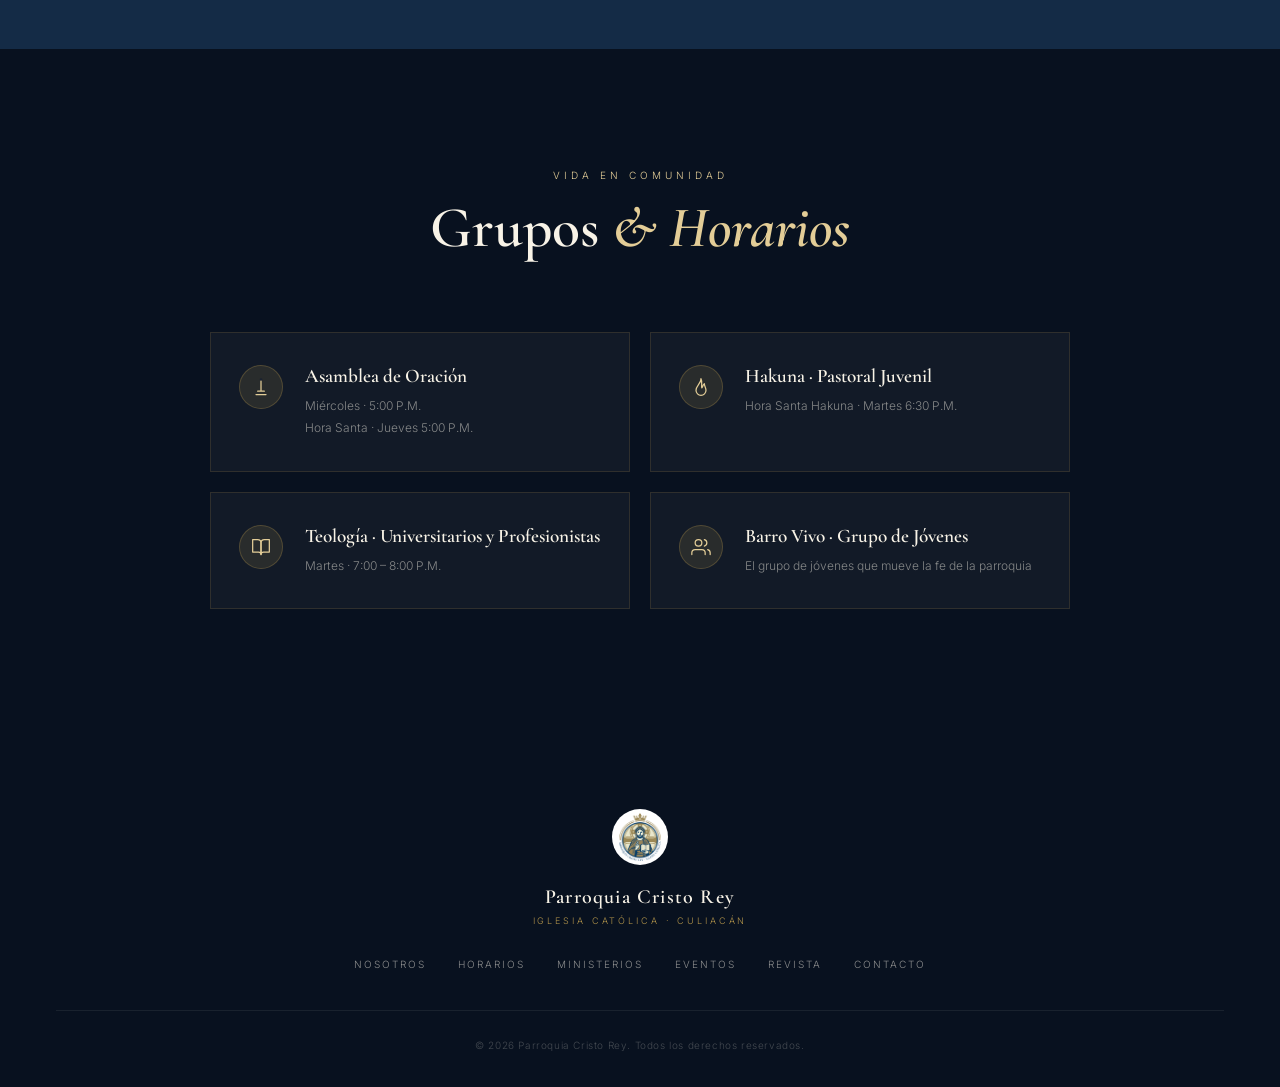
<file: nosotros/index.html>
<!DOCTYPE html>
<html lang="es">
<head>
  <meta charset="UTF-8"/>
  <meta name="viewport" content="width=device-width, initial-scale=1.0"/>
  <title>Nosotros — Parroquia Cristo Rey</title>
  <meta name="description" content="Conoce la historia, misión y comunidad de la Parroquia Cristo Rey en Culiacán, Sinaloa."/>
  <!-- Favicon -->
  <link rel="icon" type="image/png" href="../assets/logo.png"/>
  <link rel="apple-touch-icon" href="../assets/logo.png"/>
  <!-- Open Graph -->
  <meta property="og:site_name" content="Parroquia Cristo Rey"/>
  <meta property="og:locale" content="es_MX"/>
  <meta property="og:image" content="/TNY-Media/assets/hero.jpeg"/>
  <link href="https://fonts.googleapis.com/css2?family=Cormorant+Garamond:ital,wght@0,300;0,400;0,500;0,600;1,300;1,400;1,600&family=Inter:wght@300;400;500;600;700;800;900&display=swap" rel="stylesheet"/>
  <style>
    *, *::before, *::after { box-sizing: border-box; margin: 0; padding: 0; }
    :root {
      --navy: #142b46; --navy2: #08111f; --black: #050c18;
      --gold: #b1934a; --gold2: #e3cd97;
      --cream: #f8f3e7; --paper: #efe6d2; --ink: #1a2230;
      --mid: #8a8175; --line: rgba(177,147,74,0.22); --white: #ffffff;
    }
    html { scroll-behavior: smooth; }
    body { font-family: 'Inter', sans-serif; font-weight: 300; color: var(--ink); background: var(--cream); overflow-x: hidden; }
    img { max-width: 100%; display: block; }
    a { text-decoration: none; }

    /* REVEAL */
    .reveal { opacity: 0; transform: translateY(32px); transition: opacity 0.9s ease, transform 0.9s ease; }
    .reveal.in { opacity: 1; transform: translateY(0); }
    .reveal-left { opacity: 0; transform: translateX(-48px); transition: opacity 0.9s ease, transform 0.9s ease; }
    .reveal-right { opacity: 0; transform: translateX(48px); transition: opacity 0.9s ease, transform 0.9s ease; }
    .reveal-left.in, .reveal-right.in { opacity: 1; transform: none; }

    /* HEADER */
    header {
      position: fixed; top: 0; left: 0; right: 0; z-index: 1001;
      display: flex; align-items: center; justify-content: space-between;
      padding: 26px 56px;
      transition: background 0.4s ease, padding 0.4s ease, box-shadow 0.4s ease, border-color 0.4s ease;
      border-bottom: 1px solid transparent;
    }
    header.solid {
      background: rgba(248,243,231,0.95); backdrop-filter: blur(10px);
      padding: 16px 56px; border-color: var(--line);
      box-shadow: 0 8px 30px rgba(20,43,70,0.05);
    }
    .brand { display: flex; align-items: center; gap: 14px; color: var(--white); transition: color 0.4s; }
    header.solid .brand { color: var(--navy); }
    .brand-logo {
      width: 46px; height: 46px; border-radius: 50%;
      background: var(--white); display: flex; align-items: center; justify-content: center;
      flex-shrink: 0; overflow: hidden; padding: 3px; box-shadow: 0 4px 18px rgba(0,0,0,0.18);
    }
    .brand-logo img { width: 100%; height: 100%; object-fit: contain; }
    .brand-text { display: flex; flex-direction: column; line-height: 1.25; }
    .brand-text .name { font-family: 'Cormorant Garamond', serif; font-weight: 600; font-size: 21px; letter-spacing: 0.04em; }
    .brand-text .sub { font-size: 9px; letter-spacing: 0.32em; text-transform: uppercase; color: var(--gold2); }
    header.solid .brand-text .sub { color: var(--gold); }
    .menu-btn {
      display: flex; flex-direction: column; justify-content: center; gap: 6px;
      background: none; border: none; cursor: pointer; padding: 6px; z-index: 1001;
      color: var(--white); transition: color 0.4s;
    }
    header.solid .menu-btn { color: var(--navy); }
    .menu-btn span { display: block; height: 1.5px; background: currentColor; transition: width 0.4s ease, transform 0.4s ease, opacity 0.3s ease; }
    .menu-btn span:nth-child(1) { width: 30px; }
    .menu-btn span:nth-child(2) { width: 20px; }
    .menu-btn span:nth-child(3) { width: 26px; }
    .menu-btn.open span:nth-child(1) { width: 26px; transform: translateY(7.5px) rotate(45deg); }
    .menu-btn.open span:nth-child(2) { opacity: 0; width: 0; }
    .menu-btn.open span:nth-child(3) { width: 26px; transform: translateY(-7.5px) rotate(-45deg); }

    /* NAV OVERLAY */
    .nav-overlay {
      position: fixed; inset: 0; z-index: 1000;
      display: grid; grid-template-columns: 1fr 400px;
      pointer-events: none; overflow: hidden;
    }
    .nav-panel-left {
      background: var(--black); display: flex; flex-direction: column;
      justify-content: center; padding: 100px 72px 80px;
      transform: translateX(-100%); transition: transform 0.72s cubic-bezier(0.76,0,0.24,1);
    }
    .nav-panel-right {
      position: relative; overflow: hidden;
      transform: translateX(100%); transition: transform 0.72s cubic-bezier(0.76,0,0.24,1) 0.06s;
    }
    .nav-panel-right::before {
      content: ''; position: absolute; inset: 0;
      background: linear-gradient(135deg, #0d1e36 0%, #1a3875 40%, #b1934a 80%, #e8a020 100%); z-index: 0;
    }
    .nav-panel-right-inner { position: relative; z-index: 1; min-height: 100%; display: flex; flex-direction: column; justify-content: flex-end; padding: 120px 44px 56px; }
    .nav-overlay.open { pointer-events: all; }
    .nav-overlay.open .nav-panel-left { transform: translateX(0); }
    .nav-overlay.open .nav-panel-right { transform: translateX(0); }
    .nav-links { list-style: none; }
    .nav-links li { opacity: 0; transform: translateY(24px); transition: opacity 0.5s ease, transform 0.5s ease; }
    .nav-overlay.open .nav-links li:nth-child(1) { opacity:1; transform:none; transition-delay:0.30s; }
    .nav-overlay.open .nav-links li:nth-child(2) { opacity:1; transform:none; transition-delay:0.38s; }
    .nav-overlay.open .nav-links li:nth-child(3) { opacity:1; transform:none; transition-delay:0.46s; }
    .nav-overlay.open .nav-links li:nth-child(4) { opacity:1; transform:none; transition-delay:0.54s; }
    .nav-overlay.open .nav-links li:nth-child(5) { opacity:1; transform:none; transition-delay:0.62s; }
    .nav-overlay.open .nav-links li:nth-child(6) { opacity:1; transform:none; transition-delay:0.70s; }
    .nav-links a {
      display: block; font-family: 'Cormorant Garamond', serif;
      font-size: clamp(2.8rem, 5.5vw, 4.4rem); font-weight: 600; line-height: 1.1;
      color: rgba(248,243,231,0.18); padding: 10px 0; letter-spacing: 0.02em;
      transition: color 0.3s, letter-spacing 0.4s; position: relative;
    }
    .nav-links a:hover { color: var(--cream); letter-spacing: 0.06em; }
    .nav-links a span { display: inline-block; position: relative; }
    .nav-links a span::after { content: ''; position: absolute; left: 0; bottom: -2px; width: 0; height: 1px; background: var(--gold); transition: width 0.4s ease; }
    .nav-links a:hover span::after { width: 100%; }
    .nav-links a.active-page { color: var(--gold2); }
    .nav-bottom { margin-top: 48px; padding-top: 28px; border-top: 1px solid rgba(177,147,74,0.2); display: flex; gap: 40px; opacity: 0; transition: opacity 0.5s ease 0.75s; }
    .nav-overlay.open .nav-bottom { opacity: 1; }
    .nav-bottom-item { font-size: 11px; letter-spacing: 0.2em; text-transform: uppercase; color: rgba(248,243,231,0.35); line-height: 1.8; }
    .nav-bottom-item strong { display: block; color: rgba(248,243,231,0.65); font-weight: 500; margin-bottom: 4px; }
    .nav-event-badge { display: inline-block; background: var(--gold); color: var(--white); font-size: 9px; font-weight: 600; letter-spacing: 0.24em; text-transform: uppercase; padding: 5px 12px; margin-bottom: 20px; opacity: 0; transform: translateY(16px); transition: opacity 0.5s ease 0.6s, transform 0.5s ease 0.6s; }
    .nav-event-title { font-family: 'Cormorant Garamond', serif; font-size: clamp(2.4rem, 4vw, 3.6rem); font-weight: 600; line-height: 1.1; color: var(--white); margin-bottom: 16px; opacity: 0; transform: translateY(16px); transition: opacity 0.5s ease 0.68s, transform 0.5s ease 0.68s; }
    .nav-event-meta { font-size: 12px; letter-spacing: 0.2em; text-transform: uppercase; color: rgba(255,255,255,0.58); margin-bottom: 28px; line-height: 1.9; opacity: 0; transform: translateY(12px); transition: opacity 0.5s ease 0.74s, transform 0.5s ease 0.74s; }
    .nav-event-cta { display: inline-flex; align-items: center; gap: 10px; font-size: 10px; font-weight: 600; letter-spacing: 0.24em; text-transform: uppercase; color: var(--cream); border: 1px solid rgba(255,255,255,0.35); padding: 14px 26px; opacity: 0; transform: translateY(12px); transition: opacity 0.5s ease 0.80s, transform 0.5s ease 0.80s, background 0.3s, border-color 0.3s; }
    .nav-event-cta:hover { background: var(--gold); border-color: var(--gold); }
    .nav-overlay.open .nav-event-badge, .nav-overlay.open .nav-event-title, .nav-overlay.open .nav-event-meta, .nav-overlay.open .nav-event-cta { opacity: 1; transform: none; }
    .nav-event-deco { position: absolute; top: 0; right: 0; width: 70%; height: 100%; background: radial-gradient(ellipse at top right, rgba(255,255,255,0.06) 0%, transparent 60%); pointer-events: none; }
    .nav-event-number { position: absolute; top: 40px; right: 36px; font-family: 'Cormorant Garamond', serif; font-size: 9rem; font-weight: 600; line-height: 1; color: rgba(255,255,255,0.04); pointer-events: none; letter-spacing: -0.04em; }

    /* PAGE HERO */
    .page-hero {
      position: relative; min-height: 100vh;
      display: flex; align-items: flex-end;
      padding: 120px 56px 100px;
      overflow: hidden;
    }
    .page-hero-bg {
      position: absolute; inset: 0;
      background: url('../assets/hero.jpeg') center 30% / cover no-repeat;
    }
    .page-hero-bg::after {
      content: ''; position: absolute; inset: 0;
      background: linear-gradient(180deg, rgba(5,12,24,0.3) 0%, rgba(5,12,24,0.5) 40%, rgba(5,12,24,0.92) 100%);
    }
    .page-hero-content { position: relative; z-index: 2; max-width: 900px; }
    .page-hero-eyebrow {
      display: block; font-size: 10px; letter-spacing: 0.5em; text-transform: uppercase;
      color: var(--gold2); margin-bottom: 24px;
      animation: heroIn 0.9s ease 0.3s both;
    }
    .page-hero h1 {
      font-family: 'Cormorant Garamond', serif;
      font-size: clamp(4rem, 10vw, 9rem);
      font-weight: 600; line-height: 0.95;
      color: var(--white); letter-spacing: -0.01em;
      animation: heroIn 0.9s ease 0.5s both;
    }
    .page-hero h1 em {
      font-style: italic; font-weight: 300;
      color: var(--gold2); display: block;
    }
    .page-hero-sub {
      font-size: 16px; line-height: 1.9; color: rgba(255,255,255,0.65);
      max-width: 480px; margin-top: 28px;
      animation: heroIn 0.9s ease 0.7s both;
    }
    @keyframes heroIn { from { opacity: 0; transform: translateY(28px); } to { opacity: 1; transform: none; } }

    /* SECTIONS */
    section { padding: 120px 56px; position: relative; }
    .container { max-width: 1180px; margin: 0 auto; }

    /* HISTORIA */
    .historia {
      background: var(--cream);
      display: grid; grid-template-columns: 1fr 1fr; gap: 100px; align-items: center;
    }
    .historia-text .label {
      font-size: 10px; letter-spacing: 0.4em; text-transform: uppercase;
      color: var(--gold); margin-bottom: 20px; display: block;
    }
    .historia-text h2 {
      font-family: 'Cormorant Garamond', serif; font-weight: 600;
      font-size: clamp(2.2rem, 4vw, 3.2rem); line-height: 1.15;
      color: var(--navy); margin-bottom: 30px;
    }
    .historia-text h2 em { font-style: italic; color: var(--gold); }
    .historia-text p {
      font-size: 15.5px; line-height: 2.1; color: var(--mid); margin-bottom: 20px;
    }
    .historia-photos { display: grid; grid-template-columns: 1fr 1fr; gap: 16px; position: relative; }
    .historia-photos .photo-main {
      grid-column: span 2; aspect-ratio: 16/9;
      background: url('../assets/hero.jpeg') center / cover no-repeat;
      border-radius: 2px;
    }
    .historia-photos .photo-sm {
      aspect-ratio: 4/3;
      background: url('../assets/hero.jpeg') center / cover no-repeat;
      border-radius: 2px; filter: brightness(0.7) saturate(0.8);
    }
    .historia-photos .photo-sm:last-child { background-position: center 60%; filter: brightness(0.75); }
    .photo-badge {
      position: absolute; bottom: -20px; right: -20px;
      background: var(--gold); color: var(--white);
      padding: 20px 24px; text-align: center; z-index: 2;
    }
    .photo-badge .num { font-family: 'Cormorant Garamond', serif; font-size: 3rem; font-weight: 600; line-height: 1; }
    .photo-badge .lbl { font-size: 8px; letter-spacing: 0.3em; text-transform: uppercase; margin-top: 4px; }

    /* PILLARS */
    .pillars-sec { background: var(--navy2); padding: 120px 56px; }
    .pillars-head { text-align: center; max-width: 600px; margin: 0 auto 80px; }
    .pillars-head .label { font-size: 10px; letter-spacing: 0.4em; text-transform: uppercase; color: var(--gold2); margin-bottom: 16px; display: block; }
    .pillars-head h2 { font-family: 'Cormorant Garamond', serif; font-weight: 600; font-size: clamp(2.4rem, 5vw, 3.8rem); color: var(--cream); line-height: 1.1; }
    .pillars-head h2 em { font-style: italic; color: var(--gold2); }
    .pillars-grid { display: grid; grid-template-columns: repeat(4, 1fr); gap: 0; border: 1px solid rgba(177,147,74,0.15); }
    .pillar {
      padding: 56px 40px; border-right: 1px solid rgba(177,147,74,0.15);
      position: relative; overflow: hidden;
      transition: background 0.35s;
    }
    .pillar:last-child { border-right: none; }
    .pillar:hover { background: rgba(177,147,74,0.05); }
    .pillar-num {
      font-family: 'Cormorant Garamond', serif; font-weight: 600;
      font-size: clamp(5rem, 9vw, 7.5rem); line-height: 1;
      color: var(--gold); display: block; margin-bottom: 16px;
      opacity: 0.85;
    }
    .pillar-title {
      font-family: 'Cormorant Garamond', serif; font-size: 1.3rem; font-weight: 600;
      color: var(--cream); margin-bottom: 12px; letter-spacing: 0.02em;
    }
    .pillar-desc { font-size: 13px; line-height: 1.85; color: rgba(248,243,231,0.45); }
    .pillar::after {
      content: ''; position: absolute; top: 0; left: 0;
      height: 2px; width: 0; background: var(--gold);
      transition: width 0.5s ease;
    }
    .pillar:hover::after { width: 100%; }

    /* QUOTE */
    .quote-sec { background: var(--navy); padding: 130px 56px; text-align: center; position: relative; overflow: hidden; }
    .quote-sec::before { content: ''; position: absolute; top: -100px; left: 50%; transform: translateX(-50%); width: 600px; height: 600px; border-radius: 50%; background: radial-gradient(circle, rgba(177,147,74,0.07) 0%, transparent 70%); }
    .quote-mark {
      font-family: 'Cormorant Garamond', serif; font-size: 10rem;
      line-height: 0.5; color: var(--gold); opacity: 0.2;
      display: block; margin-bottom: 16px; position: relative; z-index: 1;
    }
    blockquote {
      font-family: 'Cormorant Garamond', serif; font-style: italic; font-weight: 300;
      font-size: clamp(2rem, 4.5vw, 3.4rem); line-height: 1.35;
      color: var(--cream); max-width: 820px; margin: 0 auto;
      position: relative; z-index: 1;
    }
    blockquote em { color: var(--gold2); font-style: normal; font-weight: 600; }
    .quote-source {
      font-size: 11px; letter-spacing: 0.3em; text-transform: uppercase;
      color: var(--gold); margin-top: 36px; display: block;
      position: relative; z-index: 1;
    }
    .quote-line { width: 40px; height: 1px; background: var(--gold); margin: 20px auto 0; opacity: 0.5; }

    /* TEAM */
    .team-sec { background: var(--cream); padding: 120px 56px; }
    .team-head { max-width: 560px; margin-bottom: 72px; }
    .team-head .label { font-size: 10px; letter-spacing: 0.4em; text-transform: uppercase; color: var(--gold); margin-bottom: 16px; display: block; }
    .team-head h2 { font-family: 'Cormorant Garamond', serif; font-weight: 600; font-size: clamp(2.2rem, 4vw, 3.2rem); line-height: 1.15; color: var(--navy); }
    .team-head h2 em { font-style: italic; color: var(--gold); }
    .team-grid { display: grid; grid-template-columns: repeat(3, 1fr); gap: 40px; }
    .team-card {
      border: 1px solid var(--line); border-radius: 2px; overflow: hidden;
      transition: transform 0.3s, box-shadow 0.3s;
    }
    .team-card:hover { transform: translateY(-6px); box-shadow: 0 20px 50px rgba(20,43,70,0.10); }
    .team-card-img {
      aspect-ratio: 3/4;
      background: url('../assets/hero.jpeg') center / cover no-repeat;
      position: relative;
    }
    .team-card-img:nth-child(1) { background-position: center 20%; }
    .team-card-img::after { content: ''; position: absolute; inset: 0; background: linear-gradient(180deg, transparent 60%, rgba(5,12,24,0.45) 100%); }
    .team-card-body { padding: 24px 28px 28px; background: var(--white); }
    .team-card-role { font-size: 9px; letter-spacing: 0.36em; text-transform: uppercase; color: var(--gold); margin-bottom: 8px; }
    .team-card-name { font-family: 'Cormorant Garamond', serif; font-weight: 600; font-size: 1.4rem; color: var(--navy); margin-bottom: 10px; }
    .team-card-bio { font-size: 13px; line-height: 1.85; color: var(--mid); }

    /* BTN */
    .btn {
      display: inline-block; font-size: 10px; font-weight: 600;
      letter-spacing: 0.24em; text-transform: uppercase; padding: 15px 32px;
      border: 1px solid transparent; border-radius: 2px;
      transition: all 0.25s; cursor: pointer;
    }
    .btn-gold { background: var(--gold); color: var(--white); border-color: var(--gold); }
    .btn-gold:hover { background: transparent; color: var(--gold); }
    .btn-line { border-color: var(--gold); color: var(--navy); }
    .btn-line:hover { background: var(--navy); color: var(--cream); border-color: var(--navy); }
    .btn-cream { border-color: rgba(248,243,231,0.4); color: var(--cream); }
    .btn-cream:hover { background: rgba(248,243,231,0.1); border-color: var(--gold2); }

    /* FOOTER */
    footer { background: var(--navy2); color: rgba(248,243,231,0.55); padding: 80px 56px 36px; text-align: center; }
    .footer-logo { width: 56px; height: 56px; border-radius: 50%; background: var(--white); margin: 0 auto 20px; display: flex; align-items: center; justify-content: center; padding: 4px; }
    .footer-logo img { width: 100%; height: 100%; object-fit: contain; }
    footer .fname { font-family: 'Cormorant Garamond', serif; font-weight: 600; font-size: 20px; color: var(--cream); letter-spacing: 0.06em; margin-bottom: 6px; }
    footer .ftag { font-size: 9px; letter-spacing: 0.32em; text-transform: uppercase; color: var(--gold); margin-bottom: 32px; }
    .footer-nav { display: flex; gap: 32px; justify-content: center; flex-wrap: wrap; margin-bottom: 40px; }
    .footer-nav a { font-size: 10px; letter-spacing: 0.2em; text-transform: uppercase; color: rgba(248,243,231,0.55); transition: color 0.2s; }
    .footer-nav a:hover { color: var(--gold2); }
    footer .copy { font-size: 10px; letter-spacing: 0.06em; color: rgba(248,243,231,0.25); padding-top: 28px; border-top: 1px solid rgba(248,243,231,0.07); }

    /* RESPONSIVE */
    @media (max-width: 860px) {
      header { padding: 20px 24px; }
      header.solid { padding: 14px 24px; }
      .page-hero { padding: 90px 24px 56px; }
      section { padding: 80px 24px; }
      .historia { grid-template-columns: 1fr; gap: 48px; }
      .pillars-grid { grid-template-columns: repeat(2, 1fr); }
      .pillar { border-bottom: 1px solid rgba(177,147,74,0.15); }
      .team-grid { grid-template-columns: 1fr 1fr; }
      .nav-overlay { grid-template-columns: 1fr; }
      .nav-panel-right { display: none; }
      .nav-panel-left { padding: 100px 36px 56px; overflow-y: auto; justify-content: flex-start; }
      footer { padding: 60px 24px 28px; }
    }
    @media (max-width: 580px) {
      .pillars-grid { grid-template-columns: 1fr; }
      .team-grid { grid-template-columns: 1fr; }
      .historia-photos .photo-sm { display: none; }
    }

    /* WHATSAPP FLOAT */
    .wa-float {
      position: fixed;
      bottom: 28px;
      right: 28px;
      z-index: 999;
      display: flex;
      align-items: center;
      gap: 10px;
      background: #25D366;
      color: #fff;
      border-radius: 50px;
      padding: 14px 20px 14px 16px;
      box-shadow: 0 8px 32px rgba(37,211,102,0.35);
      text-decoration: none;
      font-family: 'Inter', sans-serif;
      font-size: 12px;
      font-weight: 600;
      letter-spacing: 0.04em;
      transition: transform 0.25s, box-shadow 0.25s;
      animation: waIn 0.6s ease 1.5s both;
    }
    .wa-float:hover { transform: translateY(-3px); box-shadow: 0 14px 40px rgba(37,211,102,0.45); }
    @keyframes waIn { from { opacity:0; transform:translateY(20px); } to { opacity:1; transform:translateY(0); } }
    .wa-float svg { width: 22px; height: 22px; fill: #fff; flex-shrink: 0; }
    .wa-float-label { white-space: nowrap; }
    @media (max-width: 600px) {
      .wa-float { padding: 11px 14px 11px 12px; bottom: 18px; right: 14px; font-size: 11px; gap: 8px; }
      .wa-float svg { width: 20px; height: 20px; }
    }

    /* GRUPOS Y HORARIOS */
    .groups-sec { background: var(--navy2); padding: 120px 56px; }
    .groups-head { text-align: center; max-width: 560px; margin: 0 auto 72px; }
    .groups-label { display: block; font-size: 10px; letter-spacing: 0.4em; text-transform: uppercase; color: var(--gold2); margin-bottom: 16px; }
    .groups-head h2 { font-family: 'Cormorant Garamond', serif; font-weight: 600; font-size: clamp(2.4rem, 5vw, 3.6rem); color: var(--cream); line-height: 1.1; }
    .groups-head h2 em { font-style: italic; color: var(--gold2); }
    .groups-grid { display: grid; grid-template-columns: repeat(2, 1fr); gap: 20px; max-width: 860px; margin: 0 auto; }
    .group-card {
      display: flex; align-items: flex-start; gap: 22px;
      background: rgba(248,243,231,0.04); border: 1px solid rgba(177,147,74,0.18);
      padding: 32px 28px; transition: background 0.3s, border-color 0.3s;
    }
    .group-card:hover { background: rgba(177,147,74,0.07); border-color: rgba(177,147,74,0.38); }
    .group-icon {
      width: 44px; height: 44px; border-radius: 50%;
      background: rgba(177,147,74,0.15); border: 1px solid rgba(177,147,74,0.3);
      display: flex; align-items: center; justify-content: center; flex-shrink: 0;
    }
    .group-icon svg { width: 20px; height: 20px; stroke: var(--gold2); fill: none; stroke-width: 1.5; stroke-linecap: round; stroke-linejoin: round; }
    .group-name { font-family: 'Cormorant Garamond', serif; font-weight: 600; font-size: 1.2rem; color: var(--cream); margin-bottom: 8px; line-height: 1.2; }
    .group-schedule { font-size: 12px; color: rgba(248,243,231,0.5); line-height: 1.7; }
    .group-schedule + .group-schedule { margin-top: 2px; }
    @media (max-width: 680px) {
      .groups-sec { padding: 80px 24px; }
      .groups-grid { grid-template-columns: 1fr; }
    }
  </style>
</head>
<body>

<!-- HEADER -->
<header id="header">
  <a class="brand" href="../">
    <span class="brand-logo"><img src="../assets/logo.png" alt="Parroquia Cristo Rey"/></span>
    <span class="brand-text">
      <span class="name">Cristo Rey</span>
      <span class="sub">Iglesia Católica</span>
    </span>
  </a>
  <button class="menu-btn" id="menuBtn" aria-label="Abrir menú" aria-expanded="false">
    <span></span><span></span><span></span>
  </button>
</header>

<!-- NAV OVERLAY -->
<div class="nav-overlay" id="navOverlay" role="dialog" aria-label="Navegación principal" aria-hidden="true">
  <div class="nav-panel-left">
    <ul class="nav-links">
      <li><a href="../nosotros/" class="active-page"><span>Vida Parroquial</span></a></li>
      <li><a href="../horarios/"><span>Horarios</span></a></li>
      <li><a href="../ministerios/"><span>Ministerios</span></a></li>
      <li><a href="../eventos/"><span>Eventos</span></a></li>
      <li><a href="../blog/"><span>Revista</span></a></li>
      <li><a href="../contacto/"><span>Contacto</span></a></li>
    </ul>
    <div class="nav-bottom">
      <div class="nav-bottom-item"><strong>Dirección</strong>Parroquia Cristo Rey<br>Culiacán, Sinaloa</div>
      <div class="nav-bottom-item"><strong>Horario de oficina</strong>Mar – Sáb · 9:00 – 13:00</div>
    </div>
  </div>
  <div class="nav-panel-right">
    <div class="nav-event-deco"></div>
    <div class="nav-event-number">26</div>
    <div class="nav-panel-right-inner">
      <span class="nav-event-badge">Inscripciones abiertas</span>
      <div class="nav-event-title">Verano<br>con el Rey</div>
      <div class="nav-event-meta">Talleres · Arte · Ciencia · Deporte<br>20 – 24 de Julio · 9:00 A.M. – 12:00 P.M.<br>Niños 6–12 años · $70 por día</div>
      <a class="nav-event-cta" href="../eventos/">Ver evento <svg width="14" height="10" viewBox="0 0 14 10" fill="none" stroke="currentColor" stroke-width="1.5"><path d="M1 5h12M8 1l5 4-5 4"/></svg></a>
    </div>
  </div>
</div>

<!-- PAGE HERO -->
<section class="page-hero">
  <div class="page-hero-bg"></div>
  <div class="page-hero-content">
    <h1>Somos<br/><em>Cristo Rey</em></h1>
    <p class="page-hero-sub">Una comunidad católica viva, enraizada en la fe y comprometida con el servicio. Más de cuatro décadas caminando juntos.</p>
  </div>
</section>

<!-- HISTORIA -->
<section style="background:var(--cream); padding:120px 56px;">
  <div class="container historia">
    <div class="historia-text reveal-left">
      <span class="label">Nuestra Historia</span>
      <h2>Cuatro décadas<br/>de <em>fe y comunidad</em></h2>
      <p>La Parroquia Cristo Rey nació con el sueño de ser una casa abierta para todos. Desde sus primeros años, se construyó no solo en piedra y cemento, sino en la fe de cientos de familias que eligieron este lugar como su hogar espiritual.</p>
      <p>A lo largo de los años hemos celebrado miles de bautizos, matrimonios, primeras comuniones y confirmaciones. Cada sacramento es una historia de gracia. Cada nombre en nuestros registros es una familia que Dios trajo hasta aquí.</p>
      <p>Hoy somos una comunidad diversa, joven y adulta, tradicional y abierta, siempre guiada por el Evangelio y la misión de Cristo Rey.</p>
      <a class="btn btn-line" href="../ministerios/" style="margin-top:16px;">Conoce nuestros ministerios</a>
    </div>
    <div class="historia-photos reveal-right">
      <div class="photo-main"></div>
      <div class="photo-sm"></div>
      <div class="photo-sm"></div>
      <div class="photo-badge">
        <div class="lbl">Una sola familia</div>
      </div>
    </div>
  </div>
</section>

<!-- PILLARS -->
<section class="pillars-sec">
  <div class="container">
    <div class="pillars-head reveal">
      <span class="label">En números</span>
      <h2>Una fe que se<br/><em>vive y se comparte</em></h2>
    </div>
    <div class="pillars-grid reveal">
      <div class="pillar">
        <span class="pillar-num">Fe</span>
        <div class="pillar-title">Una sola familia</div>
        <div class="pillar-desc">Unidos en la fe, acompañando a familias y personas en su camino con Dios.</div>
      </div>
      <div class="pillar">
        <span class="pillar-num">7</span>
        <div class="pillar-title">Misas semanales</div>
        <div class="pillar-desc">Cada semana, la Eucaristía nos reúne y nos renueva como pueblo de Dios.</div>
      </div>
      <div class="pillar">
        <span class="pillar-num">12+</span>
        <div class="pillar-title">Grupos pastorales</div>
        <div class="pillar-desc">Ministerios de música, jóvenes, catequesis, cáritas, matrimonios y más.</div>
      </div>
      <div class="pillar">
        <span class="pillar-num">7</span>
        <div class="pillar-title">Sacramentos</div>
        <div class="pillar-desc">Acompañamos cada etapa de la vida cristiana con todos los sacramentos de la Iglesia.</div>
      </div>
    </div>
  </div>
</section>

<!-- QUOTE -->
<section class="quote-sec">
  <div class="container">
    <div class="reveal">
      <span class="quote-mark">"</span>
      <blockquote>
        Que todos sean <em>uno</em>, como tú, Padre, en mí y yo en ti, para que ellos también sean uno en nosotros.
      </blockquote>
      <span class="quote-source">Juan 17:21 — Misión de la Parroquia Cristo Rey</span>
      <div class="quote-line"></div>
    </div>
  </div>
</section>

<!-- GRUPOS Y HORARIOS -->
<section class="groups-sec">
  <div class="container">
    <div class="groups-head reveal">
      <span class="groups-label">Vida en comunidad</span>
      <h2>Grupos <em>&amp; Horarios</em></h2>
    </div>
    <div class="groups-grid">
      <div class="group-card reveal">
        <div class="group-icon">
          <svg viewBox="0 0 24 24"><path d="M12 3v14M8 17h8M6 21h12"/><circle cx="12" cy="3" r="1.5" fill="currentColor" stroke="none"/></svg>
        </div>
        <div class="group-body">
          <div class="group-name">Asamblea de Oración</div>
          <div class="group-schedule">Miércoles · 5:00 P.M.</div>
          <div class="group-schedule">Hora Santa · Jueves 5:00 P.M.</div>
        </div>
      </div>
      <div class="group-card reveal">
        <div class="group-icon">
          <svg viewBox="0 0 24 24"><path d="M12 2c0 6-6 8-6 14a6 6 0 0012 0c0-3-2-5-2-8-2 2-2 4-3 5-1-3 1-7-1-11z"/></svg>
        </div>
        <div class="group-body">
          <div class="group-name">Hakuna · Pastoral Juvenil</div>
          <div class="group-schedule">Hora Santa Hakuna · Martes 6:30 P.M.</div>
        </div>
      </div>
      <div class="group-card reveal">
        <div class="group-icon">
          <svg viewBox="0 0 24 24"><path d="M2 3h6a4 4 0 014 4v14a3 3 0 00-3-3H2z"/><path d="M22 3h-6a4 4 0 00-4 4v14a3 3 0 013-3h7z"/></svg>
        </div>
        <div class="group-body">
          <div class="group-name">Teología · Universitarios y Profesionistas</div>
          <div class="group-schedule">Martes · 7:00 – 8:00 P.M.</div>
        </div>
      </div>
      <div class="group-card reveal">
        <div class="group-icon">
          <svg viewBox="0 0 24 24"><path d="M17 21v-2a4 4 0 00-4-4H5a4 4 0 00-4 4v2"/><circle cx="9" cy="7" r="4"/><path d="M23 21v-2a4 4 0 00-3-3.87"/><path d="M16 3.13a4 4 0 010 7.75"/></svg>
        </div>
        <div class="group-body">
          <div class="group-name">Barro Vivo · Grupo de Jóvenes</div>
          <div class="group-schedule">El grupo de jóvenes que mueve la fe de la parroquia</div>
        </div>
      </div>
    </div>
  </div>
</section>

<!-- FOOTER -->
<footer>
  <div class="footer-logo"><img src="../assets/logo.png" alt="Parroquia Cristo Rey"/></div>
  <div class="fname">Parroquia Cristo Rey</div>
  <div class="ftag">Iglesia Católica · Culiacán</div>
  <div class="footer-nav">
    <a href="../nosotros/">Nosotros</a>
    <a href="../horarios/">Horarios</a>
    <a href="../ministerios/">Ministerios</a>
    <a href="../eventos/">Eventos</a>
    <a href="../blog/">Revista</a>
    <a href="../contacto/">Contacto</a>
  </div>
  <div class="copy">© 2026 Parroquia Cristo Rey. Todos los derechos reservados.</div>
</footer>

<script>
  const header = document.getElementById('header');
  const onScroll = () => header.classList.toggle('solid', window.scrollY > 60);
  window.addEventListener('scroll', onScroll); onScroll();

  (function() {
    const btn = document.getElementById('menuBtn');
    const overlay = document.getElementById('navOverlay');
    function openNav() { overlay.classList.add('open'); overlay.setAttribute('aria-hidden','false'); btn.classList.add('open'); btn.setAttribute('aria-expanded','true'); document.body.style.overflow='hidden'; }
    function closeNav() { overlay.classList.remove('open'); overlay.setAttribute('aria-hidden','true'); btn.classList.remove('open'); btn.setAttribute('aria-expanded','false'); document.body.style.overflow=''; }
    btn.addEventListener('click', () => overlay.classList.contains('open') ? closeNav() : openNav());
    overlay.querySelectorAll('a').forEach(a => a.addEventListener('click', closeNav));
    document.addEventListener('keydown', e => { if (e.key === 'Escape') closeNav(); });
  })();

  const reveals = document.querySelectorAll('.reveal, .reveal-left, .reveal-right');
  const io = new IntersectionObserver(entries => { entries.forEach(e => { if (e.isIntersecting) e.target.classList.add('in'); }); }, { threshold: 0.1 });
  reveals.forEach(el => io.observe(el));
</script>

<!-- WHATSAPP FLOAT -->
<a class="wa-float" href="https://whatsapp.com/channel/0029Vb7XLd34yltYBiUqMq2r" target="_blank" rel="noopener" aria-label="Seguir canal de WhatsApp">
  <svg viewBox="0 0 24 24" xmlns="http://www.w3.org/2000/svg"><path d="M17.472 14.382c-.297-.149-1.758-.867-2.03-.967-.273-.099-.471-.148-.67.15-.197.297-.767.966-.94 1.164-.173.199-.347.223-.644.075-.297-.15-1.255-.463-2.39-1.475-.883-.788-1.48-1.761-1.653-2.059-.173-.297-.018-.458.13-.606.134-.133.298-.347.446-.52.149-.174.198-.298.298-.497.099-.198.05-.371-.025-.52-.075-.149-.669-1.612-.916-2.207-.242-.579-.487-.5-.669-.51-.173-.008-.371-.01-.57-.01-.198 0-.52.074-.792.372-.272.297-1.04 1.016-1.04 2.479 0 1.462 1.065 2.875 1.213 3.074.149.198 2.096 3.2 5.077 4.487.709.306 1.262.489 1.694.625.712.227 1.36.195 1.871.118.571-.085 1.758-.719 2.006-1.413.248-.694.248-1.289.173-1.413-.074-.124-.272-.198-.57-.347m-5.421 7.403h-.004a9.87 9.87 0 01-5.031-1.378l-.361-.214-3.741.982.998-3.648-.235-.374a9.86 9.86 0 01-1.51-5.26c.001-5.45 4.436-9.884 9.888-9.884 2.64 0 5.122 1.03 6.988 2.898a9.825 9.825 0 012.893 6.994c-.003 5.45-4.437 9.884-9.885 9.884m8.413-18.297A11.815 11.815 0 0012.05 0C5.495 0 .16 5.335.157 11.892c0 2.096.547 4.142 1.588 5.945L.057 24l6.305-1.654a11.882 11.882 0 005.683 1.448h.005c6.554 0 11.89-5.335 11.893-11.893a11.821 11.821 0 00-3.48-8.413z"/></svg>
  <span class="wa-float-label">Noticias y eventos →</span>
</a>
</body>
</html>
</file>
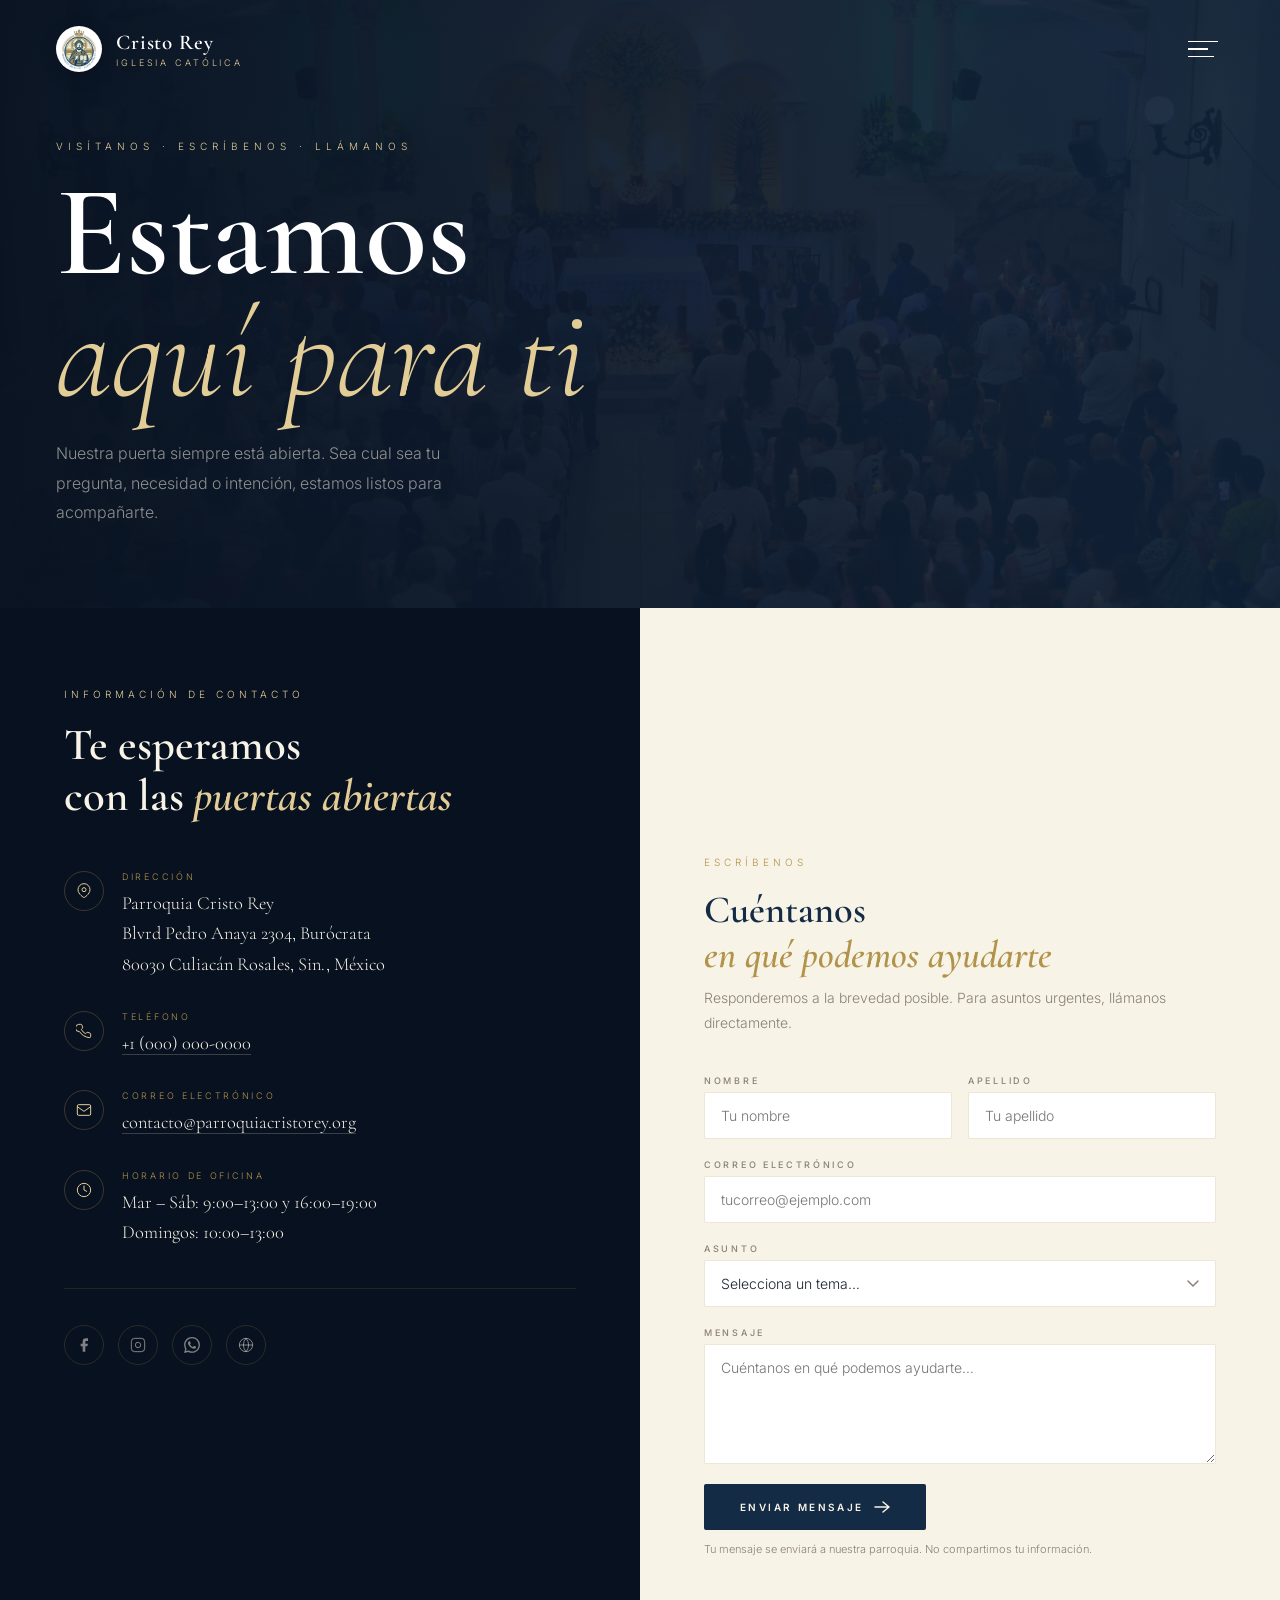
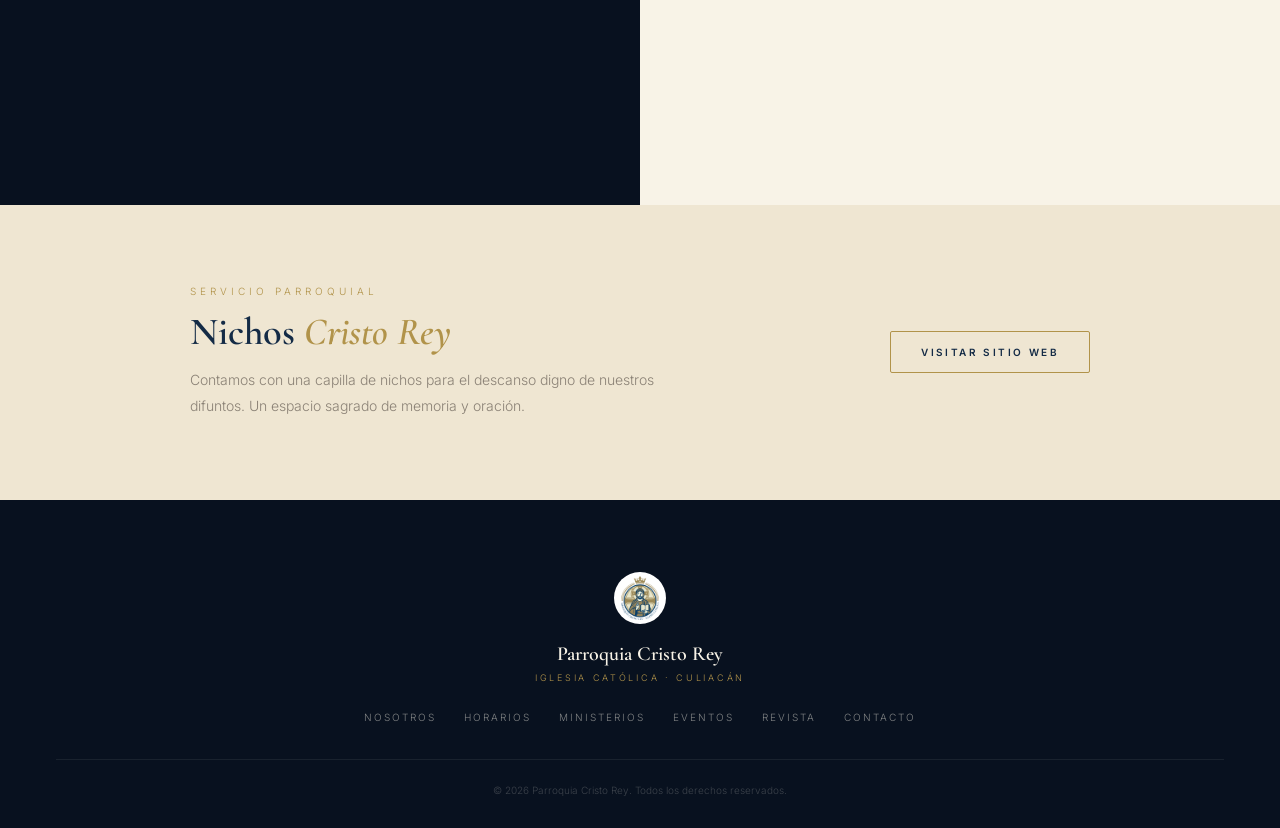
<file: contacto.html>
<!DOCTYPE html>
<html lang="es">
<head>
  <meta charset="UTF-8"/>
  <meta name="viewport" content="width=device-width, initial-scale=1.0"/>
  <title>Contacto — Parroquia Cristo Rey</title>
  <meta name="description" content="Visítanos, escríbenos o llámanos. Parroquia Cristo Rey en Culiacán, Sinaloa."/>
  <link href="https://fonts.googleapis.com/css2?family=Cormorant+Garamond:ital,wght@0,300;0,400;0,500;0,600;1,300;1,400;1,600&family=Inter:wght@300;400;500;600;700;800;900&display=swap" rel="stylesheet"/>
  <style>
    *, *::before, *::after { box-sizing: border-box; margin: 0; padding: 0; }
    :root {
      --navy: #142b46; --navy2: #08111f; --black: #050c18;
      --gold: #b1934a; --gold2: #e3cd97;
      --cream: #f8f3e7; --paper: #efe6d2; --ink: #1a2230;
      --mid: #8a8175; --line: rgba(177,147,74,0.22); --white: #ffffff;
    }
    html { scroll-behavior: smooth; }
    body { font-family: 'Inter', sans-serif; font-weight: 300; color: var(--ink); background: var(--cream); overflow-x: hidden; }
    img { max-width: 100%; display: block; }
    a { text-decoration: none; }

    .reveal { opacity: 0; transform: translateY(24px); transition: opacity 0.85s ease, transform 0.85s ease; }
    .reveal.in { opacity: 1; transform: none; }
    .reveal-left { opacity: 0; transform: translateX(-40px); transition: opacity 0.85s ease, transform 0.85s ease; }
    .reveal-right { opacity: 0; transform: translateX(40px); transition: opacity 0.85s ease, transform 0.85s ease; }
    .reveal-left.in, .reveal-right.in { opacity: 1; transform: none; }

    /* HEADER */
    header { position: fixed; top: 0; left: 0; right: 0; z-index: 1001; display: flex; align-items: center; justify-content: space-between; padding: 26px 56px; transition: background 0.4s, padding 0.4s, border-color 0.4s; border-bottom: 1px solid transparent; }
    header.solid { background: rgba(248,243,231,0.95); backdrop-filter: blur(10px); padding: 16px 56px; border-color: var(--line); box-shadow: 0 8px 30px rgba(20,43,70,0.05); }
    .brand { display: flex; align-items: center; gap: 14px; color: var(--white); transition: color 0.4s; }
    header.solid .brand { color: var(--navy); }
    .brand-logo { width: 46px; height: 46px; border-radius: 50%; background: var(--white); display: flex; align-items: center; justify-content: center; flex-shrink: 0; overflow: hidden; padding: 3px; box-shadow: 0 4px 18px rgba(0,0,0,0.18); }
    .brand-logo img { width: 100%; height: 100%; object-fit: contain; }
    .brand-text { display: flex; flex-direction: column; line-height: 1.25; }
    .brand-text .name { font-family: 'Cormorant Garamond', serif; font-weight: 600; font-size: 21px; letter-spacing: 0.04em; }
    .brand-text .sub { font-size: 9px; letter-spacing: 0.32em; text-transform: uppercase; color: var(--gold2); }
    header.solid .brand-text .sub { color: var(--gold); }
    .menu-btn { display: flex; flex-direction: column; justify-content: center; gap: 6px; background: none; border: none; cursor: pointer; padding: 6px; z-index: 1001; color: var(--white); transition: color 0.4s; }
    header.solid .menu-btn { color: var(--navy); }
    .menu-btn span { display: block; height: 1.5px; background: currentColor; transition: width 0.4s, transform 0.4s, opacity 0.3s; }
    .menu-btn span:nth-child(1) { width: 30px; }
    .menu-btn span:nth-child(2) { width: 20px; }
    .menu-btn span:nth-child(3) { width: 26px; }
    .menu-btn.open span:nth-child(1) { width: 26px; transform: translateY(7.5px) rotate(45deg); }
    .menu-btn.open span:nth-child(2) { opacity: 0; width: 0; }
    .menu-btn.open span:nth-child(3) { width: 26px; transform: translateY(-7.5px) rotate(-45deg); }

    /* NAV */
    .nav-overlay { position: fixed; inset: 0; z-index: 1000; display: grid; grid-template-columns: 1fr 400px; pointer-events: none; overflow: hidden; }
    .nav-panel-left { background: var(--black); display: flex; flex-direction: column; justify-content: center; padding: 100px 72px 80px; transform: translateX(-100%); transition: transform 0.72s cubic-bezier(0.76,0,0.24,1); }
    .nav-panel-right { position: relative; overflow: hidden; transform: translateX(100%); transition: transform 0.72s cubic-bezier(0.76,0,0.24,1) 0.06s; }
    .nav-panel-right::before { content: ''; position: absolute; inset: 0; background: linear-gradient(135deg, #0d1e36 0%, #1a3875 40%, #b1934a 80%, #e8a020 100%); z-index: 0; }
    .nav-panel-right-inner { position: relative; z-index: 1; height: 100%; display: flex; flex-direction: column; justify-content: flex-end; padding: 48px 44px; }
    .nav-overlay.open { pointer-events: all; }
    .nav-overlay.open .nav-panel-left { transform: translateX(0); }
    .nav-overlay.open .nav-panel-right { transform: translateX(0); }
    .nav-links { list-style: none; }
    .nav-links li { opacity: 0; transform: translateY(24px); transition: opacity 0.5s ease, transform 0.5s ease; }
    .nav-overlay.open .nav-links li:nth-child(1) { opacity:1; transform:none; transition-delay:0.30s; }
    .nav-overlay.open .nav-links li:nth-child(2) { opacity:1; transform:none; transition-delay:0.38s; }
    .nav-overlay.open .nav-links li:nth-child(3) { opacity:1; transform:none; transition-delay:0.46s; }
    .nav-overlay.open .nav-links li:nth-child(4) { opacity:1; transform:none; transition-delay:0.54s; }
    .nav-overlay.open .nav-links li:nth-child(5) { opacity:1; transform:none; transition-delay:0.62s; }
    .nav-overlay.open .nav-links li:nth-child(6) { opacity:1; transform:none; transition-delay:0.70s; }
    .nav-links a { display: block; font-family: 'Cormorant Garamond', serif; font-size: clamp(2.8rem, 5.5vw, 4.4rem); font-weight: 600; line-height: 1.1; color: rgba(248,243,231,0.18); padding: 10px 0; letter-spacing: 0.02em; transition: color 0.3s, letter-spacing 0.4s; }
    .nav-links a:hover { color: var(--cream); letter-spacing: 0.06em; }
    .nav-links a.active-page { color: var(--gold2); }
    .nav-links a span { display: inline-block; position: relative; }
    .nav-links a span::after { content: ''; position: absolute; left: 0; bottom: -2px; width: 0; height: 1px; background: var(--gold); transition: width 0.4s; }
    .nav-links a:hover span::after { width: 100%; }
    .nav-bottom { margin-top: 48px; padding-top: 28px; border-top: 1px solid rgba(177,147,74,0.2); display: flex; gap: 40px; opacity: 0; transition: opacity 0.5s ease 0.75s; }
    .nav-overlay.open .nav-bottom { opacity: 1; }
    .nav-bottom-item { font-size: 11px; letter-spacing: 0.2em; text-transform: uppercase; color: rgba(248,243,231,0.35); line-height: 1.8; }
    .nav-bottom-item strong { display: block; color: rgba(248,243,231,0.65); font-weight: 500; margin-bottom: 4px; }
    .nav-event-badge { display: inline-block; background: var(--gold); color: var(--white); font-size: 9px; font-weight: 600; letter-spacing: 0.24em; text-transform: uppercase; padding: 5px 12px; margin-bottom: 20px; opacity: 0; transform: translateY(16px); transition: opacity 0.5s ease 0.6s, transform 0.5s ease 0.6s; }
    .nav-event-title { font-family: 'Cormorant Garamond', serif; font-size: clamp(2.4rem, 4vw, 3.6rem); font-weight: 600; line-height: 1.1; color: var(--white); margin-bottom: 16px; opacity: 0; transform: translateY(16px); transition: opacity 0.5s ease 0.68s, transform 0.5s ease 0.68s; }
    .nav-event-meta { font-size: 12px; letter-spacing: 0.2em; text-transform: uppercase; color: rgba(255,255,255,0.58); margin-bottom: 28px; line-height: 1.9; opacity: 0; transform: translateY(12px); transition: opacity 0.5s ease 0.74s, transform 0.5s ease 0.74s; }
    .nav-event-cta { display: inline-flex; align-items: center; gap: 10px; font-size: 10px; font-weight: 600; letter-spacing: 0.24em; text-transform: uppercase; color: var(--cream); border: 1px solid rgba(255,255,255,0.35); padding: 14px 26px; opacity: 0; transform: translateY(12px); transition: opacity 0.5s ease 0.80s, transform 0.5s ease 0.80s, background 0.3s, border-color 0.3s; }
    .nav-event-cta:hover { background: var(--gold); border-color: var(--gold); }
    .nav-overlay.open .nav-event-badge,.nav-overlay.open .nav-event-title,.nav-overlay.open .nav-event-meta,.nav-overlay.open .nav-event-cta { opacity:1; transform:none; }
    .nav-event-deco { position: absolute; top: 0; right: 0; width: 70%; height: 100%; background: radial-gradient(ellipse at top right, rgba(255,255,255,0.06) 0%, transparent 60%); pointer-events: none; }
    .nav-event-number { position: absolute; top: 40px; right: 36px; font-family: 'Cormorant Garamond', serif; font-size: 9rem; font-weight: 600; line-height: 1; color: rgba(255,255,255,0.04); pointer-events: none; letter-spacing: -0.04em; }

    /* HERO */
    .page-hero { background: var(--navy); min-height: 52vh; display: flex; align-items: center; padding: 140px 56px 80px; position: relative; overflow: hidden; }
    .page-hero::before { content: ''; position: absolute; inset: 0; background: url('assets/hero.jpeg') center 60% / cover no-repeat; opacity: 0.15; }
    .page-hero::after { content: ''; position: absolute; inset: 0; background: linear-gradient(90deg, rgba(8,17,31,0.9) 0%, rgba(8,17,31,0.3) 100%); }
    .page-hero-content { position: relative; z-index: 2; }
    .page-hero-eyebrow { display: block; font-size: 10px; letter-spacing: 0.5em; text-transform: uppercase; color: var(--gold2); margin-bottom: 20px; animation: fadeUp 0.9s ease 0.2s both; }
    .page-hero h1 { font-family: 'Cormorant Garamond', serif; font-weight: 600; font-size: clamp(4rem, 10vw, 8rem); line-height: 0.95; color: var(--white); animation: fadeUp 0.9s ease 0.4s both; }
    .page-hero h1 em { font-style: italic; color: var(--gold2); font-weight: 300; }
    .page-hero-sub { font-size: 16px; color: rgba(248,243,231,0.55); max-width: 420px; margin-top: 24px; line-height: 1.85; animation: fadeUp 0.9s ease 0.6s both; }
    @keyframes fadeUp { from { opacity:0; transform: translateY(24px); } to { opacity:1; transform:none; } }

    /* MAIN SPLIT */
    .contact-section { padding: 0; display: grid; grid-template-columns: 1fr 1fr; min-height: 80vh; }

    /* LEFT: Info + Map */
    .contact-left { background: var(--navy2); display: flex; flex-direction: column; }
    .contact-info-panel { padding: 80px 64px; flex: 1; }
    .contact-info-panel .label { font-size: 10px; letter-spacing: 0.4em; text-transform: uppercase; color: var(--gold2); margin-bottom: 20px; display: block; }
    .contact-info-panel h2 { font-family: 'Cormorant Garamond', serif; font-weight: 600; font-size: clamp(2rem, 3.5vw, 3rem); color: var(--cream); line-height: 1.15; margin-bottom: 48px; }
    .contact-info-panel h2 em { font-style: italic; color: var(--gold2); }
    .contact-rows { display: flex; flex-direction: column; gap: 32px; }
    .contact-row { display: flex; gap: 18px; align-items: flex-start; }
    .contact-row .c-icon { width: 40px; height: 40px; border: 1px solid rgba(177,147,74,0.3); border-radius: 50%; display: flex; align-items: center; justify-content: center; flex-shrink: 0; color: var(--gold2); }
    .contact-row .c-icon svg { width: 16px; height: 16px; }
    .contact-row .c-label { font-size: 9px; letter-spacing: 0.3em; text-transform: uppercase; color: var(--gold); margin-bottom: 6px; }
    .contact-row .c-value { font-family: 'Cormorant Garamond', serif; font-size: 1.15rem; color: var(--cream); line-height: 1.65; }
    .contact-row .c-value a { color: var(--cream); border-bottom: 1px solid rgba(248,243,231,0.2); transition: color 0.2s, border-color 0.2s; }
    .contact-row .c-value a:hover { color: var(--gold2); border-color: var(--gold2); }
    .socials { display: flex; gap: 14px; margin-top: 40px; padding-top: 36px; border-top: 1px solid rgba(177,147,74,0.15); }
    .social-link { width: 40px; height: 40px; border: 1px solid rgba(177,147,74,0.2); border-radius: 50%; display: flex; align-items: center; justify-content: center; color: rgba(248,243,231,0.5); transition: all 0.2s; }
    .social-link:hover { background: var(--gold); border-color: var(--gold); color: var(--white); }
    .social-link svg { width: 16px; height: 16px; }
    .map-wrap { flex-shrink: 0; }
    .map-wrap iframe { width: 100%; height: 360px; border: 0; display: block; filter: sepia(0.2) brightness(0.85) saturate(0.7); }

    /* RIGHT: Form */
    .contact-form-panel { background: var(--cream); padding: 80px 64px; display: flex; flex-direction: column; justify-content: center; }
    .contact-form-panel .label { font-size: 10px; letter-spacing: 0.4em; text-transform: uppercase; color: var(--gold); margin-bottom: 20px; display: block; }
    .contact-form-panel h2 { font-family: 'Cormorant Garamond', serif; font-weight: 600; font-size: clamp(1.9rem, 3vw, 2.8rem); color: var(--navy); line-height: 1.15; margin-bottom: 8px; }
    .contact-form-panel h2 em { font-style: italic; color: var(--gold); }
    .contact-form-panel .sub { font-size: 14px; color: var(--mid); margin-bottom: 40px; line-height: 1.8; }
    form { display: flex; flex-direction: column; gap: 20px; }
    .form-row { display: grid; grid-template-columns: 1fr 1fr; gap: 16px; }
    .field { display: flex; flex-direction: column; gap: 6px; }
    .field label { font-size: 9px; letter-spacing: 0.3em; text-transform: uppercase; color: var(--mid); font-weight: 500; }
    .field input, .field select, .field textarea {
      font-family: 'Inter', sans-serif; font-size: 14px; font-weight: 300;
      color: var(--ink); background: var(--white);
      border: 1px solid var(--line); border-radius: 2px;
      padding: 14px 16px; outline: none; width: 100%;
      transition: border-color 0.25s, box-shadow 0.25s;
    }
    .field input:focus, .field select:focus, .field textarea:focus { border-color: var(--gold); box-shadow: 0 0 0 3px rgba(177,147,74,0.08); }
    .field textarea { resize: vertical; min-height: 120px; }
    .field select { appearance: none; background-image: url("data:image/svg+xml,%3Csvg width='12' height='8' viewBox='0 0 12 8' fill='none' xmlns='http://www.w3.org/2000/svg'%3E%3Cpath d='M1 1l5 5 5-5' stroke='%238a8175' stroke-width='1.5' stroke-linecap='round'/%3E%3C/svg%3E"); background-repeat: no-repeat; background-position: right 16px center; }
    .btn-submit { display: inline-flex; align-items: center; gap: 10px; justify-content: center; font-family: 'Inter', sans-serif; font-size: 10px; font-weight: 600; letter-spacing: 0.24em; text-transform: uppercase; background: var(--navy); color: var(--cream); border: none; padding: 17px 36px; border-radius: 2px; cursor: pointer; transition: background 0.25s, transform 0.25s; }
    .btn-submit:hover { background: var(--gold); transform: translateY(-2px); }
    .form-note { font-size: 11px; color: var(--mid); margin-top: 4px; }
    .form-success { display: none; text-align: center; padding: 40px 24px; }
    .form-success .s-icon { font-size: 3rem; margin-bottom: 16px; }
    .form-success h3 { font-family: 'Cormorant Garamond', serif; font-weight: 600; font-size: 1.8rem; color: var(--navy); margin-bottom: 10px; }
    .form-success p { font-size: 14px; color: var(--mid); line-height: 1.8; }

    /* NICHOS LINK */
    .nichos-sec { background: var(--paper); padding: 80px 56px; }
    .nichos-inner { max-width: 900px; margin: 0 auto; display: grid; grid-template-columns: 1fr auto; gap: 40px; align-items: center; }
    .nichos-text .label { font-size: 10px; letter-spacing: 0.4em; text-transform: uppercase; color: var(--gold); margin-bottom: 12px; display: block; }
    .nichos-text h2 { font-family: 'Cormorant Garamond', serif; font-weight: 600; font-size: clamp(1.8rem, 3vw, 2.6rem); color: var(--navy); margin-bottom: 12px; }
    .nichos-text h2 em { font-style: italic; color: var(--gold); }
    .nichos-text p { font-size: 14px; color: var(--mid); line-height: 1.9; max-width: 480px; }
    .btn-line { display: inline-block; font-size: 10px; font-weight: 600; letter-spacing: 0.24em; text-transform: uppercase; padding: 14px 30px; border: 1px solid var(--gold); color: var(--navy); border-radius: 2px; transition: all 0.25s; white-space: nowrap; }
    .btn-line:hover { background: var(--navy); color: var(--cream); border-color: var(--navy); }

    /* FOOTER */
    footer { background: var(--navy2); color: rgba(248,243,231,0.55); padding: 72px 56px 32px; text-align: center; }
    .footer-logo { width: 52px; height: 52px; border-radius: 50%; background: var(--white); margin: 0 auto 18px; display: flex; align-items: center; justify-content: center; padding: 4px; }
    .footer-logo img { width: 100%; height: 100%; object-fit: contain; }
    footer .fname { font-family: 'Cormorant Garamond', serif; font-weight: 600; font-size: 20px; color: var(--cream); margin-bottom: 6px; }
    footer .ftag { font-size: 9px; letter-spacing: 0.3em; text-transform: uppercase; color: var(--gold); margin-bottom: 28px; }
    .footer-nav { display: flex; gap: 28px; justify-content: center; flex-wrap: wrap; margin-bottom: 36px; }
    .footer-nav a { font-size: 10px; letter-spacing: 0.2em; text-transform: uppercase; color: rgba(248,243,231,0.5); transition: color 0.2s; }
    .footer-nav a:hover { color: var(--gold2); }
    footer .copy { font-size: 10px; color: rgba(248,243,231,0.22); padding-top: 24px; border-top: 1px solid rgba(248,243,231,0.07); }

    @media (max-width: 1024px) { .contact-section { grid-template-columns: 1fr; } .contact-left { order: 2; } .contact-form-panel { order: 1; } }
    @media (max-width: 860px) {
      header { padding: 20px 24px; } header.solid { padding: 14px 24px; }
      .page-hero { padding: 120px 24px 64px; }
      .contact-info-panel, .contact-form-panel { padding: 56px 24px; }
      .nichos-sec { padding: 64px 24px; }
      .nichos-inner { grid-template-columns: 1fr; }
      .form-row { grid-template-columns: 1fr; }
      .nav-overlay { grid-template-columns: 1fr; } .nav-panel-right { display: none; }
      .nav-panel-left { padding: 100px 36px 70px; }
      footer { padding: 56px 24px 28px; }
    }
  </style>
</head>
<body>

<!-- HEADER -->
<header id="header">
  <a class="brand" href="index.html">
    <span class="brand-logo"><img src="assets/logo.png" alt="Parroquia Cristo Rey"/></span>
    <span class="brand-text">
      <span class="name">Cristo Rey</span>
      <span class="sub">Iglesia Católica</span>
    </span>
  </a>
  <button class="menu-btn" id="menuBtn" aria-label="Abrir menú" aria-expanded="false">
    <span></span><span></span><span></span>
  </button>
</header>

<!-- NAV OVERLAY -->
<div class="nav-overlay" id="navOverlay" role="dialog" aria-label="Navegación principal" aria-hidden="true">
  <div class="nav-panel-left">
    <ul class="nav-links">
      <li><a href="nosotros.html"><span>Nosotros</span></a></li>
      <li><a href="horarios.html"><span>Horarios</span></a></li>
      <li><a href="ministerios.html"><span>Ministerios</span></a></li>
      <li><a href="eventos.html"><span>Eventos</span></a></li>
      <li><a href="blog/index.html"><span>Revista</span></a></li>
      <li><a href="contacto.html" class="active-page"><span>Contacto</span></a></li>
    </ul>
    <div class="nav-bottom">
      <div class="nav-bottom-item"><strong>Dirección</strong>Parroquia Cristo Rey<br>Culiacán, Sinaloa</div>
      <div class="nav-bottom-item"><strong>Horario de oficina</strong>Mar – Sáb · 9:00 – 13:00</div>
    </div>
  </div>
  <div class="nav-panel-right">
    <div class="nav-event-deco"></div>
    <div class="nav-event-number">26</div>
    <div class="nav-panel-right-inner">
      <span class="nav-event-badge">Inscripciones abiertas</span>
      <div class="nav-event-title">Verano<br>con el Rey</div>
      <div class="nav-event-meta">Talleres · Arte · Ciencia · Deporte<br>20 – 24 de Julio · 9:00 A.M. – 12:00 P.M.<br>Niños 6–12 años · $70 por día</div>
      <a class="nav-event-cta" href="eventos.html">Ver evento <svg width="14" height="10" viewBox="0 0 14 10" fill="none" stroke="currentColor" stroke-width="1.5"><path d="M1 5h12M8 1l5 4-5 4"/></svg></a>
    </div>
  </div>
</div>

<!-- HERO -->
<section class="page-hero">
  <div class="page-hero-content">
    <span class="page-hero-eyebrow">Visítanos · Escríbenos · Llámanos</span>
    <h1>Estamos<br/><em>aquí para ti</em></h1>
    <p class="page-hero-sub">Nuestra puerta siempre está abierta. Sea cual sea tu pregunta, necesidad o intención, estamos listos para acompañarte.</p>
  </div>
</section>

<!-- CONTACT SPLIT -->
<div class="contact-section">

  <!-- LEFT: Info + Map -->
  <div class="contact-left">
    <div class="contact-info-panel reveal-left">
      <span class="label">Información de contacto</span>
      <h2>Te esperamos<br/>con las <em>puertas abiertas</em></h2>
      <div class="contact-rows">
        <div class="contact-row">
          <span class="c-icon"><svg viewBox="0 0 24 24" fill="none" stroke="currentColor" stroke-width="1.5"><path d="M21 10c0 7-9 12-9 12S3 17 3 10a9 9 0 0 1 18 0z"/><circle cx="12" cy="10" r="3"/></svg></span>
          <div>
            <div class="c-label">Dirección</div>
            <div class="c-value">Parroquia Cristo Rey<br/>Blvrd Pedro Anaya 2304, Burócrata<br/>80030 Culiacán Rosales, Sin., México</div>
          </div>
        </div>
        <div class="contact-row">
          <span class="c-icon"><svg viewBox="0 0 24 24" fill="none" stroke="currentColor" stroke-width="1.5"><path d="M22 16.92v3a2 2 0 0 1-2.18 2 19.79 19.79 0 0 1-8.63-3.07 19.5 19.5 0 0 1-6-6A2 2 0 0 1 4.11 2h3a2 2 0 0 1 2 1.72c.13.81.36 1.6.69 2.34a2 2 0 0 1-.45 2.11L8.09 9.91a16 16 0 0 0 6 6l1.74-1.27a2 2 0 0 1 2.11-.45c.74.33 1.53.56 2.34.69A2 2 0 0 1 22 16.92z"/></svg></span>
          <div>
            <div class="c-label">Teléfono</div>
            <div class="c-value"><a href="tel:+10000000000">+1 (000) 000-0000</a></div>
          </div>
        </div>
        <div class="contact-row">
          <span class="c-icon"><svg viewBox="0 0 24 24" fill="none" stroke="currentColor" stroke-width="1.5"><rect x="2" y="4" width="20" height="16" rx="2"/><path d="M22 7l-10 7L2 7" stroke-linecap="round"/></svg></span>
          <div>
            <div class="c-label">Correo electrónico</div>
            <div class="c-value"><a href="mailto:contacto@parroquiacristorey.org">contacto@parroquiacristorey.org</a></div>
          </div>
        </div>
        <div class="contact-row">
          <span class="c-icon"><svg viewBox="0 0 24 24" fill="none" stroke="currentColor" stroke-width="1.5"><circle cx="12" cy="12" r="10"/><path d="M12 6v6l4 2" stroke-linecap="round"/></svg></span>
          <div>
            <div class="c-label">Horario de oficina</div>
            <div class="c-value">Mar – Sáb: 9:00–13:00 y 16:00–19:00<br/>Domingos: 10:00–13:00</div>
          </div>
        </div>
      </div>
      <div class="socials">
        <a class="social-link" href="#" aria-label="Facebook">
          <svg viewBox="0 0 24 24" fill="currentColor"><path d="M18 2h-3a5 5 0 0 0-5 5v3H7v4h3v8h4v-8h3l1-4h-4V7a1 1 0 0 1 1-1h3z"/></svg>
        </a>
        <a class="social-link" href="#" aria-label="Instagram">
          <svg viewBox="0 0 24 24" fill="none" stroke="currentColor" stroke-width="1.5"><rect x="2" y="2" width="20" height="20" rx="5"/><path d="M16 11.37A4 4 0 1 1 12.63 8 4 4 0 0 1 16 11.37z"/><line x1="17.5" y1="6.5" x2="17.51" y2="6.5"/></svg>
        </a>
        <a class="social-link" href="#" aria-label="WhatsApp">
          <svg viewBox="0 0 24 24" fill="currentColor"><path d="M17.472 14.382c-.297-.149-1.758-.867-2.03-.967-.273-.099-.471-.148-.67.15-.197.297-.767.966-.94 1.164-.173.199-.347.223-.644.075-.297-.15-1.255-.463-2.39-1.475-.883-.788-1.48-1.761-1.653-2.059-.173-.297-.018-.458.13-.606.134-.133.298-.347.446-.52.149-.174.198-.298.298-.497.099-.198.05-.371-.025-.52-.075-.149-.669-1.612-.916-2.207-.242-.579-.487-.5-.669-.51-.173-.008-.371-.01-.57-.01-.198 0-.52.074-.792.372-.272.297-1.04 1.016-1.04 2.479 0 1.462 1.065 2.875 1.213 3.074.149.198 2.096 3.2 5.077 4.487.709.306 1.262.489 1.694.625.712.227 1.36.195 1.871.118.571-.085 1.758-.719 2.006-1.413.248-.694.248-1.289.173-1.413-.074-.124-.272-.198-.57-.347m-5.421 7.403h-.004a9.87 9.87 0 0 1-5.031-1.378l-.361-.214-3.741.982.998-3.648-.235-.374a9.86 9.86 0 0 1-1.51-5.26c.001-5.45 4.436-9.884 9.888-9.884 2.64 0 5.122 1.03 6.988 2.898a9.825 9.825 0 0 1 2.893 6.994c-.003 5.45-4.437 9.884-9.885 9.884m8.413-18.297A11.815 11.815 0 0 0 12.05 0C5.495 0 .16 5.335.157 11.892c0 2.096.547 4.142 1.588 5.945L.057 24l6.305-1.654a11.882 11.882 0 0 0 5.683 1.448h.005c6.554 0 11.89-5.335 11.893-11.893a11.821 11.821 0 0 0-3.48-8.413z"/></svg>
        </a>
        <a class="social-link" href="https://nichoscristorey.com/" target="_blank" rel="noopener" aria-label="Nichos Cristo Rey">
          <svg viewBox="0 0 24 24" fill="none" stroke="currentColor" stroke-width="1.5"><circle cx="12" cy="12" r="10"/><path d="M2 12h20M12 2a15.3 15.3 0 0 1 4 10 15.3 15.3 0 0 1-4 10 15.3 15.3 0 0 1-4-10 15.3 15.3 0 0 1 4-10z"/></svg>
        </a>
      </div>
    </div>
    <div class="map-wrap">
      <iframe src="https://www.google.com/maps?cid=12292436622713515068&output=embed" loading="lazy" title="Mapa Parroquia Cristo Rey"></iframe>
    </div>
  </div>

  <!-- RIGHT: Form -->
  <div class="contact-form-panel reveal-right">
    <span class="label">Escríbenos</span>
    <h2>Cuéntanos<br/><em>en qué podemos ayudarte</em></h2>
    <p class="sub">Responderemos a la brevedad posible. Para asuntos urgentes, llámanos directamente.</p>

    <form id="contactForm" novalidate>
      <div class="form-row">
        <div class="field">
          <label for="nombre">Nombre</label>
          <input type="text" id="nombre" name="nombre" placeholder="Tu nombre" required/>
        </div>
        <div class="field">
          <label for="apellido">Apellido</label>
          <input type="text" id="apellido" name="apellido" placeholder="Tu apellido"/>
        </div>
      </div>
      <div class="field">
        <label for="email">Correo electrónico</label>
        <input type="email" id="email" name="email" placeholder="tucorreo@ejemplo.com" required/>
      </div>
      <div class="field">
        <label for="asunto">Asunto</label>
        <select id="asunto" name="asunto">
          <option value="">Selecciona un tema…</option>
          <option>Información general</option>
          <option>Bautismo</option>
          <option>Matrimonio</option>
          <option>Primera Comunión / Confirmación</option>
          <option>Unción de Enfermos</option>
          <option>Ministerios y grupos</option>
          <option>Eventos</option>
          <option>Otro</option>
        </select>
      </div>
      <div class="field">
        <label for="mensaje">Mensaje</label>
        <textarea id="mensaje" name="mensaje" placeholder="Cuéntanos en qué podemos ayudarte…" required></textarea>
      </div>
      <div>
        <button type="submit" class="btn-submit">
          Enviar mensaje
          <svg width="16" height="12" viewBox="0 0 16 12" fill="none" stroke="currentColor" stroke-width="1.5"><path d="M1 6h14M9 1l6 5-6 5" stroke-linecap="round" stroke-linejoin="round"/></svg>
        </button>
        <div class="form-note" style="margin-top:12px;">Tu mensaje se enviará a nuestra parroquia. No compartimos tu información.</div>
      </div>
    </form>

    <div class="form-success" id="formSuccess">
      <div class="s-icon">✦</div>
      <h3>¡Mensaje enviado!</h3>
      <p>Gracias por contactarnos. Te responderemos a la brevedad posible. Que Cristo Rey te bendiga.</p>
    </div>
  </div>

</div>

<!-- NICHOS -->
<section class="nichos-sec">
  <div class="container">
    <div class="nichos-inner reveal">
      <div class="nichos-text">
        <span class="label">Servicio parroquial</span>
        <h2>Nichos <em>Cristo Rey</em></h2>
        <p>Contamos con una capilla de nichos para el descanso digno de nuestros difuntos. Un espacio sagrado de memoria y oración.</p>
      </div>
      <a class="btn-line" href="https://nichoscristorey.com/" target="_blank" rel="noopener">Visitar sitio web</a>
    </div>
  </div>
</section>

<!-- FOOTER -->
<footer>
  <div class="footer-logo"><img src="assets/logo.png" alt="Parroquia Cristo Rey"/></div>
  <div class="fname">Parroquia Cristo Rey</div>
  <div class="ftag">Iglesia Católica · Culiacán</div>
  <div class="footer-nav">
    <a href="nosotros.html">Nosotros</a>
    <a href="horarios.html">Horarios</a>
    <a href="ministerios.html">Ministerios</a>
    <a href="eventos.html">Eventos</a>
    <a href="blog/index.html">Revista</a>
    <a href="contacto.html">Contacto</a>
  </div>
  <div class="copy">© 2026 Parroquia Cristo Rey. Todos los derechos reservados.</div>
</footer>

<script>
  const header = document.getElementById('header');
  const onScroll = () => header.classList.toggle('solid', window.scrollY > 60);
  window.addEventListener('scroll', onScroll); onScroll();

  (function() {
    const btn = document.getElementById('menuBtn');
    const overlay = document.getElementById('navOverlay');
    function openNav() { overlay.classList.add('open'); overlay.setAttribute('aria-hidden','false'); btn.classList.add('open'); btn.setAttribute('aria-expanded','true'); document.body.style.overflow='hidden'; }
    function closeNav() { overlay.classList.remove('open'); overlay.setAttribute('aria-hidden','true'); btn.classList.remove('open'); btn.setAttribute('aria-expanded','false'); document.body.style.overflow=''; }
    btn.addEventListener('click', () => overlay.classList.contains('open') ? closeNav() : openNav());
    overlay.querySelectorAll('a').forEach(a => a.addEventListener('click', closeNav));
    document.addEventListener('keydown', e => { if (e.key === 'Escape') closeNav(); });
  })();

  const reveals = document.querySelectorAll('.reveal, .reveal-left, .reveal-right');
  const io = new IntersectionObserver(entries => { entries.forEach(e => { if (e.isIntersecting) e.target.classList.add('in'); }); }, { threshold: 0.08 });
  reveals.forEach(el => io.observe(el));

  // Form: mailto fallback
  document.getElementById('contactForm').addEventListener('submit', function(e) {
    e.preventDefault();
    const nombre = document.getElementById('nombre').value.trim();
    const email = document.getElementById('email').value.trim();
    const asunto = document.getElementById('asunto').value;
    const mensaje = document.getElementById('mensaje').value.trim();
    if (!nombre || !email || !mensaje) { alert('Por favor completa los campos requeridos.'); return; }
    const body = encodeURIComponent(`Nombre: ${nombre}\nCorreo: ${email}\nAsunto: ${asunto}\n\n${mensaje}`);
    const subj = encodeURIComponent(`Mensaje de ${nombre} — Parroquia Cristo Rey`);
    window.location.href = `mailto:contacto@parroquiacristorey.org?subject=${subj}&body=${body}`;
    document.getElementById('contactForm').style.display = 'none';
    document.getElementById('formSuccess').style.display = 'block';
  });
</script>
</body>
</html>
</file>
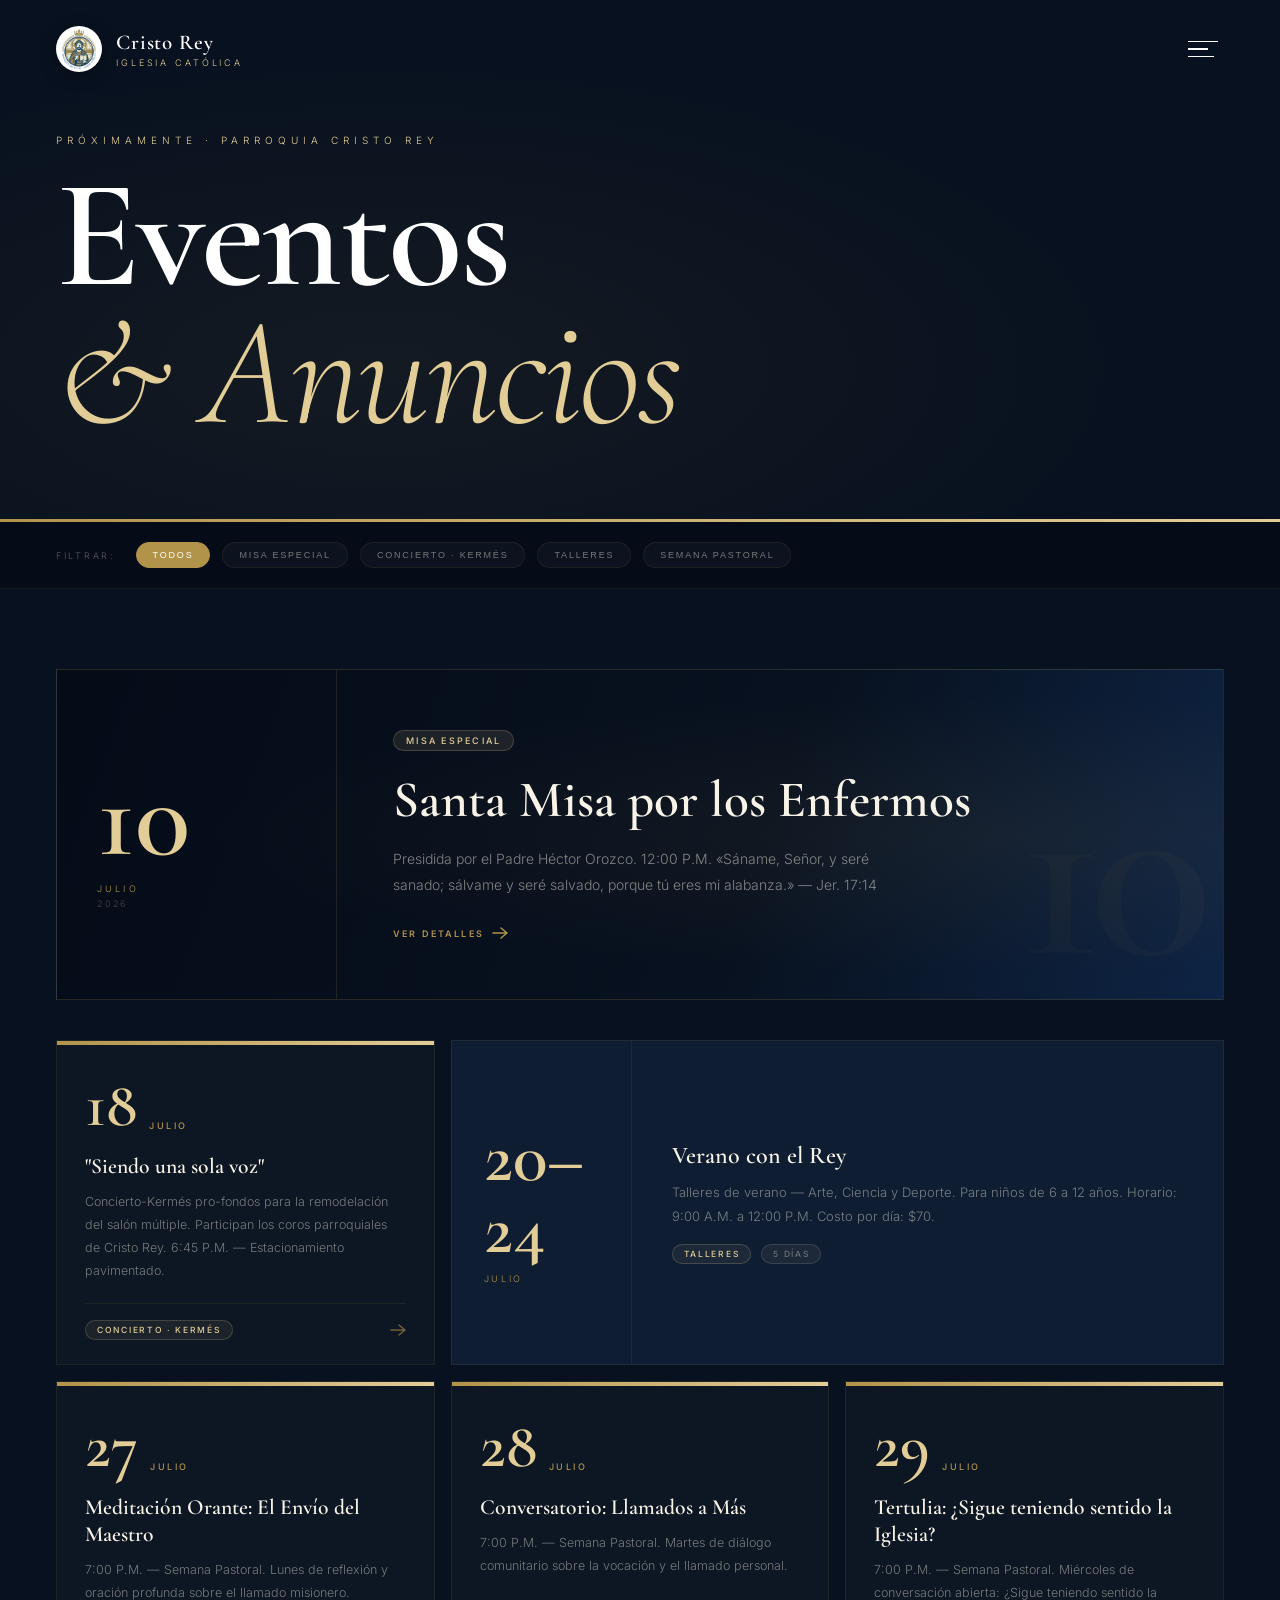
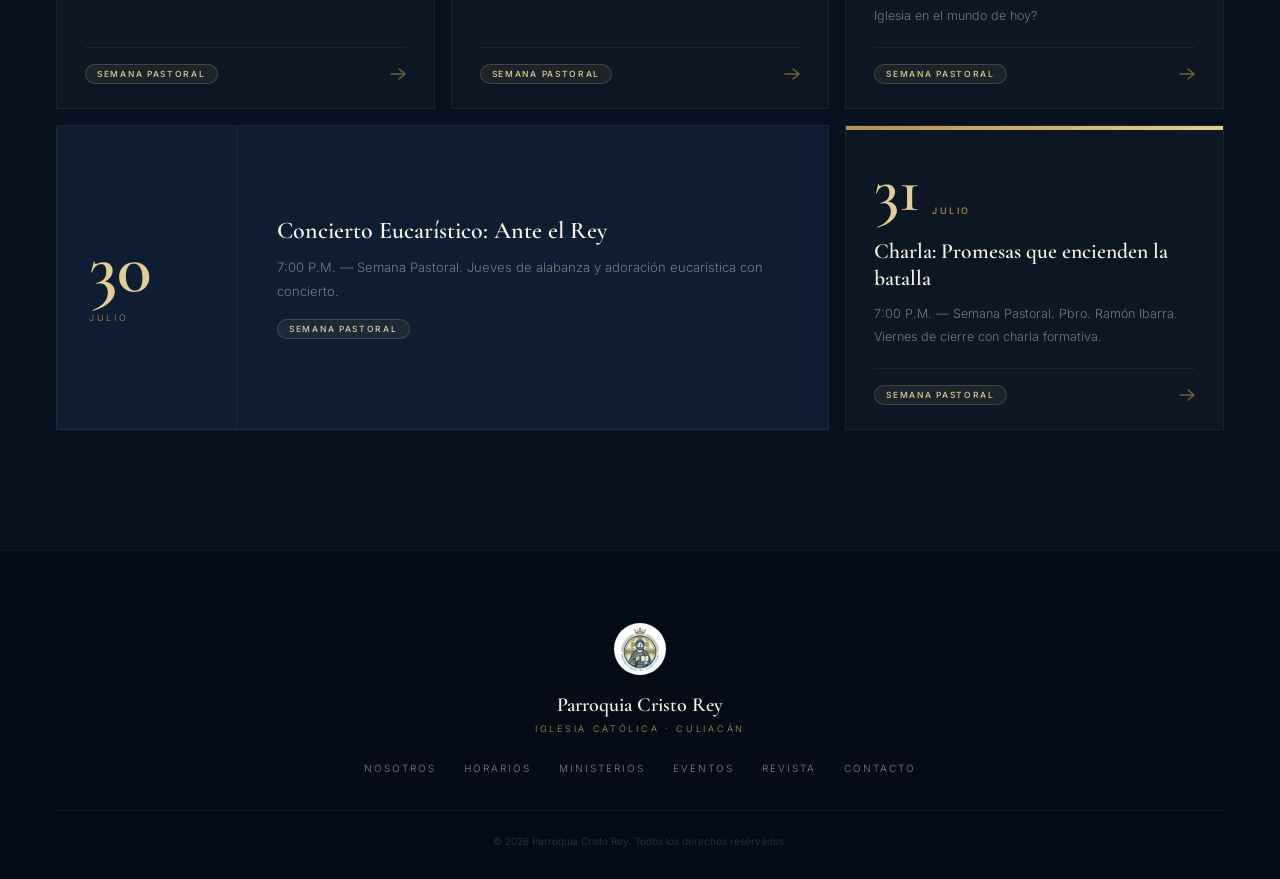
<file: eventos.html>
<!DOCTYPE html>
<html lang="es">
<head>
  <meta charset="UTF-8"/>
  <meta name="viewport" content="width=device-width, initial-scale=1.0"/>
  <title>Eventos — Parroquia Cristo Rey</title>
  <meta name="description" content="Eventos, celebraciones y anuncios de la Parroquia Cristo Rey en Culiacán."/>
  <link href="https://fonts.googleapis.com/css2?family=Cormorant+Garamond:ital,wght@0,300;0,400;0,500;0,600;1,300;1,400;1,600&family=Inter:wght@300;400;500;600;700;800;900&display=swap" rel="stylesheet"/>
  <style>
    *, *::before, *::after { box-sizing: border-box; margin: 0; padding: 0; }
    :root {
      --navy: #142b46; --navy2: #08111f; --black: #050c18;
      --gold: #b1934a; --gold2: #e3cd97;
      --cream: #f8f3e7; --paper: #efe6d2; --ink: #1a2230;
      --mid: #8a8175; --line: rgba(177,147,74,0.22); --white: #ffffff;
    }
    html { scroll-behavior: smooth; }
    body { font-family: 'Inter', sans-serif; font-weight: 300; color: var(--ink); background: var(--navy2); overflow-x: hidden; }
    img { max-width: 100%; display: block; }
    a { text-decoration: none; }

    .reveal { opacity: 0; transform: translateY(24px); transition: opacity 0.8s ease, transform 0.8s ease; }
    .reveal.in { opacity: 1; transform: none; }

    /* HEADER */
    header { position: fixed; top: 0; left: 0; right: 0; z-index: 1001; display: flex; align-items: center; justify-content: space-between; padding: 26px 56px; transition: background 0.4s, padding 0.4s, border-color 0.4s; border-bottom: 1px solid transparent; }
    header.solid { background: rgba(8,17,31,0.95); backdrop-filter: blur(10px); padding: 16px 56px; border-color: rgba(177,147,74,0.15); }
    .brand { display: flex; align-items: center; gap: 14px; color: var(--white); }
    .brand-logo { width: 46px; height: 46px; border-radius: 50%; background: var(--white); display: flex; align-items: center; justify-content: center; flex-shrink: 0; overflow: hidden; padding: 3px; box-shadow: 0 4px 18px rgba(0,0,0,0.3); }
    .brand-logo img { width: 100%; height: 100%; object-fit: contain; }
    .brand-text { display: flex; flex-direction: column; line-height: 1.25; }
    .brand-text .name { font-family: 'Cormorant Garamond', serif; font-weight: 600; font-size: 21px; letter-spacing: 0.04em; }
    .brand-text .sub { font-size: 9px; letter-spacing: 0.32em; text-transform: uppercase; color: var(--gold2); }
    .menu-btn { display: flex; flex-direction: column; justify-content: center; gap: 6px; background: none; border: none; cursor: pointer; padding: 6px; z-index: 1001; color: var(--white); }
    .menu-btn span { display: block; height: 1.5px; background: currentColor; transition: width 0.4s, transform 0.4s, opacity 0.3s; }
    .menu-btn span:nth-child(1) { width: 30px; }
    .menu-btn span:nth-child(2) { width: 20px; }
    .menu-btn span:nth-child(3) { width: 26px; }
    .menu-btn.open span:nth-child(1) { width: 26px; transform: translateY(7.5px) rotate(45deg); }
    .menu-btn.open span:nth-child(2) { opacity: 0; width: 0; }
    .menu-btn.open span:nth-child(3) { width: 26px; transform: translateY(-7.5px) rotate(-45deg); }

    /* NAV */
    .nav-overlay { position: fixed; inset: 0; z-index: 1000; display: grid; grid-template-columns: 1fr 400px; pointer-events: none; overflow: hidden; }
    .nav-panel-left { background: var(--black); display: flex; flex-direction: column; justify-content: center; padding: 100px 72px 80px; transform: translateX(-100%); transition: transform 0.72s cubic-bezier(0.76,0,0.24,1); }
    .nav-panel-right { position: relative; overflow: hidden; transform: translateX(100%); transition: transform 0.72s cubic-bezier(0.76,0,0.24,1) 0.06s; }
    .nav-panel-right::before { content: ''; position: absolute; inset: 0; background: linear-gradient(135deg, #0d1e36 0%, #1a3875 40%, #b1934a 80%, #e8a020 100%); z-index: 0; }
    .nav-panel-right-inner { position: relative; z-index: 1; height: 100%; display: flex; flex-direction: column; justify-content: flex-end; padding: 48px 44px; }
    .nav-overlay.open { pointer-events: all; }
    .nav-overlay.open .nav-panel-left { transform: translateX(0); }
    .nav-overlay.open .nav-panel-right { transform: translateX(0); }
    .nav-links { list-style: none; }
    .nav-links li { opacity: 0; transform: translateY(24px); transition: opacity 0.5s ease, transform 0.5s ease; }
    .nav-overlay.open .nav-links li:nth-child(1) { opacity:1; transform:none; transition-delay:0.30s; }
    .nav-overlay.open .nav-links li:nth-child(2) { opacity:1; transform:none; transition-delay:0.38s; }
    .nav-overlay.open .nav-links li:nth-child(3) { opacity:1; transform:none; transition-delay:0.46s; }
    .nav-overlay.open .nav-links li:nth-child(4) { opacity:1; transform:none; transition-delay:0.54s; }
    .nav-overlay.open .nav-links li:nth-child(5) { opacity:1; transform:none; transition-delay:0.62s; }
    .nav-overlay.open .nav-links li:nth-child(6) { opacity:1; transform:none; transition-delay:0.70s; }
    .nav-links a { display: block; font-family: 'Cormorant Garamond', serif; font-size: clamp(2.8rem, 5.5vw, 4.4rem); font-weight: 600; line-height: 1.1; color: rgba(248,243,231,0.18); padding: 10px 0; letter-spacing: 0.02em; transition: color 0.3s, letter-spacing 0.4s; }
    .nav-links a:hover { color: var(--cream); letter-spacing: 0.06em; }
    .nav-links a.active-page { color: var(--gold2); }
    .nav-links a span { display: inline-block; position: relative; }
    .nav-links a span::after { content: ''; position: absolute; left: 0; bottom: -2px; width: 0; height: 1px; background: var(--gold); transition: width 0.4s; }
    .nav-links a:hover span::after { width: 100%; }
    .nav-bottom { margin-top: 48px; padding-top: 28px; border-top: 1px solid rgba(177,147,74,0.2); display: flex; gap: 40px; opacity: 0; transition: opacity 0.5s ease 0.75s; }
    .nav-overlay.open .nav-bottom { opacity: 1; }
    .nav-bottom-item { font-size: 11px; letter-spacing: 0.2em; text-transform: uppercase; color: rgba(248,243,231,0.35); line-height: 1.8; }
    .nav-bottom-item strong { display: block; color: rgba(248,243,231,0.65); font-weight: 500; margin-bottom: 4px; }
    .nav-event-badge { display: inline-block; background: var(--gold); color: var(--white); font-size: 9px; font-weight: 600; letter-spacing: 0.24em; text-transform: uppercase; padding: 5px 12px; margin-bottom: 20px; opacity: 0; transform: translateY(16px); transition: opacity 0.5s ease 0.6s, transform 0.5s ease 0.6s; }
    .nav-event-title { font-family: 'Cormorant Garamond', serif; font-size: clamp(2.4rem, 4vw, 3.6rem); font-weight: 600; line-height: 1.1; color: var(--white); margin-bottom: 16px; opacity: 0; transform: translateY(16px); transition: opacity 0.5s ease 0.68s, transform 0.5s ease 0.68s; }
    .nav-event-meta { font-size: 12px; letter-spacing: 0.2em; text-transform: uppercase; color: rgba(255,255,255,0.58); margin-bottom: 28px; line-height: 1.9; opacity: 0; transform: translateY(12px); transition: opacity 0.5s ease 0.74s, transform 0.5s ease 0.74s; }
    .nav-event-cta { display: inline-flex; align-items: center; gap: 10px; font-size: 10px; font-weight: 600; letter-spacing: 0.24em; text-transform: uppercase; color: var(--cream); border: 1px solid rgba(255,255,255,0.35); padding: 14px 26px; opacity: 0; transform: translateY(12px); transition: opacity 0.5s ease 0.80s, transform 0.5s ease 0.80s, background 0.3s, border-color 0.3s; }
    .nav-event-cta:hover { background: var(--gold); border-color: var(--gold); }
    .nav-overlay.open .nav-event-badge,.nav-overlay.open .nav-event-title,.nav-overlay.open .nav-event-meta,.nav-overlay.open .nav-event-cta { opacity: 1; transform: none; }
    .nav-event-deco { position: absolute; top: 0; right: 0; width: 70%; height: 100%; background: radial-gradient(ellipse at top right, rgba(255,255,255,0.06) 0%, transparent 60%); pointer-events: none; }
    .nav-event-number { position: absolute; top: 40px; right: 36px; font-family: 'Cormorant Garamond', serif; font-size: 9rem; font-weight: 600; line-height: 1; color: rgba(255,255,255,0.04); pointer-events: none; letter-spacing: -0.04em; }

    /* HERO */
    .page-hero { background: var(--navy2); min-height: 58vh; display: flex; align-items: flex-end; padding: 100px 56px 80px; position: relative; overflow: hidden; }
    .page-hero::before { content: ''; position: absolute; inset: 0; background: radial-gradient(ellipse at 30% 70%, rgba(177,147,74,0.07) 0%, transparent 60%); }
    .hero-ticker {
      position: absolute; bottom: 0; left: 0; right: 0;
      height: 3px; background: linear-gradient(90deg, var(--gold), var(--gold2), var(--gold));
      background-size: 200% 100%; animation: shimmer 3s ease-in-out infinite;
    }
    @keyframes shimmer { 0%,100% { background-position: 0% 0%; } 50% { background-position: 100% 0%; } }
    .page-hero-content { position: relative; z-index: 2; }
    .page-hero-eyebrow { display: block; font-size: 10px; letter-spacing: 0.5em; text-transform: uppercase; color: var(--gold2); margin-bottom: 20px; animation: fadeUp 0.9s ease 0.2s both; }
    .page-hero h1 { font-family: 'Cormorant Garamond', serif; font-weight: 600; font-size: clamp(4.5rem, 12vw, 10rem); line-height: 0.9; color: var(--white); letter-spacing: -0.02em; animation: fadeUp 0.9s ease 0.4s both; }
    .page-hero h1 em { font-style: italic; color: var(--gold2); font-weight: 300; }
    @keyframes fadeUp { from { opacity:0; transform:translateY(24px); } to { opacity:1; transform:none; } }

    /* FILTER BAR */
    .filter-bar {
      background: var(--black); padding: 20px 56px;
      display: flex; align-items: center; gap: 12px; flex-wrap: wrap;
      position: sticky; top: 72px; z-index: 100;
      border-bottom: 1px solid rgba(177,147,74,0.1);
    }
    .filter-label { font-size: 9px; letter-spacing: 0.3em; text-transform: uppercase; color: rgba(248,243,231,0.35); margin-right: 8px; }
    .filter-btn {
      font-size: 9px; font-weight: 500; letter-spacing: 0.2em; text-transform: uppercase;
      color: rgba(248,243,231,0.45); background: rgba(255,255,255,0.03); border: 1px solid rgba(177,147,74,0.1);
      padding: 7px 16px; border-radius: 20px; cursor: pointer;
      transition: all 0.2s;
    }
    .filter-btn:hover, .filter-btn.active { background: var(--gold); color: var(--white); border-color: var(--gold); }

    /* EVENTS SECTION */
    .events-sec { padding: 80px 56px 120px; }
    .container { max-width: 1180px; margin: 0 auto; }

    /* ── FEATURED EVENT: Cinematic Banner ── */
    .event-featured {
      display: grid; grid-template-columns: 280px 1fr;
      background: linear-gradient(110deg, var(--black) 0%, var(--navy2) 60%, #0e2444 100%);
      border: 1px solid rgba(177,147,74,0.2);
      margin-bottom: 40px; position: relative; overflow: hidden;
      transition: border-color 0.3s, box-shadow 0.3s;
      text-decoration: none; display: grid;
    }
    .event-featured:hover { border-color: rgba(177,147,74,0.5); box-shadow: 0 24px 60px rgba(0,0,0,0.4); }
    .event-featured::before {
      content: ''; position: absolute; inset: 0;
      background: radial-gradient(ellipse at 80% 50%, rgba(177,147,74,0.07) 0%, transparent 60%);
    }
    .ef-date-col {
      padding: 60px 40px; display: flex; flex-direction: column; justify-content: center;
      border-right: 1px solid rgba(177,147,74,0.15); position: relative; z-index: 1; flex-shrink: 0;
    }
    .ef-big-num { font-family: 'Cormorant Garamond', serif; font-weight: 600; font-size: clamp(5rem, 9vw, 7.5rem); color: var(--gold2); line-height: 1; }
    .ef-month { font-size: 9px; letter-spacing: 0.35em; text-transform: uppercase; color: var(--gold); margin-top: 8px; }
    .ef-year { font-size: 9px; letter-spacing: 0.2em; color: rgba(248,243,231,0.25); margin-top: 4px; }
    .ef-body { padding: 60px 56px; display: flex; flex-direction: column; justify-content: center; position: relative; z-index: 1; }
    .ef-tags { display: flex; gap: 8px; flex-wrap: wrap; margin-bottom: 20px; }
    .ef-tag { font-size: 9px; font-weight: 500; letter-spacing: 0.25em; text-transform: uppercase; color: var(--gold2); background: rgba(227,205,151,0.1); border: 1px solid rgba(227,205,151,0.2); padding: 4px 12px; border-radius: 20px; }
    .ef-badge { font-size: 9px; letter-spacing: 0.12em; color: rgba(248,243,231,0.35); border: 1px solid rgba(248,243,231,0.12); padding: 4px 10px; border-radius: 20px; }
    .ef-title { font-family: 'Cormorant Garamond', serif; font-weight: 600; font-size: clamp(2.2rem, 4vw, 3.6rem); color: var(--cream); line-height: 1.15; margin-bottom: 16px; }
    .ef-desc { font-size: 14px; line-height: 1.9; color: rgba(248,243,231,0.5); max-width: 520px; margin-bottom: 28px; }
    .ef-cta { display: inline-flex; align-items: center; gap: 8px; font-size: 9px; font-weight: 600; letter-spacing: 0.24em; text-transform: uppercase; color: var(--gold); }
    .ef-cta svg { transition: transform 0.2s; }
    .event-featured:hover .ef-cta svg { transform: translateX(4px); }
    .ef-deco-num { position: absolute; right: 24px; bottom: 0; font-family: 'Cormorant Garamond', serif; font-size: 16rem; font-weight: 600; color: rgba(177,147,74,0.04); line-height: 1; pointer-events: none; letter-spacing: -0.05em; }
    .featured-label { font-size: 9px; letter-spacing: 0.35em; text-transform: uppercase; color: var(--gold); margin-bottom: 16px; display: block; }

    /* ── EVENTS GRID: Alternating styles ── */
    .events-grid { display: grid; grid-template-columns: repeat(3, 1fr); gap: 16px; }

    /* Style A: Vertical with colored header band */
    .ev-card-a {
      background: rgba(255,255,255,0.02); border: 1px solid rgba(177,147,74,0.1);
      display: flex; flex-direction: column; position: relative; overflow: hidden;
      transition: border-color 0.3s, transform 0.3s, background 0.3s;
      text-decoration: none; cursor: pointer;
    }
    .ev-card-a:hover { border-color: rgba(177,147,74,0.3); transform: translateY(-4px); background: rgba(177,147,74,0.03); }
    .ev-card-a .band { height: 4px; background: linear-gradient(90deg, var(--gold), var(--gold2)); }
    .ev-card-a .band.community { background: linear-gradient(90deg, #2a5fa5, #4a80c5); }
    .ev-card-a .band.catequesis { background: linear-gradient(90deg, #1a7a4a, #2ea567); }
    .ev-card-a .band.solidaridad { background: linear-gradient(90deg, #8a2a2a, #c44a4a); }
    .ev-card-a-body { padding: 28px 28px 24px; flex: 1; display: flex; flex-direction: column; }
    .ev-card-a .ev-date-row { display: flex; align-items: flex-end; gap: 12px; margin-bottom: 16px; }
    .ev-card-a .ev-big-day { font-family: 'Cormorant Garamond', serif; font-size: 4rem; font-weight: 600; line-height: 1; color: var(--gold2); }
    .ev-card-a .ev-date-info { display: flex; flex-direction: column; gap: 2px; padding-bottom: 6px; }
    .ev-card-a .ev-month { font-size: 9px; letter-spacing: 0.28em; text-transform: uppercase; color: var(--gold); font-weight: 500; }
    .ev-card-a .ev-day-range { font-size: 9px; color: rgba(248,243,231,0.3); letter-spacing: 0.1em; }
    .ev-card-a h3 { font-family: 'Cormorant Garamond', serif; font-weight: 600; font-size: 1.35rem; color: var(--cream); margin-bottom: 10px; line-height: 1.25; }
    .ev-card-a p { font-size: 12.5px; line-height: 1.85; color: rgba(248,243,231,0.45); flex: 1; }
    .ev-card-a .ev-footer { display: flex; align-items: center; justify-content: space-between; margin-top: 20px; padding-top: 16px; border-top: 1px solid rgba(177,147,74,0.1); }
    .ev-tag-pill { font-size: 8.5px; font-weight: 500; letter-spacing: 0.2em; text-transform: uppercase; padding: 4px 11px; border-radius: 20px; border: 1px solid rgba(227,205,151,0.2); color: var(--gold2); background: rgba(227,205,151,0.07); }
    .ev-arrow-sm { color: var(--gold); opacity: 0.6; transition: opacity 0.2s, transform 0.2s; }
    .ev-card-a:hover .ev-arrow-sm { opacity: 1; transform: translateX(3px); }

    /* Style B: Horizontal (spans 2 cols) */
    .ev-card-b {
      grid-column: span 2; display: grid; grid-template-columns: 180px 1fr;
      background: rgba(20,43,70,0.5); border: 1px solid rgba(177,147,74,0.12);
      transition: border-color 0.3s, box-shadow 0.3s;
      text-decoration: none;
    }
    .ev-card-b:hover { border-color: rgba(177,147,74,0.3); box-shadow: 0 12px 40px rgba(0,0,0,0.25); }
    .ev-card-b .ev-b-date { padding: 40px 32px; border-right: 1px solid rgba(177,147,74,0.1); display: flex; flex-direction: column; justify-content: center; flex-shrink: 0; }
    .ev-card-b .ev-b-big { font-family: 'Cormorant Garamond', serif; font-size: 4.5rem; font-weight: 600; line-height: 1; color: var(--gold2); }
    .ev-card-b .ev-b-month { font-size: 9px; letter-spacing: 0.3em; text-transform: uppercase; color: var(--gold); margin-top: 8px; }
    .ev-card-b .ev-b-body { padding: 40px 40px; display: flex; flex-direction: column; justify-content: center; }
    .ev-card-b h3 { font-family: 'Cormorant Garamond', serif; font-weight: 600; font-size: 1.5rem; color: var(--cream); margin-bottom: 10px; }
    .ev-card-b p { font-size: 13px; line-height: 1.85; color: rgba(248,243,231,0.45); margin-bottom: 16px; }
    .ev-card-b .ev-b-meta { display: flex; gap: 10px; align-items: center; }

    /* Empty state */
    .empty-state { text-align: center; padding: 100px 24px; }
    .empty-state .e-icon { font-size: 4rem; margin-bottom: 24px; opacity: 0.3; }
    .empty-state h3 { font-family: 'Cormorant Garamond', serif; font-weight: 600; font-size: 2rem; color: var(--cream); margin-bottom: 14px; }
    .empty-state p { font-size: 14px; color: rgba(248,243,231,0.4); max-width: 360px; margin: 0 auto; line-height: 1.9; }

    /* FOOTER */
    footer { background: var(--black); color: rgba(248,243,231,0.55); padding: 72px 56px 32px; text-align: center; border-top: 1px solid rgba(177,147,74,0.08); }
    .footer-logo { width: 52px; height: 52px; border-radius: 50%; background: var(--white); margin: 0 auto 18px; display: flex; align-items: center; justify-content: center; padding: 4px; }
    .footer-logo img { width: 100%; height: 100%; object-fit: contain; }
    footer .fname { font-family: 'Cormorant Garamond', serif; font-weight: 600; font-size: 20px; color: var(--cream); margin-bottom: 6px; }
    footer .ftag { font-size: 9px; letter-spacing: 0.3em; text-transform: uppercase; color: var(--gold); margin-bottom: 28px; }
    .footer-nav { display: flex; gap: 28px; justify-content: center; flex-wrap: wrap; margin-bottom: 36px; }
    .footer-nav a { font-size: 10px; letter-spacing: 0.2em; text-transform: uppercase; color: rgba(248,243,231,0.5); transition: color 0.2s; }
    .footer-nav a:hover { color: var(--gold2); }
    footer .copy { font-size: 10px; color: rgba(248,243,231,0.2); padding-top: 24px; border-top: 1px solid rgba(248,243,231,0.06); }

    @media (max-width: 1024px) { .events-grid { grid-template-columns: repeat(2, 1fr); } .ev-card-b { grid-column: span 2; } }
    @media (max-width: 860px) {
      header { padding: 20px 24px; } header.solid { padding: 14px 24px; }
      .page-hero { padding: 0 24px 64px; }
      .filter-bar { padding: 16px 24px; top: 60px; }
      .events-sec { padding: 56px 24px 80px; }
      .event-featured { grid-template-columns: 1fr; }
      .ef-date-col { border-right: none; border-bottom: 1px solid rgba(177,147,74,0.15); padding: 40px 32px 32px; }
      .ef-body { padding: 32px 32px 40px; }
      .events-grid { grid-template-columns: 1fr; }
      .ev-card-b { grid-column: span 1; grid-template-columns: 1fr; }
      .ev-card-b .ev-b-date { border-right: none; border-bottom: 1px solid rgba(177,147,74,0.1); padding: 28px 28px 20px; }
      .ev-card-b .ev-b-body { padding: 24px 28px 32px; }
      .nav-overlay { grid-template-columns: 1fr; } .nav-panel-right { display: none; }
      .nav-panel-left { padding: 100px 36px 70px; }
      footer { padding: 56px 24px 28px; }
    }
  </style>
</head>
<body>

<!-- HEADER -->
<header id="header">
  <a class="brand" href="index.html">
    <span class="brand-logo"><img src="assets/logo.png" alt="Parroquia Cristo Rey"/></span>
    <span class="brand-text">
      <span class="name">Cristo Rey</span>
      <span class="sub">Iglesia Católica</span>
    </span>
  </a>
  <button class="menu-btn" id="menuBtn" aria-label="Abrir menú" aria-expanded="false">
    <span></span><span></span><span></span>
  </button>
</header>

<!-- NAV OVERLAY -->
<div class="nav-overlay" id="navOverlay" role="dialog" aria-label="Navegación principal" aria-hidden="true">
  <div class="nav-panel-left">
    <ul class="nav-links">
      <li><a href="nosotros.html"><span>Nosotros</span></a></li>
      <li><a href="horarios.html"><span>Horarios</span></a></li>
      <li><a href="ministerios.html"><span>Ministerios</span></a></li>
      <li><a href="eventos.html" class="active-page"><span>Eventos</span></a></li>
      <li><a href="blog/index.html"><span>Revista</span></a></li>
      <li><a href="contacto.html"><span>Contacto</span></a></li>
    </ul>
    <div class="nav-bottom">
      <div class="nav-bottom-item"><strong>Dirección</strong>Parroquia Cristo Rey<br>Culiacán, Sinaloa</div>
      <div class="nav-bottom-item"><strong>Horario de oficina</strong>Mar – Sáb · 9:00 – 13:00</div>
    </div>
  </div>
  <div class="nav-panel-right">
    <div class="nav-event-deco"></div>
    <div class="nav-event-number">26</div>
    <div class="nav-panel-right-inner">
      <span class="nav-event-badge">Inscripciones abiertas</span>
      <div class="nav-event-title">Verano<br>con el Rey</div>
      <div class="nav-event-meta">Talleres · Arte · Ciencia · Deporte<br>20 – 24 de Julio · 9:00 A.M. – 12:00 P.M.<br>Niños 6–12 años · $70 por día</div>
      <a class="nav-event-cta" href="eventos.html">Ver evento <svg width="14" height="10" viewBox="0 0 14 10" fill="none" stroke="currentColor" stroke-width="1.5"><path d="M1 5h12M8 1l5 4-5 4"/></svg></a>
    </div>
  </div>
</div>

<!-- HERO -->
<section class="page-hero">
  <div class="hero-ticker"></div>
  <div class="page-hero-content">
    <span class="page-hero-eyebrow">Próximamente · Parroquia Cristo Rey</span>
    <h1>Eventos<br/><em>&amp; Anuncios</em></h1>
  </div>
</section>

<!-- FILTER BAR -->
<div class="filter-bar" id="filterBar">
  <span class="filter-label">Filtrar:</span>
  <button class="filter-btn active" data-filter="all">Todos</button>
  <!-- Dynamic filter buttons added via JS -->
</div>

<!-- EVENTS SECTION -->
<section class="events-sec">
  <div class="container">
    <div id="eventsFeatured"></div>
    <div id="eventsGrid" class="events-grid"></div>
    <div id="emptyState" class="empty-state" style="display:none;">
      <div class="e-icon">✦</div>
      <h3>Sin eventos próximos</h3>
      <p>No hay eventos programados en este momento. Vuelve pronto o contáctanos para más información.</p>
    </div>
  </div>
</section>

<!-- FOOTER -->
<footer>
  <div class="footer-logo"><img src="assets/logo.png" alt="Parroquia Cristo Rey"/></div>
  <div class="fname">Parroquia Cristo Rey</div>
  <div class="ftag">Iglesia Católica · Culiacán</div>
  <div class="footer-nav">
    <a href="nosotros.html">Nosotros</a>
    <a href="horarios.html">Horarios</a>
    <a href="ministerios.html">Ministerios</a>
    <a href="eventos.html">Eventos</a>
    <a href="blog/index.html">Revista</a>
    <a href="contacto.html">Contacto</a>
  </div>
  <div class="copy">© 2026 Parroquia Cristo Rey. Todos los derechos reservados.</div>
</footer>

<script>
  const header = document.getElementById('header');
  const onScroll = () => header.classList.toggle('solid', window.scrollY > 60);
  window.addEventListener('scroll', onScroll); onScroll();

  (function() {
    const btn = document.getElementById('menuBtn');
    const overlay = document.getElementById('navOverlay');
    function openNav() { overlay.classList.add('open'); overlay.setAttribute('aria-hidden','false'); btn.classList.add('open'); btn.setAttribute('aria-expanded','true'); document.body.style.overflow='hidden'; }
    function closeNav() { overlay.classList.remove('open'); overlay.setAttribute('aria-hidden','true'); btn.classList.remove('open'); btn.setAttribute('aria-expanded','false'); document.body.style.overflow=''; }
    btn.addEventListener('click', () => overlay.classList.contains('open') ? closeNav() : openNav());
    overlay.querySelectorAll('a').forEach(a => a.addEventListener('click', closeNav));
    document.addEventListener('keydown', e => { if (e.key === 'Escape') closeNav(); });
  })();

  const reveals = document.querySelectorAll('.reveal');
  const io = new IntersectionObserver(entries => { entries.forEach(e => { if (e.isIntersecting) e.target.classList.add('in'); }); }, { threshold: 0.08 });
  reveals.forEach(el => io.observe(el));

  // ── EVENTS ──
  const MONTHS = ['Enero','Febrero','Marzo','Abril','Mayo','Junio','Julio','Agosto','Septiembre','Octubre','Noviembre','Diciembre'];
  const TODAY = '2026-07-09';

  const tagColorMap = {
    'Talleres': '',
    'Misa Especial': 'community',
    'Concierto · Kermés': '',
    'Catequesis': 'catequesis',
    'Comunidad': 'community',
    'Solidaridad': 'solidaridad',
  };

  function bandClass(tag) {
    return tagColorMap[tag] || '';
  }

  function parseDate(s) { return new Date(s + 'T00:00:00'); }

  function dateDisplay(ev) {
    const start = parseDate(ev.date);
    if (!ev.endDate || ev.endDate === ev.date) {
      return { big: start.getDate(), month: MONTHS[start.getMonth()], sub: null };
    }
    const end = parseDate(ev.endDate);
    if (start.getMonth() === end.getMonth()) {
      return { big: `${start.getDate()}–${end.getDate()}`, month: MONTHS[start.getMonth()], sub: `${end.getDate() - start.getDate() + 1} días` };
    }
    return { big: `${start.getDate()}`, month: MONTHS[start.getMonth()], sub: `al ${end.getDate()} ${MONTHS[end.getMonth()]}` };
  }

  function durationDays(ev) {
    if (!ev.endDate || ev.endDate === ev.date) return null;
    const d = Math.round((parseDate(ev.endDate) - parseDate(ev.date)) / 86400000) + 1;
    return `${d} días`;
  }

  function renderFeatured(ev) {
    const d = dateDisplay(ev);
    const dur = durationDays(ev);
    return `
    <div style="margin-bottom:40px;">
      <a class="event-featured reveal" href="#">
        <div class="ef-date-col">
          <div class="ef-big-num">${d.big}</div>
          <div class="ef-month">${d.month}</div>
          <div class="ef-year">2026</div>
        </div>
        <div class="ef-body">
          <div class="ef-tags">
            <span class="ef-tag">${ev.tag}</span>
            ${dur ? `<span class="ef-badge">${dur}</span>` : ''}
          </div>
          <div class="ef-title">${ev.title}</div>
          <div class="ef-desc">${ev.description}</div>
          <span class="ef-cta">Ver detalles <svg width="16" height="12" viewBox="0 0 16 12" fill="none" stroke="currentColor" stroke-width="1.5"><path d="M1 6h14M9 1l6 5-6 5" stroke-linecap="round" stroke-linejoin="round"/></svg></span>
        </div>
        <div class="ef-deco-num">${typeof d.big === 'number' ? d.big : d.big.toString().split('–')[0]}</div>
      </a>
    </div>`;
  }

  function renderCardA(ev, i) {
    const d = dateDisplay(ev);
    const band = bandClass(ev.tag);
    return `
    <div class="ev-card-a" data-tag="${ev.tag}">
      <div class="band ${band}"></div>
      <div class="ev-card-a-body">
        <div class="ev-date-row">
          <div class="ev-big-day">${d.big}</div>
          <div class="ev-date-info">
            <span class="ev-month">${d.month}</span>
            ${d.sub ? `<span class="ev-day-range">${d.sub}</span>` : ''}
          </div>
        </div>
        <h3>${ev.title}</h3>
        <p>${ev.description}</p>
        <div class="ev-footer">
          <span class="ev-tag-pill">${ev.tag}</span>
          <svg class="ev-arrow-sm" width="16" height="12" viewBox="0 0 16 12" fill="none" stroke="currentColor" stroke-width="1.5"><path d="M1 6h14M9 1l6 5-6 5" stroke-linecap="round" stroke-linejoin="round"/></svg>
        </div>
      </div>
    </div>`;
  }

  function renderCardB(ev) {
    const d = dateDisplay(ev);
    const dur = durationDays(ev);
    return `
    <div class="ev-card-b" data-tag="${ev.tag}">
      <div class="ev-b-date">
        <div class="ev-b-big">${d.big}</div>
        <div class="ev-b-month">${d.month}</div>
      </div>
      <div class="ev-b-body">
        <h3>${ev.title}</h3>
        <p>${ev.description}</p>
        <div class="ev-b-meta">
          <span class="ev-tag-pill">${ev.tag}</span>
          ${dur ? `<span class="ev-tag-pill" style="border-color:rgba(248,243,231,0.12);color:rgba(248,243,231,0.35);">${dur}</span>` : ''}
        </div>
      </div>
    </div>`;
  }

  fetch('assets/events.json')
    .then(r => r.json())
    .then(events => {
      const upcoming = events
        .filter(ev => (ev.endDate || ev.date) >= TODAY)
        .sort((a, b) => new Date(a.date) - new Date(b.date));

      if (!upcoming.length) {
        document.getElementById('emptyState').style.display = 'block';
        return;
      }

      // Build filter buttons
      const tags = [...new Set(upcoming.map(e => e.tag))];
      const filterBar = document.getElementById('filterBar');
      tags.forEach(tag => {
        const btn = document.createElement('button');
        btn.className = 'filter-btn';
        btn.dataset.filter = tag;
        btn.textContent = tag;
        filterBar.appendChild(btn);
      });

      // Filter logic
      function renderAll(activeFilter) {
        const filtered = activeFilter === 'all' ? upcoming : upcoming.filter(e => e.tag === activeFilter);
        if (!filtered.length) {
          document.getElementById('eventsFeatured').innerHTML = '';
          document.getElementById('eventsGrid').innerHTML = '<div style="grid-column:1/-1;text-align:center;padding:48px 0;color:rgba(248,243,231,0.4);font-size:14px;">Sin eventos en esta categoría.</div>';
          return;
        }

        const [featured, ...rest] = filtered;
        document.getElementById('eventsFeatured').innerHTML = renderFeatured(featured);

        // Alternating: B then A then B…
        let html = '';
        let i = 0;
        for (const ev of rest) {
          if (i % 4 === 1) html += renderCardB(ev); // every 2nd item is wide
          else html += renderCardA(ev, i);
          i++;
        }
        document.getElementById('eventsGrid').innerHTML = html || '';

        // Re-observe reveals
        document.querySelectorAll('.reveal:not(.in)').forEach(el => io.observe(el));
      }

      renderAll('all');

      filterBar.addEventListener('click', e => {
        const btn = e.target.closest('.filter-btn');
        if (!btn) return;
        filterBar.querySelectorAll('.filter-btn').forEach(b => b.classList.remove('active'));
        btn.classList.add('active');
        renderAll(btn.dataset.filter);
      });
    })
    .catch(() => {
      document.getElementById('emptyState').style.display = 'block';
    });
</script>
</body>
</html>
</file>
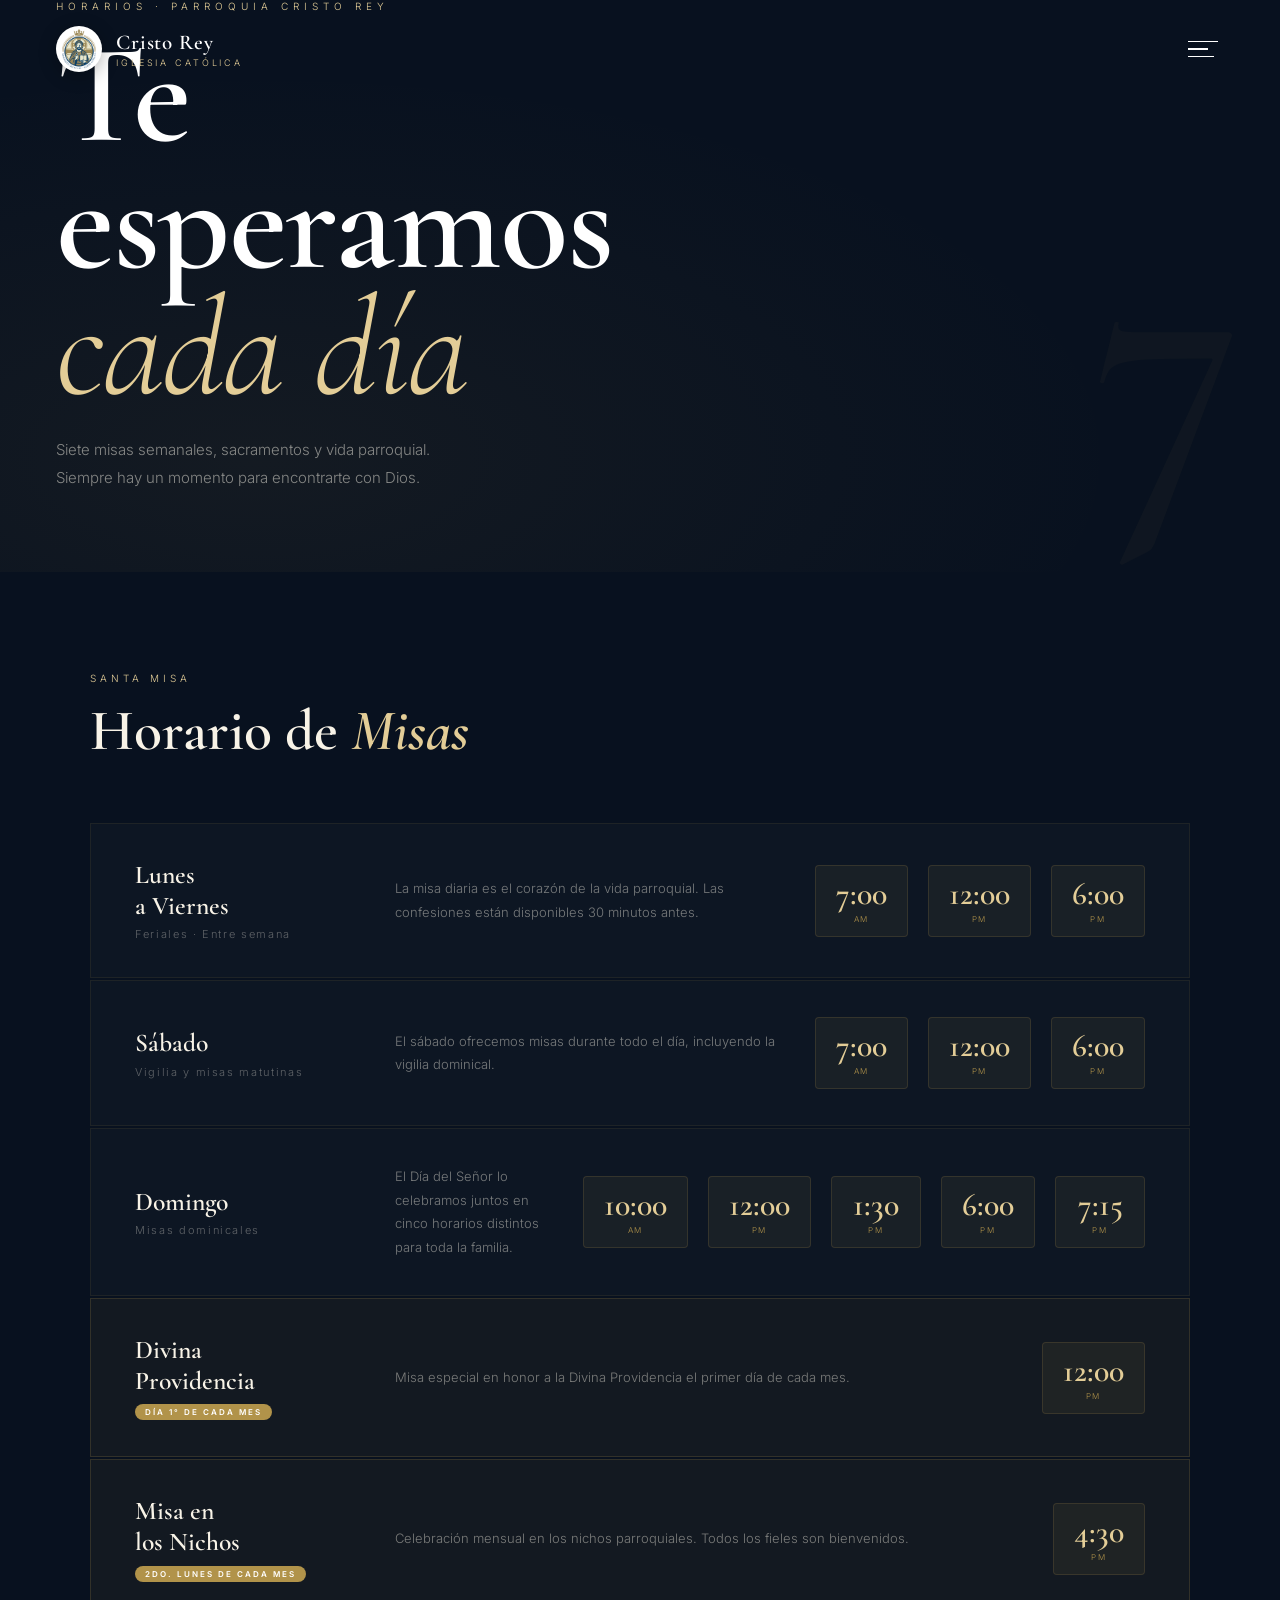
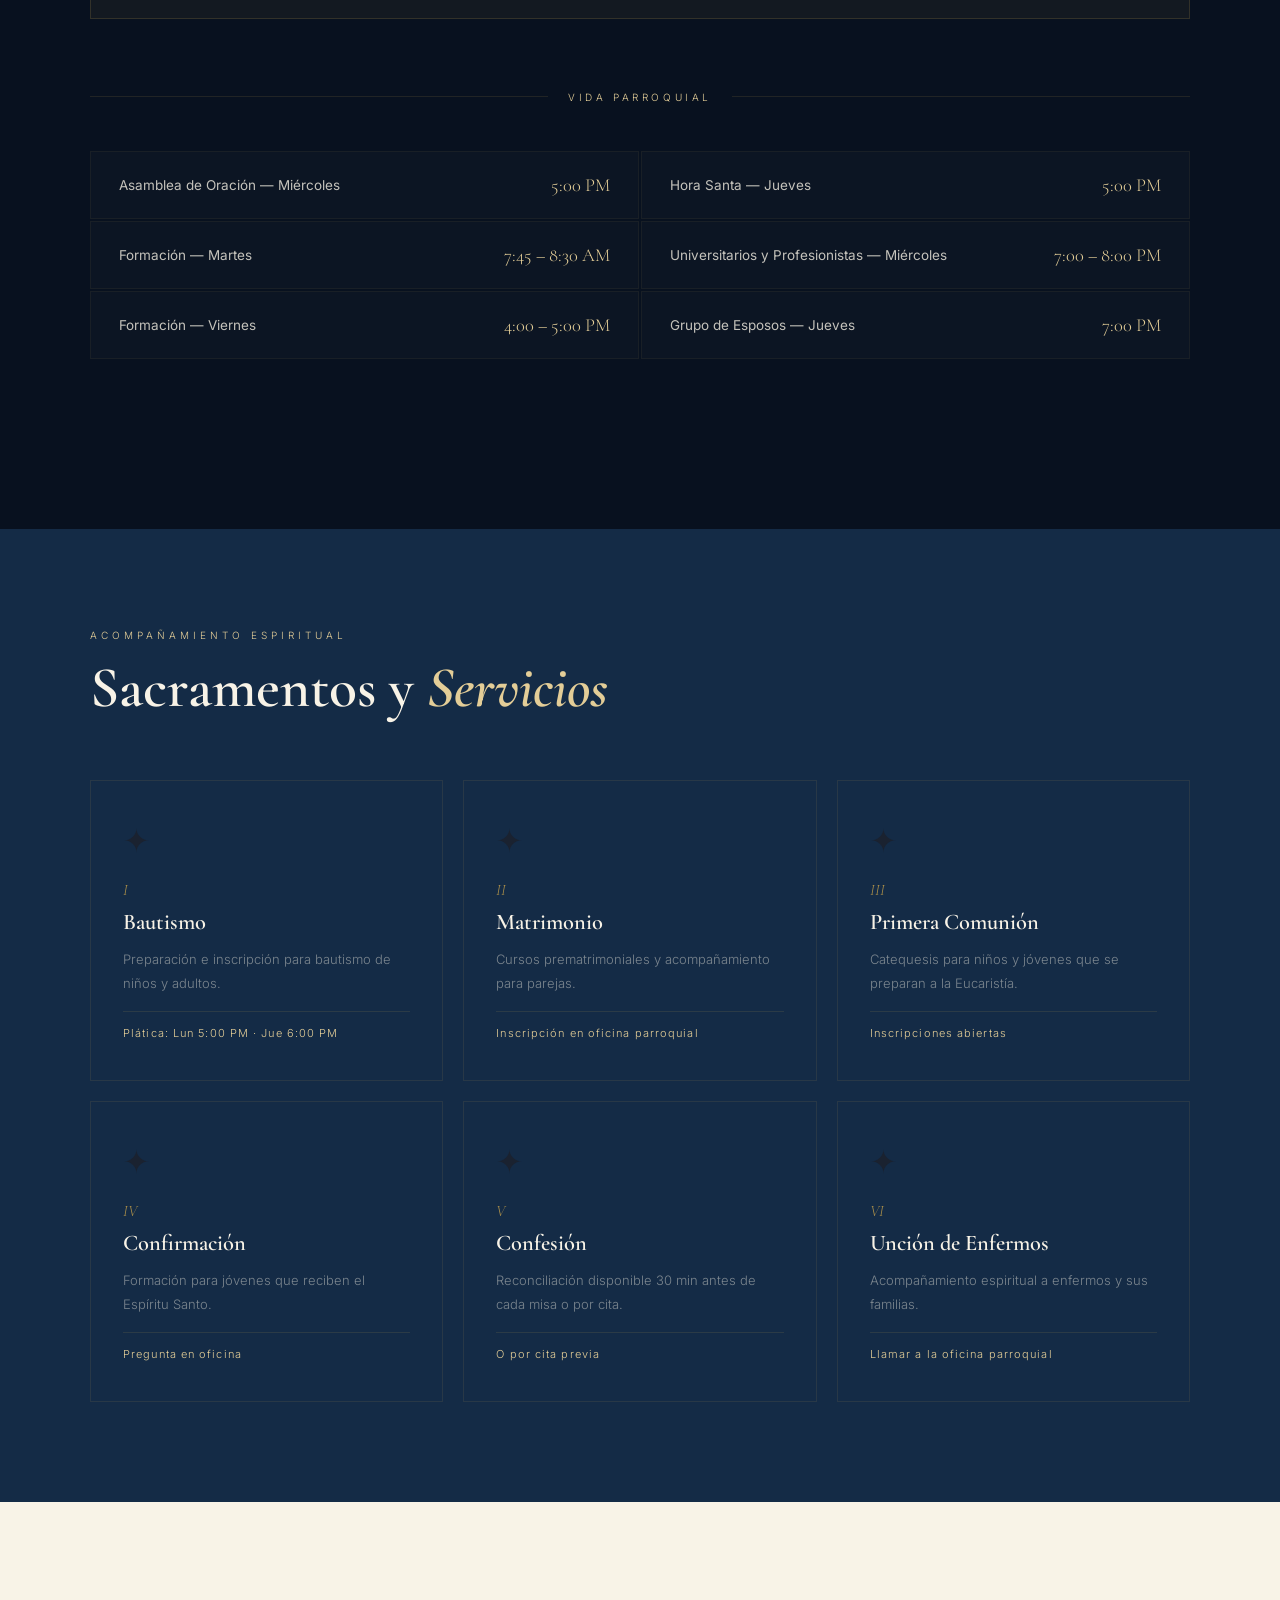
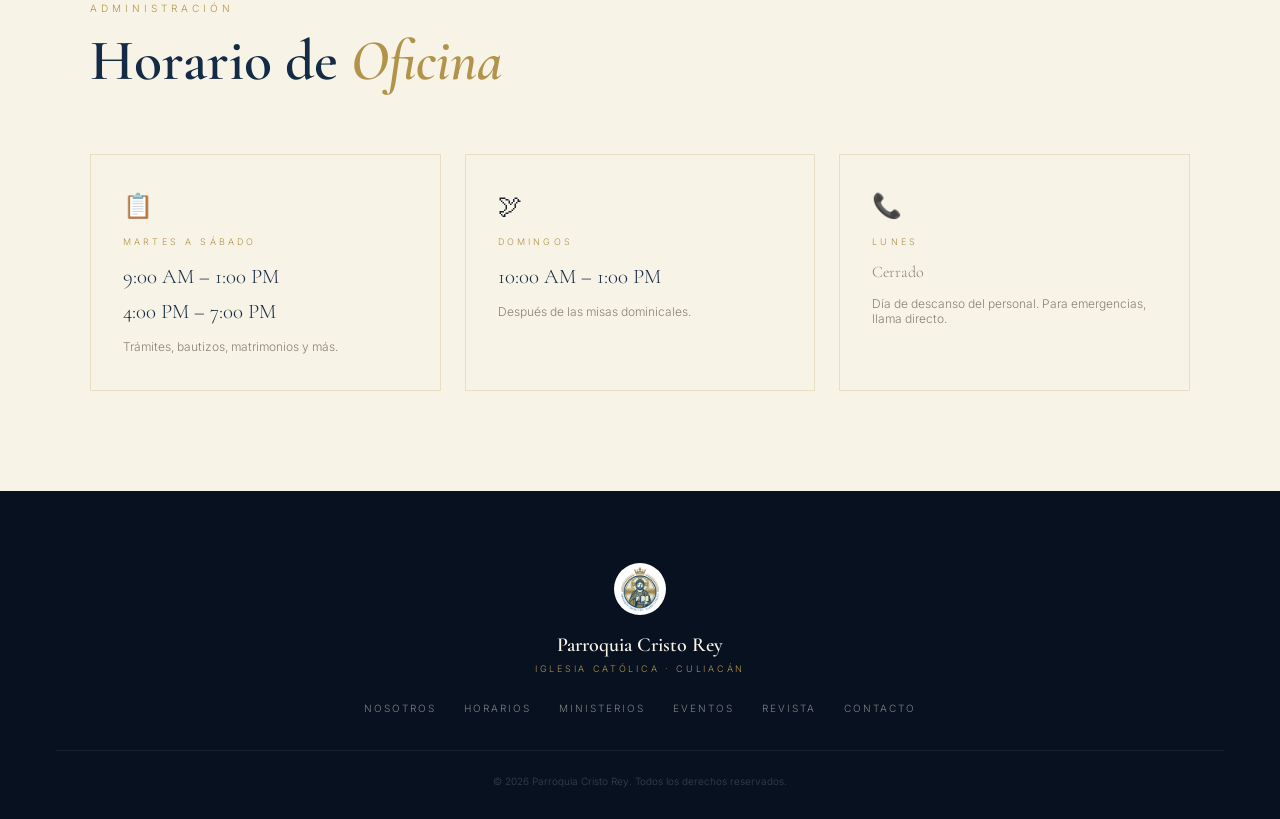
<file: horarios.html>
<!DOCTYPE html>
<html lang="es">
<head>
  <meta charset="UTF-8"/>
  <meta name="viewport" content="width=device-width, initial-scale=1.0"/>
  <title>Horarios — Parroquia Cristo Rey</title>
  <meta name="description" content="Horarios de misas, sacramentos y oficina de la Parroquia Cristo Rey en Culiacán."/>
  <link href="https://fonts.googleapis.com/css2?family=Cormorant+Garamond:ital,wght@0,300;0,400;0,500;0,600;1,300;1,400;1,600&family=Inter:wght@300;400;500;600;700;800;900&display=swap" rel="stylesheet"/>
  <style>
    *, *::before, *::after { box-sizing: border-box; margin: 0; padding: 0; }
    :root {
      --navy: #142b46; --navy2: #08111f; --black: #050c18;
      --gold: #b1934a; --gold2: #e3cd97;
      --cream: #f8f3e7; --paper: #efe6d2; --ink: #1a2230;
      --mid: #8a8175; --line: rgba(177,147,74,0.22); --white: #ffffff;
    }
    html { scroll-behavior: smooth; }
    body { font-family: 'Inter', sans-serif; font-weight: 300; color: var(--ink); background: var(--navy2); overflow-x: hidden; }
    img { max-width: 100%; display: block; }
    a { text-decoration: none; }

    .reveal { opacity: 0; transform: translateY(28px); transition: opacity 0.8s ease, transform 0.8s ease; }
    .reveal.in { opacity: 1; transform: none; }
    .stagger > * { opacity: 0; transform: translateY(24px); transition: opacity 0.6s ease, transform 0.6s ease; }
    .stagger.in > *:nth-child(1) { opacity:1; transform:none; transition-delay:0s; }
    .stagger.in > *:nth-child(2) { opacity:1; transform:none; transition-delay:0.1s; }
    .stagger.in > *:nth-child(3) { opacity:1; transform:none; transition-delay:0.2s; }
    .stagger.in > *:nth-child(4) { opacity:1; transform:none; transition-delay:0.3s; }
    .stagger.in > *:nth-child(5) { opacity:1; transform:none; transition-delay:0.4s; }
    .stagger.in > *:nth-child(6) { opacity:1; transform:none; transition-delay:0.5s; }

    /* HEADER */
    header { position: fixed; top: 0; left: 0; right: 0; z-index: 1001; display: flex; align-items: center; justify-content: space-between; padding: 26px 56px; transition: background 0.4s, padding 0.4s, border-color 0.4s; border-bottom: 1px solid transparent; }
    header.solid { background: rgba(8,17,31,0.95); backdrop-filter: blur(10px); padding: 16px 56px; border-color: rgba(177,147,74,0.15); }
    .brand { display: flex; align-items: center; gap: 14px; color: var(--white); transition: color 0.4s; }
    .brand-logo { width: 46px; height: 46px; border-radius: 50%; background: var(--white); display: flex; align-items: center; justify-content: center; flex-shrink: 0; overflow: hidden; padding: 3px; box-shadow: 0 4px 18px rgba(0,0,0,0.3); }
    .brand-logo img { width: 100%; height: 100%; object-fit: contain; }
    .brand-text { display: flex; flex-direction: column; line-height: 1.25; }
    .brand-text .name { font-family: 'Cormorant Garamond', serif; font-weight: 600; font-size: 21px; letter-spacing: 0.04em; }
    .brand-text .sub { font-size: 9px; letter-spacing: 0.32em; text-transform: uppercase; color: var(--gold2); }
    .menu-btn { display: flex; flex-direction: column; justify-content: center; gap: 6px; background: none; border: none; cursor: pointer; padding: 6px; z-index: 1001; color: var(--white); transition: color 0.4s; }
    .menu-btn span { display: block; height: 1.5px; background: currentColor; transition: width 0.4s, transform 0.4s, opacity 0.3s; }
    .menu-btn span:nth-child(1) { width: 30px; }
    .menu-btn span:nth-child(2) { width: 20px; }
    .menu-btn span:nth-child(3) { width: 26px; }
    .menu-btn.open span:nth-child(1) { width: 26px; transform: translateY(7.5px) rotate(45deg); }
    .menu-btn.open span:nth-child(2) { opacity: 0; width: 0; }
    .menu-btn.open span:nth-child(3) { width: 26px; transform: translateY(-7.5px) rotate(-45deg); }

    /* NAV */
    .nav-overlay { position: fixed; inset: 0; z-index: 1000; display: grid; grid-template-columns: 1fr 400px; pointer-events: none; overflow: hidden; }
    .nav-panel-left { background: var(--black); display: flex; flex-direction: column; justify-content: center; padding: 100px 72px 80px; transform: translateX(-100%); transition: transform 0.72s cubic-bezier(0.76,0,0.24,1); }
    .nav-panel-right { position: relative; overflow: hidden; transform: translateX(100%); transition: transform 0.72s cubic-bezier(0.76,0,0.24,1) 0.06s; }
    .nav-panel-right::before { content: ''; position: absolute; inset: 0; background: linear-gradient(135deg, #0d1e36 0%, #1a3875 40%, #b1934a 80%, #e8a020 100%); z-index: 0; }
    .nav-panel-right-inner { position: relative; z-index: 1; height: 100%; display: flex; flex-direction: column; justify-content: flex-end; padding: 48px 44px; }
    .nav-overlay.open { pointer-events: all; }
    .nav-overlay.open .nav-panel-left { transform: translateX(0); }
    .nav-overlay.open .nav-panel-right { transform: translateX(0); }
    .nav-links { list-style: none; }
    .nav-links li { opacity: 0; transform: translateY(24px); transition: opacity 0.5s ease, transform 0.5s ease; }
    .nav-overlay.open .nav-links li:nth-child(1) { opacity:1; transform:none; transition-delay:0.30s; }
    .nav-overlay.open .nav-links li:nth-child(2) { opacity:1; transform:none; transition-delay:0.38s; }
    .nav-overlay.open .nav-links li:nth-child(3) { opacity:1; transform:none; transition-delay:0.46s; }
    .nav-overlay.open .nav-links li:nth-child(4) { opacity:1; transform:none; transition-delay:0.54s; }
    .nav-overlay.open .nav-links li:nth-child(5) { opacity:1; transform:none; transition-delay:0.62s; }
    .nav-overlay.open .nav-links li:nth-child(6) { opacity:1; transform:none; transition-delay:0.70s; }
    .nav-links a { display: block; font-family: 'Cormorant Garamond', serif; font-size: clamp(2.8rem, 5.5vw, 4.4rem); font-weight: 600; line-height: 1.1; color: rgba(248,243,231,0.18); padding: 10px 0; letter-spacing: 0.02em; transition: color 0.3s, letter-spacing 0.4s; position: relative; }
    .nav-links a:hover, .nav-links a.active-page { color: var(--cream); }
    .nav-links a.active-page { color: var(--gold2); }
    .nav-links a span { display: inline-block; position: relative; }
    .nav-links a span::after { content: ''; position: absolute; left: 0; bottom: -2px; width: 0; height: 1px; background: var(--gold); transition: width 0.4s; }
    .nav-links a:hover span::after { width: 100%; }
    .nav-bottom { margin-top: 48px; padding-top: 28px; border-top: 1px solid rgba(177,147,74,0.2); display: flex; gap: 40px; opacity: 0; transition: opacity 0.5s ease 0.75s; }
    .nav-overlay.open .nav-bottom { opacity: 1; }
    .nav-bottom-item { font-size: 11px; letter-spacing: 0.2em; text-transform: uppercase; color: rgba(248,243,231,0.35); line-height: 1.8; }
    .nav-bottom-item strong { display: block; color: rgba(248,243,231,0.65); font-weight: 500; margin-bottom: 4px; }
    .nav-event-badge { display: inline-block; background: var(--gold); color: var(--white); font-size: 9px; font-weight: 600; letter-spacing: 0.24em; text-transform: uppercase; padding: 5px 12px; margin-bottom: 20px; opacity: 0; transform: translateY(16px); transition: opacity 0.5s ease 0.6s, transform 0.5s ease 0.6s; }
    .nav-event-title { font-family: 'Cormorant Garamond', serif; font-size: clamp(2.4rem, 4vw, 3.6rem); font-weight: 600; line-height: 1.1; color: var(--white); margin-bottom: 16px; opacity: 0; transform: translateY(16px); transition: opacity 0.5s ease 0.68s, transform 0.5s ease 0.68s; }
    .nav-event-meta { font-size: 12px; letter-spacing: 0.2em; text-transform: uppercase; color: rgba(255,255,255,0.58); margin-bottom: 28px; line-height: 1.9; opacity: 0; transform: translateY(12px); transition: opacity 0.5s ease 0.74s, transform 0.5s ease 0.74s; }
    .nav-event-cta { display: inline-flex; align-items: center; gap: 10px; font-size: 10px; font-weight: 600; letter-spacing: 0.24em; text-transform: uppercase; color: var(--cream); border: 1px solid rgba(255,255,255,0.35); padding: 14px 26px; opacity: 0; transform: translateY(12px); transition: opacity 0.5s ease 0.80s, transform 0.5s ease 0.80s, background 0.3s, border-color 0.3s; }
    .nav-event-cta:hover { background: var(--gold); border-color: var(--gold); }
    .nav-overlay.open .nav-event-badge, .nav-overlay.open .nav-event-title, .nav-overlay.open .nav-event-meta, .nav-overlay.open .nav-event-cta { opacity: 1; transform: none; }
    .nav-event-deco { position: absolute; top: 0; right: 0; width: 70%; height: 100%; background: radial-gradient(ellipse at top right, rgba(255,255,255,0.06) 0%, transparent 60%); pointer-events: none; }
    .nav-event-number { position: absolute; top: 40px; right: 36px; font-family: 'Cormorant Garamond', serif; font-size: 9rem; font-weight: 600; line-height: 1; color: rgba(255,255,255,0.04); pointer-events: none; letter-spacing: -0.04em; }

    /* PAGE HERO — Minimal dark */
    .page-hero {
      background: var(--navy2); min-height: 60vh;
      display: flex; align-items: flex-end; padding: 0 56px 80px;
      position: relative; overflow: hidden;
    }
    .page-hero::before {
      content: ''; position: absolute; inset: 0;
      background: radial-gradient(ellipse at 20% 80%, rgba(177,147,74,0.07) 0%, transparent 60%);
    }
    .hero-deco-num {
      position: absolute; right: 56px; bottom: 40px;
      font-family: 'Cormorant Garamond', serif; font-size: 22rem; font-weight: 600; line-height: 1;
      color: rgba(177,147,74,0.04); pointer-events: none; letter-spacing: -0.06em;
      animation: heroIn 1s ease 0.2s both;
    }
    .page-hero-content { position: relative; z-index: 2; }
    .page-hero-eyebrow { display: block; font-size: 10px; letter-spacing: 0.5em; text-transform: uppercase; color: var(--gold2); margin-bottom: 20px; animation: heroIn 0.9s ease 0.2s both; }
    .page-hero h1 {
      font-family: 'Cormorant Garamond', serif; font-weight: 600;
      font-size: clamp(4rem, 11vw, 9.5rem); line-height: 0.9;
      color: var(--white); letter-spacing: -0.01em;
      animation: heroIn 0.9s ease 0.4s both;
    }
    .page-hero h1 em { font-style: italic; color: var(--gold2); font-weight: 300; }
    .page-hero-sub { font-size: 15px; color: rgba(248,243,231,0.5); max-width: 420px; margin-top: 24px; line-height: 1.85; animation: heroIn 0.9s ease 0.6s both; }
    @keyframes heroIn { from { opacity:0; transform: translateY(24px); } to { opacity:1; transform:none; } }

    /* MASS SCHEDULE */
    .schedule-sec { background: var(--navy2); padding: 100px 56px; }
    .container { max-width: 1100px; margin: 0 auto; }
    .sec-label { font-size: 10px; letter-spacing: 0.4em; text-transform: uppercase; color: var(--gold2); margin-bottom: 16px; display: block; }
    .sec-title { font-family: 'Cormorant Garamond', serif; font-weight: 600; font-size: clamp(2.4rem, 5vw, 3.6rem); color: var(--cream); line-height: 1.1; margin-bottom: 60px; }
    .sec-title em { font-style: italic; color: var(--gold2); }

    /* Mass cards — bold horizontal */
    .mass-cards { display: flex; flex-direction: column; gap: 2px; }
    .mass-card {
      display: grid; grid-template-columns: 220px 1fr auto;
      align-items: center; gap: 40px;
      background: rgba(255,255,255,0.02);
      border: 1px solid rgba(177,147,74,0.1);
      padding: 36px 44px;
      transition: background 0.3s, border-color 0.3s;
      position: relative; overflow: hidden;
    }
    .mass-card::before { content: ''; position: absolute; left: 0; top: 0; bottom: 0; width: 3px; background: var(--gold); opacity: 0; transition: opacity 0.3s; }
    .mass-card:hover { background: rgba(177,147,74,0.04); border-color: rgba(177,147,74,0.25); }
    .mass-card:hover::before { opacity: 1; }
    .mass-day { font-family: 'Cormorant Garamond', serif; font-weight: 600; font-size: 1.6rem; color: var(--cream); line-height: 1.2; }
    .mass-note { font-size: 11px; letter-spacing: 0.15em; color: rgba(248,243,231,0.35); margin-top: 6px; }
    .mass-desc { font-size: 13px; color: rgba(248,243,231,0.45); line-height: 1.8; }
    .mass-times { display: flex; gap: 20px; flex-wrap: wrap; justify-content: flex-end; }
    .mass-time-chip {
      display: flex; flex-direction: column; align-items: center;
      background: rgba(177,147,74,0.08); border: 1px solid rgba(177,147,74,0.18);
      border-radius: 4px; padding: 12px 20px; min-width: 90px; text-align: center;
      transition: background 0.2s, border-color 0.2s;
    }
    .mass-card:hover .mass-time-chip { background: rgba(177,147,74,0.14); border-color: rgba(177,147,74,0.35); }
    .mass-time-chip .t { font-family: 'Cormorant Garamond', serif; font-size: 2rem; font-weight: 600; color: var(--gold2); line-height: 1; }
    .mass-time-chip .ampm { font-size: 8px; letter-spacing: 0.2em; color: var(--gold); margin-top: 4px; text-transform: uppercase; }
    .mass-special { background: rgba(177,147,74,0.06); border-color: rgba(177,147,74,0.2); }
    .mass-badge {
      display: inline-block; font-size: 8px; font-weight: 600; letter-spacing: 0.25em; text-transform: uppercase;
      background: var(--gold); color: var(--white); padding: 3px 10px; border-radius: 20px; margin-top: 8px; white-space: nowrap;
    }

    /* SECTION DIVIDER */
    .sec-divider { display: flex; align-items: center; gap: 20px; margin: 72px 0 48px; }
    .sec-divider span { font-size: 10px; letter-spacing: 0.36em; text-transform: uppercase; color: var(--gold2); white-space: nowrap; }
    .sec-divider::before, .sec-divider::after { content: ''; flex: 1; height: 1px; background: rgba(177,147,74,0.15); }

    /* VIDA PARROQUIAL */
    .vida-grid { display: grid; grid-template-columns: 1fr 1fr; gap: 2px; }
    .vida-item {
      display: flex; align-items: center; justify-content: space-between; gap: 24px;
      padding: 22px 28px;
      background: rgba(255,255,255,0.015); border: 1px solid rgba(177,147,74,0.08);
      transition: background 0.25s;
    }
    .vida-item:hover { background: rgba(177,147,74,0.04); }
    .vida-act { font-size: 13.5px; font-weight: 400; color: rgba(248,243,231,0.78); }
    .vida-time { font-family: 'Cormorant Garamond', serif; font-size: 1.15rem; color: var(--gold2); white-space: nowrap; }

    /* SACRAMENTOS */
    .sacramentos-sec { background: var(--navy); padding: 100px 56px; }
    .sacr-grid { display: grid; grid-template-columns: repeat(3, 1fr); gap: 20px; margin-top: 56px; }
    .sacr-card {
      padding: 40px 32px; border: 1px solid rgba(177,147,74,0.12);
      position: relative; overflow: hidden; cursor: default;
      transition: background 0.3s, border-color 0.3s, transform 0.3s;
    }
    .sacr-card:hover { background: rgba(177,147,74,0.06); border-color: rgba(177,147,74,0.3); transform: translateY(-4px); }
    .sacr-icon { font-size: 2rem; margin-bottom: 20px; }
    .sacr-card .sacr-num { font-family: 'Cormorant Garamond', serif; font-style: italic; font-size: 1rem; color: var(--gold); display: block; margin-bottom: 8px; }
    .sacr-card h3 { font-family: 'Cormorant Garamond', serif; font-weight: 600; font-size: 1.4rem; color: var(--cream); margin-bottom: 12px; }
    .sacr-card p { font-size: 13px; line-height: 1.85; color: rgba(248,243,231,0.45); margin-bottom: 16px; }
    .sacr-card .sacr-info { font-size: 11px; letter-spacing: 0.1em; color: var(--gold2); padding-top: 14px; border-top: 1px solid rgba(177,147,74,0.15); }

    /* OFICINA */
    .oficina-sec { background: var(--cream); padding: 100px 56px; }
    .oficina-sec .sec-label { color: var(--gold); }
    .oficina-sec .sec-title { color: var(--navy); }
    .oficina-sec .sec-title em { color: var(--gold); }
    .oficina-cards { display: grid; grid-template-columns: repeat(3, 1fr); gap: 24px; margin-top: 48px; }
    .oficina-card {
      border: 1px solid var(--line); padding: 36px 32px;
      transition: box-shadow 0.3s, transform 0.3s;
    }
    .oficina-card:hover { box-shadow: 0 12px 40px rgba(20,43,70,0.09); transform: translateY(-3px); }
    .oficina-card .o-icon { font-size: 1.5rem; margin-bottom: 16px; }
    .oficina-card .o-day { font-size: 9px; letter-spacing: 0.35em; text-transform: uppercase; color: var(--gold); margin-bottom: 12px; }
    .oficina-card .o-time { font-family: 'Cormorant Garamond', serif; font-size: 1.3rem; color: var(--navy); line-height: 1.7; }
    .oficina-card .o-note { font-size: 12px; color: var(--mid); margin-top: 10px; }

    /* FOOTER */
    footer { background: var(--navy2); color: rgba(248,243,231,0.55); padding: 72px 56px 32px; text-align: center; }
    .footer-logo { width: 52px; height: 52px; border-radius: 50%; background: var(--white); margin: 0 auto 18px; display: flex; align-items: center; justify-content: center; padding: 4px; }
    .footer-logo img { width: 100%; height: 100%; object-fit: contain; }
    footer .fname { font-family: 'Cormorant Garamond', serif; font-weight: 600; font-size: 20px; color: var(--cream); margin-bottom: 6px; }
    footer .ftag { font-size: 9px; letter-spacing: 0.3em; text-transform: uppercase; color: var(--gold); margin-bottom: 28px; }
    .footer-nav { display: flex; gap: 28px; justify-content: center; flex-wrap: wrap; margin-bottom: 36px; }
    .footer-nav a { font-size: 10px; letter-spacing: 0.2em; text-transform: uppercase; color: rgba(248,243,231,0.5); transition: color 0.2s; }
    .footer-nav a:hover { color: var(--gold2); }
    footer .copy { font-size: 10px; color: rgba(248,243,231,0.22); padding-top: 24px; border-top: 1px solid rgba(248,243,231,0.07); }

    @media (max-width: 860px) {
      header { padding: 20px 24px; }
      header.solid { padding: 14px 24px; }
      .page-hero { padding: 0 24px 64px; min-height: 50vh; }
      .hero-deco-num { display: none; }
      .schedule-sec, .sacramentos-sec, .oficina-sec { padding: 72px 24px; }
      .mass-card { grid-template-columns: 1fr; gap: 16px; padding: 28px 24px; }
      .mass-times { justify-content: flex-start; }
      .vida-grid { grid-template-columns: 1fr; }
      .sacr-grid { grid-template-columns: 1fr 1fr; }
      .oficina-cards { grid-template-columns: 1fr 1fr; }
      .nav-overlay { grid-template-columns: 1fr; }
      .nav-panel-right { display: none; }
      .nav-panel-left { padding: 100px 36px 70px; }
      footer { padding: 56px 24px 28px; }
    }
    @media (max-width: 580px) {
      .sacr-grid { grid-template-columns: 1fr; }
      .oficina-cards { grid-template-columns: 1fr; }
    }
  </style>
</head>
<body>

<!-- HEADER -->
<header id="header">
  <a class="brand" href="index.html">
    <span class="brand-logo"><img src="assets/logo.png" alt="Parroquia Cristo Rey"/></span>
    <span class="brand-text">
      <span class="name">Cristo Rey</span>
      <span class="sub">Iglesia Católica</span>
    </span>
  </a>
  <button class="menu-btn" id="menuBtn" aria-label="Abrir menú" aria-expanded="false">
    <span></span><span></span><span></span>
  </button>
</header>

<!-- NAV OVERLAY -->
<div class="nav-overlay" id="navOverlay" role="dialog" aria-label="Navegación principal" aria-hidden="true">
  <div class="nav-panel-left">
    <ul class="nav-links">
      <li><a href="nosotros.html"><span>Nosotros</span></a></li>
      <li><a href="horarios.html" class="active-page"><span>Horarios</span></a></li>
      <li><a href="ministerios.html"><span>Ministerios</span></a></li>
      <li><a href="eventos.html"><span>Eventos</span></a></li>
      <li><a href="blog/index.html"><span>Revista</span></a></li>
      <li><a href="contacto.html"><span>Contacto</span></a></li>
    </ul>
    <div class="nav-bottom">
      <div class="nav-bottom-item"><strong>Dirección</strong>Parroquia Cristo Rey<br>Culiacán, Sinaloa</div>
      <div class="nav-bottom-item"><strong>Horario de oficina</strong>Mar – Sáb · 9:00 – 13:00</div>
    </div>
  </div>
  <div class="nav-panel-right">
    <div class="nav-event-deco"></div>
    <div class="nav-event-number">26</div>
    <div class="nav-panel-right-inner">
      <span class="nav-event-badge">Inscripciones abiertas</span>
      <div class="nav-event-title">Verano<br>con el Rey</div>
      <div class="nav-event-meta">Talleres · Arte · Ciencia · Deporte<br>20 – 24 de Julio · 9:00 A.M. – 12:00 P.M.<br>Niños 6–12 años · $70 por día</div>
      <a class="nav-event-cta" href="eventos.html">Ver evento <svg width="14" height="10" viewBox="0 0 14 10" fill="none" stroke="currentColor" stroke-width="1.5"><path d="M1 5h12M8 1l5 4-5 4"/></svg></a>
    </div>
  </div>
</div>

<!-- HERO -->
<section class="page-hero">
  <div class="hero-deco-num">7</div>
  <div class="page-hero-content">
    <span class="page-hero-eyebrow">Horarios · Parroquia Cristo Rey</span>
    <h1>Te<br/>esperamos<br/><em>cada día</em></h1>
    <p class="page-hero-sub">Siete misas semanales, sacramentos y vida parroquial. Siempre hay un momento para encontrarte con Dios.</p>
  </div>
</section>

<!-- MASS SCHEDULE -->
<section class="schedule-sec">
  <div class="container">
    <div class="reveal">
      <span class="sec-label">Santa Misa</span>
      <div class="sec-title">Horario de <em>Misas</em></div>
    </div>
    <div class="mass-cards stagger reveal">
      <div class="mass-card">
        <div>
          <div class="mass-day">Lunes<br/>a Viernes</div>
          <div class="mass-note">Feriales · Entre semana</div>
        </div>
        <div class="mass-desc">La misa diaria es el corazón de la vida parroquial. Las confesiones están disponibles 30 minutos antes.</div>
        <div class="mass-times">
          <div class="mass-time-chip"><span class="t">7:00</span><span class="ampm">AM</span></div>
          <div class="mass-time-chip"><span class="t">12:00</span><span class="ampm">PM</span></div>
          <div class="mass-time-chip"><span class="t">6:00</span><span class="ampm">PM</span></div>
        </div>
      </div>
      <div class="mass-card">
        <div>
          <div class="mass-day">Sábado</div>
          <div class="mass-note">Vigilia y misas matutinas</div>
        </div>
        <div class="mass-desc">El sábado ofrecemos misas durante todo el día, incluyendo la vigilia dominical.</div>
        <div class="mass-times">
          <div class="mass-time-chip"><span class="t">7:00</span><span class="ampm">AM</span></div>
          <div class="mass-time-chip"><span class="t">12:00</span><span class="ampm">PM</span></div>
          <div class="mass-time-chip"><span class="t">6:00</span><span class="ampm">PM</span></div>
        </div>
      </div>
      <div class="mass-card">
        <div>
          <div class="mass-day">Domingo</div>
          <div class="mass-note">Misas dominicales</div>
        </div>
        <div class="mass-desc">El Día del Señor lo celebramos juntos en cinco horarios distintos para toda la familia.</div>
        <div class="mass-times">
          <div class="mass-time-chip"><span class="t">10:00</span><span class="ampm">AM</span></div>
          <div class="mass-time-chip"><span class="t">12:00</span><span class="ampm">PM</span></div>
          <div class="mass-time-chip"><span class="t">1:30</span><span class="ampm">PM</span></div>
          <div class="mass-time-chip"><span class="t">6:00</span><span class="ampm">PM</span></div>
          <div class="mass-time-chip"><span class="t">7:15</span><span class="ampm">PM</span></div>
        </div>
      </div>
      <div class="mass-card mass-special">
        <div>
          <div class="mass-day">Divina<br/>Providencia</div>
          <div class="mass-badge">Día 1° de cada mes</div>
        </div>
        <div class="mass-desc">Misa especial en honor a la Divina Providencia el primer día de cada mes.</div>
        <div class="mass-times">
          <div class="mass-time-chip"><span class="t">12:00</span><span class="ampm">PM</span></div>
        </div>
      </div>
      <div class="mass-card mass-special">
        <div>
          <div class="mass-day">Misa en<br/>los Nichos</div>
          <div class="mass-badge">2do. Lunes de cada mes</div>
        </div>
        <div class="mass-desc">Celebración mensual en los nichos parroquiales. Todos los fieles son bienvenidos.</div>
        <div class="mass-times">
          <div class="mass-time-chip"><span class="t">4:30</span><span class="ampm">PM</span></div>
        </div>
      </div>
    </div>

    <!-- VIDA PARROQUIAL -->
    <div class="sec-divider reveal"><span>Vida Parroquial</span></div>
    <div class="vida-grid stagger reveal">
      <div class="vida-item"><span class="vida-act">Asamblea de Oración — Miércoles</span><span class="vida-time">5:00 PM</span></div>
      <div class="vida-item"><span class="vida-act">Hora Santa — Jueves</span><span class="vida-time">5:00 PM</span></div>
      <div class="vida-item"><span class="vida-act">Formación — Martes</span><span class="vida-time">7:45 – 8:30 AM</span></div>
      <div class="vida-item"><span class="vida-act">Universitarios y Profesionistas — Miércoles</span><span class="vida-time">7:00 – 8:00 PM</span></div>
      <div class="vida-item"><span class="vida-act">Formación — Viernes</span><span class="vida-time">4:00 – 5:00 PM</span></div>
      <div class="vida-item"><span class="vida-act">Grupo de Esposos — Jueves</span><span class="vida-time">7:00 PM</span></div>
      <div class="vida-item"><span class="vida-act">Pláticas para Bautizos — Lunes y Jueves</span><span class="vida-time">Lun 5PM · Jue 6PM</span></div>
      <div class="vida-item"><span class="vida-act">Hakuna Jóvenes — Martes</span><span class="vida-time">6:30 PM</span></div>
    </div>
  </div>
</section>

<!-- SACRAMENTOS -->
<section class="sacramentos-sec">
  <div class="container">
    <div class="reveal">
      <span class="sec-label">Acompañamiento espiritual</span>
      <div class="sec-title">Sacramentos y <em>Servicios</em></div>
    </div>
    <div class="sacr-grid reveal">
      <div class="sacr-card">
        <div class="sacr-icon">✦</div>
        <span class="sacr-num">I</span>
        <h3>Bautismo</h3>
        <p>Preparación e inscripción para bautismo de niños y adultos.</p>
        <div class="sacr-info">Plática: Lun 5:00 PM · Jue 6:00 PM</div>
      </div>
      <div class="sacr-card">
        <div class="sacr-icon">✦</div>
        <span class="sacr-num">II</span>
        <h3>Matrimonio</h3>
        <p>Cursos prematrimoniales y acompañamiento para parejas.</p>
        <div class="sacr-info">Inscripción en oficina parroquial</div>
      </div>
      <div class="sacr-card">
        <div class="sacr-icon">✦</div>
        <span class="sacr-num">III</span>
        <h3>Primera Comunión</h3>
        <p>Catequesis para niños y jóvenes que se preparan a la Eucaristía.</p>
        <div class="sacr-info">Inscripciones abiertas</div>
      </div>
      <div class="sacr-card">
        <div class="sacr-icon">✦</div>
        <span class="sacr-num">IV</span>
        <h3>Confirmación</h3>
        <p>Formación para jóvenes que reciben el Espíritu Santo.</p>
        <div class="sacr-info">Pregunta en oficina</div>
      </div>
      <div class="sacr-card">
        <div class="sacr-icon">✦</div>
        <span class="sacr-num">V</span>
        <h3>Confesión</h3>
        <p>Reconciliación disponible 30 min antes de cada misa o por cita.</p>
        <div class="sacr-info">O por cita previa</div>
      </div>
      <div class="sacr-card">
        <div class="sacr-icon">✦</div>
        <span class="sacr-num">VI</span>
        <h3>Unción de Enfermos</h3>
        <p>Acompañamiento espiritual a enfermos y sus familias.</p>
        <div class="sacr-info">Llamar a la oficina parroquial</div>
      </div>
    </div>
  </div>
</section>

<!-- OFICINA -->
<section class="oficina-sec">
  <div class="container">
    <div class="reveal">
      <span class="sec-label">Administración</span>
      <div class="sec-title">Horario de <em>Oficina</em></div>
    </div>
    <div class="oficina-cards reveal">
      <div class="oficina-card">
        <div class="o-icon">📋</div>
        <div class="o-day">Martes a Sábado</div>
        <div class="o-time">9:00 AM – 1:00 PM<br/>4:00 PM – 7:00 PM</div>
        <div class="o-note">Trámites, bautizos, matrimonios y más.</div>
      </div>
      <div class="oficina-card">
        <div class="o-icon">🕊</div>
        <div class="o-day">Domingos</div>
        <div class="o-time">10:00 AM – 1:00 PM</div>
        <div class="o-note">Después de las misas dominicales.</div>
      </div>
      <div class="oficina-card">
        <div class="o-icon">📞</div>
        <div class="o-day">Lunes</div>
        <div class="o-time" style="color:var(--mid); font-size:1rem;">Cerrado</div>
        <div class="o-note">Día de descanso del personal. Para emergencias, llama directo.</div>
      </div>
    </div>
  </div>
</section>

<!-- FOOTER -->
<footer>
  <div class="footer-logo"><img src="assets/logo.png" alt="Parroquia Cristo Rey"/></div>
  <div class="fname">Parroquia Cristo Rey</div>
  <div class="ftag">Iglesia Católica · Culiacán</div>
  <div class="footer-nav">
    <a href="nosotros.html">Nosotros</a>
    <a href="horarios.html">Horarios</a>
    <a href="ministerios.html">Ministerios</a>
    <a href="eventos.html">Eventos</a>
    <a href="blog/index.html">Revista</a>
    <a href="contacto.html">Contacto</a>
  </div>
  <div class="copy">© 2026 Parroquia Cristo Rey. Todos los derechos reservados.</div>
</footer>

<script>
  const header = document.getElementById('header');
  const onScroll = () => header.classList.toggle('solid', window.scrollY > 60);
  window.addEventListener('scroll', onScroll); onScroll();

  (function() {
    const btn = document.getElementById('menuBtn');
    const overlay = document.getElementById('navOverlay');
    function openNav() { overlay.classList.add('open'); overlay.setAttribute('aria-hidden','false'); btn.classList.add('open'); btn.setAttribute('aria-expanded','true'); document.body.style.overflow='hidden'; }
    function closeNav() { overlay.classList.remove('open'); overlay.setAttribute('aria-hidden','true'); btn.classList.remove('open'); btn.setAttribute('aria-expanded','false'); document.body.style.overflow=''; }
    btn.addEventListener('click', () => overlay.classList.contains('open') ? closeNav() : openNav());
    overlay.querySelectorAll('a').forEach(a => a.addEventListener('click', closeNav));
    document.addEventListener('keydown', e => { if (e.key === 'Escape') closeNav(); });
  })();

  const reveals = document.querySelectorAll('.reveal, .stagger');
  const io = new IntersectionObserver(entries => { entries.forEach(e => { if (e.isIntersecting) e.target.classList.add('in'); }); }, { threshold: 0.08 });
  reveals.forEach(el => io.observe(el));
</script>
</body>
</html>
</file>
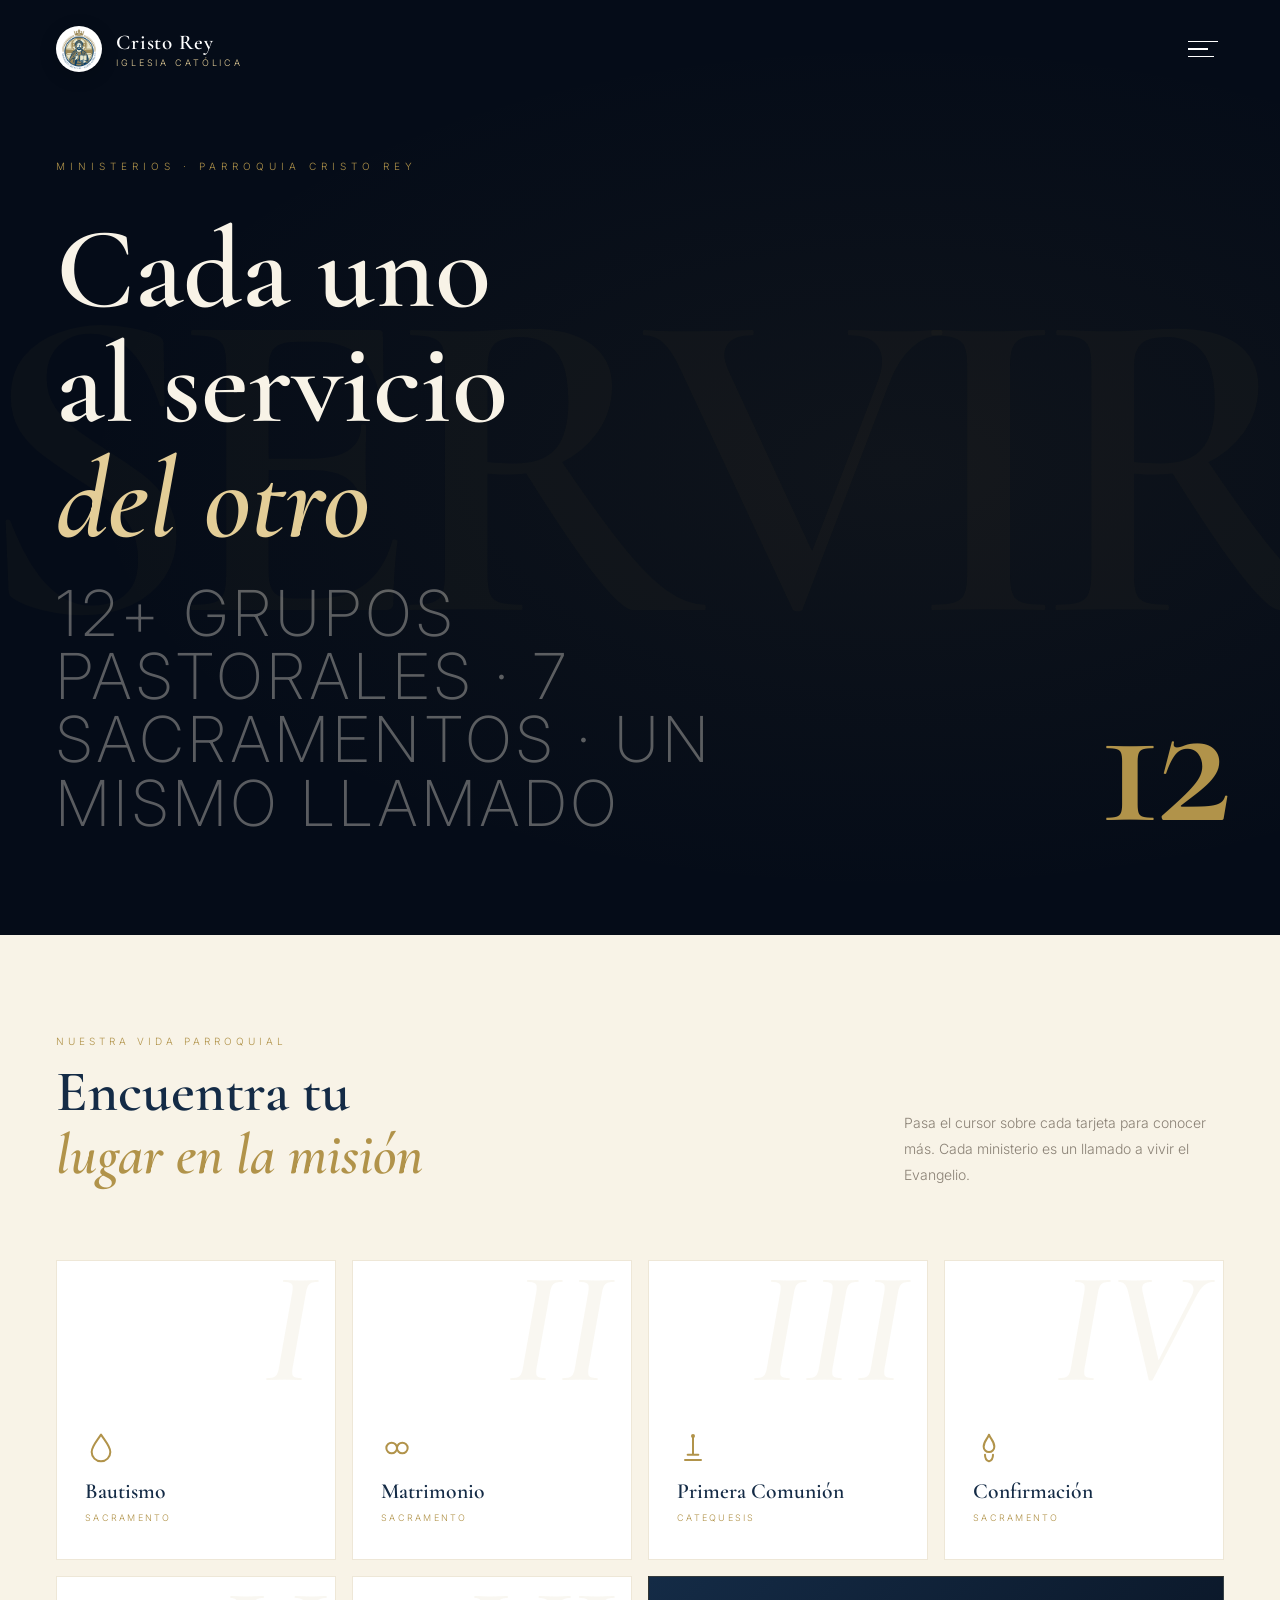
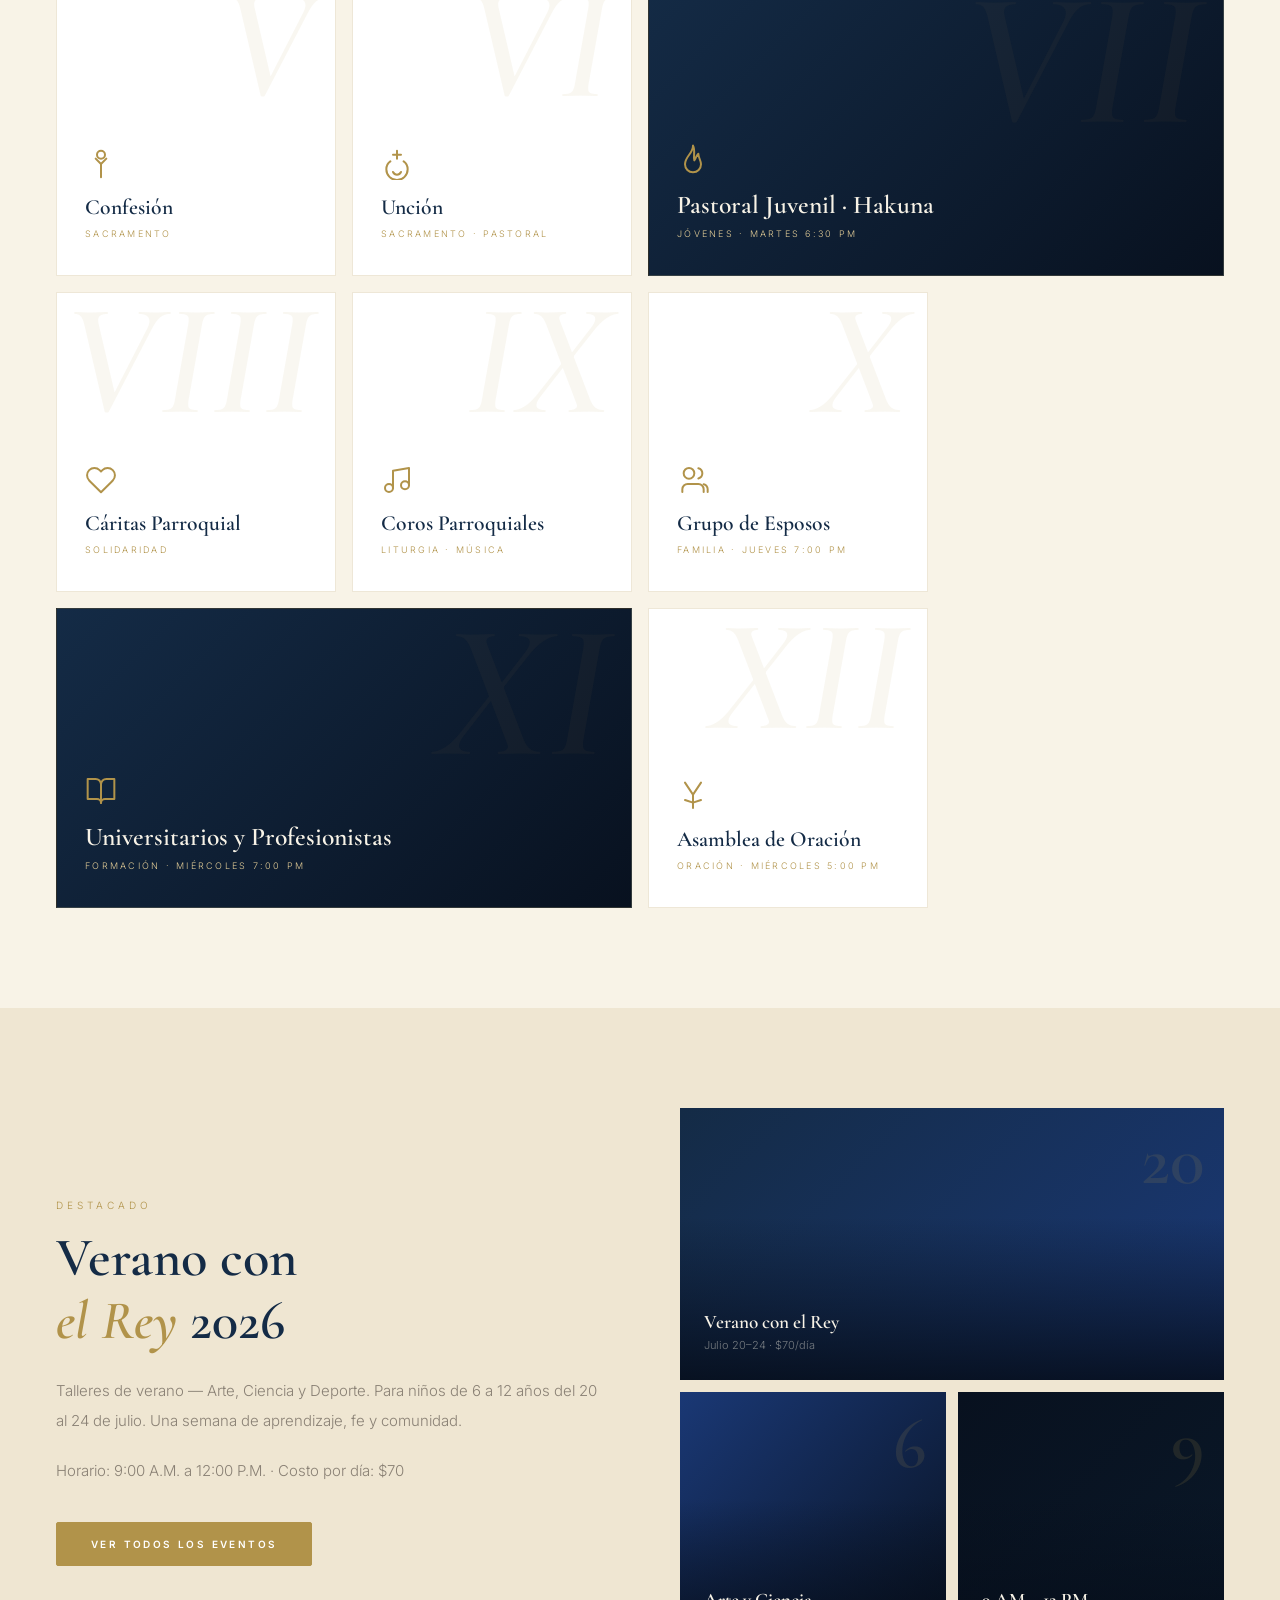
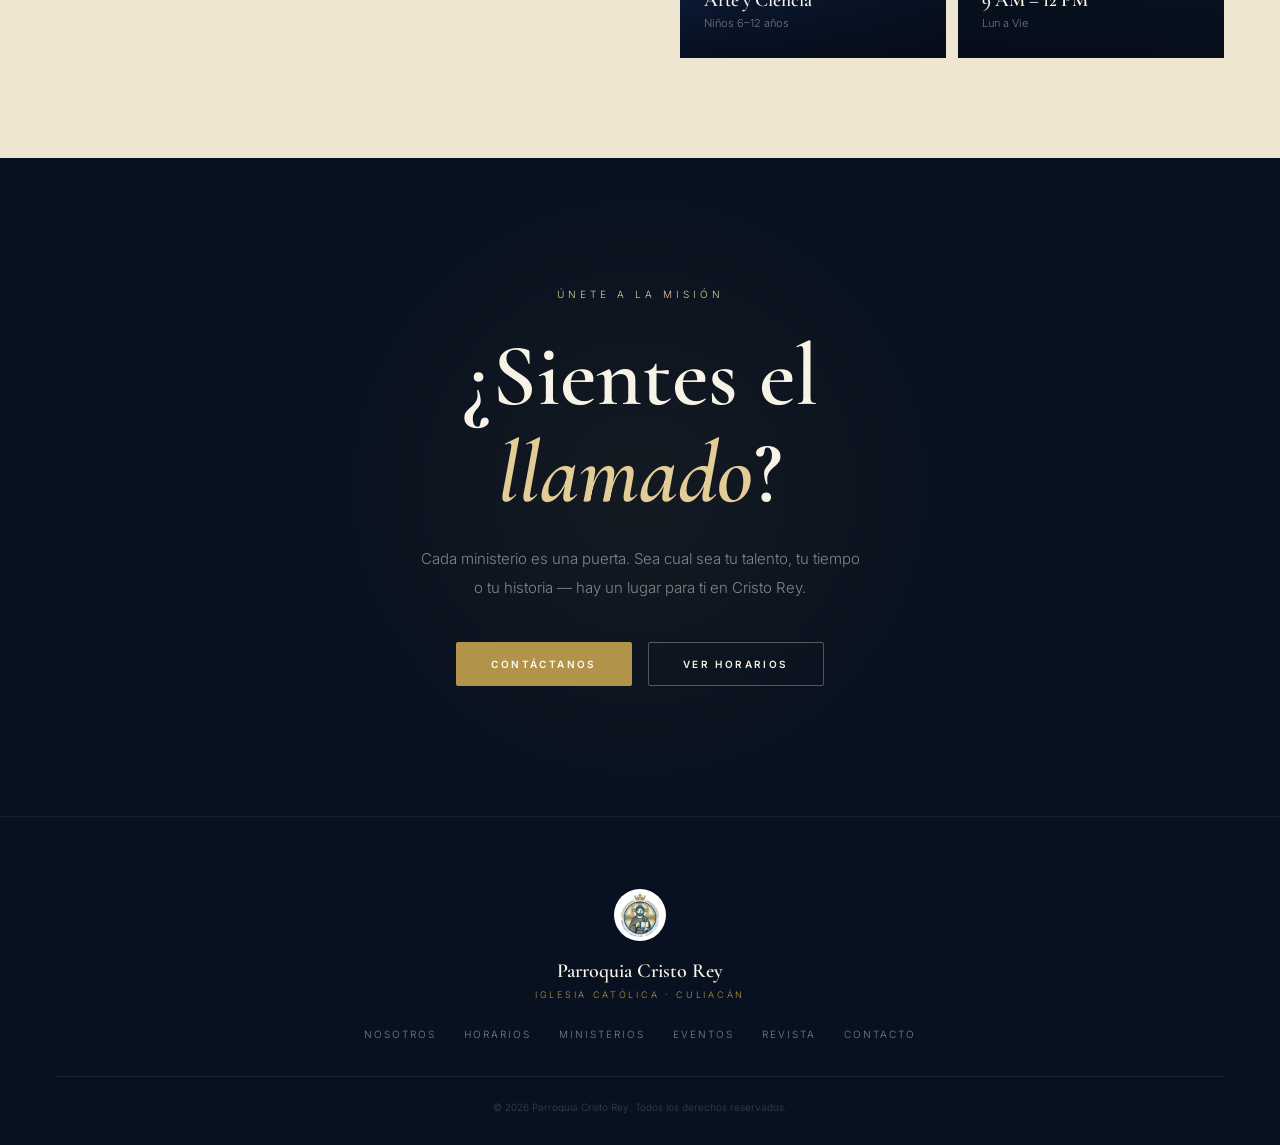
<file: ministerios.html>
<!DOCTYPE html>
<html lang="es">
<head>
  <meta charset="UTF-8"/>
  <meta name="viewport" content="width=device-width, initial-scale=1.0"/>
  <title>Ministerios — Parroquia Cristo Rey</title>
  <meta name="description" content="Descubre los ministerios, grupos pastorales y sacramentos de la Parroquia Cristo Rey."/>
  <link href="https://fonts.googleapis.com/css2?family=Cormorant+Garamond:ital,wght@0,300;0,400;0,500;0,600;1,300;1,400;1,600&family=Inter:wght@300;400;500;600;700;800;900&display=swap" rel="stylesheet"/>
  <style>
    *, *::before, *::after { box-sizing: border-box; margin: 0; padding: 0; }
    :root {
      --navy: #142b46; --navy2: #08111f; --black: #050c18;
      --gold: #b1934a; --gold2: #e3cd97;
      --cream: #f8f3e7; --paper: #efe6d2; --ink: #1a2230;
      --mid: #8a8175; --line: rgba(177,147,74,0.22); --white: #ffffff;
    }
    html { scroll-behavior: smooth; }
    body { font-family: 'Inter', sans-serif; font-weight: 300; color: var(--ink); background: var(--cream); overflow-x: hidden; }
    img { max-width: 100%; display: block; }
    a { text-decoration: none; }

    .reveal { opacity: 0; transform: translateY(28px); transition: opacity 0.85s ease, transform 0.85s ease; }
    .reveal.in { opacity: 1; transform: none; }

    /* HEADER */
    header { position: fixed; top: 0; left: 0; right: 0; z-index: 1001; display: flex; align-items: center; justify-content: space-between; padding: 26px 56px; transition: background 0.4s, padding 0.4s, border-color 0.4s; border-bottom: 1px solid transparent; }
    header.solid { background: rgba(248,243,231,0.95); backdrop-filter: blur(10px); padding: 16px 56px; border-color: var(--line); box-shadow: 0 8px 30px rgba(20,43,70,0.05); }
    .brand { display: flex; align-items: center; gap: 14px; color: var(--white); transition: color 0.4s; }
    header.solid .brand { color: var(--navy); }
    .brand-logo { width: 46px; height: 46px; border-radius: 50%; background: var(--white); display: flex; align-items: center; justify-content: center; flex-shrink: 0; overflow: hidden; padding: 3px; box-shadow: 0 4px 18px rgba(0,0,0,0.18); }
    .brand-logo img { width: 100%; height: 100%; object-fit: contain; }
    .brand-text { display: flex; flex-direction: column; line-height: 1.25; }
    .brand-text .name { font-family: 'Cormorant Garamond', serif; font-weight: 600; font-size: 21px; letter-spacing: 0.04em; }
    .brand-text .sub { font-size: 9px; letter-spacing: 0.32em; text-transform: uppercase; color: var(--gold2); }
    header.solid .brand-text .sub { color: var(--gold); }
    .menu-btn { display: flex; flex-direction: column; justify-content: center; gap: 6px; background: none; border: none; cursor: pointer; padding: 6px; z-index: 1001; color: var(--white); transition: color 0.4s; }
    header.solid .menu-btn { color: var(--navy); }
    .menu-btn span { display: block; height: 1.5px; background: currentColor; transition: width 0.4s, transform 0.4s, opacity 0.3s; }
    .menu-btn span:nth-child(1) { width: 30px; }
    .menu-btn span:nth-child(2) { width: 20px; }
    .menu-btn span:nth-child(3) { width: 26px; }
    .menu-btn.open span:nth-child(1) { width: 26px; transform: translateY(7.5px) rotate(45deg); }
    .menu-btn.open span:nth-child(2) { opacity: 0; width: 0; }
    .menu-btn.open span:nth-child(3) { width: 26px; transform: translateY(-7.5px) rotate(-45deg); }

    /* NAV */
    .nav-overlay { position: fixed; inset: 0; z-index: 1000; display: grid; grid-template-columns: 1fr 400px; pointer-events: none; overflow: hidden; }
    .nav-panel-left { background: var(--black); display: flex; flex-direction: column; justify-content: center; padding: 100px 72px 80px; transform: translateX(-100%); transition: transform 0.72s cubic-bezier(0.76,0,0.24,1); }
    .nav-panel-right { position: relative; overflow: hidden; transform: translateX(100%); transition: transform 0.72s cubic-bezier(0.76,0,0.24,1) 0.06s; }
    .nav-panel-right::before { content: ''; position: absolute; inset: 0; background: linear-gradient(135deg, #0d1e36 0%, #1a3875 40%, #b1934a 80%, #e8a020 100%); z-index: 0; }
    .nav-panel-right-inner { position: relative; z-index: 1; height: 100%; display: flex; flex-direction: column; justify-content: flex-end; padding: 48px 44px; }
    .nav-overlay.open { pointer-events: all; }
    .nav-overlay.open .nav-panel-left { transform: translateX(0); }
    .nav-overlay.open .nav-panel-right { transform: translateX(0); }
    .nav-links { list-style: none; }
    .nav-links li { opacity: 0; transform: translateY(24px); transition: opacity 0.5s ease, transform 0.5s ease; }
    .nav-overlay.open .nav-links li:nth-child(1) { opacity:1; transform:none; transition-delay:0.30s; }
    .nav-overlay.open .nav-links li:nth-child(2) { opacity:1; transform:none; transition-delay:0.38s; }
    .nav-overlay.open .nav-links li:nth-child(3) { opacity:1; transform:none; transition-delay:0.46s; }
    .nav-overlay.open .nav-links li:nth-child(4) { opacity:1; transform:none; transition-delay:0.54s; }
    .nav-overlay.open .nav-links li:nth-child(5) { opacity:1; transform:none; transition-delay:0.62s; }
    .nav-overlay.open .nav-links li:nth-child(6) { opacity:1; transform:none; transition-delay:0.70s; }
    .nav-links a { display: block; font-family: 'Cormorant Garamond', serif; font-size: clamp(2.8rem, 5.5vw, 4.4rem); font-weight: 600; line-height: 1.1; color: rgba(248,243,231,0.18); padding: 10px 0; letter-spacing: 0.02em; transition: color 0.3s, letter-spacing 0.4s; }
    .nav-links a:hover { color: var(--cream); letter-spacing: 0.06em; }
    .nav-links a.active-page { color: var(--gold2); }
    .nav-links a span { display: inline-block; position: relative; }
    .nav-links a span::after { content: ''; position: absolute; left: 0; bottom: -2px; width: 0; height: 1px; background: var(--gold); transition: width 0.4s; }
    .nav-links a:hover span::after { width: 100%; }
    .nav-bottom { margin-top: 48px; padding-top: 28px; border-top: 1px solid rgba(177,147,74,0.2); display: flex; gap: 40px; opacity: 0; transition: opacity 0.5s ease 0.75s; }
    .nav-overlay.open .nav-bottom { opacity: 1; }
    .nav-bottom-item { font-size: 11px; letter-spacing: 0.2em; text-transform: uppercase; color: rgba(248,243,231,0.35); line-height: 1.8; }
    .nav-bottom-item strong { display: block; color: rgba(248,243,231,0.65); font-weight: 500; margin-bottom: 4px; }
    .nav-event-badge { display: inline-block; background: var(--gold); color: var(--white); font-size: 9px; font-weight: 600; letter-spacing: 0.24em; text-transform: uppercase; padding: 5px 12px; margin-bottom: 20px; opacity: 0; transform: translateY(16px); transition: opacity 0.5s ease 0.6s, transform 0.5s ease 0.6s; }
    .nav-event-title { font-family: 'Cormorant Garamond', serif; font-size: clamp(2.4rem, 4vw, 3.6rem); font-weight: 600; line-height: 1.1; color: var(--white); margin-bottom: 16px; opacity: 0; transform: translateY(16px); transition: opacity 0.5s ease 0.68s, transform 0.5s ease 0.68s; }
    .nav-event-meta { font-size: 12px; letter-spacing: 0.2em; text-transform: uppercase; color: rgba(255,255,255,0.58); margin-bottom: 28px; line-height: 1.9; opacity: 0; transform: translateY(12px); transition: opacity 0.5s ease 0.74s, transform 0.5s ease 0.74s; }
    .nav-event-cta { display: inline-flex; align-items: center; gap: 10px; font-size: 10px; font-weight: 600; letter-spacing: 0.24em; text-transform: uppercase; color: var(--cream); border: 1px solid rgba(255,255,255,0.35); padding: 14px 26px; opacity: 0; transform: translateY(12px); transition: opacity 0.5s ease 0.80s, transform 0.5s ease 0.80s, background 0.3s, border-color 0.3s; }
    .nav-event-cta:hover { background: var(--gold); border-color: var(--gold); }
    .nav-overlay.open .nav-event-badge, .nav-overlay.open .nav-event-title, .nav-overlay.open .nav-event-meta, .nav-overlay.open .nav-event-cta { opacity: 1; transform: none; }
    .nav-event-deco { position: absolute; top: 0; right: 0; width: 70%; height: 100%; background: radial-gradient(ellipse at top right, rgba(255,255,255,0.06) 0%, transparent 60%); pointer-events: none; }
    .nav-event-number { position: absolute; top: 40px; right: 36px; font-family: 'Cormorant Garamond', serif; font-size: 9rem; font-weight: 600; line-height: 1; color: rgba(255,255,255,0.04); pointer-events: none; letter-spacing: -0.04em; }

    /* MANIFESTO HERO */
    .manifesto {
      background: var(--black); min-height: 100vh;
      display: flex; flex-direction: column; justify-content: center;
      padding: 160px 56px 100px;
      position: relative; overflow: hidden;
    }
    .manifesto::before { content: ''; position: absolute; inset: 0; background: radial-gradient(ellipse at 70% 50%, rgba(177,147,74,0.06) 0%, transparent 65%); }
    .manifesto-deco {
      position: absolute; right: -40px; top: 50%; transform: translateY(-50%);
      font-family: 'Cormorant Garamond', serif; font-size: 28rem; font-weight: 600; line-height: 1;
      color: rgba(177,147,74,0.03); pointer-events: none; letter-spacing: -0.06em; white-space: nowrap;
    }
    .manifesto-tag { font-size: 10px; letter-spacing: 0.5em; text-transform: uppercase; color: var(--gold); margin-bottom: 40px; animation: fadeUp 0.9s ease 0.3s both; }
    .manifesto h1 {
      font-family: 'Cormorant Garamond', serif; font-weight: 600;
      font-size: clamp(3.6rem, 9vw, 8rem); line-height: 1; color: var(--cream);
      max-width: 760px; position: relative; z-index: 1;
      animation: fadeUp 0.9s ease 0.5s both;
    }
    .manifesto h1 em { font-style: italic; color: var(--gold2); }
    .manifesto h1 strong { font-weight: 600; display: block; font-size: 0.55em; font-family: 'Inter', sans-serif; font-weight: 200; letter-spacing: 0.08em; text-transform: uppercase; color: rgba(248,243,231,0.35); margin-top: 24px; }
    .manifesto-count {
      position: absolute; right: 56px; bottom: 80px;
      font-family: 'Cormorant Garamond', serif; font-size: 12rem; font-weight: 600; line-height: 1;
      color: var(--gold); opacity: 0.08; pointer-events: none; letter-spacing: -0.04em;
      animation: fadeUp 1s ease 0.7s both;
    }
    @keyframes fadeUp { from { opacity:0; transform: translateY(28px); } to { opacity:1; transform:none; } }

    /* GRID */
    .container { max-width: 1180px; margin: 0 auto; }
    .ministries-sec { background: var(--cream); padding: 100px 56px; }
    .ministries-head { display: flex; align-items: flex-end; justify-content: space-between; gap: 40px; margin-bottom: 72px; }
    .ministries-head .left .label { font-size: 10px; letter-spacing: 0.4em; text-transform: uppercase; color: var(--gold); margin-bottom: 14px; display: block; }
    .ministries-head .left h2 { font-family: 'Cormorant Garamond', serif; font-weight: 600; font-size: clamp(2.4rem, 5vw, 3.6rem); color: var(--navy); line-height: 1.1; }
    .ministries-head .left h2 em { font-style: italic; color: var(--gold); }
    .ministries-head .right { font-size: 14px; color: var(--mid); max-width: 320px; line-height: 1.85; flex-shrink: 0; }

    /* FLIP CARD GRID */
    .ministry-grid { display: grid; grid-template-columns: repeat(4, 1fr); gap: 16px; }
    .flip-card { height: 300px; perspective: 1000px; cursor: pointer; }
    .flip-inner {
      position: relative; width: 100%; height: 100%;
      transform-style: preserve-3d; transition: transform 0.6s cubic-bezier(0.4, 0, 0.2, 1);
    }
    .flip-card:hover .flip-inner, .flip-card:focus-within .flip-inner, .flip-card.flipped .flip-inner { transform: rotateY(180deg); }
    .flip-front, .flip-back {
      position: absolute; inset: 0;
      backface-visibility: hidden; -webkit-backface-visibility: hidden;
      border: 1px solid var(--line); padding: 36px 28px;
      display: flex; flex-direction: column;
    }
    .flip-front { background: var(--white); justify-content: flex-end; }
    .flip-back { background: var(--navy); transform: rotateY(180deg); justify-content: center; }
    .flip-front .f-num { font-family: 'Cormorant Garamond', serif; font-style: italic; font-size: 10rem; font-weight: 600; line-height: 1; color: rgba(177,147,74,0.08); position: absolute; top: -12px; right: 20px; }
    .flip-front .f-icon { width: 32px; height: 32px; margin-bottom: 14px; position: relative; z-index: 1; color: var(--gold); }
    .flip-front .f-icon svg { width: 100%; height: 100%; stroke: currentColor; fill: none; stroke-width: 1.5; stroke-linecap: round; stroke-linejoin: round; }
    .flip-front h3 { font-family: 'Cormorant Garamond', serif; font-weight: 600; font-size: 1.35rem; color: var(--navy); position: relative; z-index: 1; margin-bottom: 8px; }
    .flip-front .f-tag { font-size: 9px; letter-spacing: 0.25em; text-transform: uppercase; color: var(--gold); position: relative; z-index: 1; }
    .flip-back .b-label { font-size: 9px; letter-spacing: 0.3em; text-transform: uppercase; color: var(--gold2); margin-bottom: 14px; }
    .flip-back h3 { font-family: 'Cormorant Garamond', serif; font-weight: 600; font-size: 1.3rem; color: var(--cream); margin-bottom: 14px; }
    .flip-back p { font-size: 13px; line-height: 1.85; color: rgba(248,243,231,0.6); }
    .flip-back .b-more { display: inline-flex; align-items: center; gap: 6px; margin-top: 20px; font-size: 9px; letter-spacing: 0.22em; text-transform: uppercase; color: var(--gold); }
    /* Large card spanning 2 cols */
    .flip-card.wide { grid-column: span 2; }
    .flip-card.wide .flip-front { background: linear-gradient(135deg, var(--navy) 0%, var(--navy2) 100%); }
    .flip-card.wide .flip-front h3 { color: var(--cream); font-size: 1.6rem; }
    .flip-card.wide .flip-front .f-tag { color: var(--gold2); }
    .flip-card.wide .flip-front .f-num { color: rgba(177,147,74,0.05); font-size: 12rem; }

    /* FEATURED SECTION */
    .featured-sec { background: var(--paper); padding: 100px 56px; }
    .featured-inner { display: grid; grid-template-columns: 1fr 1fr; gap: 80px; align-items: center; }
    .featured-text .label { font-size: 10px; letter-spacing: 0.4em; text-transform: uppercase; color: var(--gold); margin-bottom: 16px; display: block; }
    .featured-text h2 { font-family: 'Cormorant Garamond', serif; font-weight: 600; font-size: clamp(2.2rem, 4.5vw, 3.4rem); color: var(--navy); line-height: 1.15; margin-bottom: 24px; }
    .featured-text h2 em { font-style: italic; color: var(--gold); }
    .featured-text p { font-size: 15px; line-height: 2; color: var(--mid); margin-bottom: 20px; }
    .featured-visual { display: grid; grid-template-columns: 1fr 1fr; gap: 12px; }
    .feat-tile {
      aspect-ratio: 1; background: var(--navy); padding: 28px 24px;
      display: flex; flex-direction: column; justify-content: flex-end;
      position: relative; overflow: hidden;
    }
    .feat-tile:first-child { grid-column: span 2; aspect-ratio: 2/1; }
    .feat-tile::before { content: ''; position: absolute; inset: 0; background: linear-gradient(to top, rgba(5,12,24,0.85) 0%, transparent 60%); }
    .feat-tile .ft-num { position: absolute; top: 16px; right: 20px; font-family: 'Cormorant Garamond', serif; font-size: 4.5rem; font-weight: 600; color: rgba(177,147,74,0.15); line-height: 1; }
    .feat-tile .ft-title { position: relative; z-index: 1; font-family: 'Cormorant Garamond', serif; font-weight: 600; font-size: 1.2rem; color: var(--cream); }
    .feat-tile .ft-sub { position: relative; z-index: 1; font-size: 11px; color: rgba(248,243,231,0.45); margin-top: 4px; }

    /* CTA */
    .cta-sec { background: var(--navy2); padding: 130px 56px; text-align: center; position: relative; overflow: hidden; }
    .cta-sec::before { content: ''; position: absolute; top: 50%; left: 50%; transform: translate(-50%, -50%); width: 700px; height: 700px; border-radius: 50%; background: radial-gradient(circle, rgba(177,147,74,0.07) 0%, transparent 65%); }
    .cta-tag { font-size: 10px; letter-spacing: 0.4em; text-transform: uppercase; color: var(--gold2); margin-bottom: 28px; position: relative; z-index: 1; }
    .cta-h { font-family: 'Cormorant Garamond', serif; font-weight: 600; font-size: clamp(3rem, 7vw, 5.5rem); color: var(--cream); line-height: 1.1; margin-bottom: 24px; position: relative; z-index: 1; }
    .cta-h em { font-style: italic; color: var(--gold2); }
    .cta-p { font-size: 15px; color: rgba(248,243,231,0.5); max-width: 440px; margin: 0 auto 40px; line-height: 1.9; position: relative; z-index: 1; }
    .btn { display: inline-block; font-size: 10px; font-weight: 600; letter-spacing: 0.24em; text-transform: uppercase; padding: 15px 34px; border: 1px solid transparent; border-radius: 2px; transition: all 0.25s; }
    .btn-gold { background: var(--gold); color: var(--white); border-color: var(--gold); }
    .btn-gold:hover { background: transparent; color: var(--gold); }
    .btn-outline { border-color: rgba(248,243,231,0.3); color: var(--cream); margin-left: 12px; }
    .btn-outline:hover { border-color: var(--gold2); background: rgba(248,243,231,0.05); }

    /* FOOTER */
    footer { background: var(--navy2); color: rgba(248,243,231,0.55); padding: 72px 56px 32px; text-align: center; border-top: 1px solid rgba(177,147,74,0.1); }
    .footer-logo { width: 52px; height: 52px; border-radius: 50%; background: var(--white); margin: 0 auto 18px; display: flex; align-items: center; justify-content: center; padding: 4px; }
    .footer-logo img { width: 100%; height: 100%; object-fit: contain; }
    footer .fname { font-family: 'Cormorant Garamond', serif; font-weight: 600; font-size: 20px; color: var(--cream); margin-bottom: 6px; }
    footer .ftag { font-size: 9px; letter-spacing: 0.3em; text-transform: uppercase; color: var(--gold); margin-bottom: 28px; }
    .footer-nav { display: flex; gap: 28px; justify-content: center; flex-wrap: wrap; margin-bottom: 36px; }
    .footer-nav a { font-size: 10px; letter-spacing: 0.2em; text-transform: uppercase; color: rgba(248,243,231,0.5); transition: color 0.2s; }
    .footer-nav a:hover { color: var(--gold2); }
    footer .copy { font-size: 10px; color: rgba(248,243,231,0.22); padding-top: 24px; border-top: 1px solid rgba(248,243,231,0.07); }

    @media (max-width: 1024px) { .ministry-grid { grid-template-columns: repeat(2, 1fr); } .flip-card.wide { grid-column: span 2; } }
    @media (max-width: 860px) {
      header { padding: 20px 24px; } header.solid { padding: 14px 24px; }
      .manifesto { padding: 140px 24px 80px; } .manifesto-deco { display: none; } .manifesto-count { display: none; }
      .ministries-sec, .featured-sec, .cta-sec { padding: 72px 24px; }
      .ministries-head { flex-direction: column; align-items: flex-start; }
      .featured-inner { grid-template-columns: 1fr; gap: 48px; }
      .nav-overlay { grid-template-columns: 1fr; } .nav-panel-right { display: none; }
      .nav-panel-left { padding: 100px 36px 70px; }
      footer { padding: 56px 24px 28px; }
    }
    @media (max-width: 600px) { .ministry-grid { grid-template-columns: 1fr; } .flip-card.wide { grid-column: span 1; } .featured-visual { grid-template-columns: 1fr; } .feat-tile:first-child { grid-column: span 1; aspect-ratio: 3/2; } }
  </style>
</head>
<body>

<!-- HEADER -->
<header id="header">
  <a class="brand" href="index.html">
    <span class="brand-logo"><img src="assets/logo.png" alt="Parroquia Cristo Rey"/></span>
    <span class="brand-text">
      <span class="name">Cristo Rey</span>
      <span class="sub">Iglesia Católica</span>
    </span>
  </a>
  <button class="menu-btn" id="menuBtn" aria-label="Abrir menú" aria-expanded="false">
    <span></span><span></span><span></span>
  </button>
</header>

<!-- NAV OVERLAY -->
<div class="nav-overlay" id="navOverlay" role="dialog" aria-label="Navegación principal" aria-hidden="true">
  <div class="nav-panel-left">
    <ul class="nav-links">
      <li><a href="nosotros.html"><span>Nosotros</span></a></li>
      <li><a href="horarios.html"><span>Horarios</span></a></li>
      <li><a href="ministerios.html" class="active-page"><span>Ministerios</span></a></li>
      <li><a href="eventos.html"><span>Eventos</span></a></li>
      <li><a href="blog/index.html"><span>Revista</span></a></li>
      <li><a href="contacto.html"><span>Contacto</span></a></li>
    </ul>
    <div class="nav-bottom">
      <div class="nav-bottom-item"><strong>Dirección</strong>Parroquia Cristo Rey<br>Culiacán, Sinaloa</div>
      <div class="nav-bottom-item"><strong>Horario de oficina</strong>Mar – Sáb · 9:00 – 13:00</div>
    </div>
  </div>
  <div class="nav-panel-right">
    <div class="nav-event-deco"></div>
    <div class="nav-event-number">26</div>
    <div class="nav-panel-right-inner">
      <span class="nav-event-badge">Inscripciones abiertas</span>
      <div class="nav-event-title">Verano<br>con el Rey</div>
      <div class="nav-event-meta">Talleres · Arte · Ciencia · Deporte<br>20 – 24 de Julio · 9:00 A.M. – 12:00 P.M.<br>Niños 6–12 años · $70 por día</div>
      <a class="nav-event-cta" href="eventos.html">Ver evento <svg width="14" height="10" viewBox="0 0 14 10" fill="none" stroke="currentColor" stroke-width="1.5"><path d="M1 5h12M8 1l5 4-5 4"/></svg></a>
    </div>
  </div>
</div>

<!-- MANIFESTO HERO -->
<section class="manifesto">
  <div class="manifesto-deco">SERVIR</div>
  <div class="manifesto-tag">Ministerios · Parroquia Cristo Rey</div>
  <h1>
    Cada uno<br/>al servicio<br/><em>del otro</em>
    <strong>12+ grupos pastorales · 7 sacramentos · un mismo llamado</strong>
  </h1>
  <div class="manifesto-count">12</div>
</section>

<!-- MINISTRY GRID -->
<section class="ministries-sec">
  <div class="container">
    <div class="ministries-head reveal">
      <div class="left">
        <span class="label">Nuestra vida parroquial</span>
        <h2>Encuentra tu<br/><em>lugar en la misión</em></h2>
      </div>
      <div class="right">Pasa el cursor sobre cada tarjeta para conocer más. Cada ministerio es un llamado a vivir el Evangelio.</div>
    </div>
    <div class="ministry-grid reveal">

      <!-- SACRAMENTOS -->
      <div class="flip-card">
        <div class="flip-inner">
          <div class="flip-front">
            <span class="f-num">I</span>
            <div class="f-icon"><svg viewBox="0 0 24 24"><path d="M12 2C8 8 5 11 5 15a7 7 0 0014 0c0-4-3-7-7-13z"/></svg></div>
            <h3>Bautismo</h3>
            <span class="f-tag">Sacramento</span>
          </div>
          <div class="flip-back">
            <span class="b-label">Sacramento</span>
            <h3>Bautismo</h3>
            <p>Preparación e inscripción para el bautismo de niños y adultos. Pláticas los Lunes y Jueves.</p>
            <span class="b-more">Más información →</span>
          </div>
        </div>
      </div>

      <div class="flip-card">
        <div class="flip-inner">
          <div class="flip-front">
            <span class="f-num">II</span>
            <div class="f-icon"><svg viewBox="0 0 24 24"><circle cx="8" cy="12" r="4"/><circle cx="16" cy="12" r="4"/></svg></div>
            <h3>Matrimonio</h3>
            <span class="f-tag">Sacramento</span>
          </div>
          <div class="flip-back">
            <span class="b-label">Sacramento</span>
            <h3>Matrimonio</h3>
            <p>Cursos prematrimoniales y acompañamiento pastoral para parejas en preparación al matrimonio.</p>
            <span class="b-more">Inscripción en oficina →</span>
          </div>
        </div>
      </div>

      <div class="flip-card">
        <div class="flip-inner">
          <div class="flip-front">
            <span class="f-num">III</span>
            <div class="f-icon"><svg viewBox="0 0 24 24"><path d="M12 3v14M8 17h8M6 21h12"/><circle cx="12" cy="3" r="1.5" fill="currentColor" stroke="none"/></svg></div>
            <h3>Primera Comunión</h3>
            <span class="f-tag">Catequesis</span>
          </div>
          <div class="flip-back">
            <span class="b-label">Catequesis</span>
            <h3>Primera Comunión</h3>
            <p>Catequesis para niños y jóvenes que se preparan para recibir la Eucaristía por primera vez.</p>
            <span class="b-more">Inscripciones abiertas →</span>
          </div>
        </div>
      </div>

      <div class="flip-card">
        <div class="flip-inner">
          <div class="flip-front">
            <span class="f-num">IV</span>
            <div class="f-icon"><svg viewBox="0 0 24 24"><path d="M12 2c-1 3-4 5-4 9a4 4 0 008 0c0-4-3-6-4-9z"/><path d="M9 17s0 4 3 5c3-1 3-5 3-5"/></svg></div>
            <h3>Confirmación</h3>
            <span class="f-tag">Sacramento</span>
          </div>
          <div class="flip-back">
            <span class="b-label">Sacramento</span>
            <h3>Confirmación</h3>
            <p>Formación profunda para jóvenes que desean recibir el don del Espíritu Santo en la Confirmación.</p>
            <span class="b-more">Pregunta en oficina →</span>
          </div>
        </div>
      </div>

      <div class="flip-card">
        <div class="flip-inner">
          <div class="flip-front">
            <span class="f-num">V</span>
            <div class="f-icon"><svg viewBox="0 0 24 24"><path d="M12 22V12m0 0L8 8m4 4l4-4"/><circle cx="12" cy="5" r="3"/></svg></div>
            <h3>Confesión</h3>
            <span class="f-tag">Sacramento</span>
          </div>
          <div class="flip-back">
            <span class="b-label">Sacramento</span>
            <h3>Reconciliación</h3>
            <p>30 minutos antes de cada misa o por cita previa. El perdón de Dios siempre está disponible.</p>
            <span class="b-more">Sin cita o por teléfono →</span>
          </div>
        </div>
      </div>

      <div class="flip-card">
        <div class="flip-inner">
          <div class="flip-front">
            <span class="f-num">VI</span>
            <div class="f-icon"><svg viewBox="0 0 24 24"><path d="M12 2v6M9 5h6"/><path d="M7 10c0 0-3 2-3 6a8 8 0 0016 0c0-4-3-6-3-6"/><path d="M9 18s1 2 3 2 3-2 3-2"/></svg></div>
            <h3>Unción</h3>
            <span class="f-tag">Sacramento · Pastoral</span>
          </div>
          <div class="flip-back">
            <span class="b-label">Pastoral de Enfermos</span>
            <h3>Unción de Enfermos</h3>
            <p>Acompañamiento espiritual a enfermos y sus familias. Llamar a la oficina parroquial.</p>
            <span class="b-more">Llamar a la parroquia →</span>
          </div>
        </div>
      </div>

      <div class="flip-card wide">
        <div class="flip-inner">
          <div class="flip-front">
            <span class="f-num">VII</span>
            <div class="f-icon"><svg viewBox="0 0 24 24"><path d="M12 2c0 6-6 8-6 14a6 6 0 0012 0c0-3-2-5-2-8-2 2-2 4-3 5-1-3 1-7-1-11z"/></svg></div>
            <h3>Pastoral Juvenil · Hakuna</h3>
            <span class="f-tag">Jóvenes · Martes 6:30 PM</span>
          </div>
          <div class="flip-back">
            <span class="b-label">Jóvenes</span>
            <h3>Pastoral Juvenil</h3>
            <p>Encuentro, formación y crecimiento espiritual para jóvenes. El grupo Hakuna se reúne cada martes a las 6:30 PM. Un espacio para vivir la fe con autenticidad y profundidad.</p>
            <span class="b-more">Martes a las 6:30 PM →</span>
          </div>
        </div>
      </div>

      <div class="flip-card">
        <div class="flip-inner">
          <div class="flip-front">
            <span class="f-num">VIII</span>
            <div class="f-icon"><svg viewBox="0 0 24 24"><path d="M20.84 4.61a5.5 5.5 0 00-7.78 0L12 5.67l-1.06-1.06a5.5 5.5 0 00-7.78 7.78l1.06 1.06L12 21.23l7.78-7.78 1.06-1.06a5.5 5.5 0 000-7.78z"/></svg></div>
            <h3>Cáritas Parroquial</h3>
            <span class="f-tag">Solidaridad</span>
          </div>
          <div class="flip-back">
            <span class="b-label">Solidaridad</span>
            <h3>Cáritas</h3>
            <p>Acción social, despensa y campañas solidarias. Servimos a las familias en situación de necesidad de nuestra comunidad.</p>
            <span class="b-more">Únete como voluntario →</span>
          </div>
        </div>
      </div>

      <div class="flip-card">
        <div class="flip-inner">
          <div class="flip-front">
            <span class="f-num">IX</span>
            <div class="f-icon"><svg viewBox="0 0 24 24"><path d="M9 18V5l12-2v13"/><circle cx="6" cy="18" r="3"/><circle cx="18" cy="16" r="3"/></svg></div>
            <h3>Coros Parroquiales</h3>
            <span class="f-tag">Liturgia · Música</span>
          </div>
          <div class="flip-back">
            <span class="b-label">Liturgia</span>
            <h3>Ministerio de Música</h3>
            <p>Los coros de Cristo Rey elevan la alabanza en cada misa. Si tienes talento musical, eres bienvenido.</p>
            <span class="b-more">Habla con el párroco →</span>
          </div>
        </div>
      </div>

      <div class="flip-card">
        <div class="flip-inner">
          <div class="flip-front">
            <span class="f-num">X</span>
            <div class="f-icon"><svg viewBox="0 0 24 24"><path d="M20 21v-2a4 4 0 00-4-4H8a4 4 0 00-4 4v2"/><circle cx="9" cy="7" r="4"/><path d="M23 21v-2a4 4 0 00-3-3.87M16 3.13a4 4 0 010 7.75"/></svg></div>
            <h3>Grupo de Esposos</h3>
            <span class="f-tag">Familia · Jueves 7:00 PM</span>
          </div>
          <div class="flip-back">
            <span class="b-label">Pastoral Familiar</span>
            <h3>Grupo de Esposos</h3>
            <p>Formación y comunidad para matrimonios. Se reúnen cada jueves a las 7:00 PM para crecer juntos en la fe.</p>
            <span class="b-more">Jueves 7:00 PM →</span>
          </div>
        </div>
      </div>

      <div class="flip-card wide">
        <div class="flip-inner">
          <div class="flip-front">
            <span class="f-num">XI</span>
            <div class="f-icon"><svg viewBox="0 0 24 24"><path d="M2 3h6a4 4 0 014 4v14a3 3 0 00-3-3H2z"/><path d="M22 3h-6a4 4 0 00-4 4v14a3 3 0 013-3h7z"/></svg></div>
            <h3>Universitarios y Profesionistas</h3>
            <span class="f-tag">Formación · Miércoles 7:00 PM</span>
          </div>
          <div class="flip-back">
            <span class="b-label">Formación</span>
            <h3>Universitarios y Profesionistas</h3>
            <p>Espacio de encuentro y diálogo para jóvenes adultos que desean profundizar su fe desde la vida profesional. Cada miércoles de 7:00 a 8:00 PM.</p>
            <span class="b-more">Miércoles 7:00 PM →</span>
          </div>
        </div>
      </div>

      <div class="flip-card">
        <div class="flip-inner">
          <div class="flip-front">
            <span class="f-num">XII</span>
            <div class="f-icon"><svg viewBox="0 0 24 24"><path d="M18 2l-6 9-6-9"/><path d="M12 11v10"/><path d="M6 15l6 2 6-2"/></svg></div>
            <h3>Asamblea de Oración</h3>
            <span class="f-tag">Oración · Miércoles 5:00 PM</span>
          </div>
          <div class="flip-back">
            <span class="b-label">Vida Espiritual</span>
            <h3>Asamblea de Oración</h3>
            <p>Momento comunitario de oración los miércoles a las 5 PM. La Hora Santa los jueves a las 5 PM.</p>
            <span class="b-more">Todos bienvenidos →</span>
          </div>
        </div>
      </div>

    </div>
  </div>
</section>

<!-- FEATURED -->
<section class="featured-sec">
  <div class="container">
    <div class="featured-inner reveal">
      <div class="featured-text">
        <span class="label">Destacado</span>
        <h2>Verano con<br/><em>el Rey</em> 2026</h2>
        <p>Talleres de verano — Arte, Ciencia y Deporte. Para niños de 6 a 12 años del 20 al 24 de julio. Una semana de aprendizaje, fe y comunidad.</p>
        <p>Horario: 9:00 A.M. a 12:00 P.M. · Costo por día: $70</p>
        <a class="btn btn-gold" href="eventos.html" style="margin-top:16px;">Ver todos los eventos</a>
      </div>
      <div class="featured-visual">
        <div class="feat-tile" style="background: linear-gradient(135deg, var(--navy) 0%, #1a3875 100%);">
          <span class="ft-num">20</span>
          <div class="ft-title">Verano con el Rey</div>
          <div class="ft-sub">Julio 20–24 · $70/día</div>
        </div>
        <div class="feat-tile" style="background: linear-gradient(135deg, #1a3875 0%, var(--navy2) 100%);">
          <span class="ft-num">6</span>
          <div class="ft-title">Arte y Ciencia</div>
          <div class="ft-sub">Niños 6–12 años</div>
        </div>
        <div class="feat-tile" style="background: linear-gradient(135deg, var(--navy2) 0%, #0a1828 100%);">
          <span class="ft-num">9</span>
          <div class="ft-title">9 AM – 12 PM</div>
          <div class="ft-sub">Lun a Vie</div>
        </div>
      </div>
    </div>
  </div>
</section>

<!-- CTA -->
<section class="cta-sec">
  <div class="container reveal" style="text-align:center;">
    <div class="cta-tag">Únete a la misión</div>
    <h2 class="cta-h">¿Sientes el<br/><em>llamado</em>?</h2>
    <p class="cta-p">Cada ministerio es una puerta. Sea cual sea tu talento, tu tiempo o tu historia — hay un lugar para ti en Cristo Rey.</p>
    <div>
      <a class="btn btn-gold" href="contacto.html">Contáctanos</a>
      <a class="btn btn-outline" href="horarios.html">Ver horarios</a>
    </div>
  </div>
</section>

<!-- FOOTER -->
<footer>
  <div class="footer-logo"><img src="assets/logo.png" alt="Parroquia Cristo Rey"/></div>
  <div class="fname">Parroquia Cristo Rey</div>
  <div class="ftag">Iglesia Católica · Culiacán</div>
  <div class="footer-nav">
    <a href="nosotros.html">Nosotros</a>
    <a href="horarios.html">Horarios</a>
    <a href="ministerios.html">Ministerios</a>
    <a href="eventos.html">Eventos</a>
    <a href="blog/index.html">Revista</a>
    <a href="contacto.html">Contacto</a>
  </div>
  <div class="copy">© 2026 Parroquia Cristo Rey. Todos los derechos reservados.</div>
</footer>

<script>
  const header = document.getElementById('header');
  const onScroll = () => header.classList.toggle('solid', window.scrollY > 60);
  window.addEventListener('scroll', onScroll); onScroll();

  (function() {
    const btn = document.getElementById('menuBtn');
    const overlay = document.getElementById('navOverlay');
    function openNav() { overlay.classList.add('open'); overlay.setAttribute('aria-hidden','false'); btn.classList.add('open'); btn.setAttribute('aria-expanded','true'); document.body.style.overflow='hidden'; }
    function closeNav() { overlay.classList.remove('open'); overlay.setAttribute('aria-hidden','true'); btn.classList.remove('open'); btn.setAttribute('aria-expanded','false'); document.body.style.overflow=''; }
    btn.addEventListener('click', () => overlay.classList.contains('open') ? closeNav() : openNav());
    overlay.querySelectorAll('a').forEach(a => a.addEventListener('click', closeNav));
    document.addEventListener('keydown', e => { if (e.key === 'Escape') closeNav(); });
  })();

  const reveals = document.querySelectorAll('.reveal');
  const io = new IntersectionObserver(entries => { entries.forEach(e => { if (e.isIntersecting) e.target.classList.add('in'); }); }, { threshold: 0.08 });
  reveals.forEach(el => io.observe(el));

  // Touch support for flip cards
  document.querySelectorAll('.flip-card').forEach(card => {
    card.addEventListener('touchstart', e => {
      e.preventDefault();
      const isFlipped = card.classList.contains('flipped');
      document.querySelectorAll('.flip-card.flipped').forEach(c => c.classList.remove('flipped'));
      if (!isFlipped) card.classList.add('flipped');
    }, { passive: false });
  });
</script>
</body>
</html>
</file>
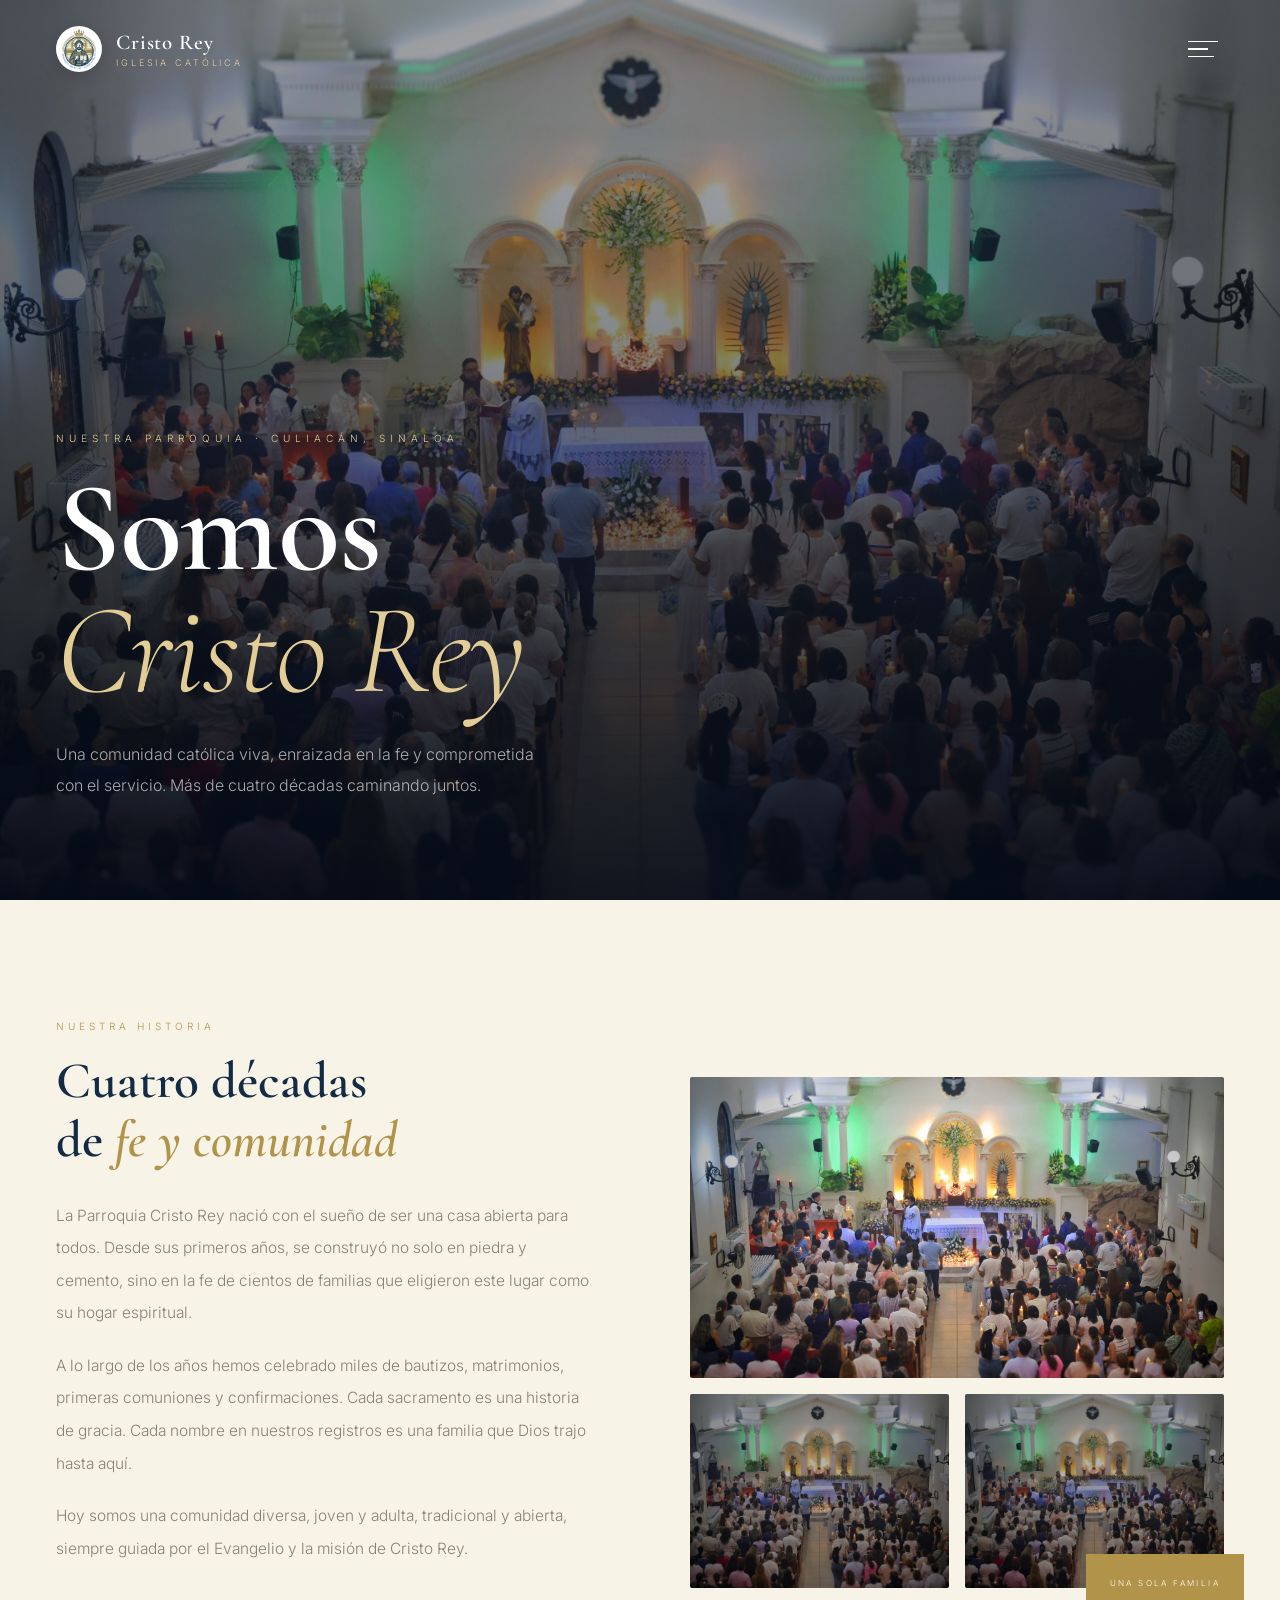
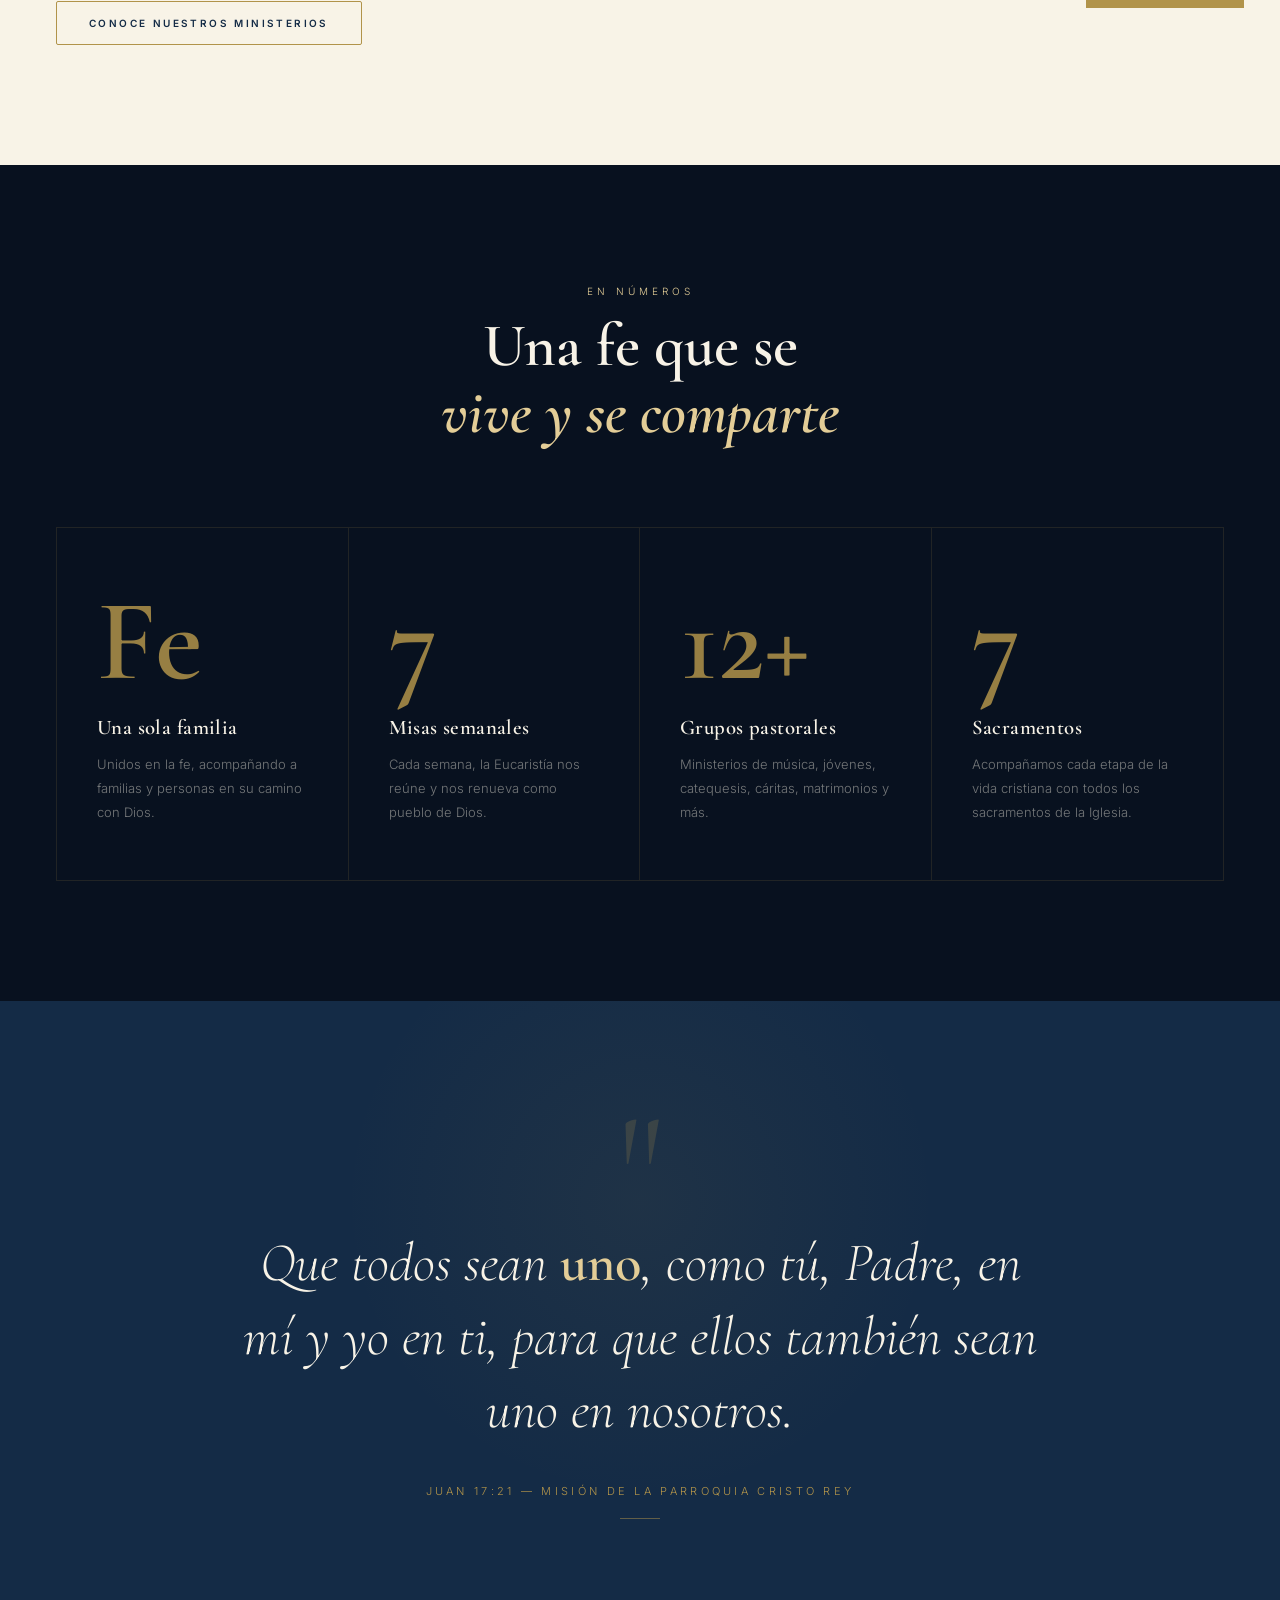
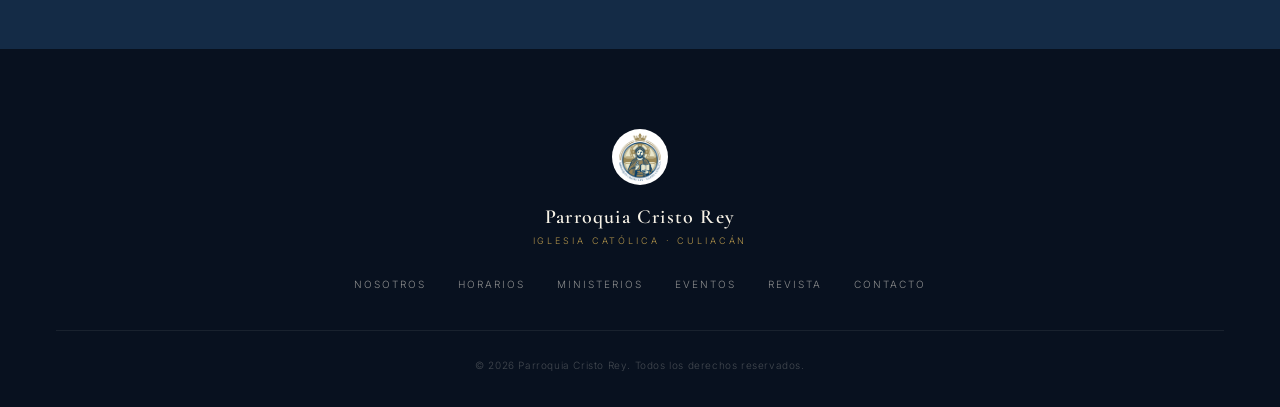
<file: nosotros.html>
<!DOCTYPE html>
<html lang="es">
<head>
  <meta charset="UTF-8"/>
  <meta name="viewport" content="width=device-width, initial-scale=1.0"/>
  <title>Nosotros — Parroquia Cristo Rey</title>
  <meta name="description" content="Conoce la historia, misión y comunidad de la Parroquia Cristo Rey en Culiacán, Sinaloa."/>
  <link href="https://fonts.googleapis.com/css2?family=Cormorant+Garamond:ital,wght@0,300;0,400;0,500;0,600;1,300;1,400;1,600&family=Inter:wght@300;400;500;600;700;800;900&display=swap" rel="stylesheet"/>
  <style>
    *, *::before, *::after { box-sizing: border-box; margin: 0; padding: 0; }
    :root {
      --navy: #142b46; --navy2: #08111f; --black: #050c18;
      --gold: #b1934a; --gold2: #e3cd97;
      --cream: #f8f3e7; --paper: #efe6d2; --ink: #1a2230;
      --mid: #8a8175; --line: rgba(177,147,74,0.22); --white: #ffffff;
    }
    html { scroll-behavior: smooth; }
    body { font-family: 'Inter', sans-serif; font-weight: 300; color: var(--ink); background: var(--cream); overflow-x: hidden; }
    img { max-width: 100%; display: block; }
    a { text-decoration: none; }

    /* REVEAL */
    .reveal { opacity: 0; transform: translateY(32px); transition: opacity 0.9s ease, transform 0.9s ease; }
    .reveal.in { opacity: 1; transform: translateY(0); }
    .reveal-left { opacity: 0; transform: translateX(-48px); transition: opacity 0.9s ease, transform 0.9s ease; }
    .reveal-right { opacity: 0; transform: translateX(48px); transition: opacity 0.9s ease, transform 0.9s ease; }
    .reveal-left.in, .reveal-right.in { opacity: 1; transform: none; }

    /* HEADER */
    header {
      position: fixed; top: 0; left: 0; right: 0; z-index: 1001;
      display: flex; align-items: center; justify-content: space-between;
      padding: 26px 56px;
      transition: background 0.4s ease, padding 0.4s ease, box-shadow 0.4s ease, border-color 0.4s ease;
      border-bottom: 1px solid transparent;
    }
    header.solid {
      background: rgba(248,243,231,0.95); backdrop-filter: blur(10px);
      padding: 16px 56px; border-color: var(--line);
      box-shadow: 0 8px 30px rgba(20,43,70,0.05);
    }
    .brand { display: flex; align-items: center; gap: 14px; color: var(--white); transition: color 0.4s; }
    header.solid .brand { color: var(--navy); }
    .brand-logo {
      width: 46px; height: 46px; border-radius: 50%;
      background: var(--white); display: flex; align-items: center; justify-content: center;
      flex-shrink: 0; overflow: hidden; padding: 3px; box-shadow: 0 4px 18px rgba(0,0,0,0.18);
    }
    .brand-logo img { width: 100%; height: 100%; object-fit: contain; }
    .brand-text { display: flex; flex-direction: column; line-height: 1.25; }
    .brand-text .name { font-family: 'Cormorant Garamond', serif; font-weight: 600; font-size: 21px; letter-spacing: 0.04em; }
    .brand-text .sub { font-size: 9px; letter-spacing: 0.32em; text-transform: uppercase; color: var(--gold2); }
    header.solid .brand-text .sub { color: var(--gold); }
    .menu-btn {
      display: flex; flex-direction: column; justify-content: center; gap: 6px;
      background: none; border: none; cursor: pointer; padding: 6px; z-index: 1001;
      color: var(--white); transition: color 0.4s;
    }
    header.solid .menu-btn { color: var(--navy); }
    .menu-btn span { display: block; height: 1.5px; background: currentColor; transition: width 0.4s ease, transform 0.4s ease, opacity 0.3s ease; }
    .menu-btn span:nth-child(1) { width: 30px; }
    .menu-btn span:nth-child(2) { width: 20px; }
    .menu-btn span:nth-child(3) { width: 26px; }
    .menu-btn.open span:nth-child(1) { width: 26px; transform: translateY(7.5px) rotate(45deg); }
    .menu-btn.open span:nth-child(2) { opacity: 0; width: 0; }
    .menu-btn.open span:nth-child(3) { width: 26px; transform: translateY(-7.5px) rotate(-45deg); }

    /* NAV OVERLAY */
    .nav-overlay {
      position: fixed; inset: 0; z-index: 1000;
      display: grid; grid-template-columns: 1fr 400px;
      pointer-events: none; overflow: hidden;
    }
    .nav-panel-left {
      background: var(--black); display: flex; flex-direction: column;
      justify-content: center; padding: 100px 72px 80px;
      transform: translateX(-100%); transition: transform 0.72s cubic-bezier(0.76,0,0.24,1);
    }
    .nav-panel-right {
      position: relative; overflow: hidden;
      transform: translateX(100%); transition: transform 0.72s cubic-bezier(0.76,0,0.24,1) 0.06s;
    }
    .nav-panel-right::before {
      content: ''; position: absolute; inset: 0;
      background: linear-gradient(135deg, #0d1e36 0%, #1a3875 40%, #b1934a 80%, #e8a020 100%); z-index: 0;
    }
    .nav-panel-right-inner { position: relative; z-index: 1; height: 100%; display: flex; flex-direction: column; justify-content: flex-end; padding: 48px 44px; }
    .nav-overlay.open { pointer-events: all; }
    .nav-overlay.open .nav-panel-left { transform: translateX(0); }
    .nav-overlay.open .nav-panel-right { transform: translateX(0); }
    .nav-links { list-style: none; }
    .nav-links li { opacity: 0; transform: translateY(24px); transition: opacity 0.5s ease, transform 0.5s ease; }
    .nav-overlay.open .nav-links li:nth-child(1) { opacity:1; transform:none; transition-delay:0.30s; }
    .nav-overlay.open .nav-links li:nth-child(2) { opacity:1; transform:none; transition-delay:0.38s; }
    .nav-overlay.open .nav-links li:nth-child(3) { opacity:1; transform:none; transition-delay:0.46s; }
    .nav-overlay.open .nav-links li:nth-child(4) { opacity:1; transform:none; transition-delay:0.54s; }
    .nav-overlay.open .nav-links li:nth-child(5) { opacity:1; transform:none; transition-delay:0.62s; }
    .nav-overlay.open .nav-links li:nth-child(6) { opacity:1; transform:none; transition-delay:0.70s; }
    .nav-links a {
      display: block; font-family: 'Cormorant Garamond', serif;
      font-size: clamp(2.8rem, 5.5vw, 4.4rem); font-weight: 600; line-height: 1.1;
      color: rgba(248,243,231,0.18); padding: 10px 0; letter-spacing: 0.02em;
      transition: color 0.3s, letter-spacing 0.4s; position: relative;
    }
    .nav-links a:hover { color: var(--cream); letter-spacing: 0.06em; }
    .nav-links a span { display: inline-block; position: relative; }
    .nav-links a span::after { content: ''; position: absolute; left: 0; bottom: -2px; width: 0; height: 1px; background: var(--gold); transition: width 0.4s ease; }
    .nav-links a:hover span::after { width: 100%; }
    .nav-links a.active-page { color: var(--gold2); }
    .nav-bottom { margin-top: 48px; padding-top: 28px; border-top: 1px solid rgba(177,147,74,0.2); display: flex; gap: 40px; opacity: 0; transition: opacity 0.5s ease 0.75s; }
    .nav-overlay.open .nav-bottom { opacity: 1; }
    .nav-bottom-item { font-size: 11px; letter-spacing: 0.2em; text-transform: uppercase; color: rgba(248,243,231,0.35); line-height: 1.8; }
    .nav-bottom-item strong { display: block; color: rgba(248,243,231,0.65); font-weight: 500; margin-bottom: 4px; }
    .nav-event-badge { display: inline-block; background: var(--gold); color: var(--white); font-size: 9px; font-weight: 600; letter-spacing: 0.24em; text-transform: uppercase; padding: 5px 12px; margin-bottom: 20px; opacity: 0; transform: translateY(16px); transition: opacity 0.5s ease 0.6s, transform 0.5s ease 0.6s; }
    .nav-event-title { font-family: 'Cormorant Garamond', serif; font-size: clamp(2.4rem, 4vw, 3.6rem); font-weight: 600; line-height: 1.1; color: var(--white); margin-bottom: 16px; opacity: 0; transform: translateY(16px); transition: opacity 0.5s ease 0.68s, transform 0.5s ease 0.68s; }
    .nav-event-meta { font-size: 12px; letter-spacing: 0.2em; text-transform: uppercase; color: rgba(255,255,255,0.58); margin-bottom: 28px; line-height: 1.9; opacity: 0; transform: translateY(12px); transition: opacity 0.5s ease 0.74s, transform 0.5s ease 0.74s; }
    .nav-event-cta { display: inline-flex; align-items: center; gap: 10px; font-size: 10px; font-weight: 600; letter-spacing: 0.24em; text-transform: uppercase; color: var(--cream); border: 1px solid rgba(255,255,255,0.35); padding: 14px 26px; opacity: 0; transform: translateY(12px); transition: opacity 0.5s ease 0.80s, transform 0.5s ease 0.80s, background 0.3s, border-color 0.3s; }
    .nav-event-cta:hover { background: var(--gold); border-color: var(--gold); }
    .nav-overlay.open .nav-event-badge, .nav-overlay.open .nav-event-title, .nav-overlay.open .nav-event-meta, .nav-overlay.open .nav-event-cta { opacity: 1; transform: none; }
    .nav-event-deco { position: absolute; top: 0; right: 0; width: 70%; height: 100%; background: radial-gradient(ellipse at top right, rgba(255,255,255,0.06) 0%, transparent 60%); pointer-events: none; }
    .nav-event-number { position: absolute; top: 40px; right: 36px; font-family: 'Cormorant Garamond', serif; font-size: 9rem; font-weight: 600; line-height: 1; color: rgba(255,255,255,0.04); pointer-events: none; letter-spacing: -0.04em; }

    /* PAGE HERO */
    .page-hero {
      position: relative; min-height: 100vh;
      display: flex; align-items: flex-end;
      padding: 0 56px 100px;
      overflow: hidden;
    }
    .page-hero-bg {
      position: absolute; inset: 0;
      background: url('assets/hero.jpeg') center 30% / cover no-repeat;
    }
    .page-hero-bg::after {
      content: ''; position: absolute; inset: 0;
      background: linear-gradient(180deg, rgba(5,12,24,0.3) 0%, rgba(5,12,24,0.5) 40%, rgba(5,12,24,0.92) 100%);
    }
    .page-hero-content { position: relative; z-index: 2; max-width: 900px; }
    .page-hero-eyebrow {
      display: block; font-size: 10px; letter-spacing: 0.5em; text-transform: uppercase;
      color: var(--gold2); margin-bottom: 24px;
      animation: heroIn 0.9s ease 0.3s both;
    }
    .page-hero h1 {
      font-family: 'Cormorant Garamond', serif;
      font-size: clamp(4rem, 10vw, 9rem);
      font-weight: 600; line-height: 0.95;
      color: var(--white); letter-spacing: -0.01em;
      animation: heroIn 0.9s ease 0.5s both;
    }
    .page-hero h1 em {
      font-style: italic; font-weight: 300;
      color: var(--gold2); display: block;
    }
    .page-hero-sub {
      font-size: 16px; line-height: 1.9; color: rgba(255,255,255,0.65);
      max-width: 480px; margin-top: 28px;
      animation: heroIn 0.9s ease 0.7s both;
    }
    @keyframes heroIn { from { opacity: 0; transform: translateY(28px); } to { opacity: 1; transform: none; } }

    /* SECTIONS */
    section { padding: 120px 56px; position: relative; }
    .container { max-width: 1180px; margin: 0 auto; }

    /* HISTORIA */
    .historia {
      background: var(--cream);
      display: grid; grid-template-columns: 1fr 1fr; gap: 100px; align-items: center;
    }
    .historia-text .label {
      font-size: 10px; letter-spacing: 0.4em; text-transform: uppercase;
      color: var(--gold); margin-bottom: 20px; display: block;
    }
    .historia-text h2 {
      font-family: 'Cormorant Garamond', serif; font-weight: 600;
      font-size: clamp(2.2rem, 4vw, 3.2rem); line-height: 1.15;
      color: var(--navy); margin-bottom: 30px;
    }
    .historia-text h2 em { font-style: italic; color: var(--gold); }
    .historia-text p {
      font-size: 15.5px; line-height: 2.1; color: var(--mid); margin-bottom: 20px;
    }
    .historia-photos { display: grid; grid-template-columns: 1fr 1fr; gap: 16px; position: relative; }
    .historia-photos .photo-main {
      grid-column: span 2; aspect-ratio: 16/9;
      background: url('assets/hero.jpeg') center / cover no-repeat;
      border-radius: 2px;
    }
    .historia-photos .photo-sm {
      aspect-ratio: 4/3;
      background: url('assets/hero.jpeg') center / cover no-repeat;
      border-radius: 2px; filter: brightness(0.7) saturate(0.8);
    }
    .historia-photos .photo-sm:last-child { background-position: center 60%; filter: brightness(0.75); }
    .photo-badge {
      position: absolute; bottom: -20px; right: -20px;
      background: var(--gold); color: var(--white);
      padding: 20px 24px; text-align: center; z-index: 2;
    }
    .photo-badge .num { font-family: 'Cormorant Garamond', serif; font-size: 3rem; font-weight: 600; line-height: 1; }
    .photo-badge .lbl { font-size: 8px; letter-spacing: 0.3em; text-transform: uppercase; margin-top: 4px; }

    /* PILLARS */
    .pillars-sec { background: var(--navy2); padding: 120px 56px; }
    .pillars-head { text-align: center; max-width: 600px; margin: 0 auto 80px; }
    .pillars-head .label { font-size: 10px; letter-spacing: 0.4em; text-transform: uppercase; color: var(--gold2); margin-bottom: 16px; display: block; }
    .pillars-head h2 { font-family: 'Cormorant Garamond', serif; font-weight: 600; font-size: clamp(2.4rem, 5vw, 3.8rem); color: var(--cream); line-height: 1.1; }
    .pillars-head h2 em { font-style: italic; color: var(--gold2); }
    .pillars-grid { display: grid; grid-template-columns: repeat(4, 1fr); gap: 0; border: 1px solid rgba(177,147,74,0.15); }
    .pillar {
      padding: 56px 40px; border-right: 1px solid rgba(177,147,74,0.15);
      position: relative; overflow: hidden;
      transition: background 0.35s;
    }
    .pillar:last-child { border-right: none; }
    .pillar:hover { background: rgba(177,147,74,0.05); }
    .pillar-num {
      font-family: 'Cormorant Garamond', serif; font-weight: 600;
      font-size: clamp(5rem, 9vw, 7.5rem); line-height: 1;
      color: var(--gold); display: block; margin-bottom: 16px;
      opacity: 0.85;
    }
    .pillar-title {
      font-family: 'Cormorant Garamond', serif; font-size: 1.3rem; font-weight: 600;
      color: var(--cream); margin-bottom: 12px; letter-spacing: 0.02em;
    }
    .pillar-desc { font-size: 13px; line-height: 1.85; color: rgba(248,243,231,0.45); }
    .pillar::after {
      content: ''; position: absolute; top: 0; left: 0;
      height: 2px; width: 0; background: var(--gold);
      transition: width 0.5s ease;
    }
    .pillar:hover::after { width: 100%; }

    /* QUOTE */
    .quote-sec { background: var(--navy); padding: 130px 56px; text-align: center; position: relative; overflow: hidden; }
    .quote-sec::before { content: ''; position: absolute; top: -100px; left: 50%; transform: translateX(-50%); width: 600px; height: 600px; border-radius: 50%; background: radial-gradient(circle, rgba(177,147,74,0.07) 0%, transparent 70%); }
    .quote-mark {
      font-family: 'Cormorant Garamond', serif; font-size: 10rem;
      line-height: 0.5; color: var(--gold); opacity: 0.2;
      display: block; margin-bottom: 16px; position: relative; z-index: 1;
    }
    blockquote {
      font-family: 'Cormorant Garamond', serif; font-style: italic; font-weight: 300;
      font-size: clamp(2rem, 4.5vw, 3.4rem); line-height: 1.35;
      color: var(--cream); max-width: 820px; margin: 0 auto;
      position: relative; z-index: 1;
    }
    blockquote em { color: var(--gold2); font-style: normal; font-weight: 600; }
    .quote-source {
      font-size: 11px; letter-spacing: 0.3em; text-transform: uppercase;
      color: var(--gold); margin-top: 36px; display: block;
      position: relative; z-index: 1;
    }
    .quote-line { width: 40px; height: 1px; background: var(--gold); margin: 20px auto 0; opacity: 0.5; }

    /* TEAM */
    .team-sec { background: var(--cream); padding: 120px 56px; }
    .team-head { max-width: 560px; margin-bottom: 72px; }
    .team-head .label { font-size: 10px; letter-spacing: 0.4em; text-transform: uppercase; color: var(--gold); margin-bottom: 16px; display: block; }
    .team-head h2 { font-family: 'Cormorant Garamond', serif; font-weight: 600; font-size: clamp(2.2rem, 4vw, 3.2rem); line-height: 1.15; color: var(--navy); }
    .team-head h2 em { font-style: italic; color: var(--gold); }
    .team-grid { display: grid; grid-template-columns: repeat(3, 1fr); gap: 40px; }
    .team-card {
      border: 1px solid var(--line); border-radius: 2px; overflow: hidden;
      transition: transform 0.3s, box-shadow 0.3s;
    }
    .team-card:hover { transform: translateY(-6px); box-shadow: 0 20px 50px rgba(20,43,70,0.10); }
    .team-card-img {
      aspect-ratio: 3/4;
      background: url('assets/hero.jpeg') center / cover no-repeat;
      position: relative;
    }
    .team-card-img:nth-child(1) { background-position: center 20%; }
    .team-card-img::after { content: ''; position: absolute; inset: 0; background: linear-gradient(180deg, transparent 60%, rgba(5,12,24,0.45) 100%); }
    .team-card-body { padding: 24px 28px 28px; background: var(--white); }
    .team-card-role { font-size: 9px; letter-spacing: 0.36em; text-transform: uppercase; color: var(--gold); margin-bottom: 8px; }
    .team-card-name { font-family: 'Cormorant Garamond', serif; font-weight: 600; font-size: 1.4rem; color: var(--navy); margin-bottom: 10px; }
    .team-card-bio { font-size: 13px; line-height: 1.85; color: var(--mid); }

    /* BTN */
    .btn {
      display: inline-block; font-size: 10px; font-weight: 600;
      letter-spacing: 0.24em; text-transform: uppercase; padding: 15px 32px;
      border: 1px solid transparent; border-radius: 2px;
      transition: all 0.25s; cursor: pointer;
    }
    .btn-gold { background: var(--gold); color: var(--white); border-color: var(--gold); }
    .btn-gold:hover { background: transparent; color: var(--gold); }
    .btn-line { border-color: var(--gold); color: var(--navy); }
    .btn-line:hover { background: var(--navy); color: var(--cream); border-color: var(--navy); }
    .btn-cream { border-color: rgba(248,243,231,0.4); color: var(--cream); }
    .btn-cream:hover { background: rgba(248,243,231,0.1); border-color: var(--gold2); }

    /* FOOTER */
    footer { background: var(--navy2); color: rgba(248,243,231,0.55); padding: 80px 56px 36px; text-align: center; }
    .footer-logo { width: 56px; height: 56px; border-radius: 50%; background: var(--white); margin: 0 auto 20px; display: flex; align-items: center; justify-content: center; padding: 4px; }
    .footer-logo img { width: 100%; height: 100%; object-fit: contain; }
    footer .fname { font-family: 'Cormorant Garamond', serif; font-weight: 600; font-size: 20px; color: var(--cream); letter-spacing: 0.06em; margin-bottom: 6px; }
    footer .ftag { font-size: 9px; letter-spacing: 0.32em; text-transform: uppercase; color: var(--gold); margin-bottom: 32px; }
    .footer-nav { display: flex; gap: 32px; justify-content: center; flex-wrap: wrap; margin-bottom: 40px; }
    .footer-nav a { font-size: 10px; letter-spacing: 0.2em; text-transform: uppercase; color: rgba(248,243,231,0.55); transition: color 0.2s; }
    .footer-nav a:hover { color: var(--gold2); }
    footer .copy { font-size: 10px; letter-spacing: 0.06em; color: rgba(248,243,231,0.25); padding-top: 28px; border-top: 1px solid rgba(248,243,231,0.07); }

    /* RESPONSIVE */
    @media (max-width: 860px) {
      header { padding: 20px 24px; }
      header.solid { padding: 14px 24px; }
      .page-hero { padding: 0 24px 72px; }
      section { padding: 80px 24px; }
      .historia { grid-template-columns: 1fr; gap: 48px; }
      .pillars-grid { grid-template-columns: repeat(2, 1fr); }
      .pillar { border-bottom: 1px solid rgba(177,147,74,0.15); }
      .team-grid { grid-template-columns: 1fr 1fr; }
      .nav-overlay { grid-template-columns: 1fr; }
      .nav-panel-right { display: none; }
      .nav-panel-left { padding: 100px 36px 70px; }
      footer { padding: 60px 24px 28px; }
    }
    @media (max-width: 580px) {
      .pillars-grid { grid-template-columns: 1fr; }
      .team-grid { grid-template-columns: 1fr; }
      .historia-photos .photo-sm { display: none; }
    }
  </style>
</head>
<body>

<!-- HEADER -->
<header id="header">
  <a class="brand" href="index.html">
    <span class="brand-logo"><img src="assets/logo.png" alt="Parroquia Cristo Rey"/></span>
    <span class="brand-text">
      <span class="name">Cristo Rey</span>
      <span class="sub">Iglesia Católica</span>
    </span>
  </a>
  <button class="menu-btn" id="menuBtn" aria-label="Abrir menú" aria-expanded="false">
    <span></span><span></span><span></span>
  </button>
</header>

<!-- NAV OVERLAY -->
<div class="nav-overlay" id="navOverlay" role="dialog" aria-label="Navegación principal" aria-hidden="true">
  <div class="nav-panel-left">
    <ul class="nav-links">
      <li><a href="nosotros.html" class="active-page"><span>Nosotros</span></a></li>
      <li><a href="horarios.html"><span>Horarios</span></a></li>
      <li><a href="ministerios.html"><span>Ministerios</span></a></li>
      <li><a href="eventos.html"><span>Eventos</span></a></li>
      <li><a href="blog/index.html"><span>Revista</span></a></li>
      <li><a href="contacto.html"><span>Contacto</span></a></li>
    </ul>
    <div class="nav-bottom">
      <div class="nav-bottom-item"><strong>Dirección</strong>Parroquia Cristo Rey<br>Culiacán, Sinaloa</div>
      <div class="nav-bottom-item"><strong>Horario de oficina</strong>Mar – Sáb · 9:00 – 13:00</div>
    </div>
  </div>
  <div class="nav-panel-right">
    <div class="nav-event-deco"></div>
    <div class="nav-event-number">26</div>
    <div class="nav-panel-right-inner">
      <span class="nav-event-badge">Inscripciones abiertas</span>
      <div class="nav-event-title">Verano<br>con el Rey</div>
      <div class="nav-event-meta">Talleres · Arte · Ciencia · Deporte<br>20 – 24 de Julio · 9:00 A.M. – 12:00 P.M.<br>Niños 6–12 años · $70 por día</div>
      <a class="nav-event-cta" href="eventos.html">Ver evento <svg width="14" height="10" viewBox="0 0 14 10" fill="none" stroke="currentColor" stroke-width="1.5"><path d="M1 5h12M8 1l5 4-5 4"/></svg></a>
    </div>
  </div>
</div>

<!-- PAGE HERO -->
<section class="page-hero">
  <div class="page-hero-bg"></div>
  <div class="page-hero-content">
    <span class="page-hero-eyebrow">Nuestra Parroquia · Culiacán, Sinaloa</span>
    <h1>Somos<br/><em>Cristo Rey</em></h1>
    <p class="page-hero-sub">Una comunidad católica viva, enraizada en la fe y comprometida con el servicio. Más de cuatro décadas caminando juntos.</p>
  </div>
</section>

<!-- HISTORIA -->
<section style="background:var(--cream); padding:120px 56px;">
  <div class="container historia">
    <div class="historia-text reveal-left">
      <span class="label">Nuestra Historia</span>
      <h2>Cuatro décadas<br/>de <em>fe y comunidad</em></h2>
      <p>La Parroquia Cristo Rey nació con el sueño de ser una casa abierta para todos. Desde sus primeros años, se construyó no solo en piedra y cemento, sino en la fe de cientos de familias que eligieron este lugar como su hogar espiritual.</p>
      <p>A lo largo de los años hemos celebrado miles de bautizos, matrimonios, primeras comuniones y confirmaciones. Cada sacramento es una historia de gracia. Cada nombre en nuestros registros es una familia que Dios trajo hasta aquí.</p>
      <p>Hoy somos una comunidad diversa, joven y adulta, tradicional y abierta, siempre guiada por el Evangelio y la misión de Cristo Rey.</p>
      <a class="btn btn-line" href="ministerios.html" style="margin-top:16px;">Conoce nuestros ministerios</a>
    </div>
    <div class="historia-photos reveal-right">
      <div class="photo-main"></div>
      <div class="photo-sm"></div>
      <div class="photo-sm"></div>
      <div class="photo-badge">
        <div class="lbl">Una sola familia</div>
      </div>
    </div>
  </div>
</section>

<!-- PILLARS -->
<section class="pillars-sec">
  <div class="container">
    <div class="pillars-head reveal">
      <span class="label">En números</span>
      <h2>Una fe que se<br/><em>vive y se comparte</em></h2>
    </div>
    <div class="pillars-grid reveal">
      <div class="pillar">
        <span class="pillar-num">Fe</span>
        <div class="pillar-title">Una sola familia</div>
        <div class="pillar-desc">Unidos en la fe, acompañando a familias y personas en su camino con Dios.</div>
      </div>
      <div class="pillar">
        <span class="pillar-num">7</span>
        <div class="pillar-title">Misas semanales</div>
        <div class="pillar-desc">Cada semana, la Eucaristía nos reúne y nos renueva como pueblo de Dios.</div>
      </div>
      <div class="pillar">
        <span class="pillar-num">12+</span>
        <div class="pillar-title">Grupos pastorales</div>
        <div class="pillar-desc">Ministerios de música, jóvenes, catequesis, cáritas, matrimonios y más.</div>
      </div>
      <div class="pillar">
        <span class="pillar-num">7</span>
        <div class="pillar-title">Sacramentos</div>
        <div class="pillar-desc">Acompañamos cada etapa de la vida cristiana con todos los sacramentos de la Iglesia.</div>
      </div>
    </div>
  </div>
</section>

<!-- QUOTE -->
<section class="quote-sec">
  <div class="container">
    <div class="reveal">
      <span class="quote-mark">"</span>
      <blockquote>
        Que todos sean <em>uno</em>, como tú, Padre, en mí y yo en ti, para que ellos también sean uno en nosotros.
      </blockquote>
      <span class="quote-source">Juan 17:21 — Misión de la Parroquia Cristo Rey</span>
      <div class="quote-line"></div>
    </div>
  </div>
</section>

<!-- FOOTER -->
<footer>
  <div class="footer-logo"><img src="assets/logo.png" alt="Parroquia Cristo Rey"/></div>
  <div class="fname">Parroquia Cristo Rey</div>
  <div class="ftag">Iglesia Católica · Culiacán</div>
  <div class="footer-nav">
    <a href="nosotros.html">Nosotros</a>
    <a href="horarios.html">Horarios</a>
    <a href="ministerios.html">Ministerios</a>
    <a href="eventos.html">Eventos</a>
    <a href="blog/index.html">Revista</a>
    <a href="contacto.html">Contacto</a>
  </div>
  <div class="copy">© 2026 Parroquia Cristo Rey. Todos los derechos reservados.</div>
</footer>

<script>
  const header = document.getElementById('header');
  const onScroll = () => header.classList.toggle('solid', window.scrollY > 60);
  window.addEventListener('scroll', onScroll); onScroll();

  (function() {
    const btn = document.getElementById('menuBtn');
    const overlay = document.getElementById('navOverlay');
    function openNav() { overlay.classList.add('open'); overlay.setAttribute('aria-hidden','false'); btn.classList.add('open'); btn.setAttribute('aria-expanded','true'); document.body.style.overflow='hidden'; }
    function closeNav() { overlay.classList.remove('open'); overlay.setAttribute('aria-hidden','true'); btn.classList.remove('open'); btn.setAttribute('aria-expanded','false'); document.body.style.overflow=''; }
    btn.addEventListener('click', () => overlay.classList.contains('open') ? closeNav() : openNav());
    overlay.querySelectorAll('a').forEach(a => a.addEventListener('click', closeNav));
    document.addEventListener('keydown', e => { if (e.key === 'Escape') closeNav(); });
  })();

  const reveals = document.querySelectorAll('.reveal, .reveal-left, .reveal-right');
  const io = new IntersectionObserver(entries => { entries.forEach(e => { if (e.isIntersecting) e.target.classList.add('in'); }); }, { threshold: 0.1 });
  reveals.forEach(el => io.observe(el));
</script>
</body>
</html>
</file>
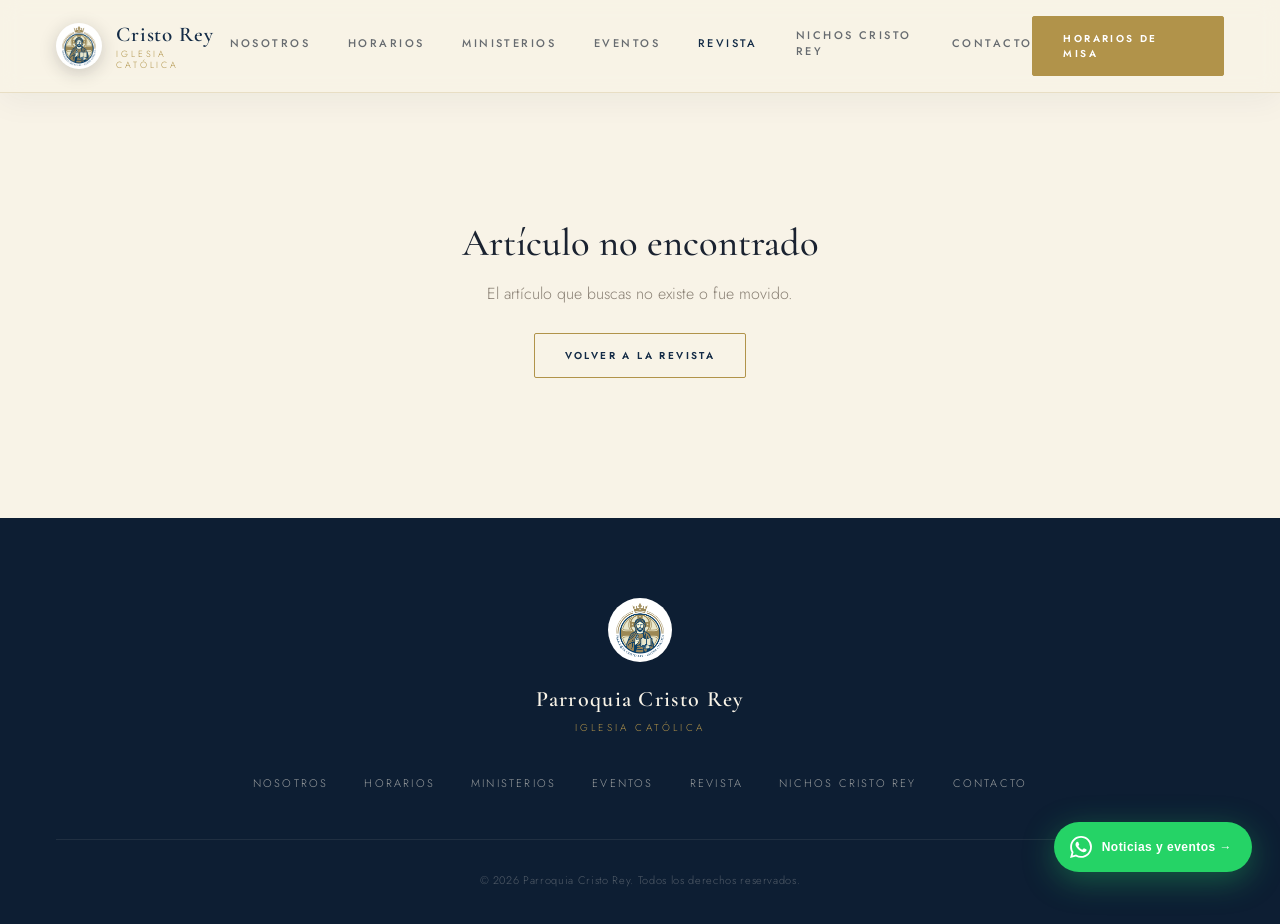
<file: blog/post.html>
<!DOCTYPE html>
<html lang="es">
<head>
  <meta charset="UTF-8"/>
  <meta name="viewport" content="width=device-width, initial-scale=1.0"/>
  <title>Revista — Parroquia Cristo Rey</title>
  <!-- Favicon -->
  <link rel="icon" type="image/png" href="../assets/logo.png"/>
  <link rel="apple-touch-icon" href="../assets/logo.png"/>
  <!-- Open Graph -->
  <meta property="og:site_name" content="Parroquia Cristo Rey"/>
  <meta property="og:locale" content="es_MX"/>
  <meta property="og:image" content="/TNY-Media/assets/hero.jpeg"/>
  <link href="https://fonts.googleapis.com/css2?family=Cormorant+Garamond:ital,wght@0,300;0,400;0,500;0,600;1,400&family=Jost:wght@200;300;400;500;600&display=swap" rel="stylesheet"/>
  <link rel="stylesheet" href="../assets/site.css"/>
  <style>
    .article-hero {
      position: relative;
      min-height: 56vh;
      display: flex;
      align-items: flex-end;
      padding: 180px 56px 70px;
      background: linear-gradient(135deg, var(--navy), var(--gold));
      background-size: cover;
      background-position: center;
    }
    .article-hero::after {
      content: '';
      position: absolute;
      inset: 0;
      background: linear-gradient(180deg, rgba(13,30,51,0.25) 0%, rgba(13,30,51,0.85) 100%);
    }
    .article-hero-inner {
      position: relative;
      z-index: 2;
      max-width: 820px;
      margin: 0 auto;
      width: 100%;
      color: var(--cream);
    }
    .article-hero .tag {
      font-size: 11px;
      letter-spacing: 0.36em;
      text-transform: uppercase;
      color: var(--gold2);
      margin-bottom: 18px;
    }
    .article-hero h1 {
      font-weight: 500;
      font-size: clamp(2.2rem, 5.5vw, 3.8rem);
      line-height: 1.15;
      margin-bottom: 18px;
    }
    .article-hero .meta {
      font-size: 12px;
      letter-spacing: 0.18em;
      text-transform: uppercase;
      color: rgba(248,243,231,0.7);
    }

    .article-body {
      max-width: 700px;
      margin: 0 auto;
      padding: 70px 56px 60px;
    }
    .article-body p {
      font-size: 18px;
      line-height: 2.05;
      color: var(--ink);
      margin-bottom: 26px;
      font-weight: 300;
    }
    .article-body p:first-of-type::first-letter {
      font-family: 'Cormorant Garamond', serif;
      font-size: 4.4rem;
      font-weight: 600;
      color: var(--gold);
      float: left;
      line-height: 0.85;
      margin: 8px 14px 0 0;
    }
    .article-body h2, .article-body h3 {
      font-weight: 600;
      margin: 40px 0 18px;
      line-height: 1.25;
    }
    .article-body h2 { font-size: 2rem; }
    .article-body h3 { font-size: 1.5rem; }
    .article-body blockquote {
      font-family: 'Cormorant Garamond', serif;
      font-style: italic;
      font-size: 1.6rem;
      line-height: 1.6;
      color: var(--navy);
      border-left: 2px solid var(--gold);
      padding-left: 28px;
      margin: 36px 0;
    }
    .article-body img {
      width: 100%;
      border-radius: 2px;
      margin: 30px 0;
    }
    .article-body ul, .article-body ol {
      margin: 0 0 26px 1.4em;
      font-size: 17px;
      line-height: 1.95;
      color: var(--ink);
    }
    .article-body a { color: var(--navy); border-bottom: 1px solid var(--gold); text-decoration: none; }

    .article-nav {
      max-width: 700px;
      margin: 0 auto;
      padding: 0 56px 100px;
      display: flex;
      justify-content: space-between;
      align-items: center;
      border-top: 1px solid var(--line);
      padding-top: 32px;
    }
    .article-nav a {
      font-size: 11px;
      font-weight: 600;
      letter-spacing: 0.24em;
      text-transform: uppercase;
      text-decoration: none;
      color: var(--navy);
      border-bottom: 1px solid var(--gold);
      padding-bottom: 4px;
    }
    .article-nav a:hover { color: var(--gold); }

    .not-found {
      padding: 220px 24px 140px;
      text-align: center;
    }
    .not-found h1 { font-size: 2.4rem; font-weight: 500; margin-bottom: 16px; }
    .not-found p { color: var(--mid); margin-bottom: 28px; }

    @media (max-width: 700px) {
      .article-hero { padding: 140px 24px 48px; }
      .article-body { padding: 48px 24px 40px; }
      .article-nav { padding: 0 24px 70px; }
    }

    /* WHATSAPP FLOAT */
    .wa-float {
      position: fixed;
      bottom: 28px;
      right: 28px;
      z-index: 999;
      display: flex;
      align-items: center;
      gap: 10px;
      background: #25D366;
      color: #fff;
      border-radius: 50px;
      padding: 14px 20px 14px 16px;
      box-shadow: 0 8px 32px rgba(37,211,102,0.35);
      text-decoration: none;
      font-family: 'Inter', sans-serif;
      font-size: 12px;
      font-weight: 600;
      letter-spacing: 0.04em;
      transition: transform 0.25s, box-shadow 0.25s;
      animation: waIn 0.6s ease 1.5s both;
    }
    .wa-float:hover { transform: translateY(-3px); box-shadow: 0 14px 40px rgba(37,211,102,0.45); }
    @keyframes waIn { from { opacity:0; transform:translateY(20px); } to { opacity:1; transform:translateY(0); } }
    .wa-float svg { width: 22px; height: 22px; fill: #fff; flex-shrink: 0; }
    .wa-float-label { white-space: nowrap; }
    @media (max-width: 600px) {
      .wa-float { padding: 11px 14px 11px 12px; bottom: 18px; right: 14px; font-size: 11px; gap: 8px; }
      .wa-float svg { width: 20px; height: 20px; }
    }
  </style>
</head>
<body>

<!-- HEADER -->
<header class="site-header always-solid" id="header">
  <a class="brand" href="../">
    <span class="brand-logo"><img src="../assets/logo.png" alt="Parroquia Cristo Rey"/></span>
    <span class="brand-text">
      <span class="name">Cristo Rey</span>
      <span class="sub">Iglesia Católica</span>
    </span>
  </a>
  <nav class="main-nav">
    <a href="../#nosotros">Nosotros</a>
    <a href="../#horarios">Horarios</a>
    <a href="../#ministerios">Ministerios</a>
    <a href="../#eventos">Eventos</a>
    <a href="index.html" class="active">Revista</a>
    <a href="https://nichoscristorey.com/" target="_blank" rel="noopener">Nichos Cristo Rey</a>
    <a href="../#contacto">Contacto</a>
  </nav>
  <a class="btn btn-gold" href="../#horarios">Horarios de Misa</a>
</header>

<main id="article-root"></main>

<!-- FOOTER -->
<footer class="site-footer">
  <div class="footer-logo"><img src="../assets/logo.png" alt="Parroquia Cristo Rey"/></div>
  <div class="name">Parroquia Cristo Rey</div>
  <div class="tag">Iglesia Católica</div>
  <div class="footer-nav">
    <a href="../#nosotros">Nosotros</a>
    <a href="../#horarios">Horarios</a>
    <a href="../#ministerios">Ministerios</a>
    <a href="../#eventos">Eventos</a>
    <a href="index.html">Revista</a>
    <a href="https://nichoscristorey.com/" target="_blank" rel="noopener">Nichos Cristo Rey</a>
    <a href="../#contacto">Contacto</a>
  </div>
  <div class="copy">© 2026 Parroquia Cristo Rey. Todos los derechos reservados.</div>
</footer>

<script src="../assets/site.js"></script>
<script>
  function fmtDate(iso) {
    const d = new Date(iso + 'T00:00:00');
    return d.toLocaleDateString('es-ES', { day: 'numeric', month: 'long', year: 'numeric' });
  }

  const slug = new URLSearchParams(window.location.search).get('slug');
  const root = document.getElementById('article-root');

  fetch('../assets/blog/posts.json')
    .then(r => r.json())
    .then(posts => {
      const post = posts.find(p => p.slug === slug && p.status !== 'draft' && p.status !== 'trash');
      if (!post) {
        root.innerHTML = `
          <div class="not-found">
            <h1>Artículo no encontrado</h1>
            <p>El artículo que buscas no existe o fue movido.</p>
            <a class="btn btn-line" href="index.html">Volver a la Revista</a>
          </div>`;
        return;
      }

      document.title = post.title + ' — Revista Cristo Rey';

      const heroStyle = post.cover
        ? `background-image:url('${post.cover}')`
        : '';

      root.innerHTML = `
        <section class="article-hero" style="${heroStyle}">
          <div class="article-hero-inner">
            <div class="tag">${post.category}</div>
            <h1>${post.title}</h1>
            <div class="meta">${fmtDate(post.date)} · ${post.author}</div>
          </div>
        </section>
        <article class="article-body">${post.content}</article>
        <div class="article-nav">
          <a href="index.html">← Volver a la Revista</a>
        </div>`;
    })
    .catch(() => {
      root.innerHTML = `
        <div class="not-found">
          <h1>No se pudo cargar el artículo</h1>
          <a class="btn btn-line" href="index.html">Volver a la Revista</a>
        </div>`;
    });
</script>


<!-- WHATSAPP FLOAT -->
<a class="wa-float" href="https://whatsapp.com/channel/0029Vb7XLd34yltYBiUqMq2r" target="_blank" rel="noopener" aria-label="Seguir canal de WhatsApp">
  <svg viewBox="0 0 24 24" xmlns="http://www.w3.org/2000/svg"><path d="M17.472 14.382c-.297-.149-1.758-.867-2.03-.967-.273-.099-.471-.148-.67.15-.197.297-.767.966-.94 1.164-.173.199-.347.223-.644.075-.297-.15-1.255-.463-2.39-1.475-.883-.788-1.48-1.761-1.653-2.059-.173-.297-.018-.458.13-.606.134-.133.298-.347.446-.52.149-.174.198-.298.298-.497.099-.198.05-.371-.025-.52-.075-.149-.669-1.612-.916-2.207-.242-.579-.487-.5-.669-.51-.173-.008-.371-.01-.57-.01-.198 0-.52.074-.792.372-.272.297-1.04 1.016-1.04 2.479 0 1.462 1.065 2.875 1.213 3.074.149.198 2.096 3.2 5.077 4.487.709.306 1.262.489 1.694.625.712.227 1.36.195 1.871.118.571-.085 1.758-.719 2.006-1.413.248-.694.248-1.289.173-1.413-.074-.124-.272-.198-.57-.347m-5.421 7.403h-.004a9.87 9.87 0 01-5.031-1.378l-.361-.214-3.741.982.998-3.648-.235-.374a9.86 9.86 0 01-1.51-5.26c.001-5.45 4.436-9.884 9.888-9.884 2.64 0 5.122 1.03 6.988 2.898a9.825 9.825 0 012.893 6.994c-.003 5.45-4.437 9.884-9.885 9.884m8.413-18.297A11.815 11.815 0 0012.05 0C5.495 0 .16 5.335.157 11.892c0 2.096.547 4.142 1.588 5.945L.057 24l6.305-1.654a11.882 11.882 0 005.683 1.448h.005c6.554 0 11.89-5.335 11.893-11.893a11.821 11.821 0 00-3.48-8.413z"/></svg>
  <span class="wa-float-label">Noticias y eventos →</span>
</a>
</body>
</html>
</file>
<file: assets/site.css>
/* ── Cristo Rey · Shared site styles ── */
*, *::before, *::after { box-sizing: border-box; margin: 0; padding: 0; }

:root {
  --navy:    #142b46;
  --navy2:   #0d1e33;
  --gold:    #b1934a;
  --gold2:   #e3cd97;
  --cream:   #f8f3e7;
  --paper:   #efe6d2;
  --ink:     #1a2230;
  --mid:     #8a8175;
  --line:    rgba(177,147,74,0.22);
  --white:   #ffffff;
}

html { scroll-behavior: smooth; }

body {
  font-family: 'Jost', sans-serif;
  font-weight: 300;
  color: var(--ink);
  background: var(--cream);
  overflow-x: hidden;
}

h1, h2, h3, h4, .serif { font-family: 'Cormorant Garamond', serif; }

img { max-width: 100%; display: block; }

/* ── ORNAMENT ── */
.ornament {
  display: flex;
  align-items: center;
  justify-content: center;
  gap: 14px;
  margin: 0 auto 28px;
}
.ornament .line { width: 48px; height: 1px; background: linear-gradient(90deg, transparent, var(--gold)); }
.ornament .line.r { background: linear-gradient(90deg, var(--gold), transparent); }
.ornament svg { width: 16px; height: 16px; color: var(--gold); flex-shrink: 0; }
.navy-sec .ornament .line,
.dark-sec .ornament .line { background: linear-gradient(90deg, transparent, var(--gold2)); }
.navy-sec .ornament .line.r,
.dark-sec .ornament .line.r { background: linear-gradient(90deg, var(--gold2), transparent); }
.navy-sec .ornament svg,
.dark-sec .ornament svg { color: var(--gold2); }

/* ── REVEAL ── */
.reveal {
  opacity: 0;
  transform: translateY(28px);
  transition: opacity 0.9s ease, transform 0.9s ease;
}
.reveal.in { opacity: 1; transform: translateY(0); }

/* ── HEADER ── */
header.site-header {
  position: fixed;
  top: 0; left: 0; right: 0;
  z-index: 999;
  display: flex;
  align-items: center;
  justify-content: space-between;
  padding: 26px 56px;
  transition: background 0.4s ease, padding 0.4s ease, box-shadow 0.4s ease, border-color 0.4s ease;
  border-bottom: 1px solid transparent;
}

header.site-header.solid,
header.site-header.always-solid {
  background: rgba(248,243,231,0.92);
  backdrop-filter: blur(10px);
  -webkit-backdrop-filter: blur(10px);
  padding: 16px 56px;
  border-color: var(--line);
  box-shadow: 0 8px 30px rgba(20,43,70,0.05);
}

.brand {
  display: flex;
  align-items: center;
  gap: 14px;
  text-decoration: none;
  color: var(--white);
  transition: color 0.4s ease;
}

header.site-header.solid .brand,
header.site-header.always-solid .brand { color: var(--navy); }

.brand-logo {
  width: 46px;
  height: 46px;
  border-radius: 50%;
  background: var(--white);
  display: flex;
  align-items: center;
  justify-content: center;
  flex-shrink: 0;
  overflow: hidden;
  padding: 3px;
  box-shadow: 0 4px 18px rgba(0,0,0,0.18);
}

.brand-logo img { width: 100%; height: 100%; object-fit: contain; }

.brand-text {
  display: flex;
  flex-direction: column;
  line-height: 1.25;
}

.brand-text .name {
  font-family: 'Cormorant Garamond', serif;
  font-weight: 600;
  font-size: 21px;
  letter-spacing: 0.04em;
}

.brand-text .sub {
  font-size: 9px;
  letter-spacing: 0.32em;
  text-transform: uppercase;
  color: var(--gold2);
}

header.site-header.solid .brand-text .sub,
header.site-header.always-solid .brand-text .sub { color: var(--gold); }

nav.main-nav {
  display: flex;
  align-items: center;
  gap: 38px;
}

nav.main-nav a {
  font-size: 11px;
  font-weight: 500;
  letter-spacing: 0.22em;
  text-transform: uppercase;
  text-decoration: none;
  color: rgba(255,255,255,0.85);
  position: relative;
  padding-bottom: 6px;
  transition: color 0.3s;
}

header.site-header.solid nav.main-nav a,
header.site-header.always-solid nav.main-nav a { color: var(--ink); opacity: 0.65; }

nav.main-nav a.active { color: var(--gold); opacity: 1; }
header.site-header.solid nav.main-nav a.active,
header.site-header.always-solid nav.main-nav a.active { color: var(--navy); opacity: 1; }

nav.main-nav a::after {
  content: '';
  position: absolute;
  left: 0; right: 100%; bottom: 0;
  height: 1px;
  background: var(--gold);
  transition: right 0.3s ease;
}

nav.main-nav a:hover { color: var(--gold2); }
header.site-header.solid nav.main-nav a:hover,
header.site-header.always-solid nav.main-nav a:hover { color: var(--navy); opacity: 1; }
nav.main-nav a:hover::after { right: 0; }

/* ── BUTTONS ── */
.btn {
  font-size: 10px;
  font-weight: 600;
  letter-spacing: 0.24em;
  text-transform: uppercase;
  text-decoration: none;
  padding: 14px 30px;
  border-radius: 2px;
  transition: background 0.25s, color 0.25s, border-color 0.25s, transform 0.25s, box-shadow 0.25s;
  display: inline-block;
  border: 1px solid transparent;
  cursor: pointer;
  font-family: 'Jost', sans-serif;
}

.btn-gold {
  background: var(--gold);
  color: var(--white);
  border-color: var(--gold);
}
.btn-gold:hover { background: transparent; color: var(--gold); transform: translateY(-2px); }
header.site-header.solid .btn-gold:hover,
header.site-header.always-solid .btn-gold:hover { color: var(--navy); border-color: var(--navy); }

.btn-outline {
  border-color: rgba(255,255,255,0.4);
  color: var(--white);
}
.btn-outline:hover { background: rgba(255,255,255,0.1); border-color: var(--gold2); }

.btn-line {
  border-color: var(--gold);
  color: var(--navy);
  background: transparent;
}
.btn-line:hover { background: var(--navy); color: var(--cream); border-color: var(--navy); }

/* ── FOOTER ── */
footer.site-footer {
  background: var(--navy2);
  color: rgba(248,243,231,0.55);
  padding: 80px 56px 36px;
  text-align: center;
}

.footer-logo {
  width: 64px; height: 64px;
  border-radius: 50%;
  background: var(--white);
  margin: 0 auto 24px;
  display: flex; align-items: center; justify-content: center;
  padding: 5px;
}
.footer-logo img { width: 100%; height: 100%; object-fit: contain; }

footer.site-footer .name {
  font-family: 'Cormorant Garamond', serif;
  font-weight: 600;
  font-size: 22px;
  color: var(--cream);
  letter-spacing: 0.06em;
  margin-bottom: 8px;
}

footer.site-footer .tag {
  font-size: 10px;
  letter-spacing: 0.32em;
  text-transform: uppercase;
  color: var(--gold);
  margin-bottom: 40px;
}

.footer-nav {
  display: flex;
  gap: 36px;
  justify-content: center;
  flex-wrap: wrap;
  margin-bottom: 48px;
}
.footer-nav a {
  font-size: 11px;
  letter-spacing: 0.2em;
  text-transform: uppercase;
  text-decoration: none;
  color: rgba(248,243,231,0.6);
  transition: color 0.2s;
}
.footer-nav a:hover { color: var(--gold2); }

footer.site-footer .copy {
  font-size: 11px;
  letter-spacing: 0.06em;
  color: rgba(248,243,231,0.3);
  padding-top: 32px;
  border-top: 1px solid rgba(248,243,231,0.08);
}

/* ── RESPONSIVE HEADER/FOOTER ── */
@media (max-width: 860px) {
  nav.main-nav { display: none; }
  header.site-header { padding: 20px 24px; }
  header.site-header.solid,
  header.site-header.always-solid { padding: 14px 24px; }
}
</file>
